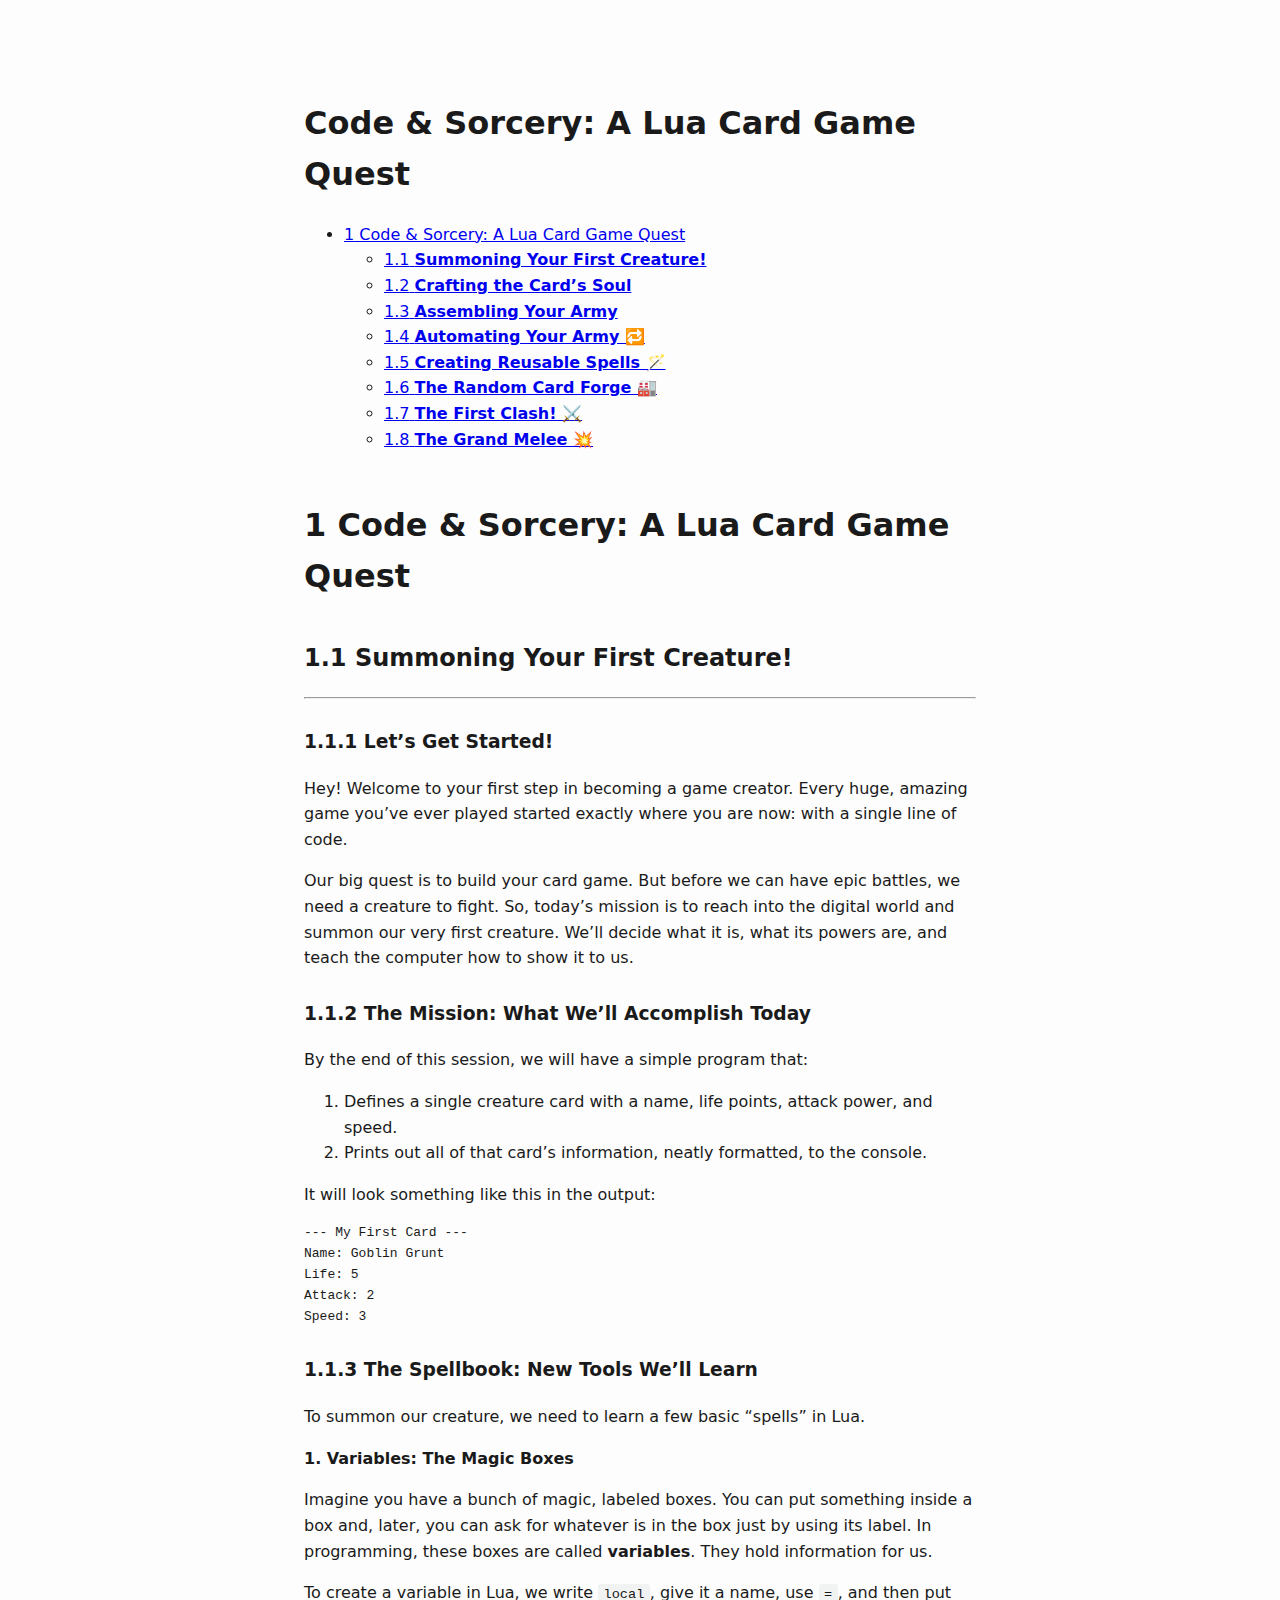
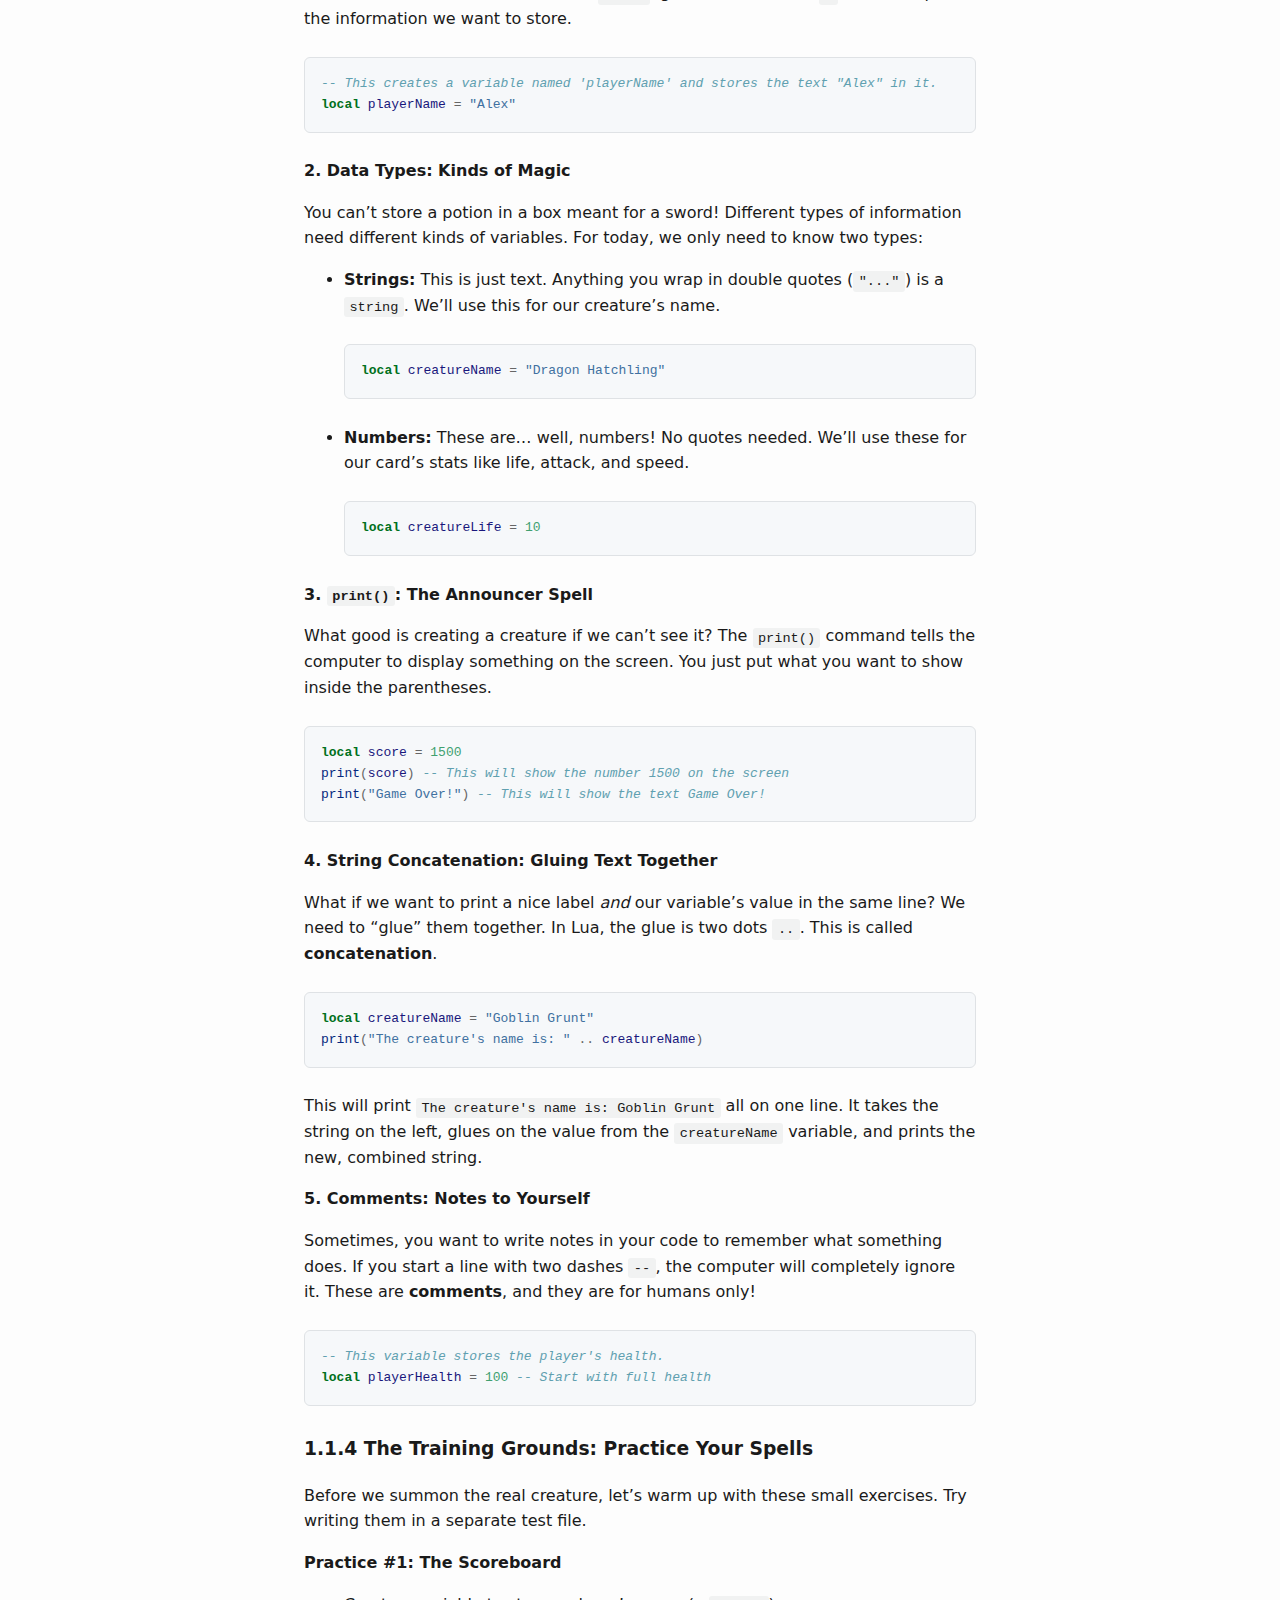
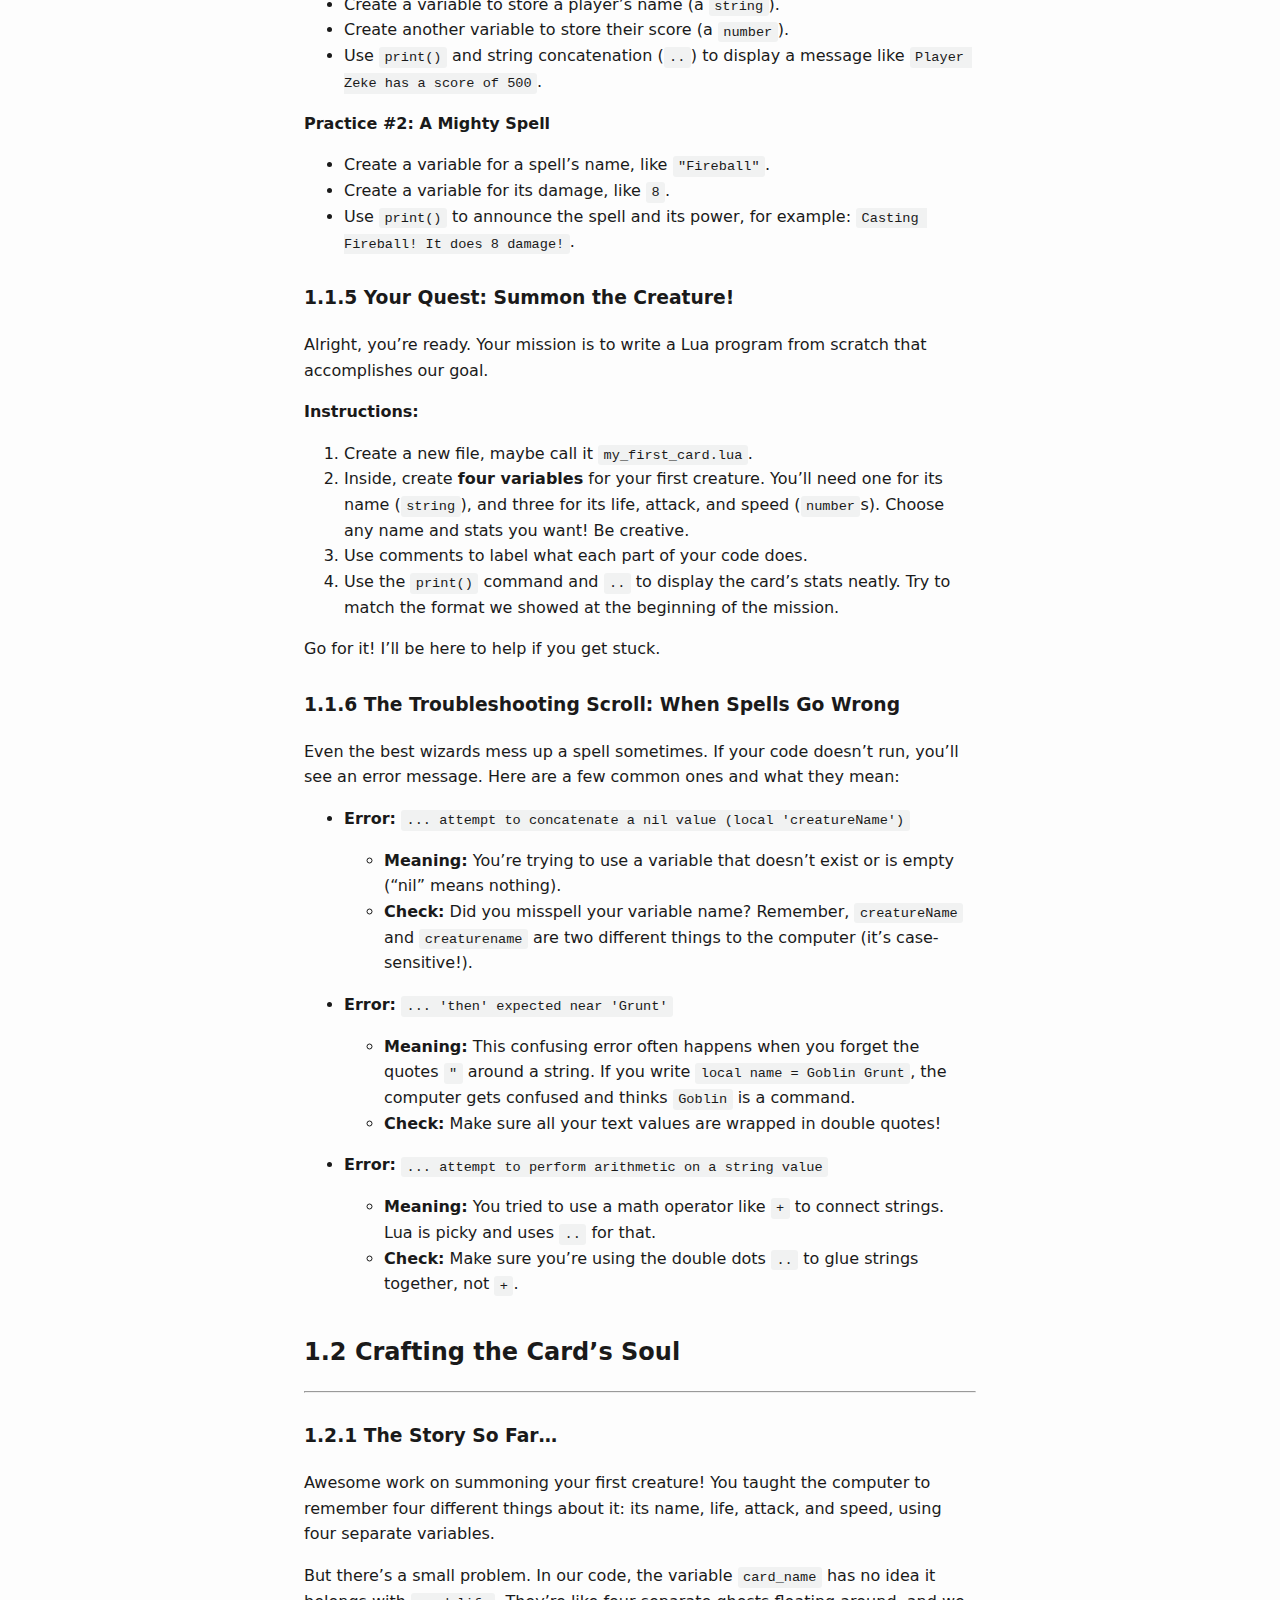
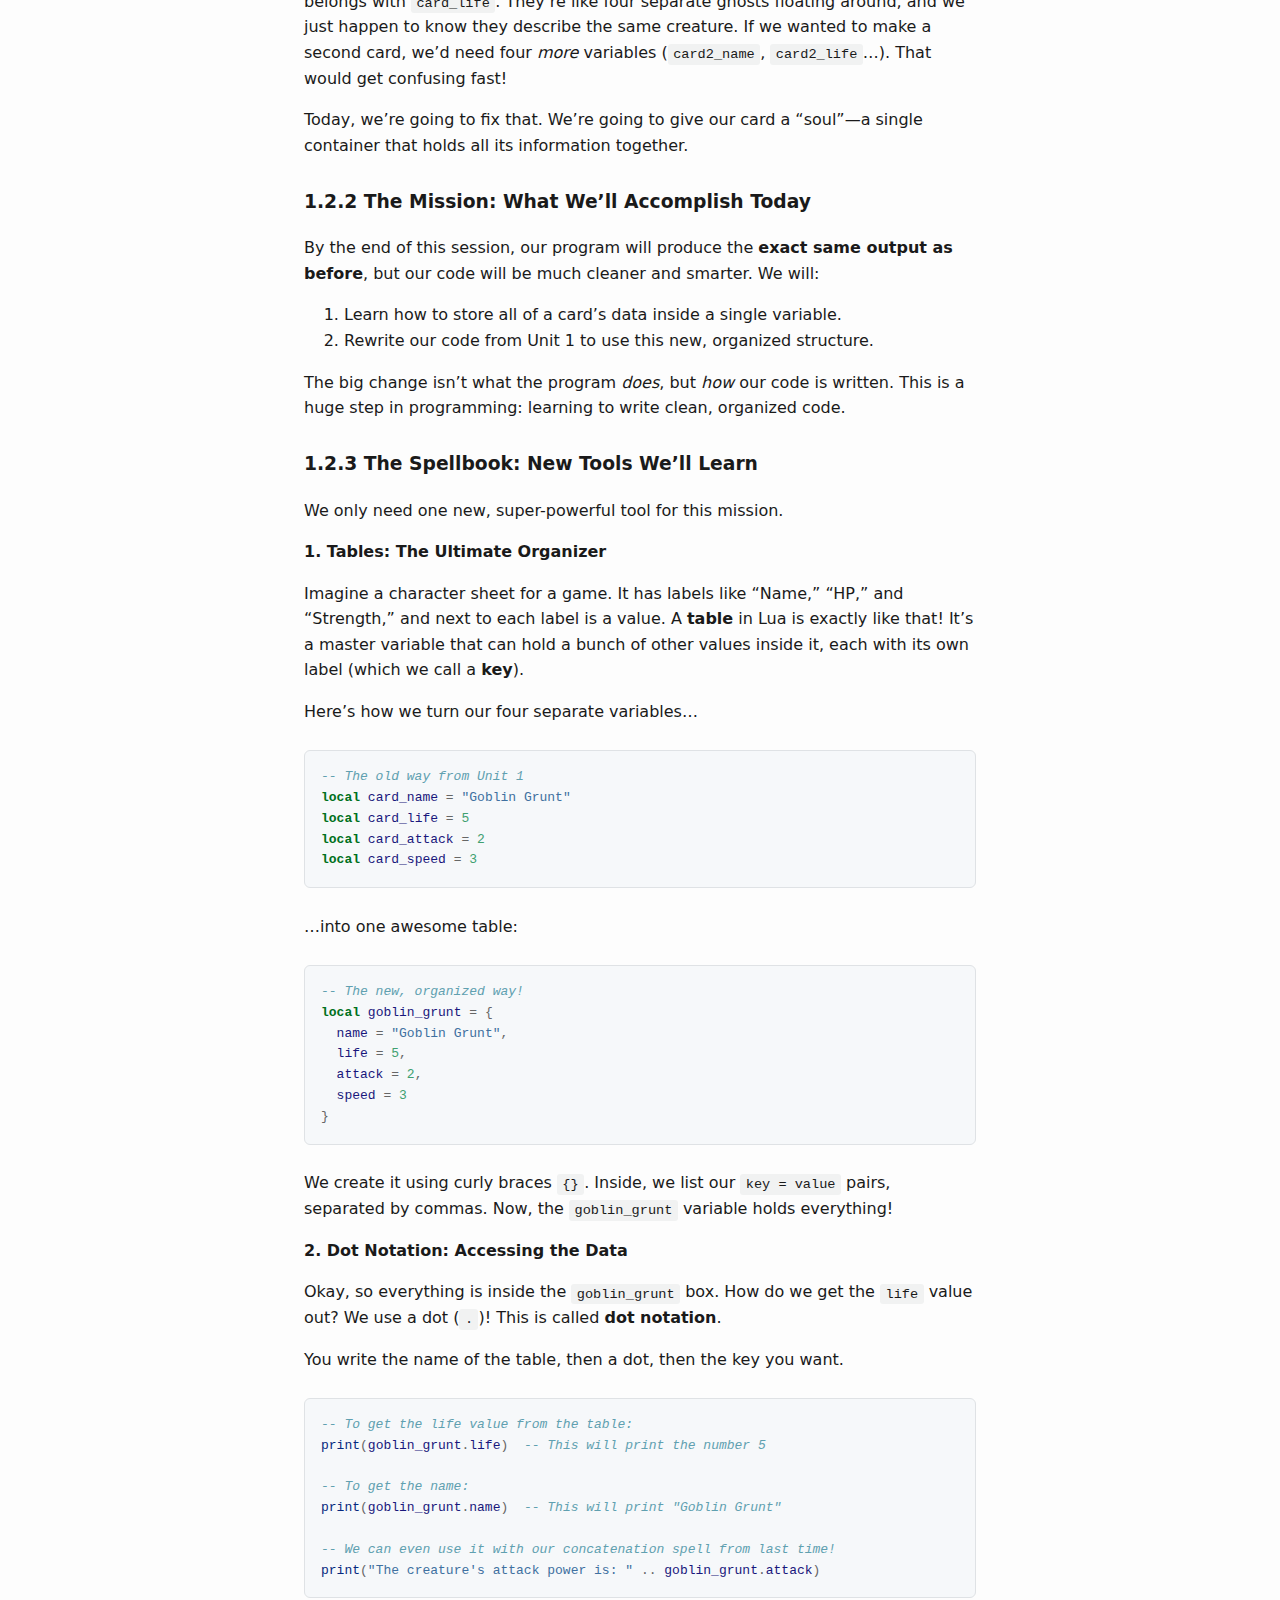
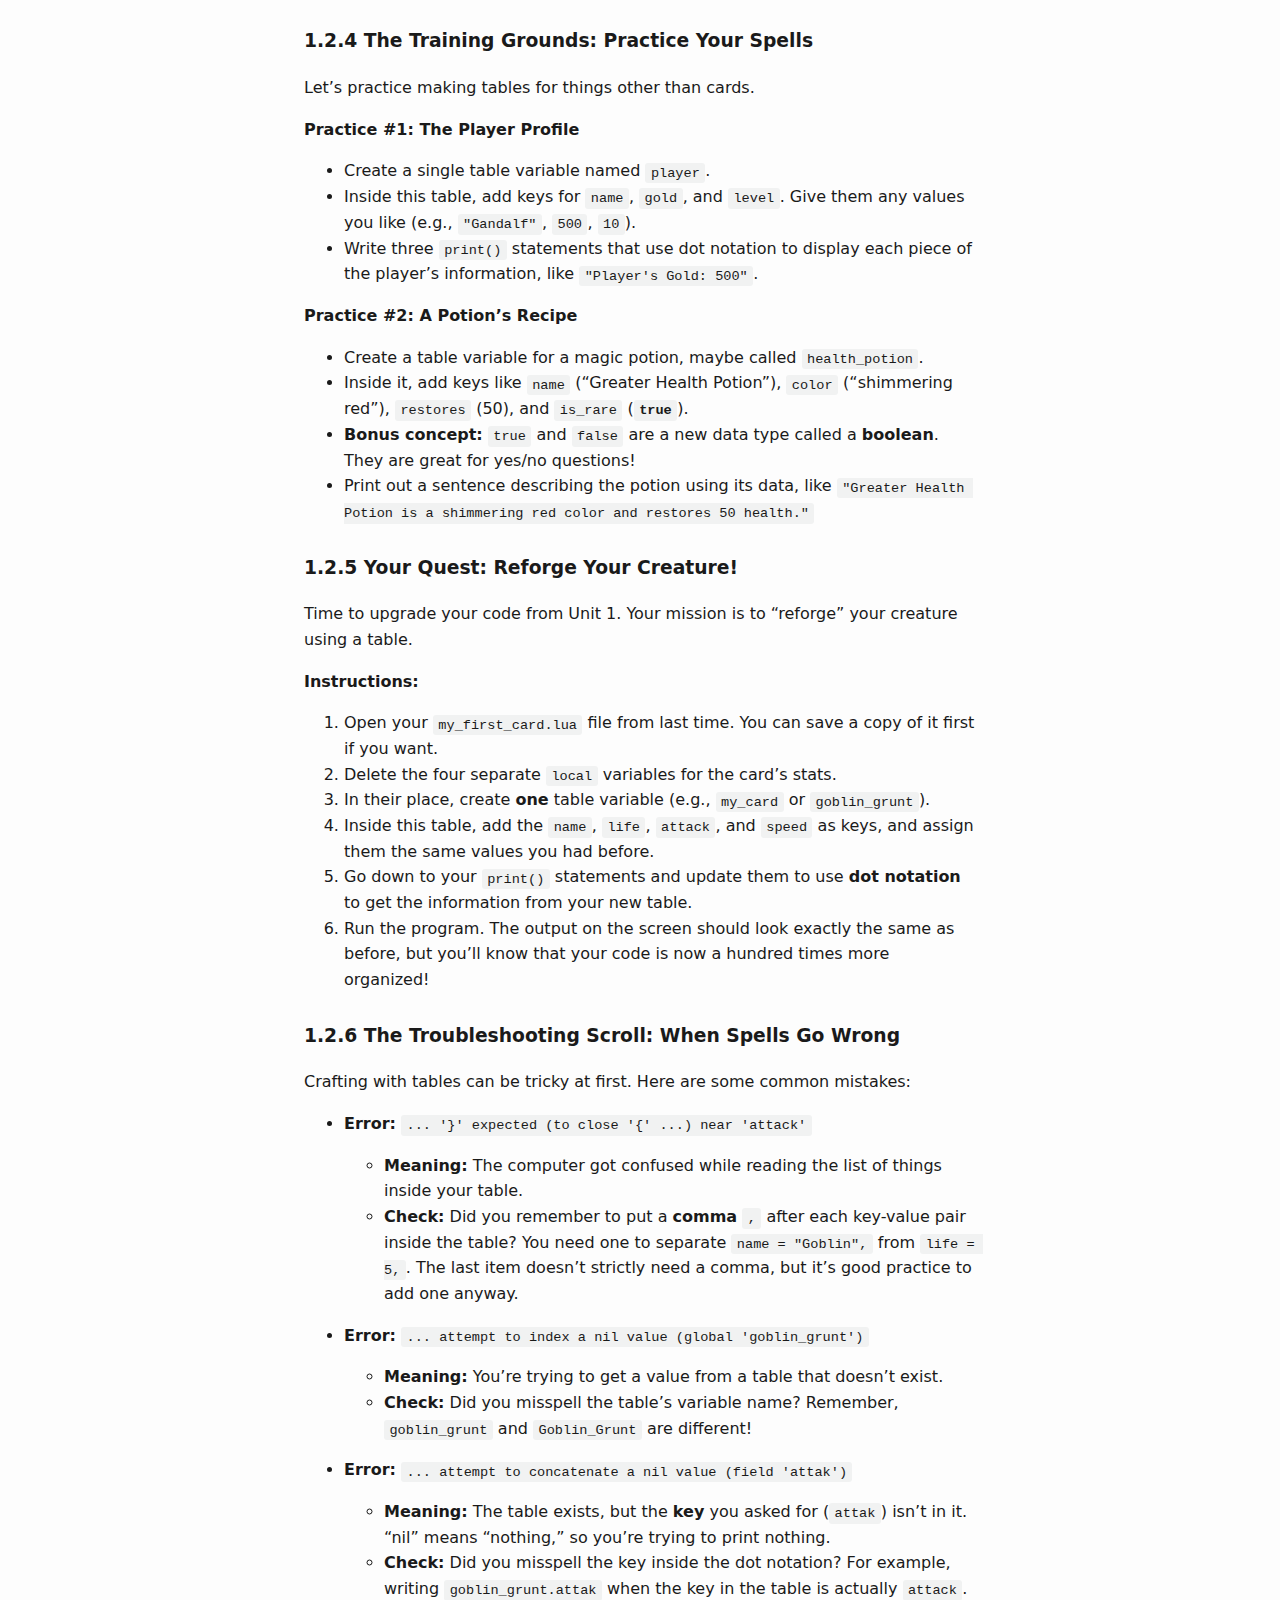
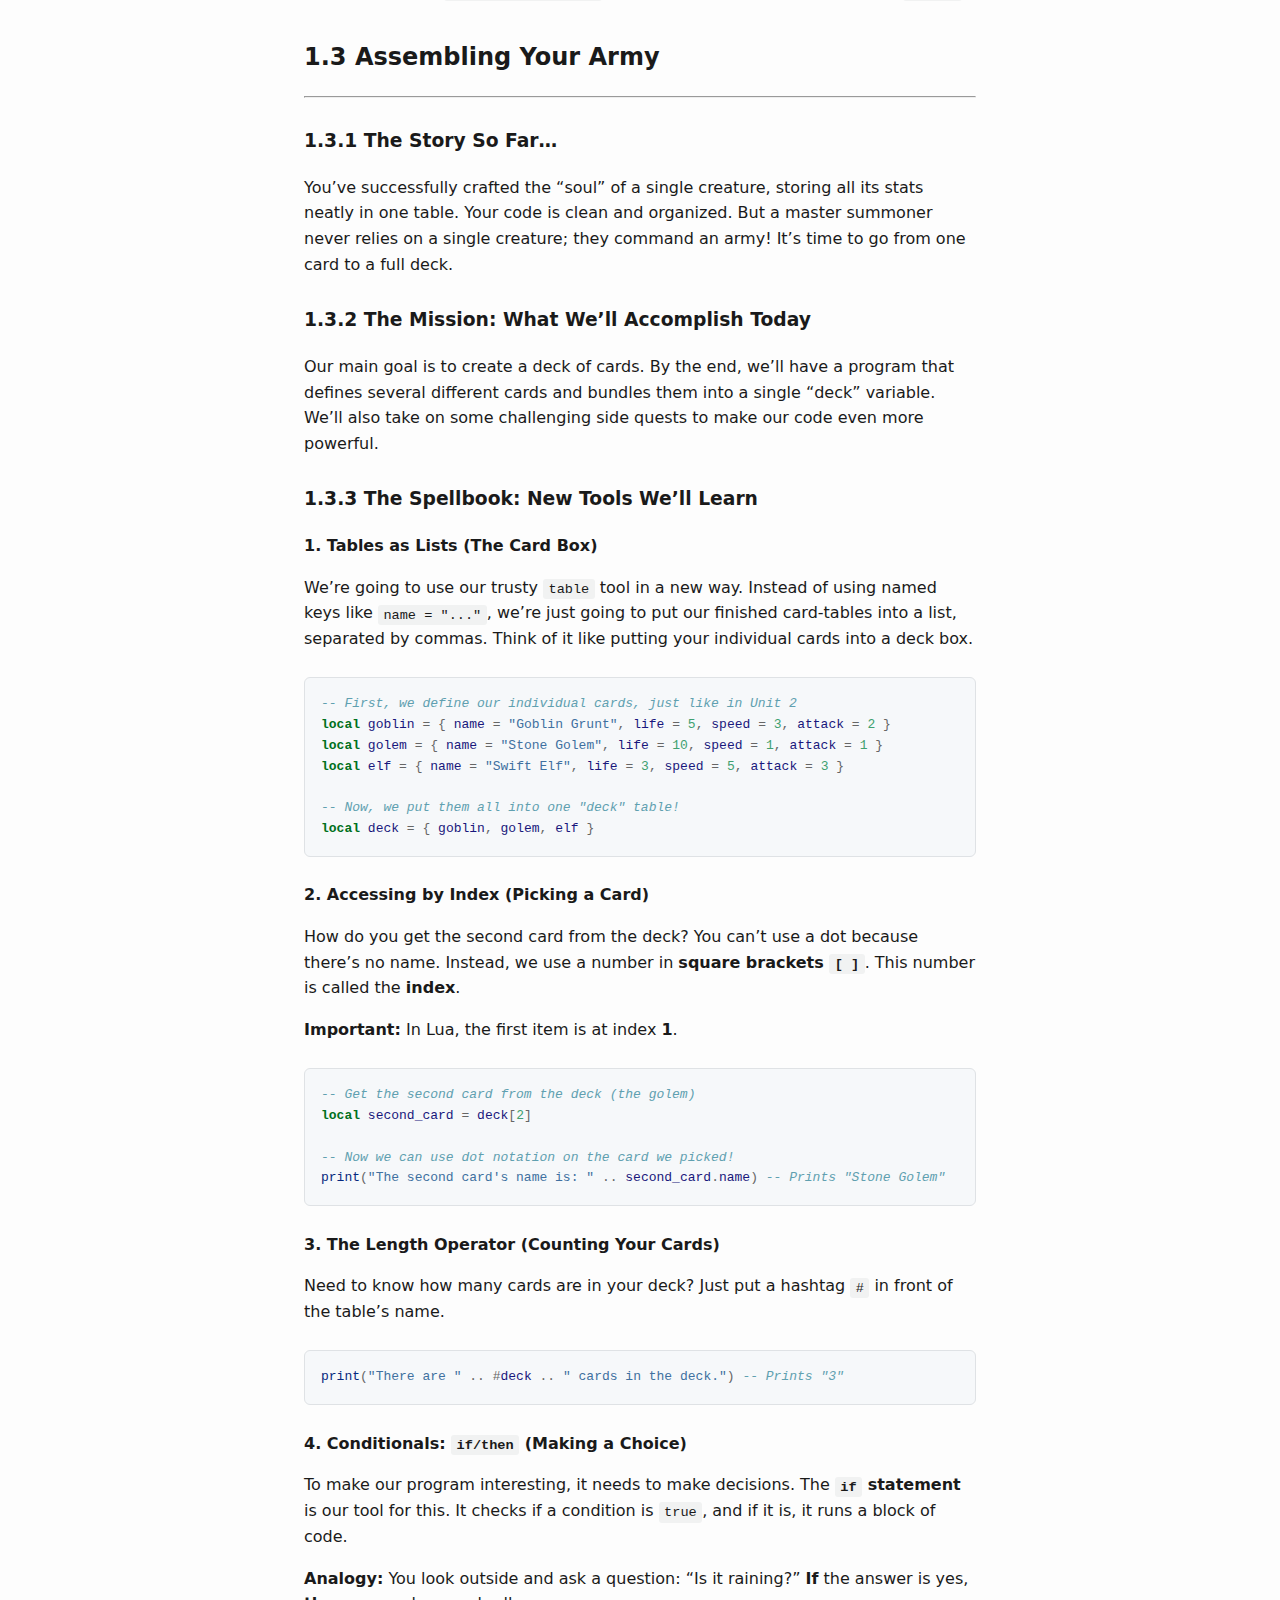
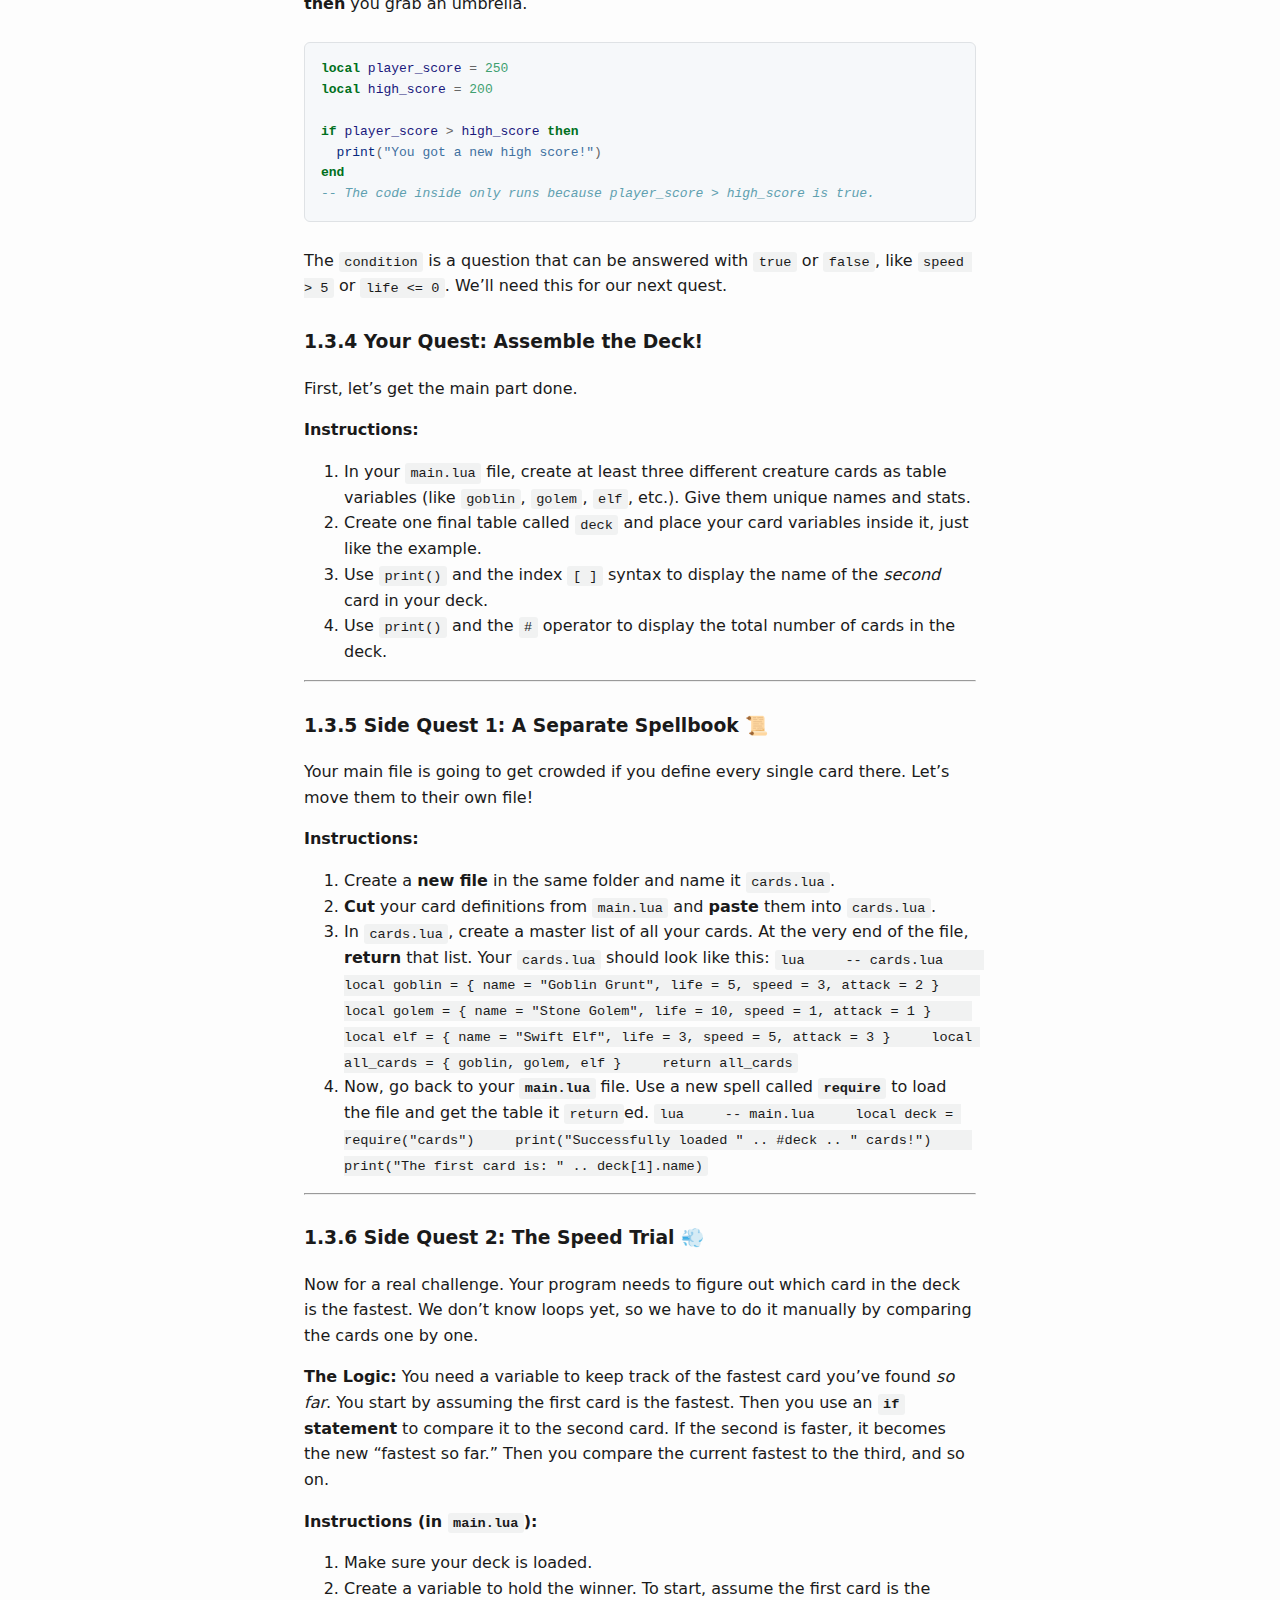
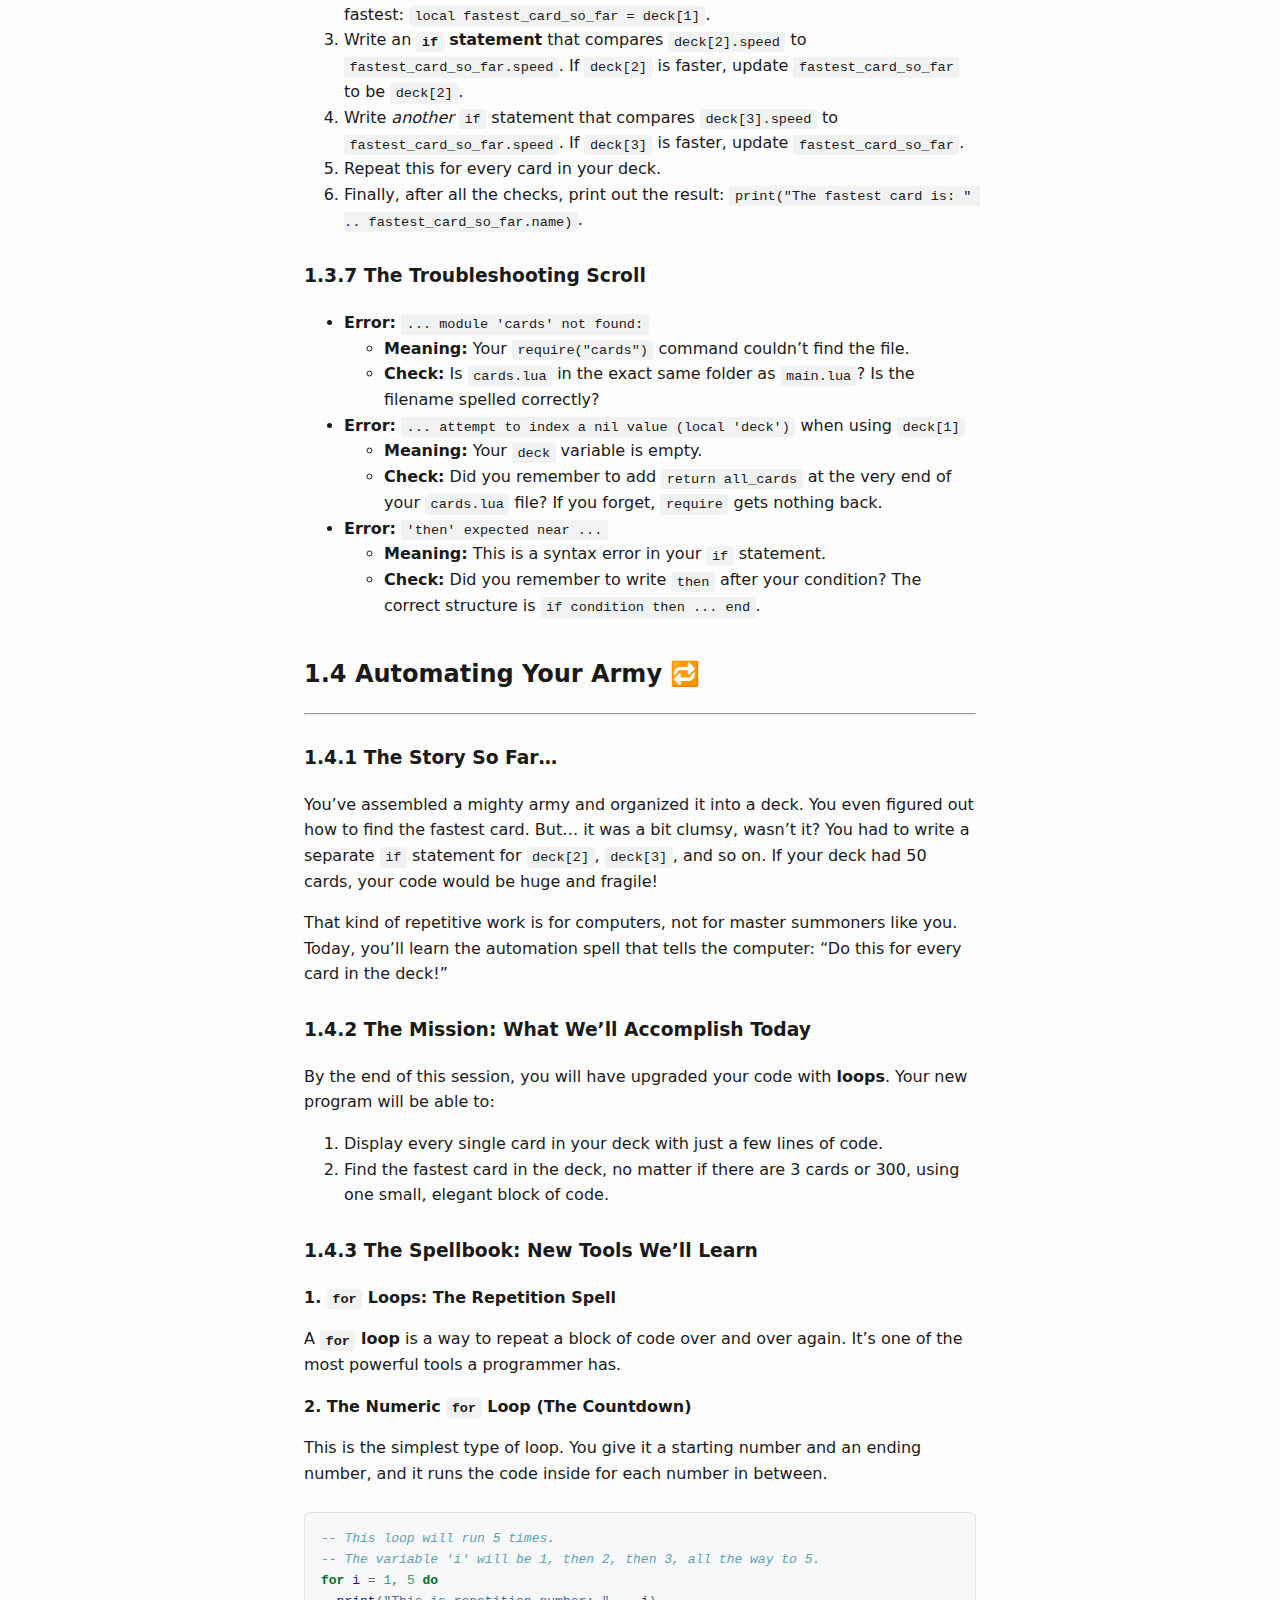
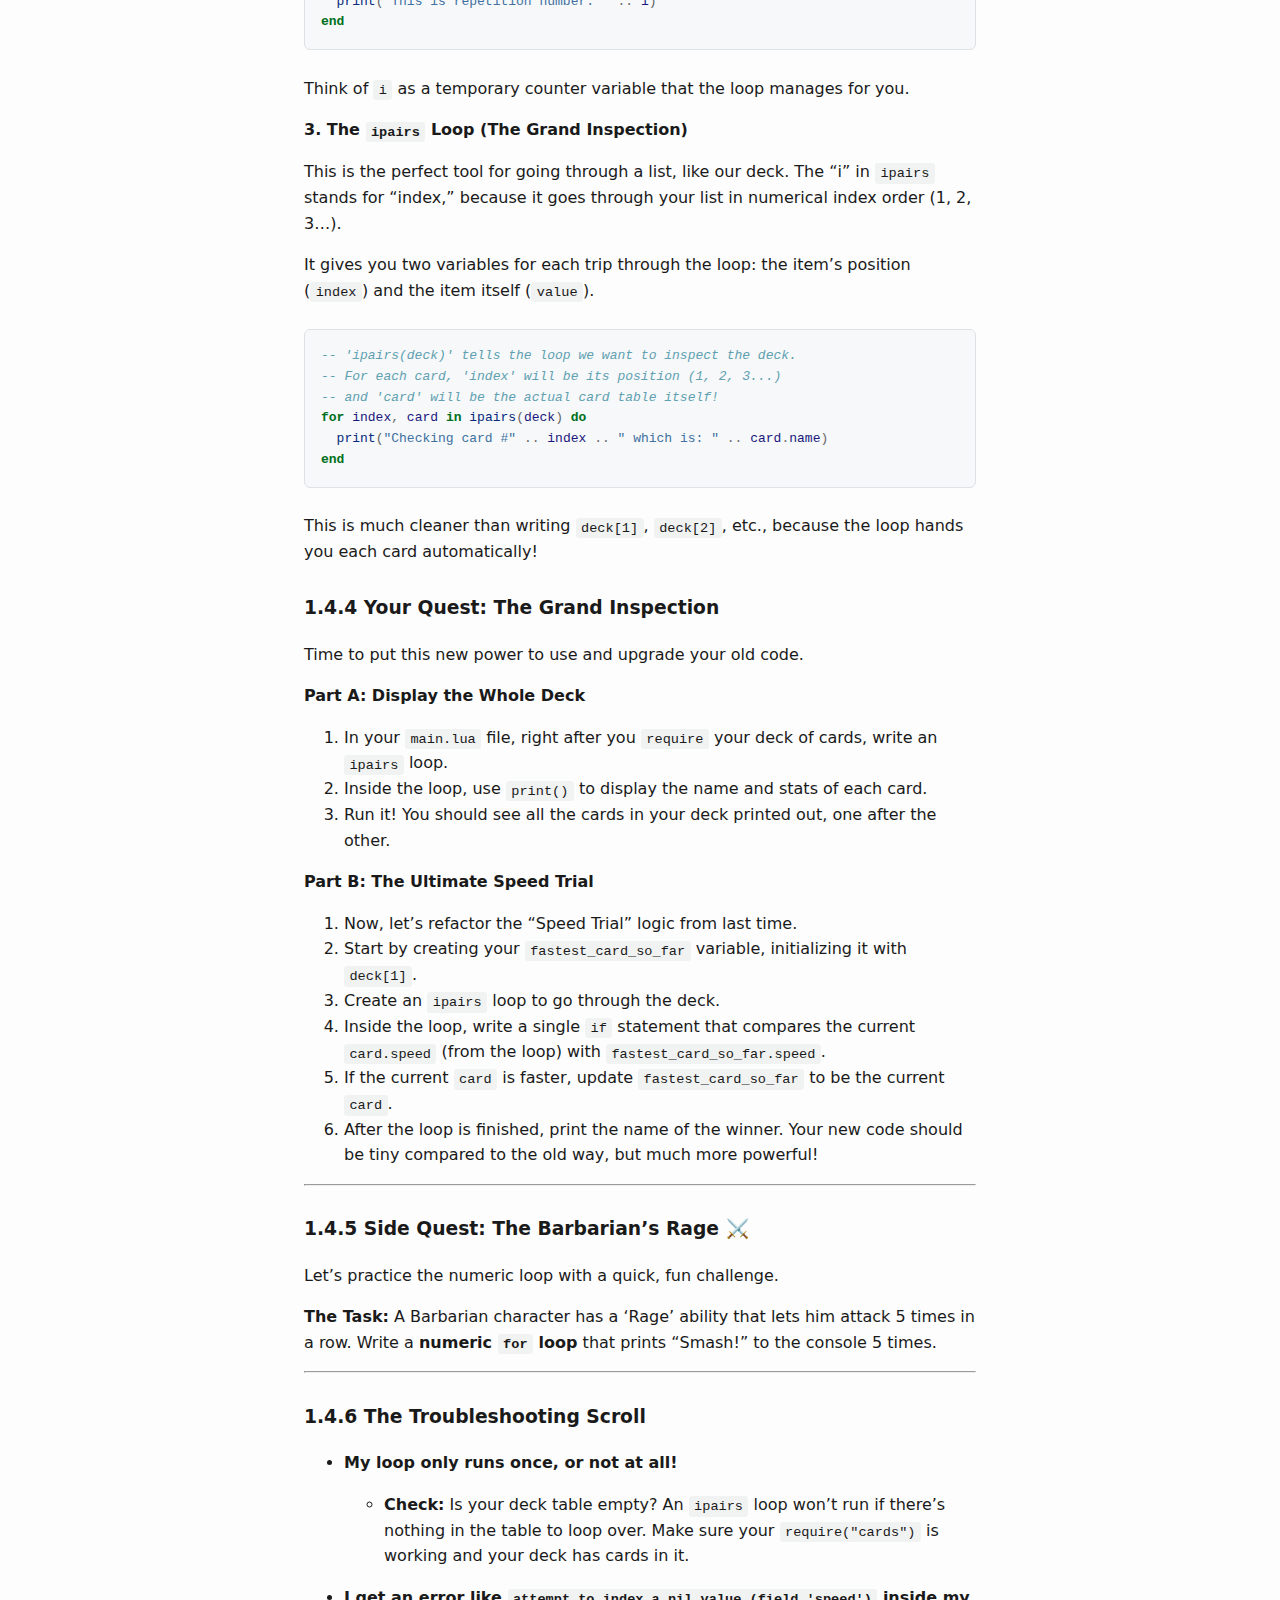
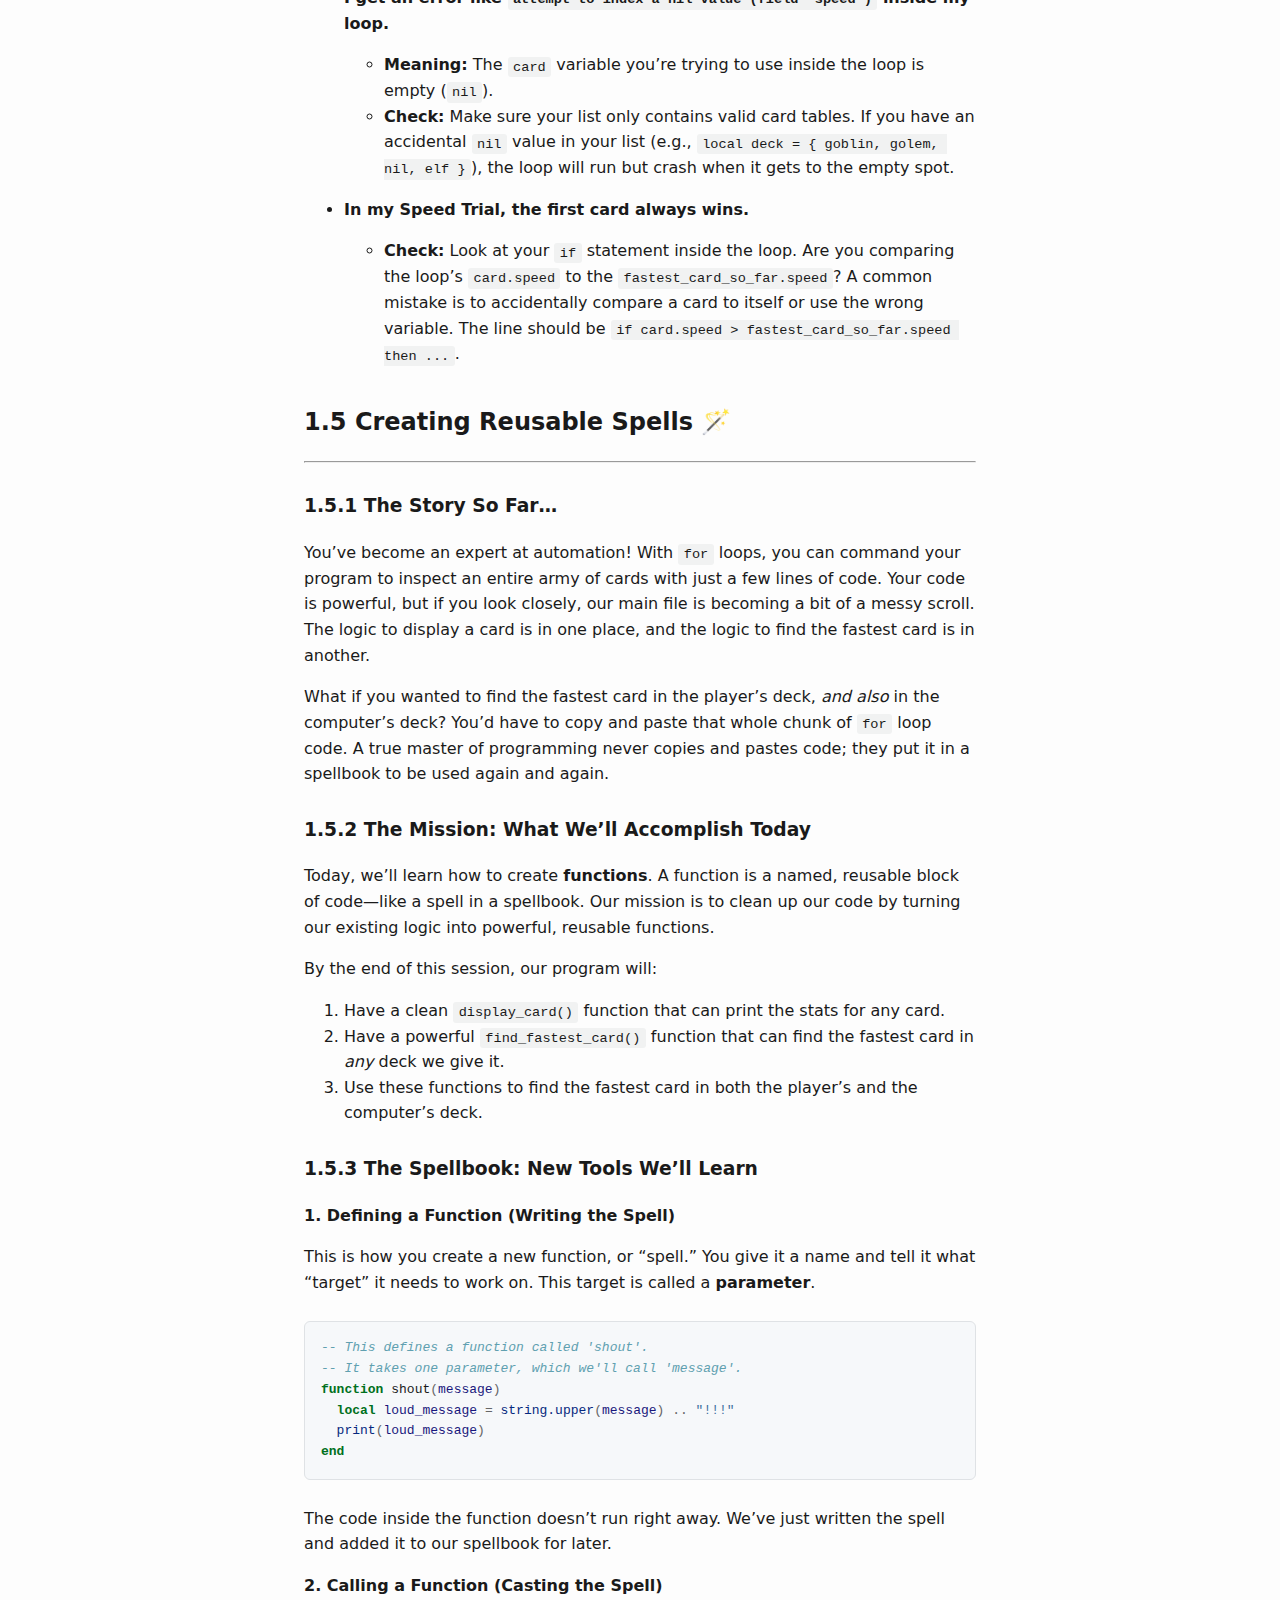
<file: index.html>
<!DOCTYPE html>
<html xmlns="http://www.w3.org/1999/xhtml" lang="" xml:lang="">
<head>
  <meta charset="utf-8" />
  <meta name="generator" content="pandoc" />
  <meta name="viewport" content="width=device-width, initial-scale=1.0, user-scalable=yes" />
  <title>Code &amp; Sorcery: A Lua Card Game Quest</title>
  <style>
    code{white-space: pre-wrap;}
    span.smallcaps{font-variant: small-caps;}
    div.columns{display: flex; gap: min(4vw, 1.5em);}
    div.column{flex: auto; overflow-x: auto;}
    div.hanging-indent{margin-left: 1.5em; text-indent: -1.5em;}
    /* The extra [class] is a hack that increases specificity enough to
       override a similar rule in reveal.js */
    ul.task-list[class]{list-style: none;}
    ul.task-list li input[type="checkbox"] {
      font-size: inherit;
      width: 0.8em;
      margin: 0 0.8em 0.2em -1.6em;
      vertical-align: middle;
    }
    .display.math{display: block; text-align: center; margin: 0.5rem auto;}
    /* CSS for syntax highlighting */
    html { -webkit-text-size-adjust: 100%; }
    pre > code.sourceCode { white-space: pre; position: relative; }
    pre > code.sourceCode > span { display: inline-block; line-height: 1.25; }
    pre > code.sourceCode > span:empty { height: 1.2em; }
    .sourceCode { overflow: visible; }
    code.sourceCode > span { color: inherit; text-decoration: inherit; }
    div.sourceCode { margin: 1em 0; }
    pre.sourceCode { margin: 0; }
    @media screen {
    div.sourceCode { overflow: auto; }
    }
    @media print {
    pre > code.sourceCode { white-space: pre-wrap; }
    pre > code.sourceCode > span { text-indent: -5em; padding-left: 5em; }
    }
    pre.numberSource code
      { counter-reset: source-line 0; }
    pre.numberSource code > span
      { position: relative; left: -4em; counter-increment: source-line; }
    pre.numberSource code > span > a:first-child::before
      { content: counter(source-line);
        position: relative; left: -1em; text-align: right; vertical-align: baseline;
        border: none; display: inline-block;
        -webkit-touch-callout: none; -webkit-user-select: none;
        -khtml-user-select: none; -moz-user-select: none;
        -ms-user-select: none; user-select: none;
        padding: 0 4px; width: 4em;
        color: #aaaaaa;
      }
    pre.numberSource { margin-left: 3em; border-left: 1px solid #aaaaaa;  padding-left: 4px; }
    div.sourceCode
      {   }
    @media screen {
    pre > code.sourceCode > span > a:first-child::before { text-decoration: underline; }
    }
    code span.al { color: #ff0000; font-weight: bold; } /* Alert */
    code span.an { color: #60a0b0; font-weight: bold; font-style: italic; } /* Annotation */
    code span.at { color: #7d9029; } /* Attribute */
    code span.bn { color: #40a070; } /* BaseN */
    code span.bu { color: #008000; } /* BuiltIn */
    code span.cf { color: #007020; font-weight: bold; } /* ControlFlow */
    code span.ch { color: #4070a0; } /* Char */
    code span.cn { color: #880000; } /* Constant */
    code span.co { color: #60a0b0; font-style: italic; } /* Comment */
    code span.cv { color: #60a0b0; font-weight: bold; font-style: italic; } /* CommentVar */
    code span.do { color: #ba2121; font-style: italic; } /* Documentation */
    code span.dt { color: #902000; } /* DataType */
    code span.dv { color: #40a070; } /* DecVal */
    code span.er { color: #ff0000; font-weight: bold; } /* Error */
    code span.ex { } /* Extension */
    code span.fl { color: #40a070; } /* Float */
    code span.fu { color: #06287e; } /* Function */
    code span.im { color: #008000; font-weight: bold; } /* Import */
    code span.in { color: #60a0b0; font-weight: bold; font-style: italic; } /* Information */
    code span.kw { color: #007020; font-weight: bold; } /* Keyword */
    code span.op { color: #666666; } /* Operator */
    code span.ot { color: #007020; } /* Other */
    code span.pp { color: #bc7a00; } /* Preprocessor */
    code span.sc { color: #4070a0; } /* SpecialChar */
    code span.ss { color: #bb6688; } /* SpecialString */
    code span.st { color: #4070a0; } /* String */
    code span.va { color: #19177c; } /* Variable */
    code span.vs { color: #4070a0; } /* VerbatimString */
    code span.wa { color: #60a0b0; font-weight: bold; font-style: italic; } /* Warning */
  </style>
  <link rel="stylesheet" href="style.css" />
</head>
<body>
<header id="title-block-header">
<h1 class="title">Code &amp; Sorcery: A Lua Card Game Quest</h1>
</header>
<nav id="TOC" role="doc-toc">
<ul>
<li><a href="#code-sorcery-a-lua-card-game-quest"
id="toc-code-sorcery-a-lua-card-game-quest"><span
class="toc-section-number">1</span> Code &amp; Sorcery: A Lua Card Game
Quest</a>
<ul>
<li><a href="#summoning-your-first-creature"
id="toc-summoning-your-first-creature"><span
class="toc-section-number">1.1</span> <strong>Summoning Your First
Creature!</strong></a></li>
<li><a href="#crafting-the-cards-soul"
id="toc-crafting-the-cards-soul"><span
class="toc-section-number">1.2</span> <strong>Crafting the Card’s
Soul</strong></a></li>
<li><a href="#assembling-your-army" id="toc-assembling-your-army"><span
class="toc-section-number">1.3</span> <strong>Assembling Your
Army</strong></a></li>
<li><a href="#automating-your-army" id="toc-automating-your-army"><span
class="toc-section-number">1.4</span> <strong>Automating Your Army
🔁</strong></a></li>
<li><a href="#creating-reusable-spells"
id="toc-creating-reusable-spells"><span
class="toc-section-number">1.5</span> <strong>Creating Reusable Spells
🪄</strong></a></li>
<li><a href="#the-random-card-forge"
id="toc-the-random-card-forge"><span
class="toc-section-number">1.6</span> <strong>The Random Card Forge
🏭</strong></a></li>
<li><a href="#the-first-clash" id="toc-the-first-clash"><span
class="toc-section-number">1.7</span> <strong>The First Clash!
⚔️</strong></a></li>
<li><a href="#the-grand-melee" id="toc-the-grand-melee"><span
class="toc-section-number">1.8</span> <strong>The Grand Melee
💥</strong></a></li>
</ul></li>
</ul>
</nav>
<h1 data-number="1" id="code-sorcery-a-lua-card-game-quest"><span
class="header-section-number">1</span> Code &amp; Sorcery: A Lua Card
Game Quest</h1>
<h2 data-number="1.1" id="summoning-your-first-creature"><span
class="header-section-number">1.1</span> <strong>Summoning Your First
Creature!</strong></h2>
<hr />
<h3 data-number="1.1.1" id="lets-get-started"><span
class="header-section-number">1.1.1</span> <strong>Let’s Get
Started!</strong></h3>
<p>Hey! Welcome to your first step in becoming a game creator. Every
huge, amazing game you’ve ever played started exactly where you are now:
with a single line of code.</p>
<p>Our big quest is to build your card game. But before we can have epic
battles, we need a creature to fight. So, today’s mission is to reach
into the digital world and summon our very first creature. We’ll decide
what it is, what its powers are, and teach the computer how to show it
to us.</p>
<h3 data-number="1.1.2"
id="the-mission-what-well-accomplish-today"><span
class="header-section-number">1.1.2</span> <strong>The Mission: What
We’ll Accomplish Today</strong></h3>
<p>By the end of this session, we will have a simple program that:</p>
<ol type="1">
<li>Defines a single creature card with a name, life points, attack
power, and speed.</li>
<li>Prints out all of that card’s information, neatly formatted, to the
console.</li>
</ol>
<p>It will look something like this in the output:</p>
<pre><code>--- My First Card ---
Name: Goblin Grunt
Life: 5
Attack: 2
Speed: 3</code></pre>
<h3 data-number="1.1.3" id="the-spellbook-new-tools-well-learn"><span
class="header-section-number">1.1.3</span> <strong>The Spellbook: New
Tools We’ll Learn</strong></h3>
<p>To summon our creature, we need to learn a few basic “spells” in
Lua.</p>
<p><strong>1. Variables: The Magic Boxes</strong></p>
<p>Imagine you have a bunch of magic, labeled boxes. You can put
something inside a box and, later, you can ask for whatever is in the
box just by using its label. In programming, these boxes are called
<strong>variables</strong>. They hold information for us.</p>
<p>To create a variable in Lua, we write <code>local</code>, give it a
name, use <code>=</code>, and then put the information we want to
store.</p>
<div class="sourceCode" id="cb2"><pre
class="sourceCode lua"><code class="sourceCode lua"><span id="cb2-1"><a href="#cb2-1" aria-hidden="true" tabindex="-1"></a><span class="co">-- This creates a variable named &#39;playerName&#39; and stores the text &quot;Alex&quot; in it.</span></span>
<span id="cb2-2"><a href="#cb2-2" aria-hidden="true" tabindex="-1"></a><span class="kw">local</span> <span class="va">playerName</span> <span class="op">=</span> <span class="st">&quot;Alex&quot;</span></span></code></pre></div>
<p><strong>2. Data Types: Kinds of Magic</strong></p>
<p>You can’t store a potion in a box meant for a sword! Different types
of information need different kinds of variables. For today, we only
need to know two types:</p>
<ul>
<li><p><strong>Strings:</strong> This is just text. Anything you wrap in
double quotes (<code>"..."</code>) is a <code>string</code>. We’ll use
this for our creature’s name.</p>
<div class="sourceCode" id="cb3"><pre
class="sourceCode lua"><code class="sourceCode lua"><span id="cb3-1"><a href="#cb3-1" aria-hidden="true" tabindex="-1"></a><span class="kw">local</span> <span class="va">creatureName</span> <span class="op">=</span> <span class="st">&quot;Dragon Hatchling&quot;</span></span></code></pre></div></li>
<li><p><strong>Numbers:</strong> These are… well, numbers! No quotes
needed. We’ll use these for our card’s stats like life, attack, and
speed.</p>
<div class="sourceCode" id="cb4"><pre
class="sourceCode lua"><code class="sourceCode lua"><span id="cb4-1"><a href="#cb4-1" aria-hidden="true" tabindex="-1"></a><span class="kw">local</span> <span class="va">creatureLife</span> <span class="op">=</span> <span class="dv">10</span></span></code></pre></div></li>
</ul>
<p><strong>3. <code>print()</code>: The Announcer Spell</strong></p>
<p>What good is creating a creature if we can’t see it? The
<code>print()</code> command tells the computer to display something on
the screen. You just put what you want to show inside the
parentheses.</p>
<div class="sourceCode" id="cb5"><pre
class="sourceCode lua"><code class="sourceCode lua"><span id="cb5-1"><a href="#cb5-1" aria-hidden="true" tabindex="-1"></a><span class="kw">local</span> <span class="va">score</span> <span class="op">=</span> <span class="dv">1500</span></span>
<span id="cb5-2"><a href="#cb5-2" aria-hidden="true" tabindex="-1"></a><span class="fu">print</span><span class="op">(</span><span class="va">score</span><span class="op">)</span> <span class="co">-- This will show the number 1500 on the screen</span></span>
<span id="cb5-3"><a href="#cb5-3" aria-hidden="true" tabindex="-1"></a><span class="fu">print</span><span class="op">(</span><span class="st">&quot;Game Over!&quot;</span><span class="op">)</span> <span class="co">-- This will show the text Game Over!</span></span></code></pre></div>
<p><strong>4. String Concatenation: Gluing Text Together</strong></p>
<p>What if we want to print a nice label <em>and</em> our variable’s
value in the same line? We need to “glue” them together. In Lua, the
glue is two dots <code>..</code>. This is called
<strong>concatenation</strong>.</p>
<div class="sourceCode" id="cb6"><pre
class="sourceCode lua"><code class="sourceCode lua"><span id="cb6-1"><a href="#cb6-1" aria-hidden="true" tabindex="-1"></a><span class="kw">local</span> <span class="va">creatureName</span> <span class="op">=</span> <span class="st">&quot;Goblin Grunt&quot;</span></span>
<span id="cb6-2"><a href="#cb6-2" aria-hidden="true" tabindex="-1"></a><span class="fu">print</span><span class="op">(</span><span class="st">&quot;The creature&#39;s name is: &quot;</span> <span class="op">..</span> <span class="va">creatureName</span><span class="op">)</span></span></code></pre></div>
<p>This will print <code>The creature's name is: Goblin Grunt</code> all
on one line. It takes the string on the left, glues on the value from
the <code>creatureName</code> variable, and prints the new, combined
string.</p>
<p><strong>5. Comments: Notes to Yourself</strong></p>
<p>Sometimes, you want to write notes in your code to remember what
something does. If you start a line with two dashes <code>--</code>, the
computer will completely ignore it. These are <strong>comments</strong>,
and they are for humans only!</p>
<div class="sourceCode" id="cb7"><pre
class="sourceCode lua"><code class="sourceCode lua"><span id="cb7-1"><a href="#cb7-1" aria-hidden="true" tabindex="-1"></a><span class="co">-- This variable stores the player&#39;s health.</span></span>
<span id="cb7-2"><a href="#cb7-2" aria-hidden="true" tabindex="-1"></a><span class="kw">local</span> <span class="va">playerHealth</span> <span class="op">=</span> <span class="dv">100</span> <span class="co">-- Start with full health</span></span></code></pre></div>
<h3 data-number="1.1.4"
id="the-training-grounds-practice-your-spells"><span
class="header-section-number">1.1.4</span> <strong>The Training Grounds:
Practice Your Spells</strong></h3>
<p>Before we summon the real creature, let’s warm up with these small
exercises. Try writing them in a separate test file.</p>
<p><strong>Practice #1: The Scoreboard</strong></p>
<ul>
<li>Create a variable to store a player’s name (a
<code>string</code>).</li>
<li>Create another variable to store their score (a
<code>number</code>).</li>
<li>Use <code>print()</code> and string concatenation (<code>..</code>)
to display a message like
<code>Player Zeke has a score of 500</code>.</li>
</ul>
<p><strong>Practice #2: A Mighty Spell</strong></p>
<ul>
<li>Create a variable for a spell’s name, like
<code>"Fireball"</code>.</li>
<li>Create a variable for its damage, like <code>8</code>.</li>
<li>Use <code>print()</code> to announce the spell and its power, for
example: <code>Casting Fireball! It does 8 damage!</code>.</li>
</ul>
<h3 data-number="1.1.5" id="your-quest-summon-the-creature"><span
class="header-section-number">1.1.5</span> <strong>Your Quest: Summon
the Creature!</strong></h3>
<p>Alright, you’re ready. Your mission is to write a Lua program from
scratch that accomplishes our goal.</p>
<p><strong>Instructions:</strong></p>
<ol type="1">
<li>Create a new file, maybe call it
<code>my_first_card.lua</code>.</li>
<li>Inside, create <strong>four variables</strong> for your first
creature. You’ll need one for its name (<code>string</code>), and three
for its life, attack, and speed (<code>number</code>s). Choose any name
and stats you want! Be creative.</li>
<li>Use comments to label what each part of your code does.</li>
<li>Use the <code>print()</code> command and <code>..</code> to display
the card’s stats neatly. Try to match the format we showed at the
beginning of the mission.</li>
</ol>
<p>Go for it! I’ll be here to help if you get stuck.</p>
<h3 data-number="1.1.6"
id="the-troubleshooting-scroll-when-spells-go-wrong"><span
class="header-section-number">1.1.6</span> <strong>The Troubleshooting
Scroll: When Spells Go Wrong</strong></h3>
<p>Even the best wizards mess up a spell sometimes. If your code doesn’t
run, you’ll see an error message. Here are a few common ones and what
they mean:</p>
<ul>
<li><p><strong>Error:</strong>
<code>... attempt to concatenate a nil value (local 'creatureName')</code></p>
<ul>
<li><strong>Meaning:</strong> You’re trying to use a variable that
doesn’t exist or is empty (“nil” means nothing).</li>
<li><strong>Check:</strong> Did you misspell your variable name?
Remember, <code>creatureName</code> and <code>creaturename</code> are
two different things to the computer (it’s case-sensitive!).</li>
</ul></li>
<li><p><strong>Error:</strong>
<code>... 'then' expected near 'Grunt'</code></p>
<ul>
<li><strong>Meaning:</strong> This confusing error often happens when
you forget the quotes <code>"</code> around a string. If you write
<code>local name = Goblin Grunt</code>, the computer gets confused and
thinks <code>Goblin</code> is a command.</li>
<li><strong>Check:</strong> Make sure all your text values are wrapped
in double quotes!</li>
</ul></li>
<li><p><strong>Error:</strong>
<code>... attempt to perform arithmetic on a string value</code></p>
<ul>
<li><strong>Meaning:</strong> You tried to use a math operator like
<code>+</code> to connect strings. Lua is picky and uses <code>..</code>
for that.</li>
<li><strong>Check:</strong> Make sure you’re using the double dots
<code>..</code> to glue strings together, not <code>+</code>.</li>
</ul></li>
</ul>
<h2 data-number="1.2" id="crafting-the-cards-soul"><span
class="header-section-number">1.2</span> <strong>Crafting the Card’s
Soul</strong></h2>
<hr />
<h3 data-number="1.2.1" id="the-story-so-far"><span
class="header-section-number">1.2.1</span> <strong>The Story So
Far…</strong></h3>
<p>Awesome work on summoning your first creature! You taught the
computer to remember four different things about it: its name, life,
attack, and speed, using four separate variables.</p>
<p>But there’s a small problem. In our code, the variable
<code>card_name</code> has no idea it belongs with
<code>card_life</code>. They’re like four separate ghosts floating
around, and we just happen to know they describe the same creature. If
we wanted to make a second card, we’d need four <em>more</em> variables
(<code>card2_name</code>, <code>card2_life</code>…). That would get
confusing fast!</p>
<p>Today, we’re going to fix that. We’re going to give our card a
“soul”—a single container that holds all its information together.</p>
<h3 data-number="1.2.2"
id="the-mission-what-well-accomplish-today-1"><span
class="header-section-number">1.2.2</span> <strong>The Mission: What
We’ll Accomplish Today</strong></h3>
<p>By the end of this session, our program will produce the
<strong>exact same output as before</strong>, but our code will be much
cleaner and smarter. We will:</p>
<ol type="1">
<li>Learn how to store all of a card’s data inside a single
variable.</li>
<li>Rewrite our code from Unit 1 to use this new, organized
structure.</li>
</ol>
<p>The big change isn’t what the program <em>does</em>, but <em>how</em>
our code is written. This is a huge step in programming: learning to
write clean, organized code.</p>
<h3 data-number="1.2.3" id="the-spellbook-new-tools-well-learn-1"><span
class="header-section-number">1.2.3</span> <strong>The Spellbook: New
Tools We’ll Learn</strong></h3>
<p>We only need one new, super-powerful tool for this mission.</p>
<p><strong>1. Tables: The Ultimate Organizer</strong></p>
<p>Imagine a character sheet for a game. It has labels like “Name,”
“HP,” and “Strength,” and next to each label is a value. A
<strong>table</strong> in Lua is exactly like that! It’s a master
variable that can hold a bunch of other values inside it, each with its
own label (which we call a <strong>key</strong>).</p>
<p>Here’s how we turn our four separate variables…</p>
<div class="sourceCode" id="cb8"><pre
class="sourceCode lua"><code class="sourceCode lua"><span id="cb8-1"><a href="#cb8-1" aria-hidden="true" tabindex="-1"></a><span class="co">-- The old way from Unit 1</span></span>
<span id="cb8-2"><a href="#cb8-2" aria-hidden="true" tabindex="-1"></a><span class="kw">local</span> <span class="va">card_name</span> <span class="op">=</span> <span class="st">&quot;Goblin Grunt&quot;</span></span>
<span id="cb8-3"><a href="#cb8-3" aria-hidden="true" tabindex="-1"></a><span class="kw">local</span> <span class="va">card_life</span> <span class="op">=</span> <span class="dv">5</span></span>
<span id="cb8-4"><a href="#cb8-4" aria-hidden="true" tabindex="-1"></a><span class="kw">local</span> <span class="va">card_attack</span> <span class="op">=</span> <span class="dv">2</span></span>
<span id="cb8-5"><a href="#cb8-5" aria-hidden="true" tabindex="-1"></a><span class="kw">local</span> <span class="va">card_speed</span> <span class="op">=</span> <span class="dv">3</span></span></code></pre></div>
<p>…into one awesome table:</p>
<div class="sourceCode" id="cb9"><pre
class="sourceCode lua"><code class="sourceCode lua"><span id="cb9-1"><a href="#cb9-1" aria-hidden="true" tabindex="-1"></a><span class="co">-- The new, organized way!</span></span>
<span id="cb9-2"><a href="#cb9-2" aria-hidden="true" tabindex="-1"></a><span class="kw">local</span> <span class="va">goblin_grunt</span> <span class="op">=</span> <span class="op">{</span></span>
<span id="cb9-3"><a href="#cb9-3" aria-hidden="true" tabindex="-1"></a>  <span class="va">name</span> <span class="op">=</span> <span class="st">&quot;Goblin Grunt&quot;</span><span class="op">,</span></span>
<span id="cb9-4"><a href="#cb9-4" aria-hidden="true" tabindex="-1"></a>  <span class="va">life</span> <span class="op">=</span> <span class="dv">5</span><span class="op">,</span></span>
<span id="cb9-5"><a href="#cb9-5" aria-hidden="true" tabindex="-1"></a>  <span class="va">attack</span> <span class="op">=</span> <span class="dv">2</span><span class="op">,</span></span>
<span id="cb9-6"><a href="#cb9-6" aria-hidden="true" tabindex="-1"></a>  <span class="va">speed</span> <span class="op">=</span> <span class="dv">3</span></span>
<span id="cb9-7"><a href="#cb9-7" aria-hidden="true" tabindex="-1"></a><span class="op">}</span></span></code></pre></div>
<p>We create it using curly braces <code>{}</code>. Inside, we list our
<code>key = value</code> pairs, separated by commas. Now, the
<code>goblin_grunt</code> variable holds everything!</p>
<p><strong>2. Dot Notation: Accessing the Data</strong></p>
<p>Okay, so everything is inside the <code>goblin_grunt</code> box. How
do we get the <code>life</code> value out? We use a dot
(<code>.</code>)! This is called <strong>dot notation</strong>.</p>
<p>You write the name of the table, then a dot, then the key you
want.</p>
<div class="sourceCode" id="cb10"><pre
class="sourceCode lua"><code class="sourceCode lua"><span id="cb10-1"><a href="#cb10-1" aria-hidden="true" tabindex="-1"></a><span class="co">-- To get the life value from the table:</span></span>
<span id="cb10-2"><a href="#cb10-2" aria-hidden="true" tabindex="-1"></a><span class="fu">print</span><span class="op">(</span><span class="va">goblin_grunt</span><span class="op">.</span><span class="va">life</span><span class="op">)</span>  <span class="co">-- This will print the number 5</span></span>
<span id="cb10-3"><a href="#cb10-3" aria-hidden="true" tabindex="-1"></a></span>
<span id="cb10-4"><a href="#cb10-4" aria-hidden="true" tabindex="-1"></a><span class="co">-- To get the name:</span></span>
<span id="cb10-5"><a href="#cb10-5" aria-hidden="true" tabindex="-1"></a><span class="fu">print</span><span class="op">(</span><span class="va">goblin_grunt</span><span class="op">.</span><span class="va">name</span><span class="op">)</span>  <span class="co">-- This will print &quot;Goblin Grunt&quot;</span></span>
<span id="cb10-6"><a href="#cb10-6" aria-hidden="true" tabindex="-1"></a></span>
<span id="cb10-7"><a href="#cb10-7" aria-hidden="true" tabindex="-1"></a><span class="co">-- We can even use it with our concatenation spell from last time!</span></span>
<span id="cb10-8"><a href="#cb10-8" aria-hidden="true" tabindex="-1"></a><span class="fu">print</span><span class="op">(</span><span class="st">&quot;The creature&#39;s attack power is: &quot;</span> <span class="op">..</span> <span class="va">goblin_grunt</span><span class="op">.</span><span class="va">attack</span><span class="op">)</span></span></code></pre></div>
<h3 data-number="1.2.4"
id="the-training-grounds-practice-your-spells-1"><span
class="header-section-number">1.2.4</span> <strong>The Training Grounds:
Practice Your Spells</strong></h3>
<p>Let’s practice making tables for things other than cards.</p>
<p><strong>Practice #1: The Player Profile</strong></p>
<ul>
<li>Create a single table variable named <code>player</code>.</li>
<li>Inside this table, add keys for <code>name</code>,
<code>gold</code>, and <code>level</code>. Give them any values you like
(e.g., <code>"Gandalf"</code>, <code>500</code>, <code>10</code>).</li>
<li>Write three <code>print()</code> statements that use dot notation to
display each piece of the player’s information, like
<code>"Player's Gold: 500"</code>.</li>
</ul>
<p><strong>Practice #2: A Potion’s Recipe</strong></p>
<ul>
<li>Create a table variable for a magic potion, maybe called
<code>health_potion</code>.</li>
<li>Inside it, add keys like <code>name</code> (“Greater Health
Potion”), <code>color</code> (“shimmering red”), <code>restores</code>
(50), and <code>is_rare</code>
(<strong><code>true</code></strong>).</li>
<li><strong>Bonus concept:</strong> <code>true</code> and
<code>false</code> are a new data type called a
<strong>boolean</strong>. They are great for yes/no questions!</li>
<li>Print out a sentence describing the potion using its data, like
<code>"Greater Health Potion is a shimmering red color and restores 50 health."</code></li>
</ul>
<h3 data-number="1.2.5" id="your-quest-reforge-your-creature"><span
class="header-section-number">1.2.5</span> <strong>Your Quest: Reforge
Your Creature!</strong></h3>
<p>Time to upgrade your code from Unit 1. Your mission is to “reforge”
your creature using a table.</p>
<p><strong>Instructions:</strong></p>
<ol type="1">
<li>Open your <code>my_first_card.lua</code> file from last time. You
can save a copy of it first if you want.</li>
<li>Delete the four separate <code>local</code> variables for the card’s
stats.</li>
<li>In their place, create <strong>one</strong> table variable (e.g.,
<code>my_card</code> or <code>goblin_grunt</code>).</li>
<li>Inside this table, add the <code>name</code>, <code>life</code>,
<code>attack</code>, and <code>speed</code> as keys, and assign them the
same values you had before.</li>
<li>Go down to your <code>print()</code> statements and update them to
use <strong>dot notation</strong> to get the information from your new
table.</li>
<li>Run the program. The output on the screen should look exactly the
same as before, but you’ll know that your code is now a hundred times
more organized!</li>
</ol>
<h3 data-number="1.2.6"
id="the-troubleshooting-scroll-when-spells-go-wrong-1"><span
class="header-section-number">1.2.6</span> <strong>The Troubleshooting
Scroll: When Spells Go Wrong</strong></h3>
<p>Crafting with tables can be tricky at first. Here are some common
mistakes:</p>
<ul>
<li><p><strong>Error:</strong>
<code>... '}' expected (to close '{' ...) near 'attack'</code></p>
<ul>
<li><strong>Meaning:</strong> The computer got confused while reading
the list of things inside your table.</li>
<li><strong>Check:</strong> Did you remember to put a
<strong>comma</strong> <code>,</code> after each key-value pair inside
the table? You need one to separate <code>name = "Goblin",</code> from
<code>life = 5,</code>. The last item doesn’t strictly need a comma, but
it’s good practice to add one anyway.</li>
</ul></li>
<li><p><strong>Error:</strong>
<code>... attempt to index a nil value (global 'goblin_grunt')</code></p>
<ul>
<li><strong>Meaning:</strong> You’re trying to get a value from a table
that doesn’t exist.</li>
<li><strong>Check:</strong> Did you misspell the table’s variable name?
Remember, <code>goblin_grunt</code> and <code>Goblin_Grunt</code> are
different!</li>
</ul></li>
<li><p><strong>Error:</strong>
<code>... attempt to concatenate a nil value (field 'attak')</code></p>
<ul>
<li><strong>Meaning:</strong> The table exists, but the
<strong>key</strong> you asked for (<code>attak</code>) isn’t in it.
“nil” means “nothing,” so you’re trying to print nothing.</li>
<li><strong>Check:</strong> Did you misspell the key inside the dot
notation? For example, writing <code>goblin_grunt.attak</code> when the
key in the table is actually <code>attack</code>.</li>
</ul></li>
</ul>
<h2 data-number="1.3" id="assembling-your-army"><span
class="header-section-number">1.3</span> <strong>Assembling Your
Army</strong></h2>
<hr />
<h3 data-number="1.3.1" id="the-story-so-far-1"><span
class="header-section-number">1.3.1</span> <strong>The Story So
Far…</strong></h3>
<p>You’ve successfully crafted the “soul” of a single creature, storing
all its stats neatly in one table. Your code is clean and organized. But
a master summoner never relies on a single creature; they command an
army! It’s time to go from one card to a full deck.</p>
<h3 data-number="1.3.2"
id="the-mission-what-well-accomplish-today-2"><span
class="header-section-number">1.3.2</span> <strong>The Mission: What
We’ll Accomplish Today</strong></h3>
<p>Our main goal is to create a deck of cards. By the end, we’ll have a
program that defines several different cards and bundles them into a
single “deck” variable. We’ll also take on some challenging side quests
to make our code even more powerful.</p>
<h3 data-number="1.3.3" id="the-spellbook-new-tools-well-learn-2"><span
class="header-section-number">1.3.3</span> <strong>The Spellbook: New
Tools We’ll Learn</strong></h3>
<p><strong>1. Tables as Lists (The Card Box)</strong></p>
<p>We’re going to use our trusty <code>table</code> tool in a new way.
Instead of using named keys like <code>name = "..."</code>, we’re just
going to put our finished card-tables into a list, separated by commas.
Think of it like putting your individual cards into a deck box.</p>
<div class="sourceCode" id="cb11"><pre
class="sourceCode lua"><code class="sourceCode lua"><span id="cb11-1"><a href="#cb11-1" aria-hidden="true" tabindex="-1"></a><span class="co">-- First, we define our individual cards, just like in Unit 2</span></span>
<span id="cb11-2"><a href="#cb11-2" aria-hidden="true" tabindex="-1"></a><span class="kw">local</span> <span class="va">goblin</span> <span class="op">=</span> <span class="op">{</span> <span class="va">name</span> <span class="op">=</span> <span class="st">&quot;Goblin Grunt&quot;</span><span class="op">,</span> <span class="va">life</span> <span class="op">=</span> <span class="dv">5</span><span class="op">,</span> <span class="va">speed</span> <span class="op">=</span> <span class="dv">3</span><span class="op">,</span> <span class="va">attack</span> <span class="op">=</span> <span class="dv">2</span> <span class="op">}</span></span>
<span id="cb11-3"><a href="#cb11-3" aria-hidden="true" tabindex="-1"></a><span class="kw">local</span> <span class="va">golem</span> <span class="op">=</span> <span class="op">{</span> <span class="va">name</span> <span class="op">=</span> <span class="st">&quot;Stone Golem&quot;</span><span class="op">,</span> <span class="va">life</span> <span class="op">=</span> <span class="dv">10</span><span class="op">,</span> <span class="va">speed</span> <span class="op">=</span> <span class="dv">1</span><span class="op">,</span> <span class="va">attack</span> <span class="op">=</span> <span class="dv">1</span> <span class="op">}</span></span>
<span id="cb11-4"><a href="#cb11-4" aria-hidden="true" tabindex="-1"></a><span class="kw">local</span> <span class="va">elf</span> <span class="op">=</span> <span class="op">{</span> <span class="va">name</span> <span class="op">=</span> <span class="st">&quot;Swift Elf&quot;</span><span class="op">,</span> <span class="va">life</span> <span class="op">=</span> <span class="dv">3</span><span class="op">,</span> <span class="va">speed</span> <span class="op">=</span> <span class="dv">5</span><span class="op">,</span> <span class="va">attack</span> <span class="op">=</span> <span class="dv">3</span> <span class="op">}</span></span>
<span id="cb11-5"><a href="#cb11-5" aria-hidden="true" tabindex="-1"></a></span>
<span id="cb11-6"><a href="#cb11-6" aria-hidden="true" tabindex="-1"></a><span class="co">-- Now, we put them all into one &quot;deck&quot; table!</span></span>
<span id="cb11-7"><a href="#cb11-7" aria-hidden="true" tabindex="-1"></a><span class="kw">local</span> <span class="va">deck</span> <span class="op">=</span> <span class="op">{</span> <span class="va">goblin</span><span class="op">,</span> <span class="va">golem</span><span class="op">,</span> <span class="va">elf</span> <span class="op">}</span></span></code></pre></div>
<p><strong>2. Accessing by Index (Picking a Card)</strong></p>
<p>How do you get the second card from the deck? You can’t use a dot
because there’s no name. Instead, we use a number in <strong>square
brackets <code>[ ]</code></strong>. This number is called the
<strong>index</strong>.</p>
<p><strong>Important:</strong> In Lua, the first item is at index
<strong>1</strong>.</p>
<div class="sourceCode" id="cb12"><pre
class="sourceCode lua"><code class="sourceCode lua"><span id="cb12-1"><a href="#cb12-1" aria-hidden="true" tabindex="-1"></a><span class="co">-- Get the second card from the deck (the golem)</span></span>
<span id="cb12-2"><a href="#cb12-2" aria-hidden="true" tabindex="-1"></a><span class="kw">local</span> <span class="va">second_card</span> <span class="op">=</span> <span class="va">deck</span><span class="op">[</span><span class="dv">2</span><span class="op">]</span></span>
<span id="cb12-3"><a href="#cb12-3" aria-hidden="true" tabindex="-1"></a></span>
<span id="cb12-4"><a href="#cb12-4" aria-hidden="true" tabindex="-1"></a><span class="co">-- Now we can use dot notation on the card we picked!</span></span>
<span id="cb12-5"><a href="#cb12-5" aria-hidden="true" tabindex="-1"></a><span class="fu">print</span><span class="op">(</span><span class="st">&quot;The second card&#39;s name is: &quot;</span> <span class="op">..</span> <span class="va">second_card</span><span class="op">.</span><span class="va">name</span><span class="op">)</span> <span class="co">-- Prints &quot;Stone Golem&quot;</span></span></code></pre></div>
<p><strong>3. The Length Operator (Counting Your Cards)</strong></p>
<p>Need to know how many cards are in your deck? Just put a hashtag
<code>#</code> in front of the table’s name.</p>
<div class="sourceCode" id="cb13"><pre
class="sourceCode lua"><code class="sourceCode lua"><span id="cb13-1"><a href="#cb13-1" aria-hidden="true" tabindex="-1"></a><span class="fu">print</span><span class="op">(</span><span class="st">&quot;There are &quot;</span> <span class="op">..</span> <span class="op">#</span><span class="va">deck</span> <span class="op">..</span> <span class="st">&quot; cards in the deck.&quot;</span><span class="op">)</span> <span class="co">-- Prints &quot;3&quot;</span></span></code></pre></div>
<p><strong>4. Conditionals: <code>if/then</code> (Making a
Choice)</strong></p>
<p>To make our program interesting, it needs to make decisions. The
<strong><code>if</code> statement</strong> is our tool for this. It
checks if a condition is <code>true</code>, and if it is, it runs a
block of code.</p>
<p><strong>Analogy:</strong> You look outside and ask a question: “Is it
raining?” <strong>If</strong> the answer is yes, <strong>then</strong>
you grab an umbrella.</p>
<div class="sourceCode" id="cb14"><pre
class="sourceCode lua"><code class="sourceCode lua"><span id="cb14-1"><a href="#cb14-1" aria-hidden="true" tabindex="-1"></a><span class="kw">local</span> <span class="va">player_score</span> <span class="op">=</span> <span class="dv">250</span></span>
<span id="cb14-2"><a href="#cb14-2" aria-hidden="true" tabindex="-1"></a><span class="kw">local</span> <span class="va">high_score</span> <span class="op">=</span> <span class="dv">200</span></span>
<span id="cb14-3"><a href="#cb14-3" aria-hidden="true" tabindex="-1"></a></span>
<span id="cb14-4"><a href="#cb14-4" aria-hidden="true" tabindex="-1"></a><span class="cf">if</span> <span class="va">player_score</span> <span class="op">&gt;</span> <span class="va">high_score</span> <span class="cf">then</span></span>
<span id="cb14-5"><a href="#cb14-5" aria-hidden="true" tabindex="-1"></a>  <span class="fu">print</span><span class="op">(</span><span class="st">&quot;You got a new high score!&quot;</span><span class="op">)</span></span>
<span id="cb14-6"><a href="#cb14-6" aria-hidden="true" tabindex="-1"></a><span class="cf">end</span></span>
<span id="cb14-7"><a href="#cb14-7" aria-hidden="true" tabindex="-1"></a><span class="co">-- The code inside only runs because player_score &gt; high_score is true.</span></span></code></pre></div>
<p>The <code>condition</code> is a question that can be answered with
<code>true</code> or <code>false</code>, like <code>speed &gt; 5</code>
or <code>life &lt;= 0</code>. We’ll need this for our next quest.</p>
<h3 data-number="1.3.4" id="your-quest-assemble-the-deck"><span
class="header-section-number">1.3.4</span> <strong>Your Quest: Assemble
the Deck!</strong></h3>
<p>First, let’s get the main part done.</p>
<p><strong>Instructions:</strong></p>
<ol type="1">
<li>In your <code>main.lua</code> file, create at least three different
creature cards as table variables (like <code>goblin</code>,
<code>golem</code>, <code>elf</code>, etc.). Give them unique names and
stats.</li>
<li>Create one final table called <code>deck</code> and place your card
variables inside it, just like the example.</li>
<li>Use <code>print()</code> and the index <code>[ ]</code> syntax to
display the name of the <em>second</em> card in your deck.</li>
<li>Use <code>print()</code> and the <code>#</code> operator to display
the total number of cards in the deck.</li>
</ol>
<hr />
<h3 data-number="1.3.5" id="side-quest-1-a-separate-spellbook"><span
class="header-section-number">1.3.5</span> <strong>Side Quest 1: A
Separate Spellbook 📜</strong></h3>
<p>Your main file is going to get crowded if you define every single
card there. Let’s move them to their own file!</p>
<p><strong>Instructions:</strong></p>
<ol type="1">
<li>Create a <strong>new file</strong> in the same folder and name it
<code>cards.lua</code>.</li>
<li><strong>Cut</strong> your card definitions from
<code>main.lua</code> and <strong>paste</strong> them into
<code>cards.lua</code>.</li>
<li>In <code>cards.lua</code>, create a master list of all your cards.
At the very end of the file, <strong>return</strong> that list. Your
<code>cards.lua</code> should look like this:
<code>lua     -- cards.lua     local goblin = { name = "Goblin Grunt", life = 5, speed = 3, attack = 2 }     local golem = { name = "Stone Golem", life = 10, speed = 1, attack = 1 }     local elf = { name = "Swift Elf", life = 3, speed = 5, attack = 3 }     local all_cards = { goblin, golem, elf }     return all_cards</code></li>
<li>Now, go back to your <strong><code>main.lua</code></strong> file.
Use a new spell called <strong><code>require</code></strong> to load the
file and get the table it <code>return</code>ed.
<code>lua     -- main.lua     local deck = require("cards")     print("Successfully loaded " .. #deck .. " cards!")     print("The first card is: " .. deck[1].name)</code></li>
</ol>
<hr />
<h3 data-number="1.3.6" id="side-quest-2-the-speed-trial"><span
class="header-section-number">1.3.6</span> <strong>Side Quest 2: The
Speed Trial 💨</strong></h3>
<p>Now for a real challenge. Your program needs to figure out which card
in the deck is the fastest. We don’t know loops yet, so we have to do it
manually by comparing the cards one by one.</p>
<p><strong>The Logic:</strong> You need a variable to keep track of the
fastest card you’ve found <em>so far</em>. You start by assuming the
first card is the fastest. Then you use an <strong><code>if</code>
statement</strong> to compare it to the second card. If the second is
faster, it becomes the new “fastest so far.” Then you compare the
current fastest to the third, and so on.</p>
<p><strong>Instructions (in <code>main.lua</code>):</strong></p>
<ol type="1">
<li>Make sure your deck is loaded.</li>
<li>Create a variable to hold the winner. To start, assume the first
card is the fastest:
<code>local fastest_card_so_far = deck[1]</code>.</li>
<li>Write an <strong><code>if</code> statement</strong> that compares
<code>deck[2].speed</code> to <code>fastest_card_so_far.speed</code>. If
<code>deck[2]</code> is faster, update <code>fastest_card_so_far</code>
to be <code>deck[2]</code>.</li>
<li>Write <em>another</em> <code>if</code> statement that compares
<code>deck[3].speed</code> to <code>fastest_card_so_far.speed</code>. If
<code>deck[3]</code> is faster, update
<code>fastest_card_so_far</code>.</li>
<li>Repeat this for every card in your deck.</li>
<li>Finally, after all the checks, print out the result:
<code>print("The fastest card is: " .. fastest_card_so_far.name)</code>.</li>
</ol>
<h3 data-number="1.3.7" id="the-troubleshooting-scroll"><span
class="header-section-number">1.3.7</span> <strong>The Troubleshooting
Scroll</strong></h3>
<ul>
<li><strong>Error:</strong> <code>... module 'cards' not found:</code>
<ul>
<li><strong>Meaning:</strong> Your <code>require("cards")</code> command
couldn’t find the file.</li>
<li><strong>Check:</strong> Is <code>cards.lua</code> in the exact same
folder as <code>main.lua</code>? Is the filename spelled correctly?</li>
</ul></li>
<li><strong>Error:</strong>
<code>... attempt to index a nil value (local 'deck')</code> when using
<code>deck[1]</code>
<ul>
<li><strong>Meaning:</strong> Your <code>deck</code> variable is
empty.</li>
<li><strong>Check:</strong> Did you remember to add
<code>return all_cards</code> at the very end of your
<code>cards.lua</code> file? If you forget, <code>require</code> gets
nothing back.</li>
</ul></li>
<li><strong>Error:</strong> <code>'then' expected near ...</code>
<ul>
<li><strong>Meaning:</strong> This is a syntax error in your
<code>if</code> statement.</li>
<li><strong>Check:</strong> Did you remember to write <code>then</code>
after your condition? The correct structure is
<code>if condition then ... end</code>.</li>
</ul></li>
</ul>
<h2 data-number="1.4" id="automating-your-army"><span
class="header-section-number">1.4</span> <strong>Automating Your Army
🔁</strong></h2>
<hr />
<h3 data-number="1.4.1" id="the-story-so-far-2"><span
class="header-section-number">1.4.1</span> <strong>The Story So
Far…</strong></h3>
<p>You’ve assembled a mighty army and organized it into a deck. You even
figured out how to find the fastest card. But… it was a bit clumsy,
wasn’t it? You had to write a separate <code>if</code> statement for
<code>deck[2]</code>, <code>deck[3]</code>, and so on. If your deck had
50 cards, your code would be huge and fragile!</p>
<p>That kind of repetitive work is for computers, not for master
summoners like you. Today, you’ll learn the automation spell that tells
the computer: “Do this for every card in the deck!”</p>
<h3 data-number="1.4.2"
id="the-mission-what-well-accomplish-today-3"><span
class="header-section-number">1.4.2</span> <strong>The Mission: What
We’ll Accomplish Today</strong></h3>
<p>By the end of this session, you will have upgraded your code with
<strong>loops</strong>. Your new program will be able to:</p>
<ol type="1">
<li>Display every single card in your deck with just a few lines of
code.</li>
<li>Find the fastest card in the deck, no matter if there are 3 cards or
300, using one small, elegant block of code.</li>
</ol>
<h3 data-number="1.4.3" id="the-spellbook-new-tools-well-learn-3"><span
class="header-section-number">1.4.3</span> <strong>The Spellbook: New
Tools We’ll Learn</strong></h3>
<p><strong>1. <code>for</code> Loops: The Repetition Spell</strong></p>
<p>A <strong><code>for</code> loop</strong> is a way to repeat a block
of code over and over again. It’s one of the most powerful tools a
programmer has.</p>
<p><strong>2. The Numeric <code>for</code> Loop (The
Countdown)</strong></p>
<p>This is the simplest type of loop. You give it a starting number and
an ending number, and it runs the code inside for each number in
between.</p>
<div class="sourceCode" id="cb15"><pre
class="sourceCode lua"><code class="sourceCode lua"><span id="cb15-1"><a href="#cb15-1" aria-hidden="true" tabindex="-1"></a><span class="co">-- This loop will run 5 times.</span></span>
<span id="cb15-2"><a href="#cb15-2" aria-hidden="true" tabindex="-1"></a><span class="co">-- The variable &#39;i&#39; will be 1, then 2, then 3, all the way to 5.</span></span>
<span id="cb15-3"><a href="#cb15-3" aria-hidden="true" tabindex="-1"></a><span class="cf">for</span> <span class="va">i</span> <span class="op">=</span> <span class="dv">1</span><span class="op">,</span> <span class="dv">5</span> <span class="cf">do</span></span>
<span id="cb15-4"><a href="#cb15-4" aria-hidden="true" tabindex="-1"></a>  <span class="fu">print</span><span class="op">(</span><span class="st">&quot;This is repetition number: &quot;</span> <span class="op">..</span> <span class="va">i</span><span class="op">)</span></span>
<span id="cb15-5"><a href="#cb15-5" aria-hidden="true" tabindex="-1"></a><span class="cf">end</span></span></code></pre></div>
<p>Think of <code>i</code> as a temporary counter variable that the loop
manages for you.</p>
<p><strong>3. The <code>ipairs</code> Loop (The Grand
Inspection)</strong></p>
<p>This is the perfect tool for going through a list, like our deck. The
“i” in <code>ipairs</code> stands for “index,” because it goes through
your list in numerical index order (1, 2, 3…).</p>
<p>It gives you two variables for each trip through the loop: the item’s
position (<code>index</code>) and the item itself
(<code>value</code>).</p>
<div class="sourceCode" id="cb16"><pre
class="sourceCode lua"><code class="sourceCode lua"><span id="cb16-1"><a href="#cb16-1" aria-hidden="true" tabindex="-1"></a><span class="co">-- &#39;ipairs(deck)&#39; tells the loop we want to inspect the deck.</span></span>
<span id="cb16-2"><a href="#cb16-2" aria-hidden="true" tabindex="-1"></a><span class="co">-- For each card, &#39;index&#39; will be its position (1, 2, 3...)</span></span>
<span id="cb16-3"><a href="#cb16-3" aria-hidden="true" tabindex="-1"></a><span class="co">-- and &#39;card&#39; will be the actual card table itself!</span></span>
<span id="cb16-4"><a href="#cb16-4" aria-hidden="true" tabindex="-1"></a><span class="cf">for</span> <span class="va">index</span><span class="op">,</span> <span class="va">card</span> <span class="kw">in</span> <span class="fu">ipairs</span><span class="op">(</span><span class="va">deck</span><span class="op">)</span> <span class="cf">do</span></span>
<span id="cb16-5"><a href="#cb16-5" aria-hidden="true" tabindex="-1"></a>  <span class="fu">print</span><span class="op">(</span><span class="st">&quot;Checking card #&quot;</span> <span class="op">..</span> <span class="va">index</span> <span class="op">..</span> <span class="st">&quot; which is: &quot;</span> <span class="op">..</span> <span class="va">card</span><span class="op">.</span><span class="va">name</span><span class="op">)</span></span>
<span id="cb16-6"><a href="#cb16-6" aria-hidden="true" tabindex="-1"></a><span class="cf">end</span></span></code></pre></div>
<p>This is much cleaner than writing <code>deck[1]</code>,
<code>deck[2]</code>, etc., because the loop hands you each card
automatically!</p>
<h3 data-number="1.4.4" id="your-quest-the-grand-inspection"><span
class="header-section-number">1.4.4</span> <strong>Your Quest: The Grand
Inspection</strong></h3>
<p>Time to put this new power to use and upgrade your old code.</p>
<p><strong>Part A: Display the Whole Deck</strong></p>
<ol type="1">
<li>In your <code>main.lua</code> file, right after you
<code>require</code> your deck of cards, write an <code>ipairs</code>
loop.</li>
<li>Inside the loop, use <code>print()</code> to display the name and
stats of each card.</li>
<li>Run it! You should see all the cards in your deck printed out, one
after the other.</li>
</ol>
<p><strong>Part B: The Ultimate Speed Trial</strong></p>
<ol type="1">
<li>Now, let’s refactor the “Speed Trial” logic from last time.</li>
<li>Start by creating your <code>fastest_card_so_far</code> variable,
initializing it with <code>deck[1]</code>.</li>
<li>Create an <code>ipairs</code> loop to go through the deck.</li>
<li>Inside the loop, write a single <code>if</code> statement that
compares the current <code>card.speed</code> (from the loop) with
<code>fastest_card_so_far.speed</code>.</li>
<li>If the current <code>card</code> is faster, update
<code>fastest_card_so_far</code> to be the current
<code>card</code>.</li>
<li>After the loop is finished, print the name of the winner. Your new
code should be tiny compared to the old way, but much more
powerful!</li>
</ol>
<hr />
<h3 data-number="1.4.5" id="side-quest-the-barbarians-rage"><span
class="header-section-number">1.4.5</span> <strong>Side Quest: The
Barbarian’s Rage ⚔️</strong></h3>
<p>Let’s practice the numeric loop with a quick, fun challenge.</p>
<p><strong>The Task:</strong> A Barbarian character has a ‘Rage’ ability
that lets him attack 5 times in a row. Write a <strong>numeric
<code>for</code> loop</strong> that prints “Smash!” to the console 5
times.</p>
<hr />
<h3 data-number="1.4.6" id="the-troubleshooting-scroll-1"><span
class="header-section-number">1.4.6</span> <strong>The Troubleshooting
Scroll</strong></h3>
<ul>
<li><p><strong>My loop only runs once, or not at all!</strong></p>
<ul>
<li><strong>Check:</strong> Is your deck table empty? An
<code>ipairs</code> loop won’t run if there’s nothing in the table to
loop over. Make sure your <code>require("cards")</code> is working and
your deck has cards in it.</li>
</ul></li>
<li><p><strong>I get an error like
<code>attempt to index a nil value (field 'speed')</code> inside my
loop.</strong></p>
<ul>
<li><strong>Meaning:</strong> The <code>card</code> variable you’re
trying to use inside the loop is empty (<code>nil</code>).</li>
<li><strong>Check:</strong> Make sure your list only contains valid card
tables. If you have an accidental <code>nil</code> value in your list
(e.g., <code>local deck = { goblin, golem, nil, elf }</code>), the loop
will run but crash when it gets to the empty spot.</li>
</ul></li>
<li><p><strong>In my Speed Trial, the first card always
wins.</strong></p>
<ul>
<li><strong>Check:</strong> Look at your <code>if</code> statement
inside the loop. Are you comparing the loop’s <code>card.speed</code> to
the <code>fastest_card_so_far.speed</code>? A common mistake is to
accidentally compare a card to itself or use the wrong variable. The
line should be
<code>if card.speed &gt; fastest_card_so_far.speed then ...</code>.</li>
</ul></li>
</ul>
<h2 data-number="1.5" id="creating-reusable-spells"><span
class="header-section-number">1.5</span> <strong>Creating Reusable
Spells 🪄</strong></h2>
<hr />
<h3 data-number="1.5.1" id="the-story-so-far-3"><span
class="header-section-number">1.5.1</span> <strong>The Story So
Far…</strong></h3>
<p>You’ve become an expert at automation! With <code>for</code> loops,
you can command your program to inspect an entire army of cards with
just a few lines of code. Your code is powerful, but if you look
closely, our main file is becoming a bit of a messy scroll. The logic to
display a card is in one place, and the logic to find the fastest card
is in another.</p>
<p>What if you wanted to find the fastest card in the player’s deck,
<em>and also</em> in the computer’s deck? You’d have to copy and paste
that whole chunk of <code>for</code> loop code. A true master of
programming never copies and pastes code; they put it in a spellbook to
be used again and again.</p>
<h3 data-number="1.5.2"
id="the-mission-what-well-accomplish-today-4"><span
class="header-section-number">1.5.2</span> <strong>The Mission: What
We’ll Accomplish Today</strong></h3>
<p>Today, we’ll learn how to create <strong>functions</strong>. A
function is a named, reusable block of code—like a spell in a spellbook.
Our mission is to clean up our code by turning our existing logic into
powerful, reusable functions.</p>
<p>By the end of this session, our program will:</p>
<ol type="1">
<li>Have a clean <code>display_card()</code> function that can print the
stats for any card.</li>
<li>Have a powerful <code>find_fastest_card()</code> function that can
find the fastest card in <em>any</em> deck we give it.</li>
<li>Use these functions to find the fastest card in both the player’s
and the computer’s deck.</li>
</ol>
<h3 data-number="1.5.3" id="the-spellbook-new-tools-well-learn-4"><span
class="header-section-number">1.5.3</span> <strong>The Spellbook: New
Tools We’ll Learn</strong></h3>
<p><strong>1. Defining a Function (Writing the Spell)</strong></p>
<p>This is how you create a new function, or “spell.” You give it a name
and tell it what “target” it needs to work on. This target is called a
<strong>parameter</strong>.</p>
<div class="sourceCode" id="cb17"><pre
class="sourceCode lua"><code class="sourceCode lua"><span id="cb17-1"><a href="#cb17-1" aria-hidden="true" tabindex="-1"></a><span class="co">-- This defines a function called &#39;shout&#39;.</span></span>
<span id="cb17-2"><a href="#cb17-2" aria-hidden="true" tabindex="-1"></a><span class="co">-- It takes one parameter, which we&#39;ll call &#39;message&#39;.</span></span>
<span id="cb17-3"><a href="#cb17-3" aria-hidden="true" tabindex="-1"></a><span class="kw">function</span> shout<span class="op">(</span><span class="va">message</span><span class="op">)</span></span>
<span id="cb17-4"><a href="#cb17-4" aria-hidden="true" tabindex="-1"></a>  <span class="kw">local</span> <span class="va">loud_message</span> <span class="op">=</span> <span class="fu">string.upper</span><span class="op">(</span><span class="va">message</span><span class="op">)</span> <span class="op">..</span> <span class="st">&quot;!!!&quot;</span></span>
<span id="cb17-5"><a href="#cb17-5" aria-hidden="true" tabindex="-1"></a>  <span class="fu">print</span><span class="op">(</span><span class="va">loud_message</span><span class="op">)</span></span>
<span id="cb17-6"><a href="#cb17-6" aria-hidden="true" tabindex="-1"></a><span class="kw">end</span></span></code></pre></div>
<p>The code inside the function doesn’t run right away. We’ve just
written the spell and added it to our spellbook for later.</p>
<p><strong>2. Calling a Function (Casting the Spell)</strong></p>
<p>To use the function, you “call” it by its name and give it the actual
data it needs to work on. This data is called an
<strong>argument</strong>.</p>
<div class="sourceCode" id="cb18"><pre
class="sourceCode lua"><code class="sourceCode lua"><span id="cb18-1"><a href="#cb18-1" aria-hidden="true" tabindex="-1"></a><span class="co">-- Here, we call the &#39;shout&#39; function.</span></span>
<span id="cb18-2"><a href="#cb18-2" aria-hidden="true" tabindex="-1"></a><span class="co">-- The string &quot;hello&quot; is the argument we pass to the &#39;message&#39; parameter.</span></span>
<span id="cb18-3"><a href="#cb18-3" aria-hidden="true" tabindex="-1"></a>shout<span class="op">(</span><span class="st">&quot;hello&quot;</span><span class="op">)</span> <span class="co">-- Prints &quot;HELLO!!!&quot;</span></span>
<span id="cb18-4"><a href="#cb18-4" aria-hidden="true" tabindex="-1"></a>shout<span class="op">(</span><span class="st">&quot;I&#39;m learning functions&quot;</span><span class="op">)</span> <span class="co">-- Prints &quot;I&#39;M LEARNING FUNCTIONS!!!&quot;</span></span></code></pre></div>
<p>We wrote the logic once and can now use it on any message we
want!</p>
<p><strong>3. Returning a Value (Getting a Result)</strong></p>
<p>Some spells just perform an action (like <code>shout</code>), but
others are meant to find something and give it back to you. The
<code>return</code> keyword is how a function hands a value back to the
code that called it.</p>
<div class="sourceCode" id="cb19"><pre
class="sourceCode lua"><code class="sourceCode lua"><span id="cb19-1"><a href="#cb19-1" aria-hidden="true" tabindex="-1"></a><span class="kw">function</span> add<span class="op">(</span><span class="va">number1</span><span class="op">,</span> <span class="va">number2</span><span class="op">)</span></span>
<span id="cb19-2"><a href="#cb19-2" aria-hidden="true" tabindex="-1"></a>  <span class="kw">local</span> <span class="va">result</span> <span class="op">=</span> <span class="va">number1</span> <span class="op">+</span> <span class="va">number2</span></span>
<span id="cb19-3"><a href="#cb19-3" aria-hidden="true" tabindex="-1"></a>  <span class="cf">return</span> <span class="va">result</span> <span class="co">-- This sends the value of &#39;result&#39; back out.</span></span>
<span id="cb19-4"><a href="#cb19-4" aria-hidden="true" tabindex="-1"></a><span class="kw">end</span></span>
<span id="cb19-5"><a href="#cb19-5" aria-hidden="true" tabindex="-1"></a></span>
<span id="cb19-6"><a href="#cb19-6" aria-hidden="true" tabindex="-1"></a><span class="co">-- Call the function and store the returned value in a variable.</span></span>
<span id="cb19-7"><a href="#cb19-7" aria-hidden="true" tabindex="-1"></a><span class="kw">local</span> <span class="va">sum</span> <span class="op">=</span> add<span class="op">(</span><span class="dv">5</span><span class="op">,</span> <span class="dv">3</span><span class="op">)</span></span>
<span id="cb19-8"><a href="#cb19-8" aria-hidden="true" tabindex="-1"></a><span class="fu">print</span><span class="op">(</span><span class="va">sum</span><span class="op">)</span> <span class="co">-- Prints 8</span></span></code></pre></div>
<h3 data-number="1.5.4" id="your-quest-part-a-the-display-charm"><span
class="header-section-number">1.5.4</span> <strong>Your Quest Part A:
The Display Charm</strong></h3>
<p>Let’s turn our card-display logic into a function.</p>
<p><strong>Instructions:</strong></p>
<ol type="1">
<li>Near the top of your <code>main.lua</code> file, define a new
function: <code>function display_card(a_card) ... end</code>.</li>
<li>Find your <code>ipairs</code> loop that you used to print the deck.
<strong>Cut</strong> the <code>print</code> statements from inside that
loop.</li>
<li><strong>Paste</strong> those <code>print</code> statements inside
your new <code>display_card</code> function.</li>
<li><strong>Important:</strong> Change the variable you use inside the
function to match the parameter name (e.g., change
<code>card.name</code> to <code>a_card.name</code>).</li>
<li>Now, go back to your main <code>ipairs</code> loop. The inside of
the loop should now just be one line of code: a call to your new
function!
<code>lua     for index, card in ipairs(deck) do       display_card(card) -- Cast the spell on each card in the deck!     end</code></li>
</ol>
<p>Your program will do the same thing, but your main loop is now much
cleaner, and you have a reusable tool for displaying any card you
want.</p>
<h3 data-number="1.5.5" id="your-quest-part-b-the-seeker-spell"><span
class="header-section-number">1.5.5</span> <strong>Your Quest Part B:
The Seeker Spell</strong></h3>
<p>This is where the real power becomes clear. We’ll turn our “Speed
Trial” code into a function and use it on two different decks.</p>
<p><strong>Instructions:</strong></p>
<ol type="1">
<li><p>First, let’s set up two decks in <code>main.lua</code>. Load your
master list of cards, and then create two smaller decks from it.</p>
<div class="sourceCode" id="cb20"><pre
class="sourceCode lua"><code class="sourceCode lua"><span id="cb20-1"><a href="#cb20-1" aria-hidden="true" tabindex="-1"></a><span class="kw">local</span> <span class="va">all_cards</span> <span class="op">=</span> <span class="fu">require</span><span class="op">(</span><span class="st">&quot;cards&quot;</span><span class="op">)</span></span>
<span id="cb20-2"><a href="#cb20-2" aria-hidden="true" tabindex="-1"></a></span>
<span id="cb20-3"><a href="#cb20-3" aria-hidden="true" tabindex="-1"></a><span class="co">-- Create two different decks for our two players.</span></span>
<span id="cb20-4"><a href="#cb20-4" aria-hidden="true" tabindex="-1"></a><span class="kw">local</span> <span class="va">player_deck</span> <span class="op">=</span> <span class="op">{</span> <span class="va">all_cards</span><span class="op">[</span><span class="dv">1</span><span class="op">],</span> <span class="va">all_cards</span><span class="op">[</span><span class="dv">3</span><span class="op">]</span> <span class="op">}</span></span>
<span id="cb20-5"><a href="#cb20-5" aria-hidden="true" tabindex="-1"></a><span class="kw">local</span> <span class="va">computer_deck</span> <span class="op">=</span> <span class="op">{</span> <span class="va">all_cards</span><span class="op">[</span><span class="dv">2</span><span class="op">],</span> <span class="va">all_cards</span><span class="op">[</span><span class="dv">4</span><span class="op">]</span> <span class="op">}</span> <span class="co">-- Make sure you have at least 4 cards defined!</span></span></code></pre></div></li>
<li><p>Define a new function:
<code>function find_fastest_card(a_deck) ... end</code>.</p></li>
<li><p><strong>Cut</strong> all the logic from your “Speed Trial” quest
(creating <code>fastest_card_so_far</code> and the <code>ipairs</code>
loop) and <strong>paste</strong> it inside this new function.</p></li>
<li><p>Adjust the code inside the function to work on the
<code>a_deck</code> parameter instead of the global
<code>deck</code>.</p></li>
<li><p>At the very end of the function, after the loop, add the line:
<code>return fastest_card_so_far</code>.</p></li>
<li><p>Now, in your main code, call your function twice—once for each
deck—and store the results.</p>
<div class="sourceCode" id="cb21"><pre
class="sourceCode lua"><code class="sourceCode lua"><span id="cb21-1"><a href="#cb21-1" aria-hidden="true" tabindex="-1"></a><span class="kw">local</span> <span class="va">fastest_in_player_deck</span> <span class="op">=</span> find_fastest_card<span class="op">(</span><span class="va">player_deck</span><span class="op">)</span></span>
<span id="cb21-2"><a href="#cb21-2" aria-hidden="true" tabindex="-1"></a><span class="kw">local</span> <span class="va">fastest_in_computer_deck</span> <span class="op">=</span> find_fastest_card<span class="op">(</span><span class="va">computer_deck</span><span class="op">)</span></span>
<span id="cb21-3"><a href="#cb21-3" aria-hidden="true" tabindex="-1"></a></span>
<span id="cb21-4"><a href="#cb21-4" aria-hidden="true" tabindex="-1"></a><span class="fu">print</span><span class="op">(</span><span class="st">&quot;--- Battle Analysis ---&quot;</span><span class="op">)</span></span>
<span id="cb21-5"><a href="#cb21-5" aria-hidden="true" tabindex="-1"></a><span class="fu">print</span><span class="op">(</span><span class="st">&quot;Player&#39;s fastest card is: &quot;</span> <span class="op">..</span> <span class="va">fastest_in_player_deck</span><span class="op">.</span><span class="va">name</span><span class="op">)</span></span>
<span id="cb21-6"><a href="#cb21-6" aria-hidden="true" tabindex="-1"></a><span class="fu">print</span><span class="op">(</span><span class="st">&quot;Computer&#39;s fastest card is: &quot;</span> <span class="op">..</span> <span class="va">fastest_in_computer_deck</span><span class="op">.</span><span class="va">name</span><span class="op">)</span></span></code></pre></div></li>
</ol>
<p>Run your code. You just performed a complex analysis on two different
data sets using a single, reusable spell. This is what programming is
all about!</p>
<h3 data-number="1.5.6" id="the-troubleshooting-scroll-2"><span
class="header-section-number">1.5.6</span> <strong>The Troubleshooting
Scroll</strong></h3>
<ul>
<li><p><strong>Error:
<code>... attempt to concatenate a nil value (local 'fastest_in_player_deck')</code></strong></p>
<ul>
<li><strong>Meaning:</strong> The <code>find_fastest_card</code>
function didn’t hand anything back, so the variable is empty
(<code>nil</code>).</li>
<li><strong>Check:</strong> Did you remember to put
<code>return fastest_card_so_far</code> at the very end of your
function?</li>
</ul></li>
<li><p><strong>My <code>display_card</code> function isn’t working and
gives a <code>nil</code> error.</strong></p>
<ul>
<li><strong>Check:</strong> When you defined your function, you gave the
parameter a name, like <code>a_card</code>. Did you remember to use that
<em>exact same name</em> for the variables inside the function (e.g.,
<code>a_card.name</code>, <code>a_card.life</code>)?</li>
</ul></li>
<li><p><strong>I call my function, but nothing happens.</strong></p>
<ul>
<li><strong>Check:</strong> Remember that some functions just
<code>return</code> a value; they don’t print anything themselves. After
you call <code>find_fastest_card</code>, you need to <code>print</code>
the result that it gave you back.</li>
</ul></li>
</ul>
<h2 data-number="1.6" id="the-random-card-forge"><span
class="header-section-number">1.6</span> <strong>The Random Card Forge
🏭</strong></h2>
<hr />
<h3 data-number="1.6.1" id="the-story-so-far-4"><span
class="header-section-number">1.6.1</span> <strong>The Story So
Far…</strong></h3>
<p>You’ve mastered creating reusable spells with functions! Your code is
clean, organized, and powerful. But you still have to write out every
single card by hand. This is slow, and it makes your game
predictable.</p>
<p>What if your game could create new, surprising cards <em>on its
own</em>, every time you play? Today, we’re building the heart of the
game factory: a function that forges brand-new, random cards from
scratch.</p>
<h3 data-number="1.6.2"
id="the-mission-what-well-accomplish-today-5"><span
class="header-section-number">1.6.2</span> <strong>The Mission: What
We’ll Accomplish Today</strong></h3>
<p>Our mission is to build a single, powerful function:
<code>generate_random_card()</code>. When we call this function, it will
create and return a complete, unique, and balanced card table.</p>
<p>The generated card will have:</p>
<ol type="1">
<li>A random name, created by combining adjectives and nouns (e.g.,
“Vengeful Knight”).</li>
<li>Random stats for life, attack, and speed.</li>
<li><strong>Balanced Stats:</strong> The card will obey a special rule:
the sum of its life, attack, and speed must not be greater than a set
number (e.g., 20).</li>
</ol>
<h3 data-number="1.6.3" id="the-spellbook-new-tools-well-learn-5"><span
class="header-section-number">1.6.3</span> <strong>The Spellbook: New
Tools We’ll Learn</strong></h3>
<p><strong>1. <code>math.random()</code> (The Dice Roll) 🎲</strong></p>
<p>Lua has a built-in library of math tools called <code>math</code>.
One of its most fun tools is <code>random()</code>, which works like
rolling dice.</p>
<ul>
<li><code>math.random(max)</code>: Gives you a random whole number
between 1 and <code>max</code>.</li>
<li><code>math.random(min, max)</code>: Gives you a random whole number
between <code>min</code> and <code>max</code>.</li>
</ul>
<p><strong>2. Picking a Random Item from a List</strong></p>
<p>This is a classic programming pattern. To get a random item from a
list, we get a random index number and use that to pick the item.
Remember from Unit 3, the hashtag <code>#</code> operator gets the total
number of items in a list-like table.</p>
<div class="sourceCode" id="cb22"><pre
class="sourceCode lua"><code class="sourceCode lua"><span id="cb22-1"><a href="#cb22-1" aria-hidden="true" tabindex="-1"></a><span class="kw">local</span> <span class="va">names</span> <span class="op">=</span> <span class="op">{</span> <span class="st">&quot;Goblin&quot;</span><span class="op">,</span> <span class="st">&quot;Elf&quot;</span><span class="op">,</span> <span class="st">&quot;Golem&quot;</span><span class="op">,</span> <span class="st">&quot;Dragon&quot;</span> <span class="op">}</span></span>
<span id="cb22-2"><a href="#cb22-2" aria-hidden="true" tabindex="-1"></a></span>
<span id="cb22-3"><a href="#cb22-3" aria-hidden="true" tabindex="-1"></a><span class="co">-- #names will be 4, so this is like calling math.random(4).</span></span>
<span id="cb22-4"><a href="#cb22-4" aria-hidden="true" tabindex="-1"></a><span class="kw">local</span> <span class="va">random_index</span> <span class="op">=</span> <span class="fu">math.random</span><span class="op">(#</span><span class="va">names</span><span class="op">)</span></span>
<span id="cb22-5"><a href="#cb22-5" aria-hidden="true" tabindex="-1"></a><span class="kw">local</span> <span class="va">random_name</span> <span class="op">=</span> <span class="va">names</span><span class="op">[</span><span class="va">random_index</span><span class="op">]</span> <span class="co">-- Pick the item at that index</span></span></code></pre></div>
<p><strong>3. The <code>repeat...until</code> Loop (The Persistent
Spell)</strong></p>
<p>You’ve mastered the <code>for</code> loop, which runs a
<em>known</em> number of times. A <strong><code>repeat...until</code>
loop</strong> is for when you need to do something <em>at least
once</em>, and then keep doing it until a specific condition is met.</p>
<p><strong>Analogy:</strong> A blacksmith forging a balanced sword.</p>
<ol type="1">
<li>“<strong>Repeat</strong> the following steps…”</li>
<li>“Forge the sword. Hammer it out. Cool it in water.”</li>
<li>“…<strong>until</strong> the sword is perfectly balanced.”</li>
</ol>
<p>The code inside the loop always runs once, then the condition is
checked at the end.</p>
<hr />
<h3 data-number="1.6.4" id="your-quest-the-grand-forging"><span
class="header-section-number">1.6.4</span> <strong>Your Quest: The Grand
Forging</strong></h3>
<p>We will build our <code>generate_random_card()</code> function
step-by-step.</p>
<p><strong>Step 1: The Blueprint &amp; A New Technique</strong></p>
<p>First, create the basic shell for our function.</p>
<div class="sourceCode" id="cb23"><pre
class="sourceCode lua"><code class="sourceCode lua"><span id="cb23-1"><a href="#cb23-1" aria-hidden="true" tabindex="-1"></a><span class="kw">function</span> generate_random_card<span class="op">()</span></span>
<span id="cb23-2"><a href="#cb23-2" aria-hidden="true" tabindex="-1"></a>  <span class="co">-- We&#39;ll add more here!</span></span>
<span id="cb23-3"><a href="#cb23-3" aria-hidden="true" tabindex="-1"></a><span class="kw">end</span></span></code></pre></div>
<p>Inside this function, we need to build a card. But since all the data
will be random, we can’t create it the way we did before. This brings us
to a new technique: <strong>building a table piece by
piece.</strong></p>
<ol type="1">
<li><p><strong>Create an empty table:</strong> You can create a table
with nothing in it. Think of it like a blank character sheet or an empty
box. <code>local new_card = {}</code></p></li>
<li><p><strong>Add fields later:</strong> You can add new key-value
pairs to any table at any time using the dot notation you already
know.</p>
<div class="sourceCode" id="cb24"><pre
class="sourceCode lua"><code class="sourceCode lua"><span id="cb24-1"><a href="#cb24-1" aria-hidden="true" tabindex="-1"></a><span class="kw">local</span> <span class="va">new_card</span> <span class="op">=</span> <span class="op">{}</span> <span class="co">-- Here&#39;s our empty box.</span></span>
<span id="cb24-2"><a href="#cb24-2" aria-hidden="true" tabindex="-1"></a></span>
<span id="cb24-3"><a href="#cb24-3" aria-hidden="true" tabindex="-1"></a><span class="co">-- Now let&#39;s add a key-value pair to it.</span></span>
<span id="cb24-4"><a href="#cb24-4" aria-hidden="true" tabindex="-1"></a><span class="va">new_card</span><span class="op">.</span><span class="va">name</span> <span class="op">=</span> <span class="st">&quot;Temporary Name&quot;</span></span>
<span id="cb24-5"><a href="#cb24-5" aria-hidden="true" tabindex="-1"></a></span>
<span id="cb24-6"><a href="#cb24-6" aria-hidden="true" tabindex="-1"></a><span class="co">-- The table now looks like { name = &quot;Temporary Name&quot; }</span></span>
<span id="cb24-7"><a href="#cb24-7" aria-hidden="true" tabindex="-1"></a><span class="fu">print</span><span class="op">(</span><span class="va">new_card</span><span class="op">.</span><span class="va">name</span><span class="op">)</span> <span class="co">-- This will print &quot;Temporary Name&quot;</span></span></code></pre></div></li>
</ol>
<p>This is the method we’ll use. We’ll start with an empty
<code>new_card</code> table and add the random <code>name</code>,
<code>life</code>, <code>attack</code>, and <code>speed</code> to it one
by one.</p>
<hr />
<p><strong>Step 2: The Naming Ceremony</strong></p>
<p>Let’s start building our card.</p>
<ol type="1">
<li>Inside your function, create the empty <code>new_card</code>
table.</li>
<li>Create two lists: one with adjectives, one with nouns.</li>
<li>Use the <code>math.random</code> pattern to pick one word from each
list and combine them.</li>
<li>Add the new name to your table using
<code>new_card.name = ...</code>.</li>
</ol>
<blockquote>
<p><strong>A Quick Detour: Nested vs. Step-by-Step</strong></p>
<p><strong>The Step-by-Step Way (easier to read):</strong></p>
<div class="sourceCode" id="cb25"><pre
class="sourceCode lua"><code class="sourceCode lua"><span id="cb25-1"><a href="#cb25-1" aria-hidden="true" tabindex="-1"></a><span class="kw">local</span> <span class="va">total_adjectives</span> <span class="op">=</span> <span class="op">#</span><span class="va">adjectives</span></span>
<span id="cb25-2"><a href="#cb25-2" aria-hidden="true" tabindex="-1"></a><span class="kw">local</span> <span class="va">random_index</span> <span class="op">=</span> <span class="fu">math.random</span><span class="op">(</span><span class="va">total_adjectives</span><span class="op">)</span></span>
<span id="cb25-3"><a href="#cb25-3" aria-hidden="true" tabindex="-1"></a><span class="kw">local</span> <span class="va">random_adjective</span> <span class="op">=</span> <span class="va">adjectives</span><span class="op">[</span><span class="va">random_index</span><span class="op">]</span></span></code></pre></div>
<p><strong>The Nested Way (a compact shortcut):</strong></p>
<div class="sourceCode" id="cb26"><pre
class="sourceCode lua"><code class="sourceCode lua"><span id="cb26-1"><a href="#cb26-1" aria-hidden="true" tabindex="-1"></a><span class="kw">local</span> <span class="va">random_adjective</span> <span class="op">=</span> <span class="va">adjectives</span><span class="op">[</span><span class="fu">math.random</span><span class="op">(#</span><span class="va">adjectives</span><span class="op">)]</span></span></code></pre></div>
<p>Both ways work the same! You can choose whichever makes more sense to
you.</p>
</blockquote>
<hr />
<p><strong>Step 3: The Balancing Act</strong></p>
<p>Now for the stats. We’ll use our new <code>repeat...until</code> loop
to make sure they are balanced.</p>
<ol type="1">
<li>Inside your function, declare local variables for <code>life</code>,
<code>attack</code>, and <code>speed</code>.</li>
<li>Create a <code>repeat...until</code> loop.</li>
<li>Inside the loop, generate a random number for <code>life</code>,
<code>attack</code>, and <code>speed</code>. Let’s say between 1 and 10
for each.</li>
<li>The <code>until</code> condition should check if the sum of the
stats is less than or equal to your maximum (e.g., 20).</li>
<li>After the loop finishes, you are guaranteed to have balanced stats.
Add them to the <code>new_card</code> table.</li>
</ol>
<!-- end list -->
<div class="sourceCode" id="cb27"><pre
class="sourceCode lua"><code class="sourceCode lua"><span id="cb27-1"><a href="#cb27-1" aria-hidden="true" tabindex="-1"></a><span class="co">-- This part goes inside your generate_random_card function</span></span>
<span id="cb27-2"><a href="#cb27-2" aria-hidden="true" tabindex="-1"></a><span class="kw">local</span> <span class="va">life</span><span class="op">,</span> <span class="va">attack</span><span class="op">,</span> <span class="va">speed</span></span>
<span id="cb27-3"><a href="#cb27-3" aria-hidden="true" tabindex="-1"></a><span class="kw">local</span> <span class="va">max_stats</span> <span class="op">=</span> <span class="dv">20</span></span>
<span id="cb27-4"><a href="#cb27-4" aria-hidden="true" tabindex="-1"></a></span>
<span id="cb27-5"><a href="#cb27-5" aria-hidden="true" tabindex="-1"></a><span class="cf">repeat</span></span>
<span id="cb27-6"><a href="#cb27-6" aria-hidden="true" tabindex="-1"></a>  <span class="va">life</span> <span class="op">=</span> <span class="fu">math.random</span><span class="op">(</span><span class="dv">1</span><span class="op">,</span> <span class="dv">10</span><span class="op">)</span></span>
<span id="cb27-7"><a href="#cb27-7" aria-hidden="true" tabindex="-1"></a>  <span class="va">attack</span> <span class="op">=</span> <span class="fu">math.random</span><span class="op">(</span><span class="dv">1</span><span class="op">,</span> <span class="dv">10</span><span class="op">)</span></span>
<span id="cb27-8"><a href="#cb27-8" aria-hidden="true" tabindex="-1"></a>  <span class="va">speed</span> <span class="op">=</span> <span class="fu">math.random</span><span class="op">(</span><span class="dv">1</span><span class="op">,</span> <span class="dv">8</span><span class="op">)</span> <span class="co">-- Maybe speed is rarer</span></span>
<span id="cb27-9"><a href="#cb27-9" aria-hidden="true" tabindex="-1"></a><span class="cf">until</span> <span class="va">life</span> <span class="op">+</span> <span class="va">attack</span> <span class="op">+</span> <span class="va">speed</span> <span class="op">&lt;=</span> <span class="va">max_stats</span></span>
<span id="cb27-10"><a href="#cb27-10" aria-hidden="true" tabindex="-1"></a></span>
<span id="cb27-11"><a href="#cb27-11" aria-hidden="true" tabindex="-1"></a><span class="va">new_card</span><span class="op">.</span><span class="va">life</span> <span class="op">=</span> <span class="va">life</span></span>
<span id="cb27-12"><a href="#cb27-12" aria-hidden="true" tabindex="-1"></a><span class="va">new_card</span><span class="op">.</span><span class="va">attack</span> <span class="op">=</span> <span class="va">attack</span></span>
<span id="cb27-13"><a href="#cb27-13" aria-hidden="true" tabindex="-1"></a><span class="va">new_card</span><span class="op">.</span><span class="va">speed</span> <span class="op">=</span> <span class="va">speed</span></span></code></pre></div>
<hr />
<p><strong>Step 4: The Final Product</strong></p>
<p>At the very end of your function, after you’ve added the name and all
the stats, make sure you return the finished product.</p>
<div class="sourceCode" id="cb28"><pre
class="sourceCode lua"><code class="sourceCode lua"><span id="cb28-1"><a href="#cb28-1" aria-hidden="true" tabindex="-1"></a><span class="kw">function</span> generate_random_card<span class="op">()</span></span>
<span id="cb28-2"><a href="#cb28-2" aria-hidden="true" tabindex="-1"></a>  <span class="kw">local</span> <span class="va">new_card</span> <span class="op">=</span> <span class="op">{}</span></span>
<span id="cb28-3"><a href="#cb28-3" aria-hidden="true" tabindex="-1"></a></span>
<span id="cb28-4"><a href="#cb28-4" aria-hidden="true" tabindex="-1"></a>  <span class="co">-- ... all the name and stat generation code goes here ...</span></span>
<span id="cb28-5"><a href="#cb28-5" aria-hidden="true" tabindex="-1"></a></span>
<span id="cb28-6"><a href="#cb28-6" aria-hidden="true" tabindex="-1"></a>  <span class="cf">return</span> <span class="va">new_card</span> <span class="co">-- Send the finished card out!</span></span>
<span id="cb28-7"><a href="#cb28-7" aria-hidden="true" tabindex="-1"></a><span class="kw">end</span></span></code></pre></div>
<p>Now, use your completed function to forge a whole deck!</p>
<ol type="1">
<li>Create an empty table for your new deck:
<code>local random_deck = {}</code>.</li>
<li>Write a numeric <code>for</code> loop that runs, say, 12 times.</li>
<li>Inside the loop, call <code>generate_random_card()</code> and add
the returned card to your <code>random_deck</code>.</li>
<li>Use your <code>display_card()</code> function from the last unit to
print out your brand-new, completely unique deck!</li>
</ol>
<h3 data-number="1.6.5" id="the-troubleshooting-scroll-3"><span
class="header-section-number">1.6.5</span> <strong>The Troubleshooting
Scroll</strong></h3>
<ul>
<li><strong>My program freezes and never finishes!</strong>
<ul>
<li><strong>Meaning:</strong> You probably have an <strong>infinite
loop</strong>. Your <code>repeat...until</code> loop’s condition is
never becoming true.</li>
<li><strong>Check:</strong> Is your rule possible to achieve? If you
generate stats from 10-20, their sum can <em>never</em> be less than 20.
Make sure your <code>max_stats</code> value is high enough for the
random numbers you are generating!</li>
</ul></li>
<li><strong>Error:
<code>bad argument #2 to 'random' (interval is empty)</code></strong>
<ul>
<li><strong>Meaning:</strong> You tried to do
<code>math.random(min, max)</code> where <code>min</code> is larger than
<code>max</code>.</li>
<li><strong>Check:</strong> Make sure the first number in
<code>math.random(min, max)</code> is always smaller than or equal to
the second.</li>
</ul></li>
</ul>
<h2 data-number="1.7" id="the-first-clash"><span
class="header-section-number">1.7</span> <strong>The First Clash!
⚔️</strong></h2>
<hr />
<h3 data-number="1.7.1" id="the-story-so-far-5"><span
class="header-section-number">1.7.1</span> <strong>The Story So
Far…</strong></h3>
<p>You are a true creator! You’ve built a Card Forge that can generate
endless unique creatures and functions that can analyze them in an
instant. All the pieces are on the workshop table. Now, it’s time to put
them together and spark them to life. It’s time to make two creatures
meet on the battlefield.</p>
<h3 data-number="1.7.2"
id="the-mission-what-well-accomplish-today-6"><span
class="header-section-number">1.7.2</span> <strong>The Mission: What
We’ll Accomplish Today</strong></h3>
<p>Today, we will create the first interactive moment of your game. We
will write a script that sets up a small skirmish, determines who
attacks first, and allows a single, dramatic attack to take place, with
the player making the choice if it’s their turn.</p>
<h3 data-number="1.7.3" id="the-spellbook-new-tools-well-learn-6"><span
class="header-section-number">1.7.3</span> <strong>The Spellbook: New
Tools We’ll Learn</strong></h3>
<p><strong>1. Booleans: <code>true</code> and <code>false</code> (The
Light Switch)</strong></p>
<p>So far, we’ve used two types of data: <code>numbers</code> (like 10)
and <code>strings</code> (like “Hello”). It’s time to learn the third
major type: the <strong>boolean</strong>.</p>
<p>A boolean is super simple. It can only ever have one of two values:
<strong><code>true</code></strong> or
<strong><code>false</code></strong>. That’s it.</p>
<p><strong>Analogy:</strong> Think of a light switch. It can only be on
or off. Booleans are perfect for tracking simple states or the answers
to yes/no questions. Is the game over? <code>false</code>. Is the player
hidden? <code>true</code>.</p>
<div class="sourceCode" id="cb29"><pre
class="sourceCode lua"><code class="sourceCode lua"><span id="cb29-1"><a href="#cb29-1" aria-hidden="true" tabindex="-1"></a><span class="kw">local</span> <span class="va">is_game_over</span> <span class="op">=</span> <span class="kw">false</span></span>
<span id="cb29-2"><a href="#cb29-2" aria-hidden="true" tabindex="-1"></a><span class="kw">local</span> <span class="va">player_has_key</span> <span class="op">=</span> <span class="kw">true</span></span></code></pre></div>
<p><strong>2. Conditionals: <code>if/then/else</code> (Making
Decisions)</strong></p>
<p>An <strong><code>if</code> statement</strong> is how you use booleans
to make your program smart. It checks if a condition is
<code>true</code>, and if it is, it runs a block of code.</p>
<p>The “condition” part of an <code>if</code> statement always results
in a boolean. For example, <code>player_level &gt; 10</code> becomes
<code>true</code> if <code>player_level</code> is 12.</p>
<div class="sourceCode" id="cb30"><pre
class="sourceCode lua"><code class="sourceCode lua"><span id="cb30-1"><a href="#cb30-1" aria-hidden="true" tabindex="-1"></a><span class="co">-- We can use a boolean variable directly</span></span>
<span id="cb30-2"><a href="#cb30-2" aria-hidden="true" tabindex="-1"></a><span class="cf">if</span> <span class="va">player_has_key</span> <span class="op">==</span> <span class="kw">true</span> <span class="cf">then</span></span>
<span id="cb30-3"><a href="#cb30-3" aria-hidden="true" tabindex="-1"></a>  <span class="fu">print</span><span class="op">(</span><span class="st">&quot;You unlock the door.&quot;</span><span class="op">)</span></span>
<span id="cb30-4"><a href="#cb30-4" aria-hidden="true" tabindex="-1"></a><span class="cf">else</span></span>
<span id="cb30-5"><a href="#cb30-5" aria-hidden="true" tabindex="-1"></a>  <span class="fu">print</span><span class="op">(</span><span class="st">&quot;The door is locked.&quot;</span><span class="op">)</span></span>
<span id="cb30-6"><a href="#cb30-6" aria-hidden="true" tabindex="-1"></a><span class="cf">end</span></span></code></pre></div>
<p><strong>3. User Input: <code>io.read()</code> (Listening to the
Player)</strong></p>
<p>This function makes your program pause and wait for the player to
type something and press Enter.</p>
<p><strong>Important:</strong> <code>io.read()</code> always gives you
back a <code>string</code>. If you need a number, you have to convert it
using <code>tonumber()</code>.</p>
<div class="sourceCode" id="cb31"><pre
class="sourceCode lua"><code class="sourceCode lua"><span id="cb31-1"><a href="#cb31-1" aria-hidden="true" tabindex="-1"></a><span class="fu">print</span><span class="op">(</span><span class="st">&quot;Choose a spell (1=Fireball, 2=Ice Lance):&quot;</span><span class="op">)</span></span>
<span id="cb31-2"><a href="#cb31-2" aria-hidden="true" tabindex="-1"></a><span class="kw">local</span> <span class="va">choice_text</span> <span class="op">=</span> <span class="fu">io.read</span><span class="op">()</span> <span class="co">-- Player types &quot;1&quot;</span></span>
<span id="cb31-3"><a href="#cb31-3" aria-hidden="true" tabindex="-1"></a><span class="kw">local</span> <span class="va">choice_number</span> <span class="op">=</span> <span class="fu">tonumber</span><span class="op">(</span><span class="va">choice_text</span><span class="op">)</span> <span class="co">-- Convert the &quot;1&quot; string to the number 1</span></span>
<span id="cb31-4"><a href="#cb31-4" aria-hidden="true" tabindex="-1"></a></span>
<span id="cb31-5"><a href="#cb31-5" aria-hidden="true" tabindex="-1"></a><span class="cf">if</span> <span class="va">choice_number</span> <span class="op">==</span> <span class="dv">1</span> <span class="cf">then</span></span>
<span id="cb31-6"><a href="#cb31-6" aria-hidden="true" tabindex="-1"></a>  <span class="fu">print</span><span class="op">(</span><span class="st">&quot;You cast Fireball!&quot;</span><span class="op">)</span></span>
<span id="cb31-7"><a href="#cb31-7" aria-hidden="true" tabindex="-1"></a><span class="cf">end</span></span></code></pre></div>
<h3 data-number="1.7.4" id="your-quest-the-first-clash"><span
class="header-section-number">1.7.4</span> <strong>Your Quest: The First
Clash!</strong></h3>
<p>We’ll build this in a single script (<code>main.lua</code>)
step-by-step.</p>
<p><strong>Step 1: Setting the Stage</strong></p>
<ol type="1">
<li>Make sure your <code>generate_random_card()</code> and other
functions are ready.</li>
<li>Create two empty tables: <code>player_hand</code> and
<code>computer_hand</code>.</li>
<li>Use a <code>for</code> loop to generate three random cards for the
<code>player_hand</code> and three for the
<code>computer_hand</code>.</li>
<li>Use your <code>display_card()</code> function to show the player
both hands.</li>
</ol>
<p><strong>Step 2: The Initiative</strong></p>
<ol type="1">
<li>Create a single <code>battlefield</code> table and add all 6 cards
into it.</li>
<li>Use your <code>find_fastest_card()</code> function on the
<code>battlefield</code> to find the <code>attacker</code> card.</li>
<li>Announce who is attacking:
<code>print(attacker.name .. " has the highest speed and attacks first!")</code>.</li>
</ol>
<p><strong>Step 3: Whose Turn Is It?</strong> Now we’ll use a boolean to
track whose turn it is.</p>
<ol type="1">
<li>Create a variable <code>is_player_turn = false</code>. This is our
light switch, and we’ll start with it “off”.</li>
<li>Use a <code>for</code> loop to go through the
<code>player_hand</code>. Inside the loop, use an <code>if</code>
statement to check if the current card is the same as the
<code>attacker</code>. If it is, flip our switch to on: set
<code>is_player_turn = true</code>.</li>
</ol>
<p><strong>Step 4: The Attack!</strong> This is where we use our big
<code>if/then/else</code> brain to check our boolean “switch”.</p>
<ol type="1">
<li>Write an
<code>if is_player_turn == true then ... else ... end</code> block.</li>
<li><strong>Inside the <code>if</code> block (Player’s Turn):</strong>
<ul>
<li>Print the computer’s cards as a numbered list of targets.</li>
<li>Prompt the player to choose a target.</li>
<li>Use <code>io.read()</code> and <code>tonumber()</code> to get their
choice.</li>
<li>Set a <code>target</code> variable to the chosen card from the
<code>computer_hand</code>.</li>
</ul></li>
<li><strong>Inside the <code>else</code> block (Computer’s
Turn):</strong>
<ul>
<li>Use <code>math.random(3)</code> to pick a random target index.</li>
<li>Set the <code>target</code> variable to the card from the
<code>player_hand</code> at that index.</li>
<li>Announce who the computer chose to attack.</li>
</ul></li>
</ol>
<p><strong>Step 5: The Aftermath</strong> This code goes <em>after</em>
the <code>if/then/else</code> block.</p>
<ol type="1">
<li>Calculate the new life:
<code>target.life = target.life - attacker.attack</code>.</li>
<li>Print the action:
<code>print(attacker.name .. " attacks " .. target.name .. ", dealing " .. attacker.attack .. " damage!")</code></li>
<li>Use a final <code>if</code> statement to check if
<code>target.life &lt;= 0</code>. If so, print that the card was
defeated. Otherwise, print its remaining life.</li>
</ol>
<p>And… scene! You’ve just created a fully interactive battle
sequence.</p>
<h3 data-number="1.7.5" id="the-troubleshooting-scroll-4"><span
class="header-section-number">1.7.5</span> <strong>The Troubleshooting
Scroll</strong></h3>
<ul>
<li><strong>Error: <code>attempt to compare number with nil</code> in my
<code>if</code> statement.</strong>
<ul>
<li><strong>Meaning:</strong> This often happens after asking for user
input. If the player types “one” instead of “1”,
<code>tonumber("one")</code> results in <code>nil</code> (nothing). You
can’t compare a number to nothing.</li>
<li><strong>Check:</strong> For now, just be careful to type a real
number.</li>
</ul></li>
<li><strong>The program crashes if I enter a number like 4 or 0 for my
target.</strong>
<ul>
<li><strong>Meaning:</strong> You’re trying to get
<code>computer_hand[4]</code>, but there’s nothing there, so you get
<code>nil</code>.</li>
<li><strong>Check:</strong> Your code is working correctly! The player
gave an invalid index. For now, just be sure to choose 1, 2, or 3.</li>
</ul></li>
</ul>
<h2 data-number="1.8" id="the-grand-melee"><span
class="header-section-number">1.8</span> <strong>The Grand Melee
💥</strong></h2>
<hr />
<h3 data-number="1.8.1" id="the-story-so-far-6"><span
class="header-section-number">1.8.1</span> <strong>The Story So
Far…</strong></h3>
<p>You created an epic “First Clash” in the last unit! It was the first
time your game felt truly interactive. But that single attack was just
the opening move. A real battle is a chaotic melee where every creature
gets a turn. As we’ll see, making this happen introduces some tricky new
challenges that will require some clever new tactics to solve.</p>
<h3 data-number="1.8.2"
id="the-mission-what-well-accomplish-today-7"><span
class="header-section-number">1.8.2</span> <strong>The Mission: What
We’ll Accomplish Today</strong></h3>
<p>Our mission is to implement a full battle round where all 6 cards on
the table get to act. The program will: 1. Create two 3-card hands for
the player and computer. 2. Intelligently determine the correct turn
order, one turn at a time. 3. Allow each living card to attack a living
opponent. 4. Print the final status of all cards after the battle is
over.</p>
<hr />
<h3 data-number="1.8.3" id="the-new-challenge-who-attacks-next"><span
class="header-section-number">1.8.3</span> <strong>1. The New Challenge:
Who Attacks Next?</strong></h3>
<p>Our old “find the single fastest card” logic is broken now. Why?
Because in a full round: 1. A card that is defeated before its turn
can’t attack at all. 2. Once a card takes its turn, it can’t attack
again in the same round.</p>
<p>Simply finding the fastest card over and over won’t work. We might
pick the same card twice, or pick a card that’s already been defeated.
We need a smarter way to track the state of the whole battlefield.</p>
<h4 data-number="1.8.3.1" id="our-new-tactic-the-battlefield-list"><span
class="header-section-number">1.8.3.1</span> <strong>Our New Tactic: The
Battlefield List</strong></h4>
<p>To solve this, we’ll create <strong>one single list</strong> of all 6
cards on the battlefield. To avoid losing track of who owns each card,
our list will hold small “turn marker” tables.</p>
<p>It’s worth noting that this tactic isn’t exactly how a human would do
it. You’d just look at the table and intuitively know who’s left and who
is fastest. But a computer doesn’t have intuition; it has a very narrow
focus. We need to give it a very precise recipe (an
<strong>algorithm</strong>) to follow so that it never misses a card or
makes the wrong choice. This list is the first step in that recipe.</p>
<p>The structure for each item in our new list will be a table like
this:
<code>{ card = { ... }, owner = "player", has_attacked = false }</code></p>
<p>The <code>has_attacked = false</code> is a new
<strong>boolean</strong> flag—our “light switch” for tracking who has
already had their turn this round.</p>
<hr />
<h3 data-number="1.8.4"
id="the-targeting-problem-who-can-be-attacked"><span
class="header-section-number">1.8.4</span> <strong>2. The Targeting
Problem: Who Can Be Attacked?</strong></h3>
<p>The second big challenge is that an attacker can’t target a card that
has already been defeated. The opponent’s hand might have 3 card slots,
but only one or two might be valid, living targets.</p>
<h4 data-number="1.8.4.1"
id="our-new-tactic-filtering-for-valid-targets"><span
class="header-section-number">1.8.4.1</span> <strong>Our New Tactic:
Filtering for Valid Targets</strong></h4>
<p>This is the perfect place to use a technique called
<strong>filtering</strong>. Filtering is the simple idea of building a
new, temporary list from an old one, but only including the items that
match a specific rule.</p>
<p>We’ll look at the opponent’s entire hand of 3 cards and build a
<em>new, shorter list</em> that contains only the cards that are still
standing (their <code>life</code> is greater than 0). This new list
becomes our list of valid targets for that specific turn.</p>
<p>Remember our “list of shortcuts” concept: this new
<code>valid_targets</code> list doesn’t contain <em>copies</em> of the
cards; it contains shortcuts to the originals. Damaging a card from this
new list will damage the card in the opponent’s actual hand.</p>
<hr />
<h3 data-number="1.8.5" id="your-quest-the-grand-melee"><span
class="header-section-number">1.8.5</span> <strong>Your Quest: The Grand
Melee</strong></h3>
<p><strong>Step 1: Setup</strong> 1. Generate the
<code>player_hand</code> and <code>computer_hand</code> with 3 random
cards each. 2. Display the starting cards so the player knows the
battlefield.</p>
<p><strong>Step 2: Create the Battlefield List</strong> 1. Create an
empty table: <code>local battlefield = {}</code>. 2. Use a
<code>for</code> loop to go through the <code>player_hand</code>. For
each card, <code>table.insert</code> a new table
<code>{ card = the_card, owner = "player", has_attacked = false }</code>
into your <code>battlefield</code> list. 3. Do the same for the
<code>computer_hand</code>, using <code>owner = "computer"</code>.</p>
<p><strong>Step 3: The Main Loop</strong> We need a loop that will run
for each of the 6 “turn slots” in the round. A simple numeric
<code>for</code> loop is perfect for this.
<code>for turn_number = 1, 6 do ... end</code></p>
<p><strong>Inside the Loop (For Each Turn):</strong></p>
<p><strong>A. Find the Next Attacker</strong> * This is our core
algorithm for the turn. We need to search the entire
<code>battlefield</code> to find the best possible attacker right now. *
Create two variables before the search:
<code>local next_attacker_info = nil</code> and
<code>local highest_speed = -1</code>. * Now, loop through the
<code>battlefield</code> list
(<code>for i, info in ipairs(battlefield) do...</code>). Inside this
search loop, use an <code>if</code> statement with three conditions:
<code>if info.card.life &gt; 0 and info.has_attacked == false and info.card.speed &gt; highest_speed then ...</code>
* If all three are true, you’ve found a new best attacker for this turn!
Update your variables: <code>highest_speed = info.card.speed</code> and
<code>next_attacker_info = info</code>. * After this search loop
finishes, <code>next_attacker_info</code> will hold the correct card to
attack this turn.</p>
<p><strong>B. The Attack Sequence (If an attacker was found)</strong> *
Use an <code>if</code> statement to check if an attacker was actually
found: <code>if next_attacker_info then ... end</code>. *
<strong>Determine Targets:</strong> Figure out which hand is the
enemy’s. * <strong>Filter Targets:</strong> Build the
<code>valid_targets</code> list by looping through the opponent’s hand
and grabbing only the living cards. * <strong>Perform the
Attack:</strong> Check if there are any valid targets. If so, let the
player or computer choose a target and perform the attack calculation. *
<strong>Update State:</strong> This is critical! After the attack, mark
the attacker’s turn as complete so they can’t be chosen again:
<code>next_attacker_info.has_attacked = true</code>.</p>
<p><strong>Step 4: The Aftermath</strong> 1. After the main
<code>for turn_number = 1, 6 do</code> loop is finished, print a “—
Round Over —” message. 2. Loop through the original
<code>player_hand</code> and <code>computer_hand</code> and display the
final status of all 6 cards.</p>
<h3 data-number="1.8.6" id="the-troubleshooting-scroll-5"><span
class="header-section-number">1.8.6</span> <strong>The Troubleshooting
Scroll</strong></h3>
<ul>
<li><strong>The same card attacks over and over!</strong>
<ul>
<li><strong>Check:</strong> You are likely forgetting to update the
attacker’s state after they attack. Make sure the line
<code>next_attacker_info.has_attacked = true</code> is running
correctly.</li>
</ul></li>
<li><strong>The program crashes trying to attack.</strong>
<ul>
<li><strong>Check:</strong> Are you checking if there are any
<code>valid_targets</code> before trying to attack? If all opponents are
defeated, your <code>valid_targets</code> list will be empty, and trying
to pick a target (<code>valid_targets[1]</code>) will result in
<code>nil</code>. Make sure your attack logic is inside an
<code>if #valid_targets &gt; 0 then ...</code> block.</li>
</ul></li>
</ul>
</body>
</html>
</file>
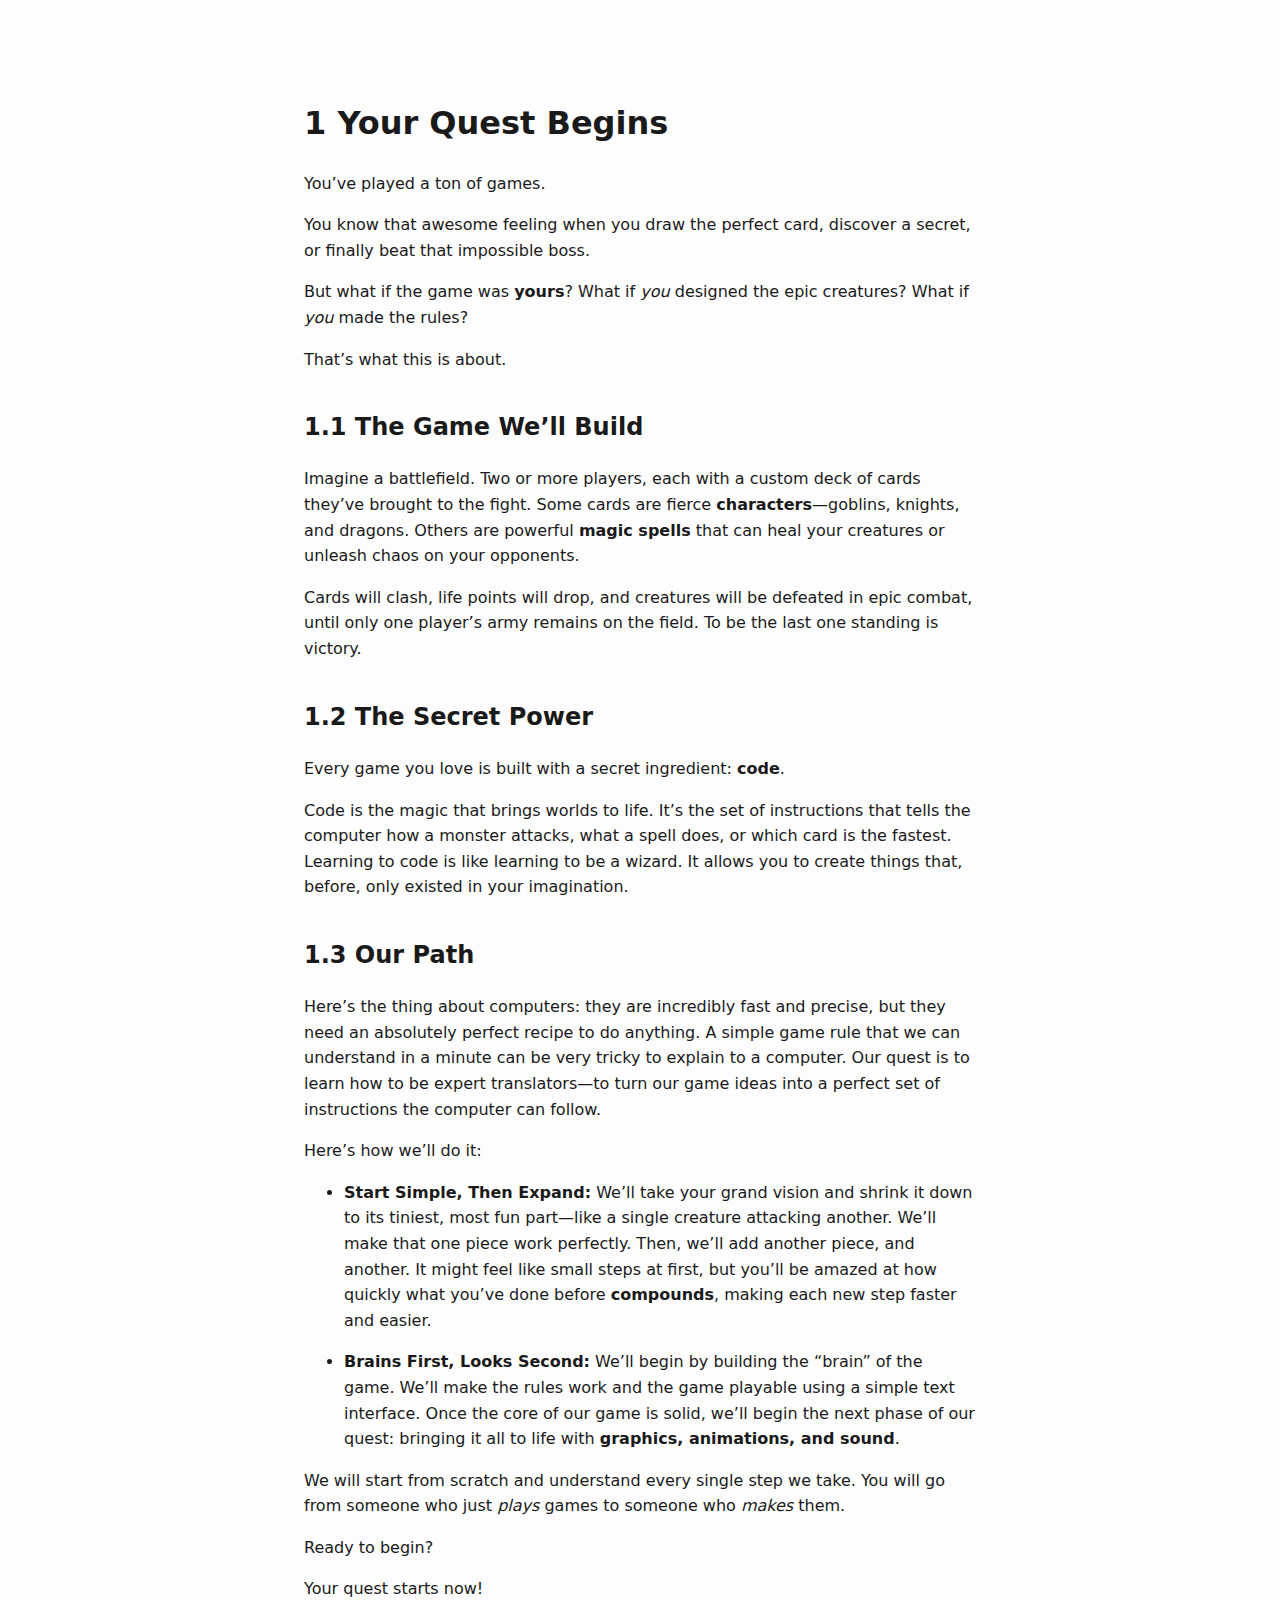
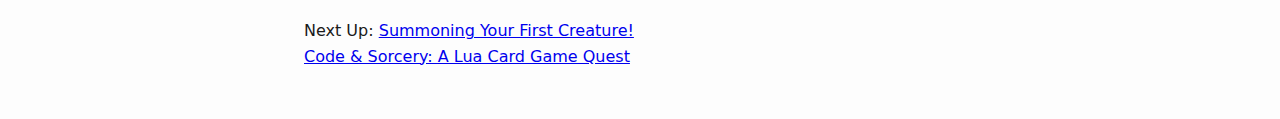
<file: docs/1-your-quest-begins.html>
<!DOCTYPE html>
<html xmlns="http://www.w3.org/1999/xhtml" lang="" xml:lang="">
<head>
  <meta charset="utf-8" />
  <meta name="generator" content="pandoc" />
  <meta name="viewport" content="width=device-width, initial-scale=1.0, user-scalable=yes" />
  <title>Your Quest Begins</title>
  <link rel="stylesheet" href="style.css" />
</head>
<body>
<h1 data-number="1" id="your-quest-begins"><span
class="header-section-number">1</span> Your Quest Begins</h1>
<p>You’ve played a ton of games.</p>
<p>You know that awesome feeling when you draw the perfect card,
discover a secret, or finally beat that impossible boss.</p>
<p>But what if the game was <strong>yours</strong>? What if <em>you</em>
designed the epic creatures? What if <em>you</em> made the rules?</p>
<p>That’s what this is about.</p>
<h2 data-number="1.1" id="the-game-well-build"><span
class="header-section-number">1.1</span> The Game We’ll Build</h2>
<p>Imagine a battlefield. Two or more players, each with a custom deck
of cards they’ve brought to the fight. Some cards are fierce
<strong>characters</strong>—goblins, knights, and dragons. Others are
powerful <strong>magic spells</strong> that can heal your creatures or
unleash chaos on your opponents.</p>
<p>Cards will clash, life points will drop, and creatures will be
defeated in epic combat, until only one player’s army remains on the
field. To be the last one standing is victory.</p>
<h2 data-number="1.2" id="the-secret-power"><span
class="header-section-number">1.2</span> The Secret Power</h2>
<p>Every game you love is built with a secret ingredient:
<strong>code</strong>.</p>
<p>Code is the magic that brings worlds to life. It’s the set of
instructions that tells the computer how a monster attacks, what a spell
does, or which card is the fastest. Learning to code is like learning to
be a wizard. It allows you to create things that, before, only existed
in your imagination.</p>
<h2 data-number="1.3" id="our-path"><span
class="header-section-number">1.3</span> Our Path</h2>
<p>Here’s the thing about computers: they are incredibly fast and
precise, but they need an absolutely perfect recipe to do anything. A
simple game rule that we can understand in a minute can be very tricky
to explain to a computer. Our quest is to learn how to be expert
translators—to turn our game ideas into a perfect set of instructions
the computer can follow.</p>
<p>Here’s how we’ll do it:</p>
<ul>
<li><p><strong>Start Simple, Then Expand:</strong> We’ll take your grand
vision and shrink it down to its tiniest, most fun part—like a single
creature attacking another. We’ll make that one piece work perfectly.
Then, we’ll add another piece, and another. It might feel like small
steps at first, but you’ll be amazed at how quickly what you’ve done
before <strong>compounds</strong>, making each new step faster and
easier.</p></li>
<li><p><strong>Brains First, Looks Second:</strong> We’ll begin by
building the “brain” of the game. We’ll make the rules work and the game
playable using a simple text interface. Once the core of our game is
solid, we’ll begin the next phase of our quest: bringing it all to life
with <strong>graphics, animations, and sound</strong>.</p></li>
</ul>
<p>We will start from scratch and understand every single step we take.
You will go from someone who just <em>plays</em> games to someone who
<em>makes</em> them.</p>
<p>Ready to begin?</p>
<p>Your quest starts now!</p>
<nav id="sitenav">
<div class="sitenav">
<span class="navlink next">
<span class="navlink-label">Next Up:</span> <a href="2-summoning-your-first-creature.html" accesskey="n" rel="next">Summoning Your First Creature!</a>
</span>
<span class="navlink">
</span>
</div>
<div class="sitenav">
<span class="navlink top">
<a href="index.html" accesskey="t" rel="top">Code &amp; Sorcery: A Lua Card Game Quest</a>
</span>
</div>
</nav>
</body>
</html>
</file>
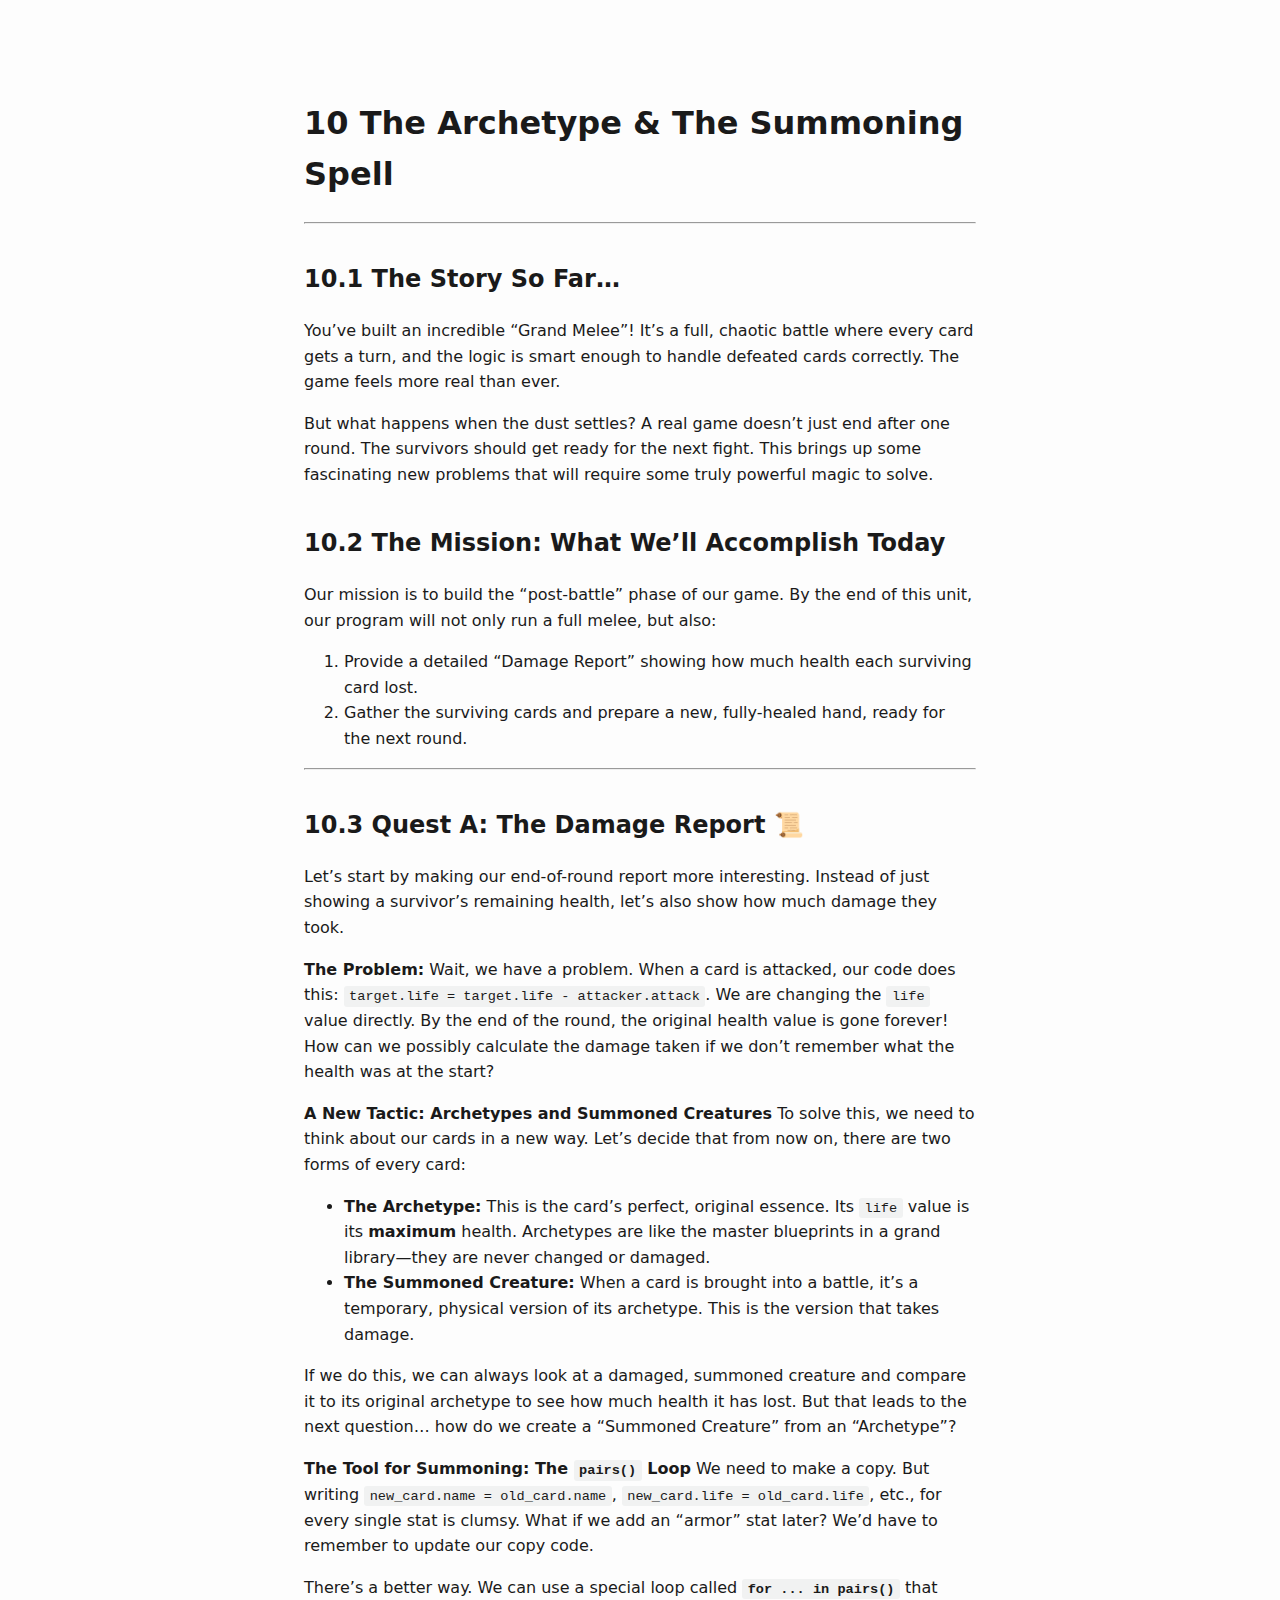
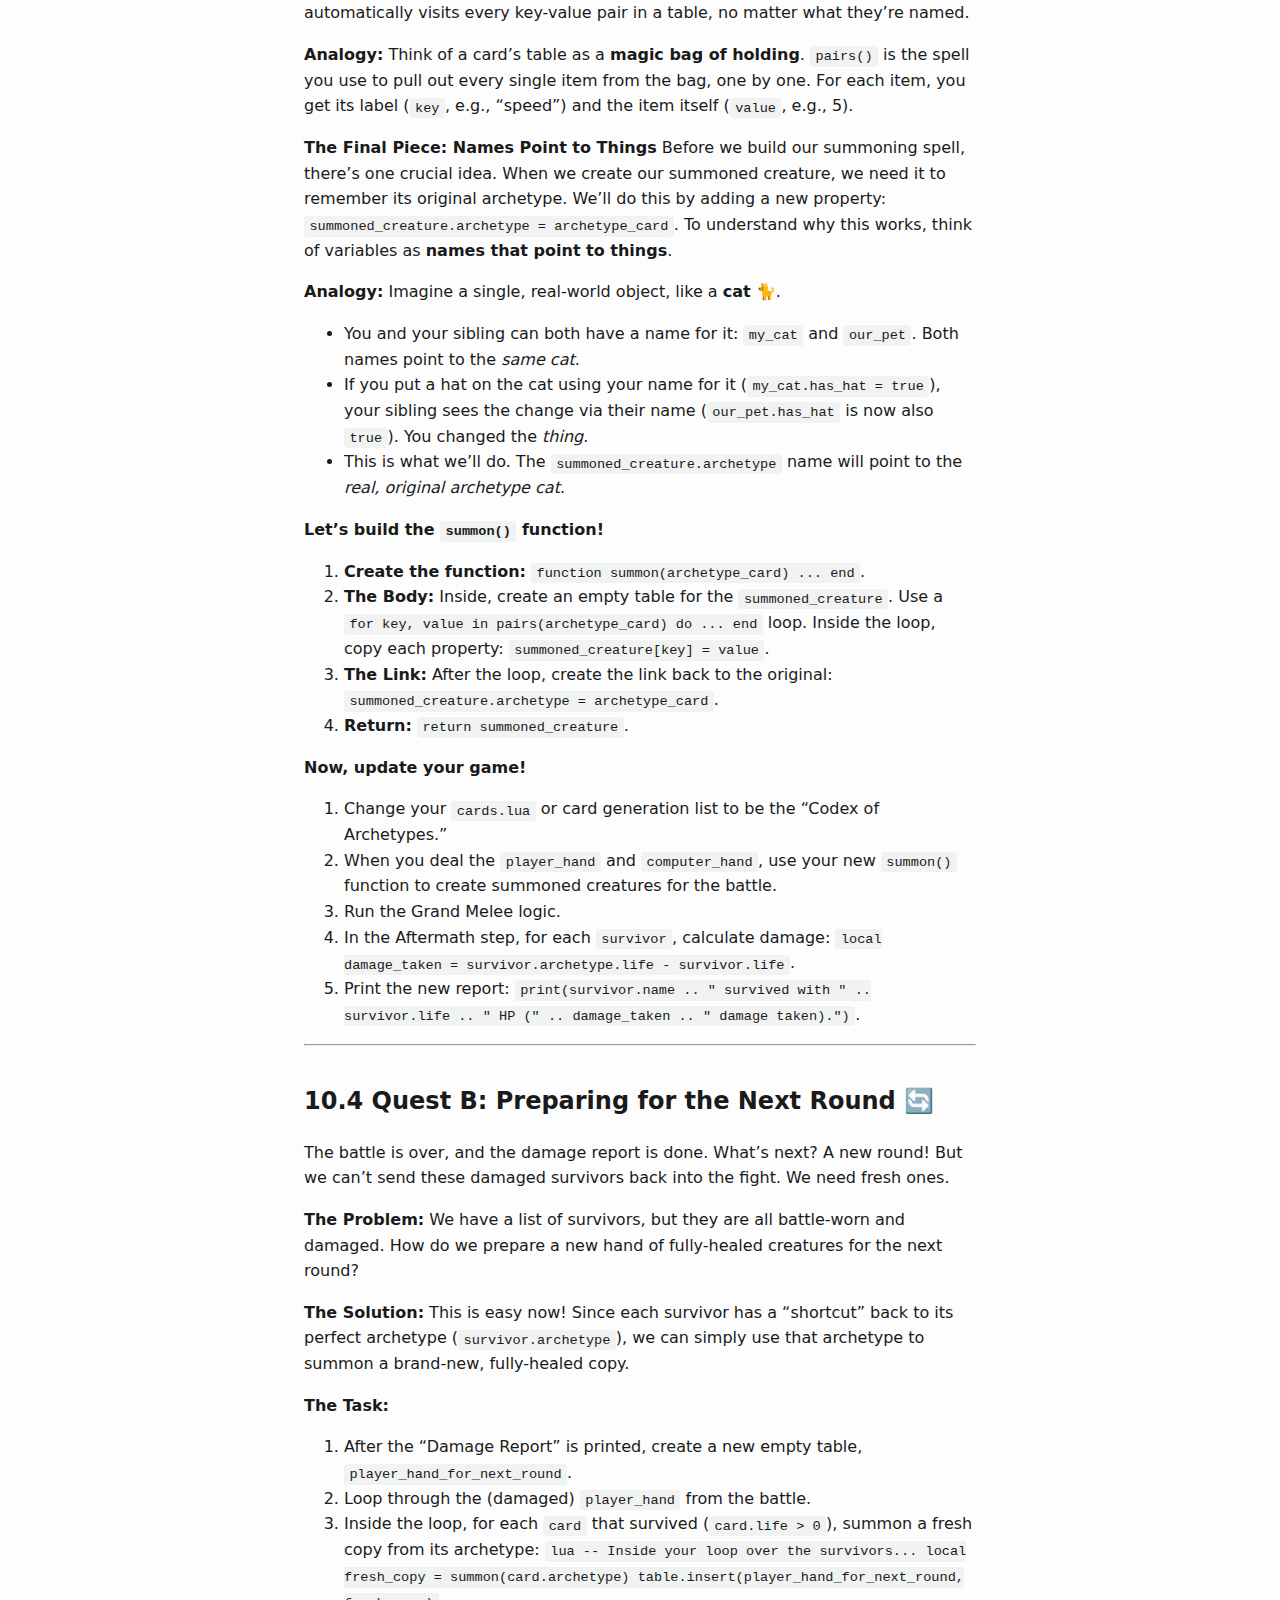
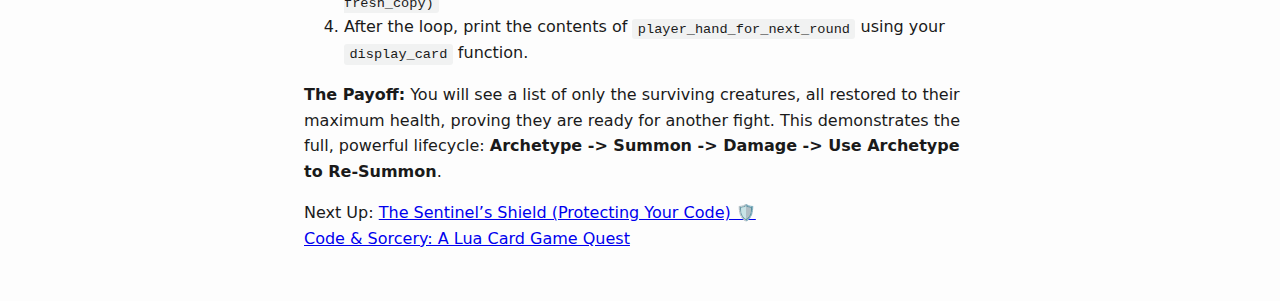
<file: docs/10-the-archetype-the-summoning-spell.html>
<!DOCTYPE html>
<html xmlns="http://www.w3.org/1999/xhtml" lang="" xml:lang="">
<head>
  <meta charset="utf-8" />
  <meta name="generator" content="pandoc" />
  <meta name="viewport" content="width=device-width, initial-scale=1.0, user-scalable=yes" />
  <title>The Archetype &amp; The Summoning Spell</title>
  <link rel="stylesheet" href="style.css" />
</head>
<body>
<h1 data-number="10" id="the-archetype-the-summoning-spell"><span
class="header-section-number">10</span> The Archetype &amp; The
Summoning Spell</h1>
<hr />
<h2 data-number="10.1" id="the-story-so-far-7"><span
class="header-section-number">10.1</span> The Story So Far…</h2>
<p>You’ve built an incredible “Grand Melee”! It’s a full, chaotic battle
where every card gets a turn, and the logic is smart enough to handle
defeated cards correctly. The game feels more real than ever.</p>
<p>But what happens when the dust settles? A real game doesn’t just end
after one round. The survivors should get ready for the next fight. This
brings up some fascinating new problems that will require some truly
powerful magic to solve.</p>
<h2 data-number="10.2"
id="the-mission-what-well-accomplish-today-8"><span
class="header-section-number">10.2</span> The Mission: What We’ll
Accomplish Today</h2>
<p>Our mission is to build the “post-battle” phase of our game. By the
end of this unit, our program will not only run a full melee, but
also:</p>
<ol type="1">
<li>Provide a detailed “Damage Report” showing how much health each
surviving card lost.</li>
<li>Gather the surviving cards and prepare a new, fully-healed hand,
ready for the next round.</li>
</ol>
<hr />
<h2 data-number="10.3" id="quest-a-the-damage-report"><span
class="header-section-number">10.3</span> Quest A: The Damage Report
📜</h2>
<p>Let’s start by making our end-of-round report more interesting.
Instead of just showing a survivor’s remaining health, let’s also show
how much damage they took.</p>
<p><strong>The Problem:</strong> Wait, we have a problem. When a card is
attacked, our code does this:
<code>target.life = target.life - attacker.attack</code>. We are
changing the <code>life</code> value directly. By the end of the round,
the original health value is gone forever! How can we possibly calculate
the damage taken if we don’t remember what the health was at the
start?</p>
<p><strong>A New Tactic: Archetypes and Summoned Creatures</strong> To
solve this, we need to think about our cards in a new way. Let’s decide
that from now on, there are two forms of every card:</p>
<ul>
<li><strong>The Archetype:</strong> This is the card’s perfect, original
essence. Its <code>life</code> value is its <strong>maximum</strong>
health. Archetypes are like the master blueprints in a grand
library—they are never changed or damaged.</li>
<li><strong>The Summoned Creature:</strong> When a card is brought into
a battle, it’s a temporary, physical version of its archetype. This is
the version that takes damage.</li>
</ul>
<p>If we do this, we can always look at a damaged, summoned creature and
compare it to its original archetype to see how much health it has lost.
But that leads to the next question… how do we create a “Summoned
Creature” from an “Archetype”?</p>
<p><strong>The Tool for Summoning: The <code>pairs()</code>
Loop</strong> We need to make a copy. But writing
<code>new_card.name = old_card.name</code>,
<code>new_card.life = old_card.life</code>, etc., for every single stat
is clumsy. What if we add an “armor” stat later? We’d have to remember
to update our copy code.</p>
<p>There’s a better way. We can use a special loop called
<strong><code>for ... in pairs()</code></strong> that automatically
visits every key-value pair in a table, no matter what they’re
named.</p>
<p><strong>Analogy:</strong> Think of a card’s table as a <strong>magic
bag of holding</strong>. <code>pairs()</code> is the spell you use to
pull out every single item from the bag, one by one. For each item, you
get its label (<code>key</code>, e.g., “speed”) and the item itself
(<code>value</code>, e.g., 5).</p>
<p><strong>The Final Piece: Names Point to Things</strong> Before we
build our summoning spell, there’s one crucial idea. When we create our
summoned creature, we need it to remember its original archetype. We’ll
do this by adding a new property:
<code>summoned_creature.archetype = archetype_card</code>. To understand
why this works, think of variables as <strong>names that point to
things</strong>.</p>
<p><strong>Analogy:</strong> Imagine a single, real-world object, like a
<strong>cat</strong> 🐈.</p>
<ul>
<li>You and your sibling can both have a name for it:
<code>my_cat</code> and <code>our_pet</code>. Both names point to the
<em>same cat</em>.</li>
<li>If you put a hat on the cat using your name for it
(<code>my_cat.has_hat = true</code>), your sibling sees the change via
their name (<code>our_pet.has_hat</code> is now also <code>true</code>).
You changed the <em>thing</em>.</li>
<li>This is what we’ll do. The <code>summoned_creature.archetype</code>
name will point to the <em>real, original archetype cat</em>.</li>
</ul>
<p><strong>Let’s build the <code>summon()</code> function!</strong></p>
<ol type="1">
<li><strong>Create the function:</strong>
<code>function summon(archetype_card) ... end</code>.</li>
<li><strong>The Body:</strong> Inside, create an empty table for the
<code>summoned_creature</code>. Use a
<code>for key, value in pairs(archetype_card) do ... end</code> loop.
Inside the loop, copy each property:
<code>summoned_creature[key] = value</code>.</li>
<li><strong>The Link:</strong> After the loop, create the link back to
the original:
<code>summoned_creature.archetype = archetype_card</code>.</li>
<li><strong>Return:</strong> <code>return summoned_creature</code>.</li>
</ol>
<p><strong>Now, update your game!</strong></p>
<ol type="1">
<li>Change your <code>cards.lua</code> or card generation list to be the
“Codex of Archetypes.”</li>
<li>When you deal the <code>player_hand</code> and
<code>computer_hand</code>, use your new <code>summon()</code> function
to create summoned creatures for the battle.</li>
<li>Run the Grand Melee logic.</li>
<li>In the Aftermath step, for each <code>survivor</code>, calculate
damage:
<code>local damage_taken = survivor.archetype.life - survivor.life</code>.</li>
<li>Print the new report:
<code>print(survivor.name .. " survived with " .. survivor.life .. " HP (" .. damage_taken .. " damage taken).")</code>.</li>
</ol>
<hr />
<h2 data-number="10.4" id="quest-b-preparing-for-the-next-round"><span
class="header-section-number">10.4</span> Quest B: Preparing for the
Next Round 🔄</h2>
<p>The battle is over, and the damage report is done. What’s next? A new
round! But we can’t send these damaged survivors back into the fight. We
need fresh ones.</p>
<p><strong>The Problem:</strong> We have a list of survivors, but they
are all battle-worn and damaged. How do we prepare a new hand of
fully-healed creatures for the next round?</p>
<p><strong>The Solution:</strong> This is easy now! Since each survivor
has a “shortcut” back to its perfect archetype
(<code>survivor.archetype</code>), we can simply use that archetype to
summon a brand-new, fully-healed copy.</p>
<p><strong>The Task:</strong></p>
<ol type="1">
<li>After the “Damage Report” is printed, create a new empty table,
<code>player_hand_for_next_round</code>.</li>
<li>Loop through the (damaged) <code>player_hand</code> from the
battle.</li>
<li>Inside the loop, for each <code>card</code> that survived
(<code>card.life &gt; 0</code>), summon a fresh copy from its archetype:
<code>lua     -- Inside your loop over the survivors...     local fresh_copy = summon(card.archetype)     table.insert(player_hand_for_next_round, fresh_copy)</code></li>
<li>After the loop, print the contents of
<code>player_hand_for_next_round</code> using your
<code>display_card</code> function.</li>
</ol>
<p><strong>The Payoff:</strong> You will see a list of only the
surviving creatures, all restored to their maximum health, proving they
are ready for another fight. This demonstrates the full, powerful
lifecycle: <strong>Archetype -&gt; Summon -&gt; Damage -&gt; Use
Archetype to Re-Summon</strong>.</p>
<nav id="sitenav">
<div class="sitenav">
<span class="navlink next">
<span class="navlink-label">Next Up:</span> <a href="11-the-sentinels-shield-protecting-your-code.html" accesskey="n" rel="next">The Sentinel’s Shield (Protecting Your Code) 🛡️</a>
</span>
<span class="navlink">
</span>
</div>
<div class="sitenav">
<span class="navlink top">
<a href="index.html" accesskey="t" rel="top">Code &amp; Sorcery: A Lua Card Game Quest</a>
</span>
</div>
</nav>
</body>
</html>
</file>
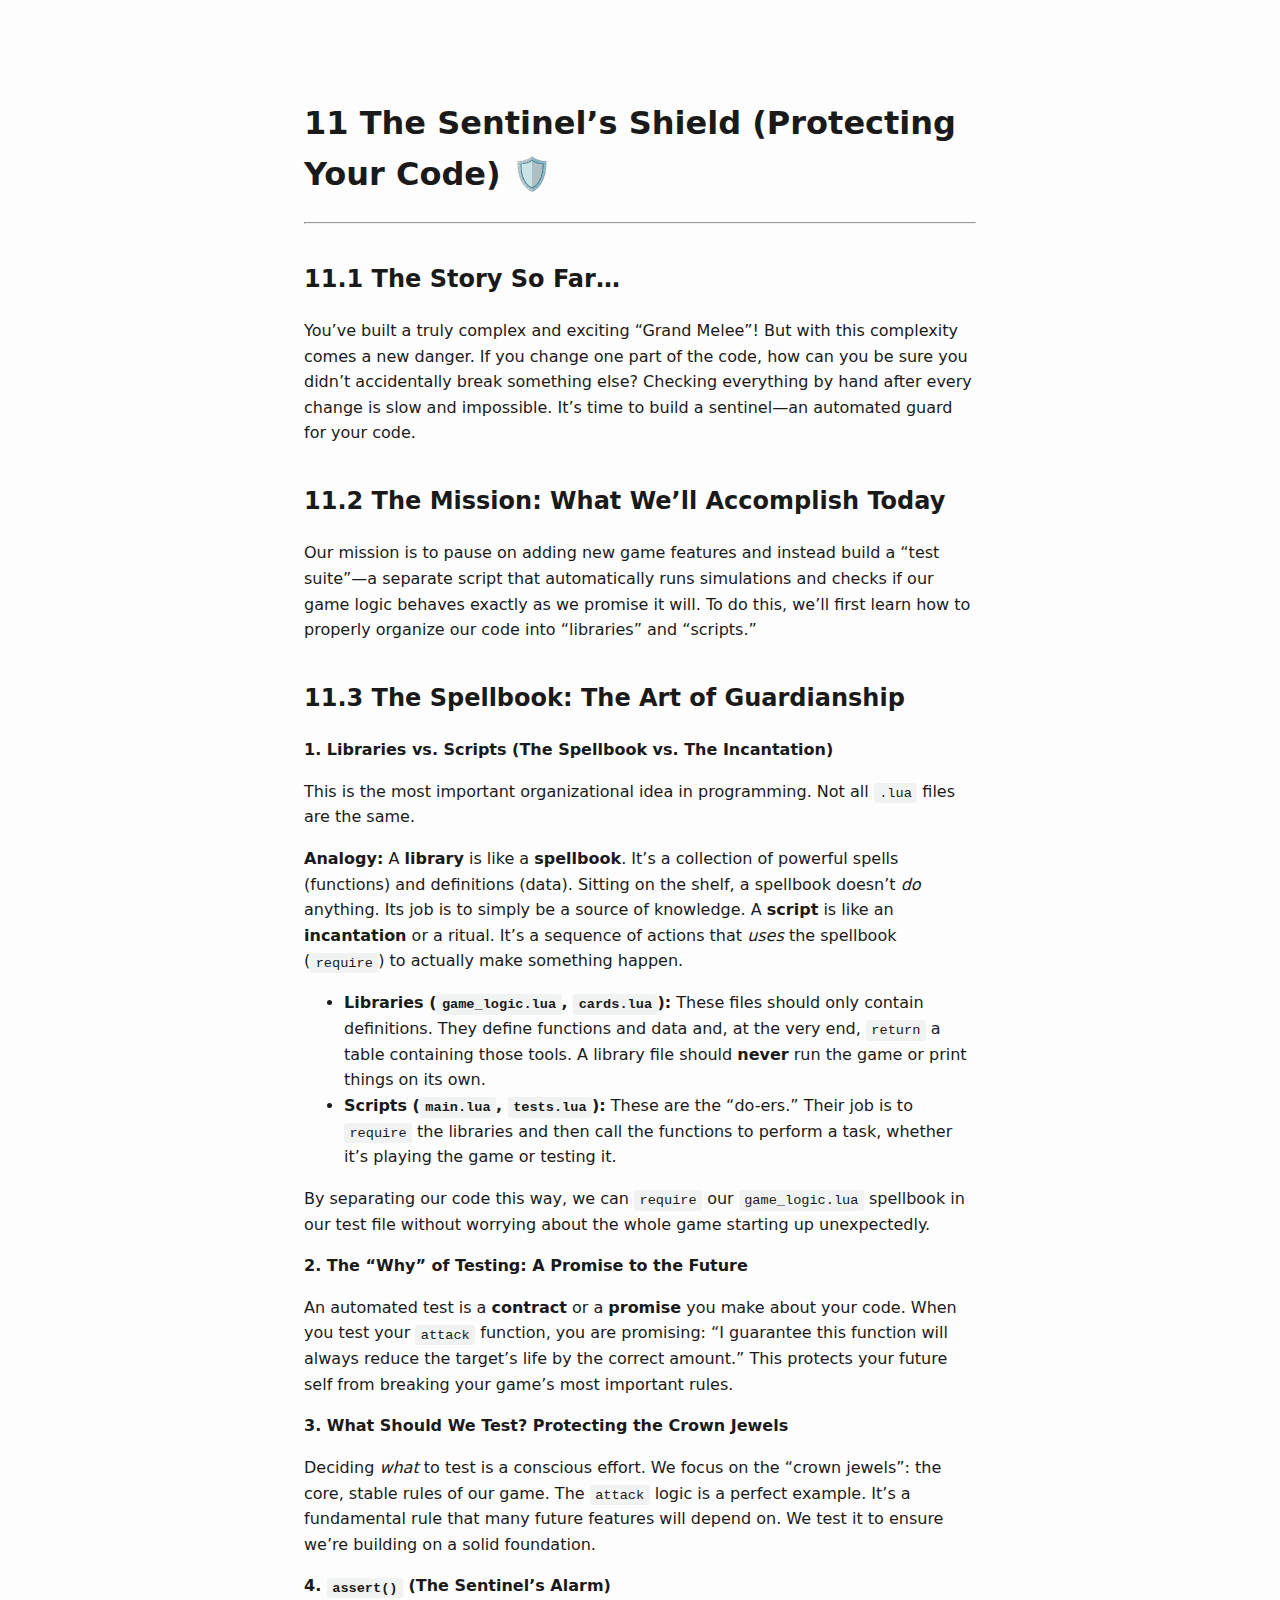
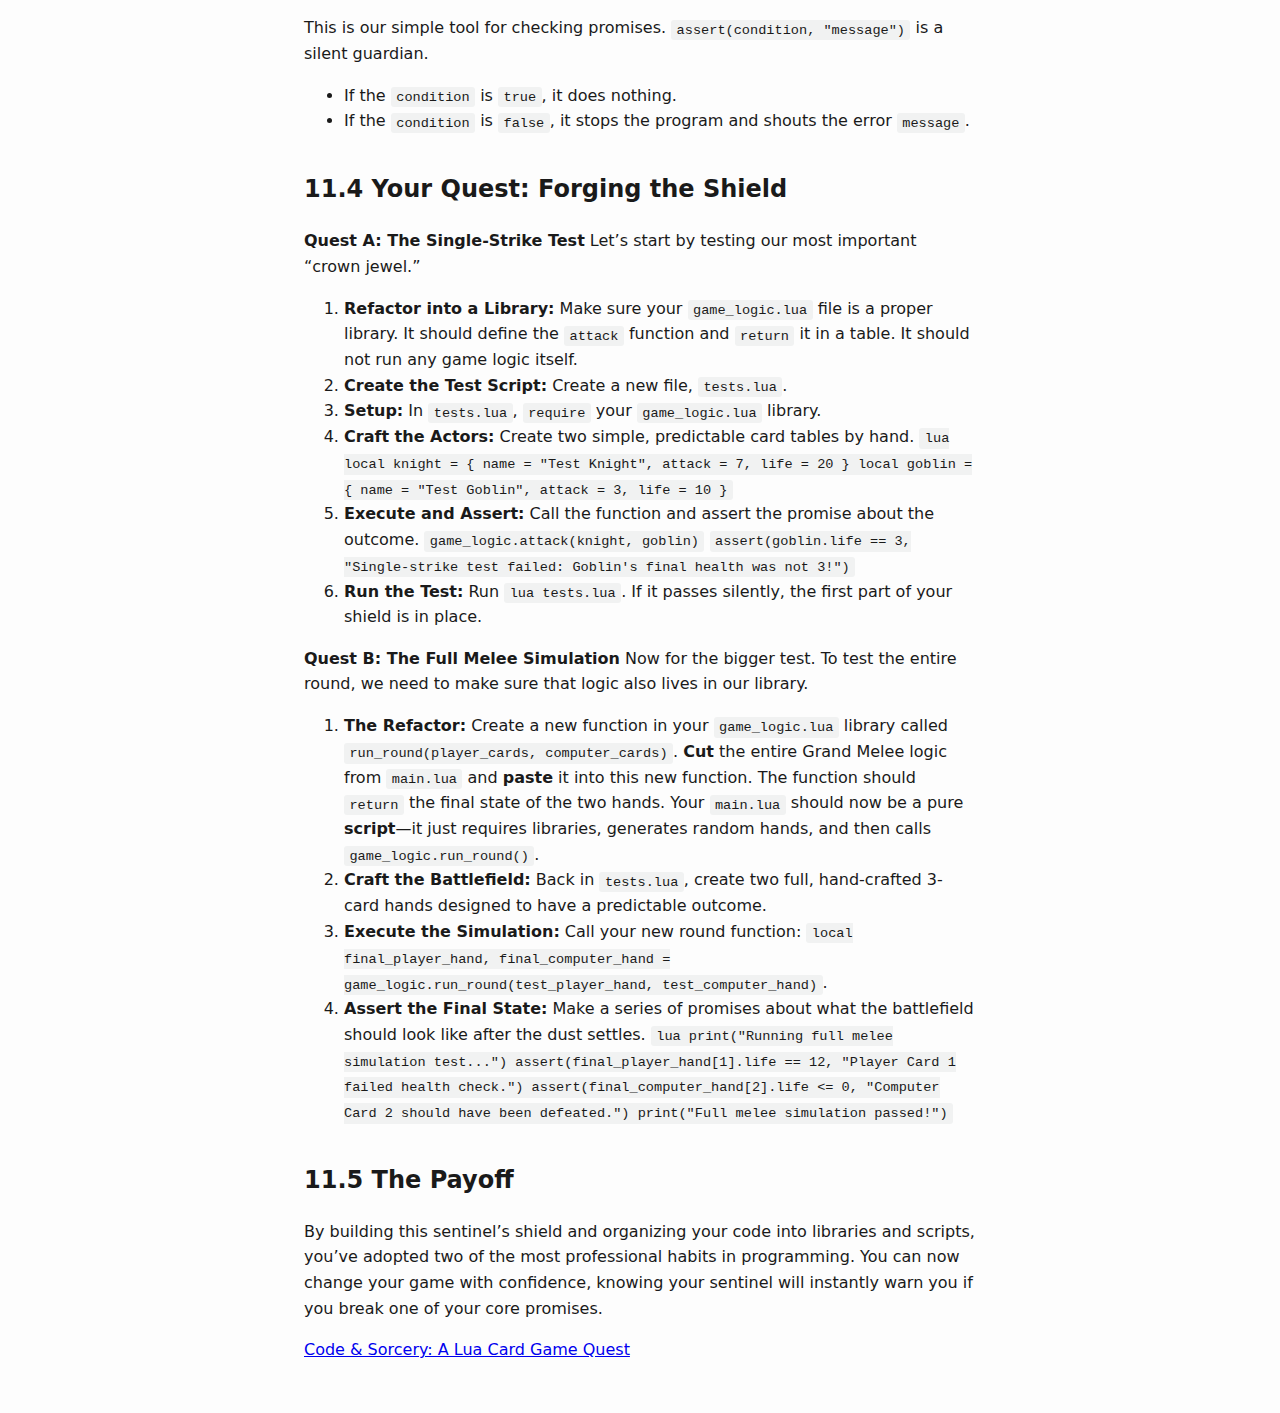
<file: docs/11-the-sentinels-shield-protecting-your-code.html>
<!DOCTYPE html>
<html xmlns="http://www.w3.org/1999/xhtml" lang="" xml:lang="">
<head>
  <meta charset="utf-8" />
  <meta name="generator" content="pandoc" />
  <meta name="viewport" content="width=device-width, initial-scale=1.0, user-scalable=yes" />
  <title>The Sentinel’s Shield (Protecting Your Code) 🛡️</title>
  <link rel="stylesheet" href="style.css" />
</head>
<body>
<h1 data-number="11"
id="the-sentinels-shield-protecting-your-code"><span
class="header-section-number">11</span> The Sentinel’s Shield
(Protecting Your Code) 🛡️</h1>
<hr />
<h2 data-number="11.1" id="the-story-so-far-8"><span
class="header-section-number">11.1</span> The Story So Far…</h2>
<p>You’ve built a truly complex and exciting “Grand Melee”! But with
this complexity comes a new danger. If you change one part of the code,
how can you be sure you didn’t accidentally break something else?
Checking everything by hand after every change is slow and impossible.
It’s time to build a sentinel—an automated guard for your code.</p>
<h2 data-number="11.2"
id="the-mission-what-well-accomplish-today-9"><span
class="header-section-number">11.2</span> The Mission: What We’ll
Accomplish Today</h2>
<p>Our mission is to pause on adding new game features and instead build
a “test suite”—a separate script that automatically runs simulations and
checks if our game logic behaves exactly as we promise it will. To do
this, we’ll first learn how to properly organize our code into
“libraries” and “scripts.”</p>
<h2 data-number="11.3" id="the-spellbook-the-art-of-guardianship"><span
class="header-section-number">11.3</span> The Spellbook: The Art of
Guardianship</h2>
<p><strong>1. Libraries vs. Scripts (The Spellbook vs. The
Incantation)</strong></p>
<p>This is the most important organizational idea in programming. Not
all <code>.lua</code> files are the same.</p>
<p><strong>Analogy:</strong> A <strong>library</strong> is like a
<strong>spellbook</strong>. It’s a collection of powerful spells
(functions) and definitions (data). Sitting on the shelf, a spellbook
doesn’t <em>do</em> anything. Its job is to simply be a source of
knowledge. A <strong>script</strong> is like an
<strong>incantation</strong> or a ritual. It’s a sequence of actions
that <em>uses</em> the spellbook (<code>require</code>) to actually make
something happen.</p>
<ul>
<li><strong>Libraries (<code>game_logic.lua</code>,
<code>cards.lua</code>):</strong> These files should only contain
definitions. They define functions and data and, at the very end,
<code>return</code> a table containing those tools. A library file
should <strong>never</strong> run the game or print things on its
own.</li>
<li><strong>Scripts (<code>main.lua</code>,
<code>tests.lua</code>):</strong> These are the “do-ers.” Their job is
to <code>require</code> the libraries and then call the functions to
perform a task, whether it’s playing the game or testing it.</li>
</ul>
<p>By separating our code this way, we can <code>require</code> our
<code>game_logic.lua</code> spellbook in our test file without worrying
about the whole game starting up unexpectedly.</p>
<p><strong>2. The “Why” of Testing: A Promise to the Future</strong></p>
<p>An automated test is a <strong>contract</strong> or a
<strong>promise</strong> you make about your code. When you test your
<code>attack</code> function, you are promising: “I guarantee this
function will always reduce the target’s life by the correct amount.”
This protects your future self from breaking your game’s most important
rules.</p>
<p><strong>3. What Should We Test? Protecting the Crown
Jewels</strong></p>
<p>Deciding <em>what</em> to test is a conscious effort. We focus on the
“crown jewels”: the core, stable rules of our game. The
<code>attack</code> logic is a perfect example. It’s a fundamental rule
that many future features will depend on. We test it to ensure we’re
building on a solid foundation.</p>
<p><strong>4. <code>assert()</code> (The Sentinel’s Alarm)</strong></p>
<p>This is our simple tool for checking promises.
<code>assert(condition, "message")</code> is a silent guardian.</p>
<ul>
<li>If the <code>condition</code> is <code>true</code>, it does
nothing.</li>
<li>If the <code>condition</code> is <code>false</code>, it stops the
program and shouts the error <code>message</code>.</li>
</ul>
<h2 data-number="11.4" id="your-quest-forging-the-shield"><span
class="header-section-number">11.4</span> Your Quest: Forging the
Shield</h2>
<p><strong>Quest A: The Single-Strike Test</strong> Let’s start by
testing our most important “crown jewel.”</p>
<ol type="1">
<li><strong>Refactor into a Library:</strong> Make sure your
<code>game_logic.lua</code> file is a proper library. It should define
the <code>attack</code> function and <code>return</code> it in a table.
It should not run any game logic itself.</li>
<li><strong>Create the Test Script:</strong> Create a new file,
<code>tests.lua</code>.</li>
<li><strong>Setup:</strong> In <code>tests.lua</code>,
<code>require</code> your <code>game_logic.lua</code> library.</li>
<li><strong>Craft the Actors:</strong> Create two simple, predictable
card tables by hand.
<code>lua     local knight = { name = "Test Knight", attack = 7, life = 20 }     local goblin = { name = "Test Goblin", attack = 3, life = 10 }</code></li>
<li><strong>Execute and Assert:</strong> Call the function and assert
the promise about the outcome.
<code>game_logic.attack(knight, goblin)</code>
<code>assert(goblin.life == 3, "Single-strike test failed: Goblin's final health was not 3!")</code></li>
<li><strong>Run the Test:</strong> Run <code>lua tests.lua</code>. If it
passes silently, the first part of your shield is in place.</li>
</ol>
<p><strong>Quest B: The Full Melee Simulation</strong> Now for the
bigger test. To test the entire round, we need to make sure that logic
also lives in our library.</p>
<ol type="1">
<li><strong>The Refactor:</strong> Create a new function in your
<code>game_logic.lua</code> library called
<code>run_round(player_cards, computer_cards)</code>.
<strong>Cut</strong> the entire Grand Melee logic from
<code>main.lua</code> and <strong>paste</strong> it into this new
function. The function should <code>return</code> the final state of the
two hands. Your <code>main.lua</code> should now be a pure
<strong>script</strong>—it just requires libraries, generates random
hands, and then calls <code>game_logic.run_round()</code>.</li>
<li><strong>Craft the Battlefield:</strong> Back in
<code>tests.lua</code>, create two full, hand-crafted 3-card hands
designed to have a predictable outcome.</li>
<li><strong>Execute the Simulation:</strong> Call your new round
function:
<code>local final_player_hand, final_computer_hand = game_logic.run_round(test_player_hand, test_computer_hand)</code>.</li>
<li><strong>Assert the Final State:</strong> Make a series of promises
about what the battlefield should look like after the dust settles.
<code>lua     print("Running full melee simulation test...")     assert(final_player_hand[1].life == 12, "Player Card 1 failed health check.")     assert(final_computer_hand[2].life &lt;= 0, "Computer Card 2 should have been defeated.")     print("Full melee simulation passed!")</code></li>
</ol>
<h2 data-number="11.5" id="the-payoff"><span
class="header-section-number">11.5</span> The Payoff</h2>
<p>By building this sentinel’s shield and organizing your code into
libraries and scripts, you’ve adopted two of the most professional
habits in programming. You can now change your game with confidence,
knowing your sentinel will instantly warn you if you break one of your
core promises.</p>
<nav id="sitenav">
<div class="sitenav">
<span class="navlink next">
</span>
<span class="navlink">
</span>
</div>
<div class="sitenav">
<span class="navlink top">
<a href="index.html" accesskey="t" rel="top">Code &amp; Sorcery: A Lua Card Game Quest</a>
</span>
</div>
</nav>
</body>
</html>
</file>
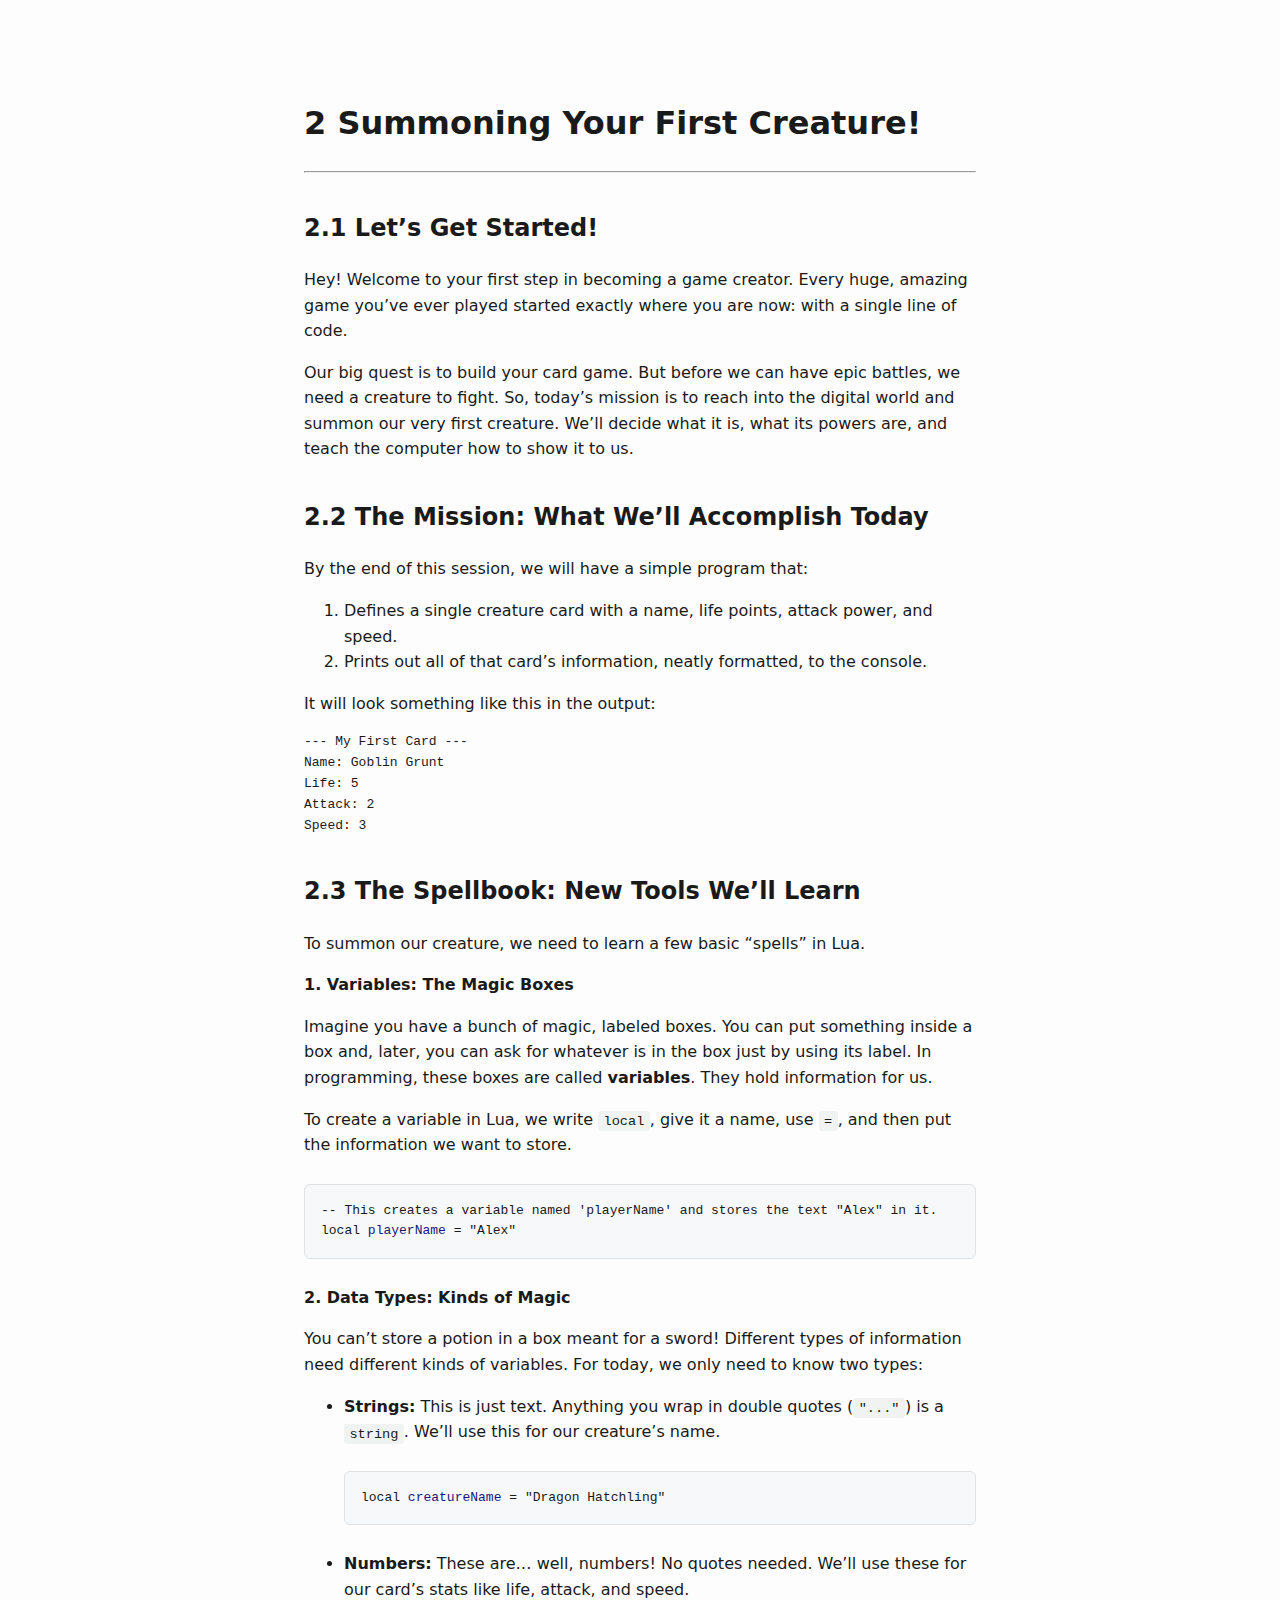
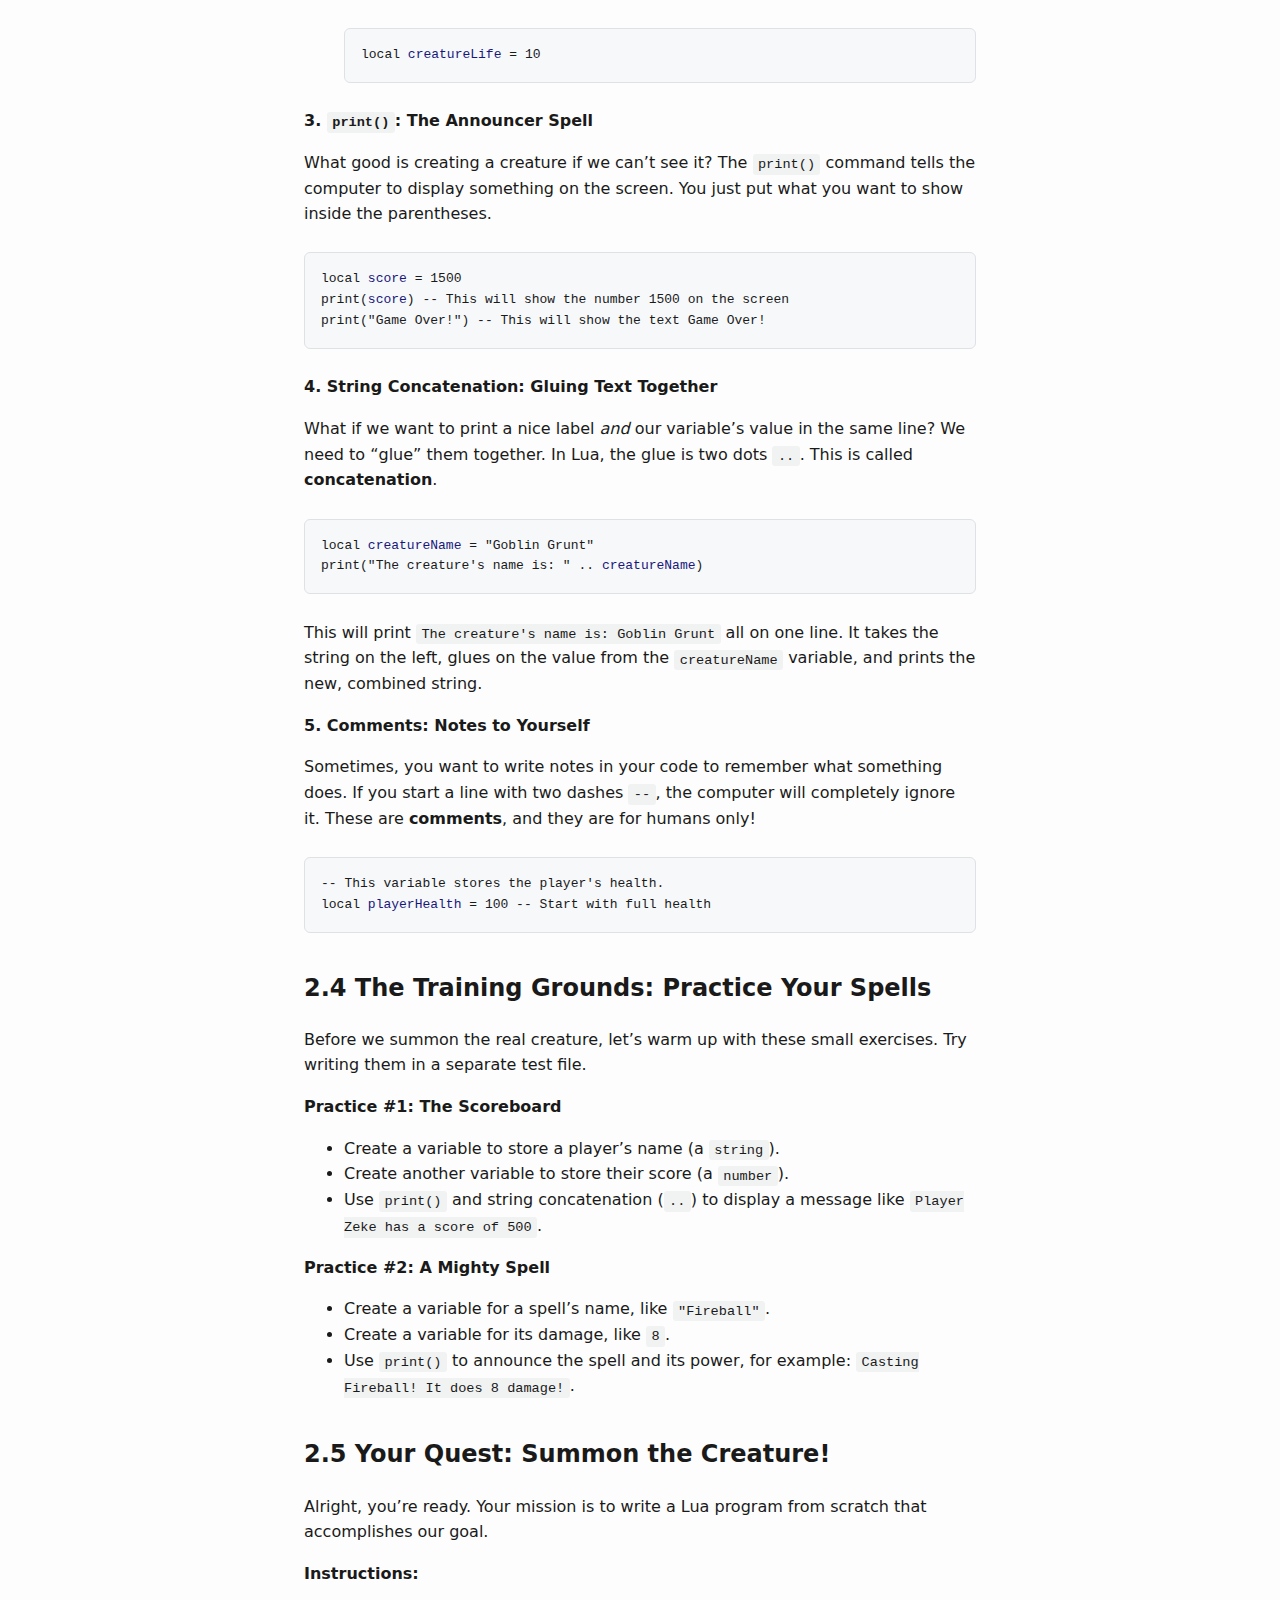
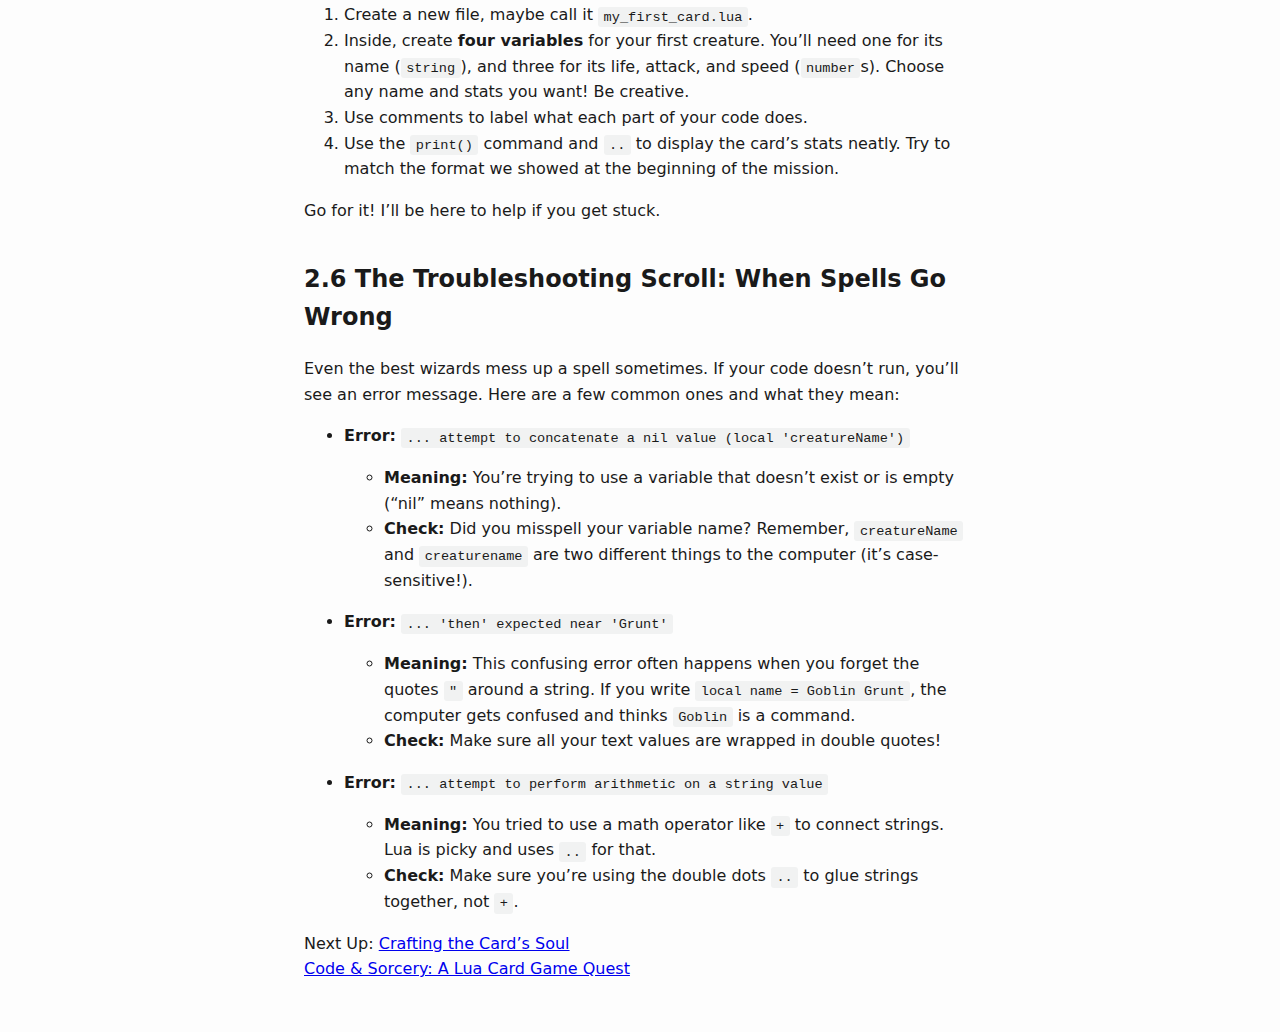
<file: docs/2-summoning-your-first-creature.html>
<!DOCTYPE html>
<html xmlns="http://www.w3.org/1999/xhtml" lang="" xml:lang="">
<head>
  <meta charset="utf-8" />
  <meta name="generator" content="pandoc" />
  <meta name="viewport" content="width=device-width, initial-scale=1.0, user-scalable=yes" />
  <title>Summoning Your First Creature!</title>
  <link rel="stylesheet" href="style.css" />
</head>
<body>
<h1 data-number="2" id="summoning-your-first-creature"><span
class="header-section-number">2</span> Summoning Your First
Creature!</h1>
<hr />
<h2 data-number="2.1" id="lets-get-started"><span
class="header-section-number">2.1</span> Let’s Get Started!</h2>
<p>Hey! Welcome to your first step in becoming a game creator. Every
huge, amazing game you’ve ever played started exactly where you are now:
with a single line of code.</p>
<p>Our big quest is to build your card game. But before we can have epic
battles, we need a creature to fight. So, today’s mission is to reach
into the digital world and summon our very first creature. We’ll decide
what it is, what its powers are, and teach the computer how to show it
to us.</p>
<h2 data-number="2.2" id="the-mission-what-well-accomplish-today"><span
class="header-section-number">2.2</span> The Mission: What We’ll
Accomplish Today</h2>
<p>By the end of this session, we will have a simple program that:</p>
<ol type="1">
<li>Defines a single creature card with a name, life points, attack
power, and speed.</li>
<li>Prints out all of that card’s information, neatly formatted, to the
console.</li>
</ol>
<p>It will look something like this in the output:</p>
<pre><code>--- My First Card ---
Name: Goblin Grunt
Life: 5
Attack: 2
Speed: 3</code></pre>
<h2 data-number="2.3" id="the-spellbook-new-tools-well-learn"><span
class="header-section-number">2.3</span> The Spellbook: New Tools We’ll
Learn</h2>
<p>To summon our creature, we need to learn a few basic “spells” in
Lua.</p>
<p><strong>1. Variables: The Magic Boxes</strong></p>
<p>Imagine you have a bunch of magic, labeled boxes. You can put
something inside a box and, later, you can ask for whatever is in the
box just by using its label. In programming, these boxes are called
<strong>variables</strong>. They hold information for us.</p>
<p>To create a variable in Lua, we write <code>local</code>, give it a
name, use <code>=</code>, and then put the information we want to
store.</p>
<div class="sourceCode" id="cb2"><pre
class="sourceCode lua"><code class="sourceCode lua"><span id="cb2-1"><a href="#cb2-1" aria-hidden="true" tabindex="-1"></a><span class="co">-- This creates a variable named &#39;playerName&#39; and stores the text &quot;Alex&quot; in it.</span></span>
<span id="cb2-2"><a href="#cb2-2" aria-hidden="true" tabindex="-1"></a><span class="kw">local</span> <span class="va">playerName</span> <span class="op">=</span> <span class="st">&quot;Alex&quot;</span></span></code></pre></div>
<p><strong>2. Data Types: Kinds of Magic</strong></p>
<p>You can’t store a potion in a box meant for a sword! Different types
of information need different kinds of variables. For today, we only
need to know two types:</p>
<ul>
<li><p><strong>Strings:</strong> This is just text. Anything you wrap in
double quotes (<code>"..."</code>) is a <code>string</code>. We’ll use
this for our creature’s name.</p>
<div class="sourceCode" id="cb3"><pre
class="sourceCode lua"><code class="sourceCode lua"><span id="cb3-1"><a href="#cb3-1" aria-hidden="true" tabindex="-1"></a><span class="kw">local</span> <span class="va">creatureName</span> <span class="op">=</span> <span class="st">&quot;Dragon Hatchling&quot;</span></span></code></pre></div></li>
<li><p><strong>Numbers:</strong> These are… well, numbers! No quotes
needed. We’ll use these for our card’s stats like life, attack, and
speed.</p>
<div class="sourceCode" id="cb4"><pre
class="sourceCode lua"><code class="sourceCode lua"><span id="cb4-1"><a href="#cb4-1" aria-hidden="true" tabindex="-1"></a><span class="kw">local</span> <span class="va">creatureLife</span> <span class="op">=</span> <span class="dv">10</span></span></code></pre></div></li>
</ul>
<p><strong>3. <code>print()</code>: The Announcer Spell</strong></p>
<p>What good is creating a creature if we can’t see it? The
<code>print()</code> command tells the computer to display something on
the screen. You just put what you want to show inside the
parentheses.</p>
<div class="sourceCode" id="cb5"><pre
class="sourceCode lua"><code class="sourceCode lua"><span id="cb5-1"><a href="#cb5-1" aria-hidden="true" tabindex="-1"></a><span class="kw">local</span> <span class="va">score</span> <span class="op">=</span> <span class="dv">1500</span></span>
<span id="cb5-2"><a href="#cb5-2" aria-hidden="true" tabindex="-1"></a><span class="fu">print</span><span class="op">(</span><span class="va">score</span><span class="op">)</span> <span class="co">-- This will show the number 1500 on the screen</span></span>
<span id="cb5-3"><a href="#cb5-3" aria-hidden="true" tabindex="-1"></a><span class="fu">print</span><span class="op">(</span><span class="st">&quot;Game Over!&quot;</span><span class="op">)</span> <span class="co">-- This will show the text Game Over!</span></span></code></pre></div>
<p><strong>4. String Concatenation: Gluing Text Together</strong></p>
<p>What if we want to print a nice label <em>and</em> our variable’s
value in the same line? We need to “glue” them together. In Lua, the
glue is two dots <code>..</code>. This is called
<strong>concatenation</strong>.</p>
<div class="sourceCode" id="cb6"><pre
class="sourceCode lua"><code class="sourceCode lua"><span id="cb6-1"><a href="#cb6-1" aria-hidden="true" tabindex="-1"></a><span class="kw">local</span> <span class="va">creatureName</span> <span class="op">=</span> <span class="st">&quot;Goblin Grunt&quot;</span></span>
<span id="cb6-2"><a href="#cb6-2" aria-hidden="true" tabindex="-1"></a><span class="fu">print</span><span class="op">(</span><span class="st">&quot;The creature&#39;s name is: &quot;</span> <span class="op">..</span> <span class="va">creatureName</span><span class="op">)</span></span></code></pre></div>
<p>This will print <code>The creature's name is: Goblin Grunt</code> all
on one line. It takes the string on the left, glues on the value from
the <code>creatureName</code> variable, and prints the new, combined
string.</p>
<p><strong>5. Comments: Notes to Yourself</strong></p>
<p>Sometimes, you want to write notes in your code to remember what
something does. If you start a line with two dashes <code>--</code>, the
computer will completely ignore it. These are <strong>comments</strong>,
and they are for humans only!</p>
<div class="sourceCode" id="cb7"><pre
class="sourceCode lua"><code class="sourceCode lua"><span id="cb7-1"><a href="#cb7-1" aria-hidden="true" tabindex="-1"></a><span class="co">-- This variable stores the player&#39;s health.</span></span>
<span id="cb7-2"><a href="#cb7-2" aria-hidden="true" tabindex="-1"></a><span class="kw">local</span> <span class="va">playerHealth</span> <span class="op">=</span> <span class="dv">100</span> <span class="co">-- Start with full health</span></span></code></pre></div>
<h2 data-number="2.4"
id="the-training-grounds-practice-your-spells"><span
class="header-section-number">2.4</span> The Training Grounds: Practice
Your Spells</h2>
<p>Before we summon the real creature, let’s warm up with these small
exercises. Try writing them in a separate test file.</p>
<p><strong>Practice #1: The Scoreboard</strong></p>
<ul>
<li>Create a variable to store a player’s name (a
<code>string</code>).</li>
<li>Create another variable to store their score (a
<code>number</code>).</li>
<li>Use <code>print()</code> and string concatenation (<code>..</code>)
to display a message like
<code>Player Zeke has a score of 500</code>.</li>
</ul>
<p><strong>Practice #2: A Mighty Spell</strong></p>
<ul>
<li>Create a variable for a spell’s name, like
<code>"Fireball"</code>.</li>
<li>Create a variable for its damage, like <code>8</code>.</li>
<li>Use <code>print()</code> to announce the spell and its power, for
example: <code>Casting Fireball! It does 8 damage!</code>.</li>
</ul>
<h2 data-number="2.5" id="your-quest-summon-the-creature"><span
class="header-section-number">2.5</span> Your Quest: Summon the
Creature!</h2>
<p>Alright, you’re ready. Your mission is to write a Lua program from
scratch that accomplishes our goal.</p>
<p><strong>Instructions:</strong></p>
<ol type="1">
<li>Create a new file, maybe call it
<code>my_first_card.lua</code>.</li>
<li>Inside, create <strong>four variables</strong> for your first
creature. You’ll need one for its name (<code>string</code>), and three
for its life, attack, and speed (<code>number</code>s). Choose any name
and stats you want! Be creative.</li>
<li>Use comments to label what each part of your code does.</li>
<li>Use the <code>print()</code> command and <code>..</code> to display
the card’s stats neatly. Try to match the format we showed at the
beginning of the mission.</li>
</ol>
<p>Go for it! I’ll be here to help if you get stuck.</p>
<h2 data-number="2.6"
id="the-troubleshooting-scroll-when-spells-go-wrong"><span
class="header-section-number">2.6</span> The Troubleshooting Scroll:
When Spells Go Wrong</h2>
<p>Even the best wizards mess up a spell sometimes. If your code doesn’t
run, you’ll see an error message. Here are a few common ones and what
they mean:</p>
<ul>
<li><p><strong>Error:</strong>
<code>... attempt to concatenate a nil value (local 'creatureName')</code></p>
<ul>
<li><strong>Meaning:</strong> You’re trying to use a variable that
doesn’t exist or is empty (“nil” means nothing).</li>
<li><strong>Check:</strong> Did you misspell your variable name?
Remember, <code>creatureName</code> and <code>creaturename</code> are
two different things to the computer (it’s case-sensitive!).</li>
</ul></li>
<li><p><strong>Error:</strong>
<code>... 'then' expected near 'Grunt'</code></p>
<ul>
<li><strong>Meaning:</strong> This confusing error often happens when
you forget the quotes <code>"</code> around a string. If you write
<code>local name = Goblin Grunt</code>, the computer gets confused and
thinks <code>Goblin</code> is a command.</li>
<li><strong>Check:</strong> Make sure all your text values are wrapped
in double quotes!</li>
</ul></li>
<li><p><strong>Error:</strong>
<code>... attempt to perform arithmetic on a string value</code></p>
<ul>
<li><strong>Meaning:</strong> You tried to use a math operator like
<code>+</code> to connect strings. Lua is picky and uses <code>..</code>
for that.</li>
<li><strong>Check:</strong> Make sure you’re using the double dots
<code>..</code> to glue strings together, not <code>+</code>.</li>
</ul></li>
</ul>
<nav id="sitenav">
<div class="sitenav">
<span class="navlink next">
<span class="navlink-label">Next Up:</span> <a href="3-crafting-the-cards-soul.html" accesskey="n" rel="next">Crafting the Card’s Soul</a>
</span>
<span class="navlink">
</span>
</div>
<div class="sitenav">
<span class="navlink top">
<a href="index.html" accesskey="t" rel="top">Code &amp; Sorcery: A Lua Card Game Quest</a>
</span>
</div>
</nav>
</body>
</html>
</file>
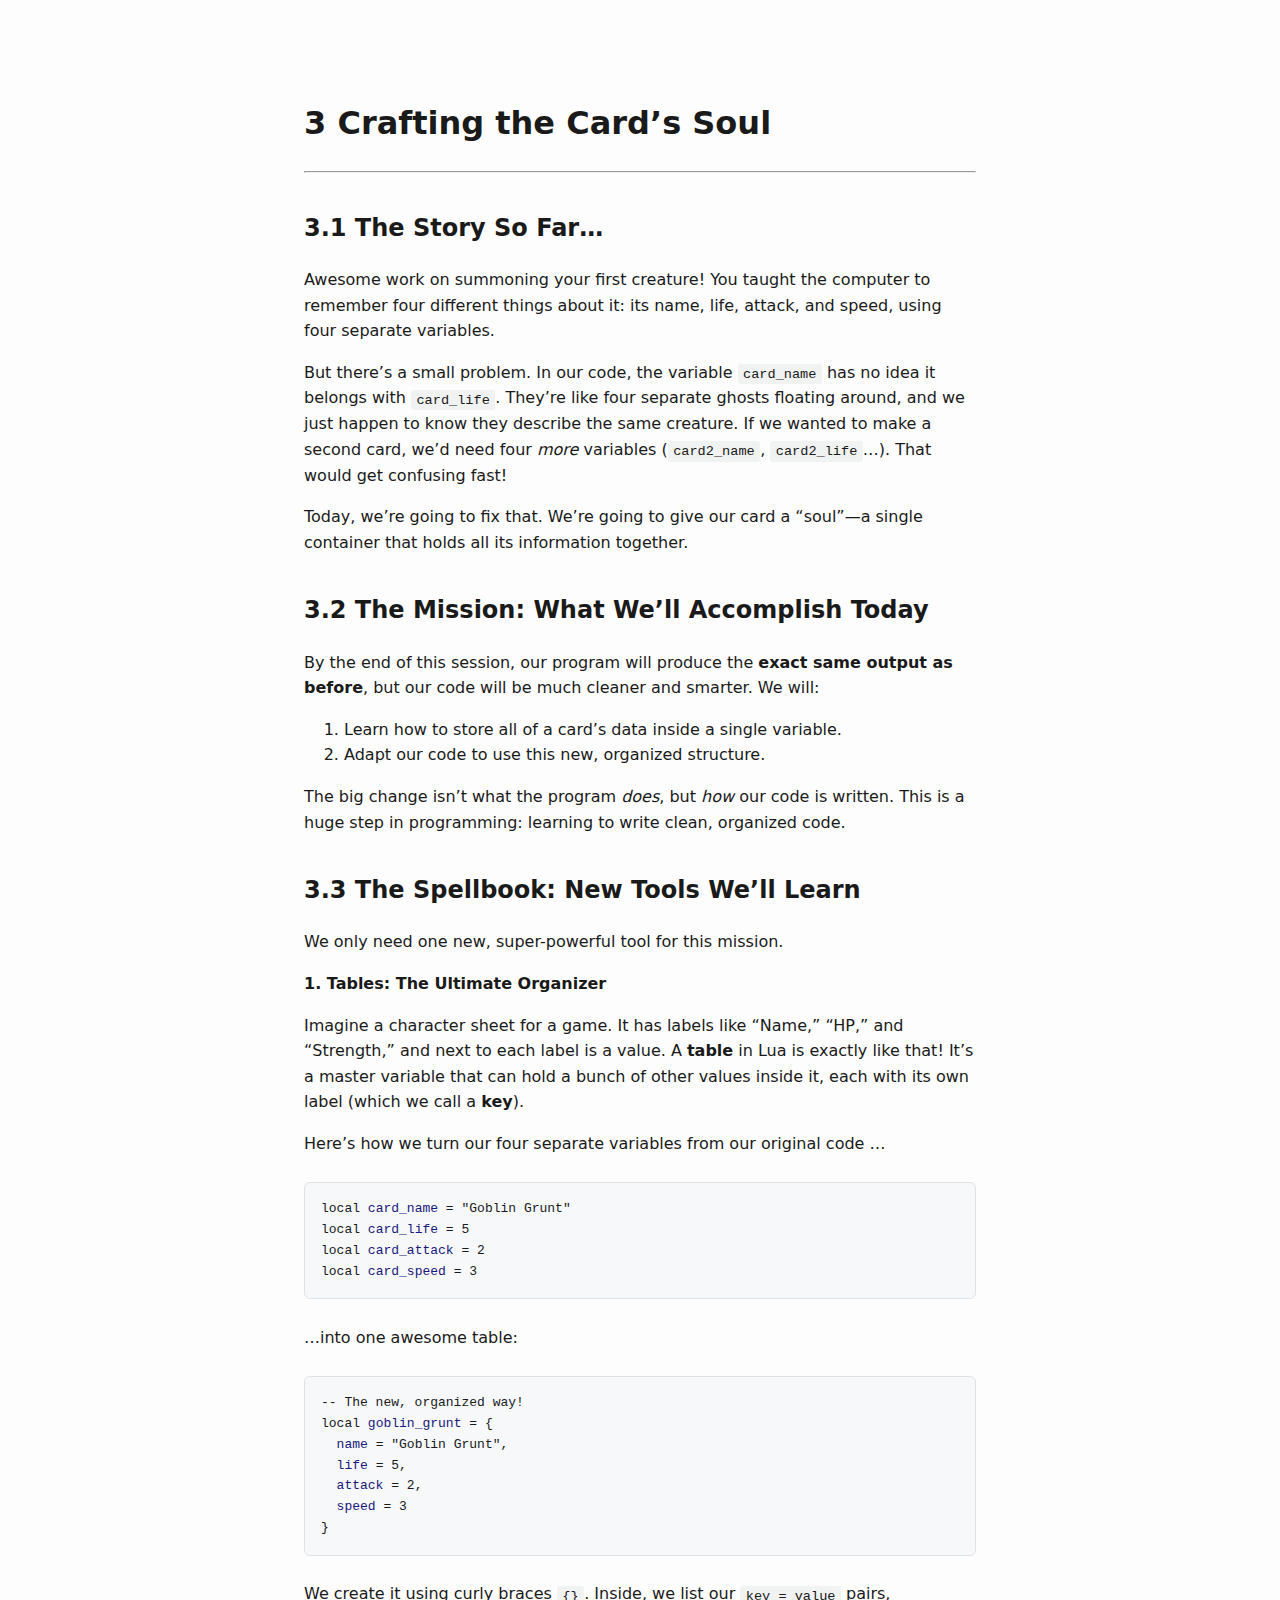
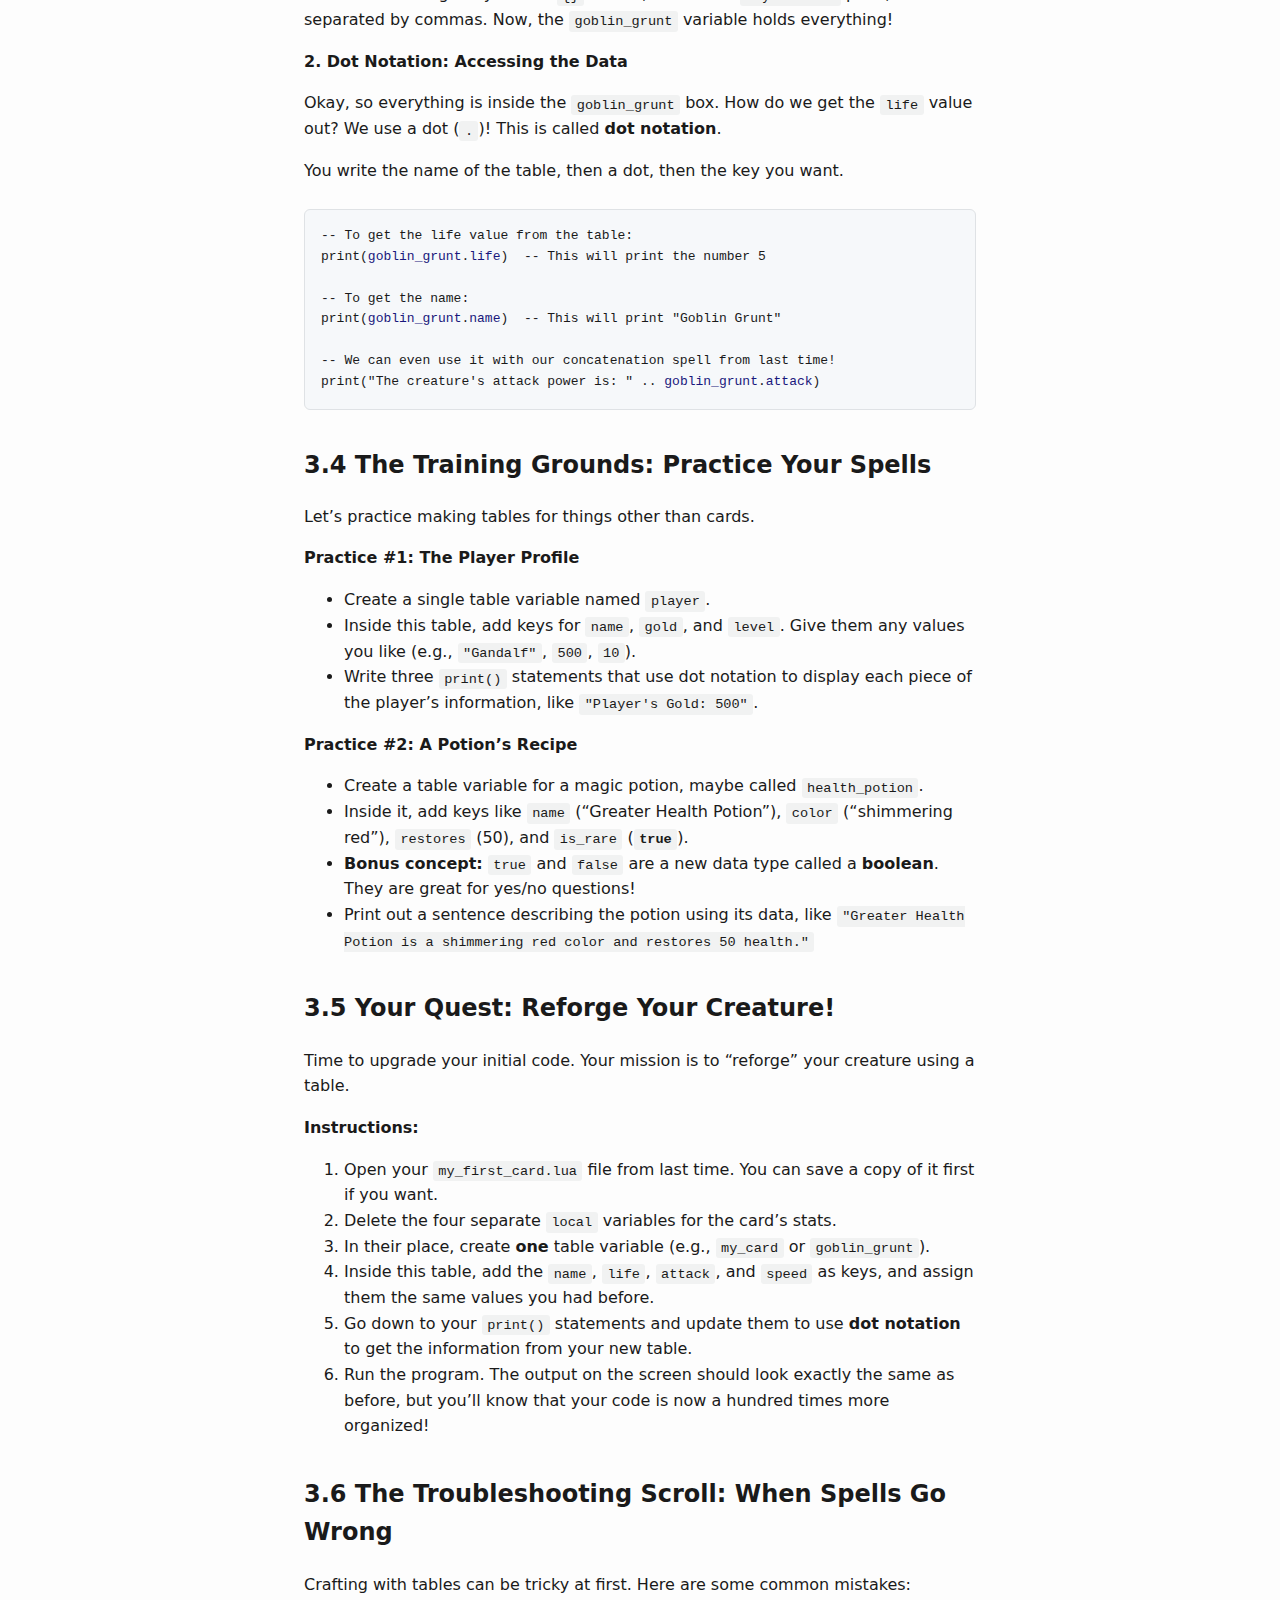
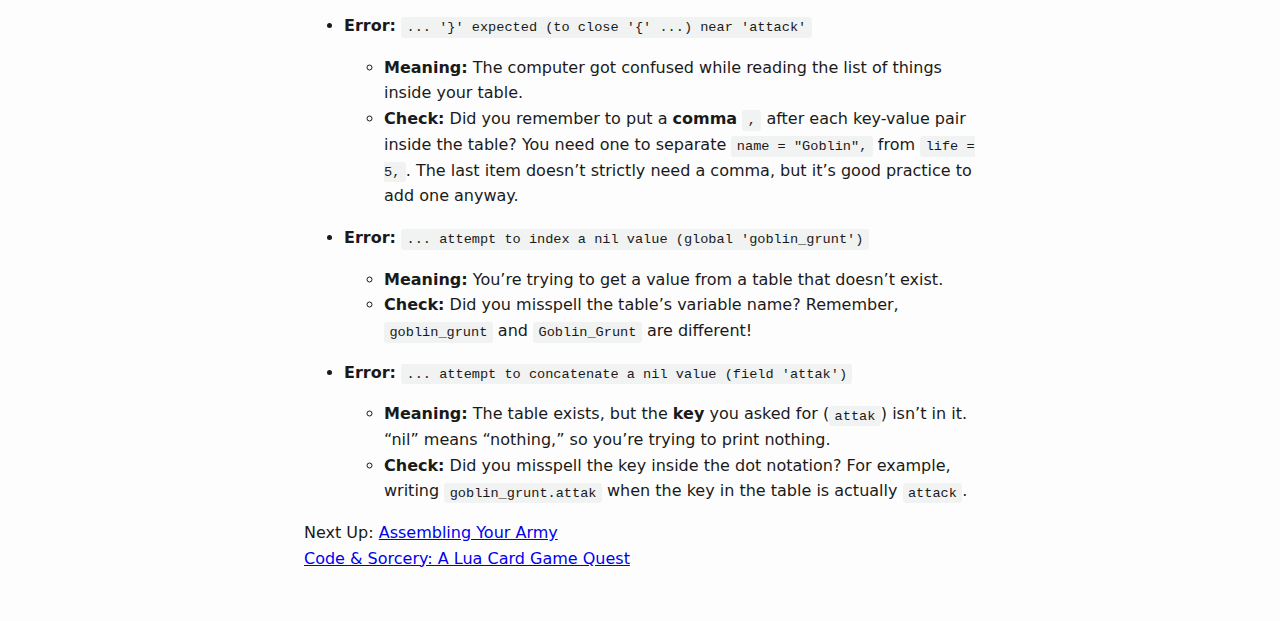
<file: docs/3-crafting-the-cards-soul.html>
<!DOCTYPE html>
<html xmlns="http://www.w3.org/1999/xhtml" lang="" xml:lang="">
<head>
  <meta charset="utf-8" />
  <meta name="generator" content="pandoc" />
  <meta name="viewport" content="width=device-width, initial-scale=1.0, user-scalable=yes" />
  <title>Crafting the Card’s Soul</title>
  <link rel="stylesheet" href="style.css" />
</head>
<body>
<h1 data-number="3" id="crafting-the-cards-soul"><span
class="header-section-number">3</span> Crafting the Card’s Soul</h1>
<hr />
<h2 data-number="3.1" id="the-story-so-far"><span
class="header-section-number">3.1</span> The Story So Far…</h2>
<p>Awesome work on summoning your first creature! You taught the
computer to remember four different things about it: its name, life,
attack, and speed, using four separate variables.</p>
<p>But there’s a small problem. In our code, the variable
<code>card_name</code> has no idea it belongs with
<code>card_life</code>. They’re like four separate ghosts floating
around, and we just happen to know they describe the same creature. If
we wanted to make a second card, we’d need four <em>more</em> variables
(<code>card2_name</code>, <code>card2_life</code>…). That would get
confusing fast!</p>
<p>Today, we’re going to fix that. We’re going to give our card a
“soul”—a single container that holds all its information together.</p>
<h2 data-number="3.2"
id="the-mission-what-well-accomplish-today-1"><span
class="header-section-number">3.2</span> The Mission: What We’ll
Accomplish Today</h2>
<p>By the end of this session, our program will produce the
<strong>exact same output as before</strong>, but our code will be much
cleaner and smarter. We will:</p>
<ol type="1">
<li>Learn how to store all of a card’s data inside a single
variable.</li>
<li>Adapt our code to use this new, organized structure.</li>
</ol>
<p>The big change isn’t what the program <em>does</em>, but <em>how</em>
our code is written. This is a huge step in programming: learning to
write clean, organized code.</p>
<h2 data-number="3.3" id="the-spellbook-new-tools-well-learn-1"><span
class="header-section-number">3.3</span> The Spellbook: New Tools We’ll
Learn</h2>
<p>We only need one new, super-powerful tool for this mission.</p>
<p><strong>1. Tables: The Ultimate Organizer</strong></p>
<p>Imagine a character sheet for a game. It has labels like “Name,”
“HP,” and “Strength,” and next to each label is a value. A
<strong>table</strong> in Lua is exactly like that! It’s a master
variable that can hold a bunch of other values inside it, each with its
own label (which we call a <strong>key</strong>).</p>
<p>Here’s how we turn our four separate variables from our original code
…</p>
<div class="sourceCode" id="cb1"><pre
class="sourceCode lua"><code class="sourceCode lua"><span id="cb1-1"><a href="#cb1-1" aria-hidden="true" tabindex="-1"></a><span class="kw">local</span> <span class="va">card_name</span> <span class="op">=</span> <span class="st">&quot;Goblin Grunt&quot;</span></span>
<span id="cb1-2"><a href="#cb1-2" aria-hidden="true" tabindex="-1"></a><span class="kw">local</span> <span class="va">card_life</span> <span class="op">=</span> <span class="dv">5</span></span>
<span id="cb1-3"><a href="#cb1-3" aria-hidden="true" tabindex="-1"></a><span class="kw">local</span> <span class="va">card_attack</span> <span class="op">=</span> <span class="dv">2</span></span>
<span id="cb1-4"><a href="#cb1-4" aria-hidden="true" tabindex="-1"></a><span class="kw">local</span> <span class="va">card_speed</span> <span class="op">=</span> <span class="dv">3</span></span></code></pre></div>
<p>…into one awesome table:</p>
<div class="sourceCode" id="cb2"><pre
class="sourceCode lua"><code class="sourceCode lua"><span id="cb2-1"><a href="#cb2-1" aria-hidden="true" tabindex="-1"></a><span class="co">-- The new, organized way!</span></span>
<span id="cb2-2"><a href="#cb2-2" aria-hidden="true" tabindex="-1"></a><span class="kw">local</span> <span class="va">goblin_grunt</span> <span class="op">=</span> <span class="op">{</span></span>
<span id="cb2-3"><a href="#cb2-3" aria-hidden="true" tabindex="-1"></a>  <span class="va">name</span> <span class="op">=</span> <span class="st">&quot;Goblin Grunt&quot;</span><span class="op">,</span></span>
<span id="cb2-4"><a href="#cb2-4" aria-hidden="true" tabindex="-1"></a>  <span class="va">life</span> <span class="op">=</span> <span class="dv">5</span><span class="op">,</span></span>
<span id="cb2-5"><a href="#cb2-5" aria-hidden="true" tabindex="-1"></a>  <span class="va">attack</span> <span class="op">=</span> <span class="dv">2</span><span class="op">,</span></span>
<span id="cb2-6"><a href="#cb2-6" aria-hidden="true" tabindex="-1"></a>  <span class="va">speed</span> <span class="op">=</span> <span class="dv">3</span></span>
<span id="cb2-7"><a href="#cb2-7" aria-hidden="true" tabindex="-1"></a><span class="op">}</span></span></code></pre></div>
<p>We create it using curly braces <code>{}</code>. Inside, we list our
<code>key = value</code> pairs, separated by commas. Now, the
<code>goblin_grunt</code> variable holds everything!</p>
<p><strong>2. Dot Notation: Accessing the Data</strong></p>
<p>Okay, so everything is inside the <code>goblin_grunt</code> box. How
do we get the <code>life</code> value out? We use a dot
(<code>.</code>)! This is called <strong>dot notation</strong>.</p>
<p>You write the name of the table, then a dot, then the key you
want.</p>
<div class="sourceCode" id="cb3"><pre
class="sourceCode lua"><code class="sourceCode lua"><span id="cb3-1"><a href="#cb3-1" aria-hidden="true" tabindex="-1"></a><span class="co">-- To get the life value from the table:</span></span>
<span id="cb3-2"><a href="#cb3-2" aria-hidden="true" tabindex="-1"></a><span class="fu">print</span><span class="op">(</span><span class="va">goblin_grunt</span><span class="op">.</span><span class="va">life</span><span class="op">)</span>  <span class="co">-- This will print the number 5</span></span>
<span id="cb3-3"><a href="#cb3-3" aria-hidden="true" tabindex="-1"></a></span>
<span id="cb3-4"><a href="#cb3-4" aria-hidden="true" tabindex="-1"></a><span class="co">-- To get the name:</span></span>
<span id="cb3-5"><a href="#cb3-5" aria-hidden="true" tabindex="-1"></a><span class="fu">print</span><span class="op">(</span><span class="va">goblin_grunt</span><span class="op">.</span><span class="va">name</span><span class="op">)</span>  <span class="co">-- This will print &quot;Goblin Grunt&quot;</span></span>
<span id="cb3-6"><a href="#cb3-6" aria-hidden="true" tabindex="-1"></a></span>
<span id="cb3-7"><a href="#cb3-7" aria-hidden="true" tabindex="-1"></a><span class="co">-- We can even use it with our concatenation spell from last time!</span></span>
<span id="cb3-8"><a href="#cb3-8" aria-hidden="true" tabindex="-1"></a><span class="fu">print</span><span class="op">(</span><span class="st">&quot;The creature&#39;s attack power is: &quot;</span> <span class="op">..</span> <span class="va">goblin_grunt</span><span class="op">.</span><span class="va">attack</span><span class="op">)</span></span></code></pre></div>
<h2 data-number="3.4"
id="the-training-grounds-practice-your-spells-1"><span
class="header-section-number">3.4</span> The Training Grounds: Practice
Your Spells</h2>
<p>Let’s practice making tables for things other than cards.</p>
<p><strong>Practice #1: The Player Profile</strong></p>
<ul>
<li>Create a single table variable named <code>player</code>.</li>
<li>Inside this table, add keys for <code>name</code>,
<code>gold</code>, and <code>level</code>. Give them any values you like
(e.g., <code>"Gandalf"</code>, <code>500</code>, <code>10</code>).</li>
<li>Write three <code>print()</code> statements that use dot notation to
display each piece of the player’s information, like
<code>"Player's Gold: 500"</code>.</li>
</ul>
<p><strong>Practice #2: A Potion’s Recipe</strong></p>
<ul>
<li>Create a table variable for a magic potion, maybe called
<code>health_potion</code>.</li>
<li>Inside it, add keys like <code>name</code> (“Greater Health
Potion”), <code>color</code> (“shimmering red”), <code>restores</code>
(50), and <code>is_rare</code>
(<strong><code>true</code></strong>).</li>
<li><strong>Bonus concept:</strong> <code>true</code> and
<code>false</code> are a new data type called a
<strong>boolean</strong>. They are great for yes/no questions!</li>
<li>Print out a sentence describing the potion using its data, like
<code>"Greater Health Potion is a shimmering red color and restores 50 health."</code></li>
</ul>
<h2 data-number="3.5" id="your-quest-reforge-your-creature"><span
class="header-section-number">3.5</span> Your Quest: Reforge Your
Creature!</h2>
<p>Time to upgrade your initial code. Your mission is to “reforge” your
creature using a table.</p>
<p><strong>Instructions:</strong></p>
<ol type="1">
<li>Open your <code>my_first_card.lua</code> file from last time. You
can save a copy of it first if you want.</li>
<li>Delete the four separate <code>local</code> variables for the card’s
stats.</li>
<li>In their place, create <strong>one</strong> table variable (e.g.,
<code>my_card</code> or <code>goblin_grunt</code>).</li>
<li>Inside this table, add the <code>name</code>, <code>life</code>,
<code>attack</code>, and <code>speed</code> as keys, and assign them the
same values you had before.</li>
<li>Go down to your <code>print()</code> statements and update them to
use <strong>dot notation</strong> to get the information from your new
table.</li>
<li>Run the program. The output on the screen should look exactly the
same as before, but you’ll know that your code is now a hundred times
more organized!</li>
</ol>
<h2 data-number="3.6"
id="the-troubleshooting-scroll-when-spells-go-wrong-1"><span
class="header-section-number">3.6</span> The Troubleshooting Scroll:
When Spells Go Wrong</h2>
<p>Crafting with tables can be tricky at first. Here are some common
mistakes:</p>
<ul>
<li><p><strong>Error:</strong>
<code>... '}' expected (to close '{' ...) near 'attack'</code></p>
<ul>
<li><strong>Meaning:</strong> The computer got confused while reading
the list of things inside your table.</li>
<li><strong>Check:</strong> Did you remember to put a
<strong>comma</strong> <code>,</code> after each key-value pair inside
the table? You need one to separate <code>name = "Goblin",</code> from
<code>life = 5,</code>. The last item doesn’t strictly need a comma, but
it’s good practice to add one anyway.</li>
</ul></li>
<li><p><strong>Error:</strong>
<code>... attempt to index a nil value (global 'goblin_grunt')</code></p>
<ul>
<li><strong>Meaning:</strong> You’re trying to get a value from a table
that doesn’t exist.</li>
<li><strong>Check:</strong> Did you misspell the table’s variable name?
Remember, <code>goblin_grunt</code> and <code>Goblin_Grunt</code> are
different!</li>
</ul></li>
<li><p><strong>Error:</strong>
<code>... attempt to concatenate a nil value (field 'attak')</code></p>
<ul>
<li><strong>Meaning:</strong> The table exists, but the
<strong>key</strong> you asked for (<code>attak</code>) isn’t in it.
“nil” means “nothing,” so you’re trying to print nothing.</li>
<li><strong>Check:</strong> Did you misspell the key inside the dot
notation? For example, writing <code>goblin_grunt.attak</code> when the
key in the table is actually <code>attack</code>.</li>
</ul></li>
</ul>
<nav id="sitenav">
<div class="sitenav">
<span class="navlink next">
<span class="navlink-label">Next Up:</span> <a href="4-assembling-your-army.html" accesskey="n" rel="next">Assembling Your Army</a>
</span>
<span class="navlink">
</span>
</div>
<div class="sitenav">
<span class="navlink top">
<a href="index.html" accesskey="t" rel="top">Code &amp; Sorcery: A Lua Card Game Quest</a>
</span>
</div>
</nav>
</body>
</html>
</file>
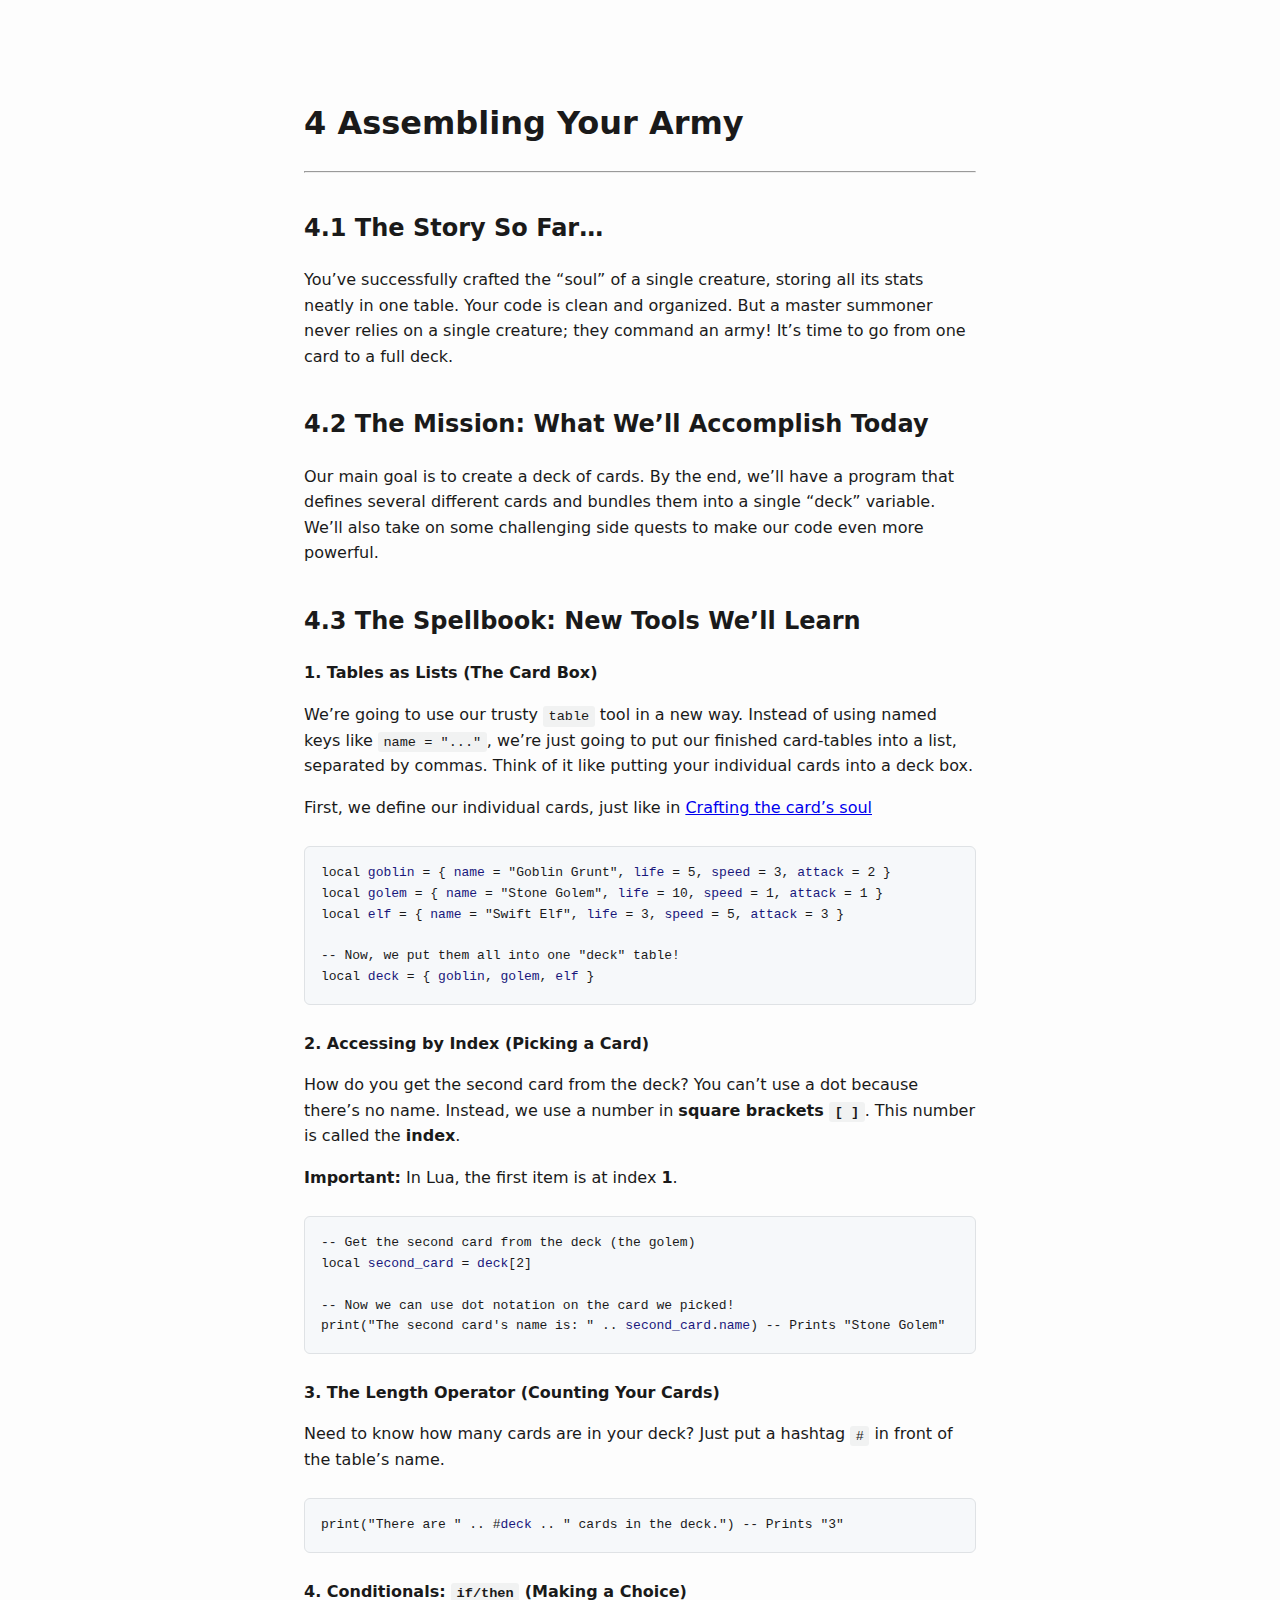
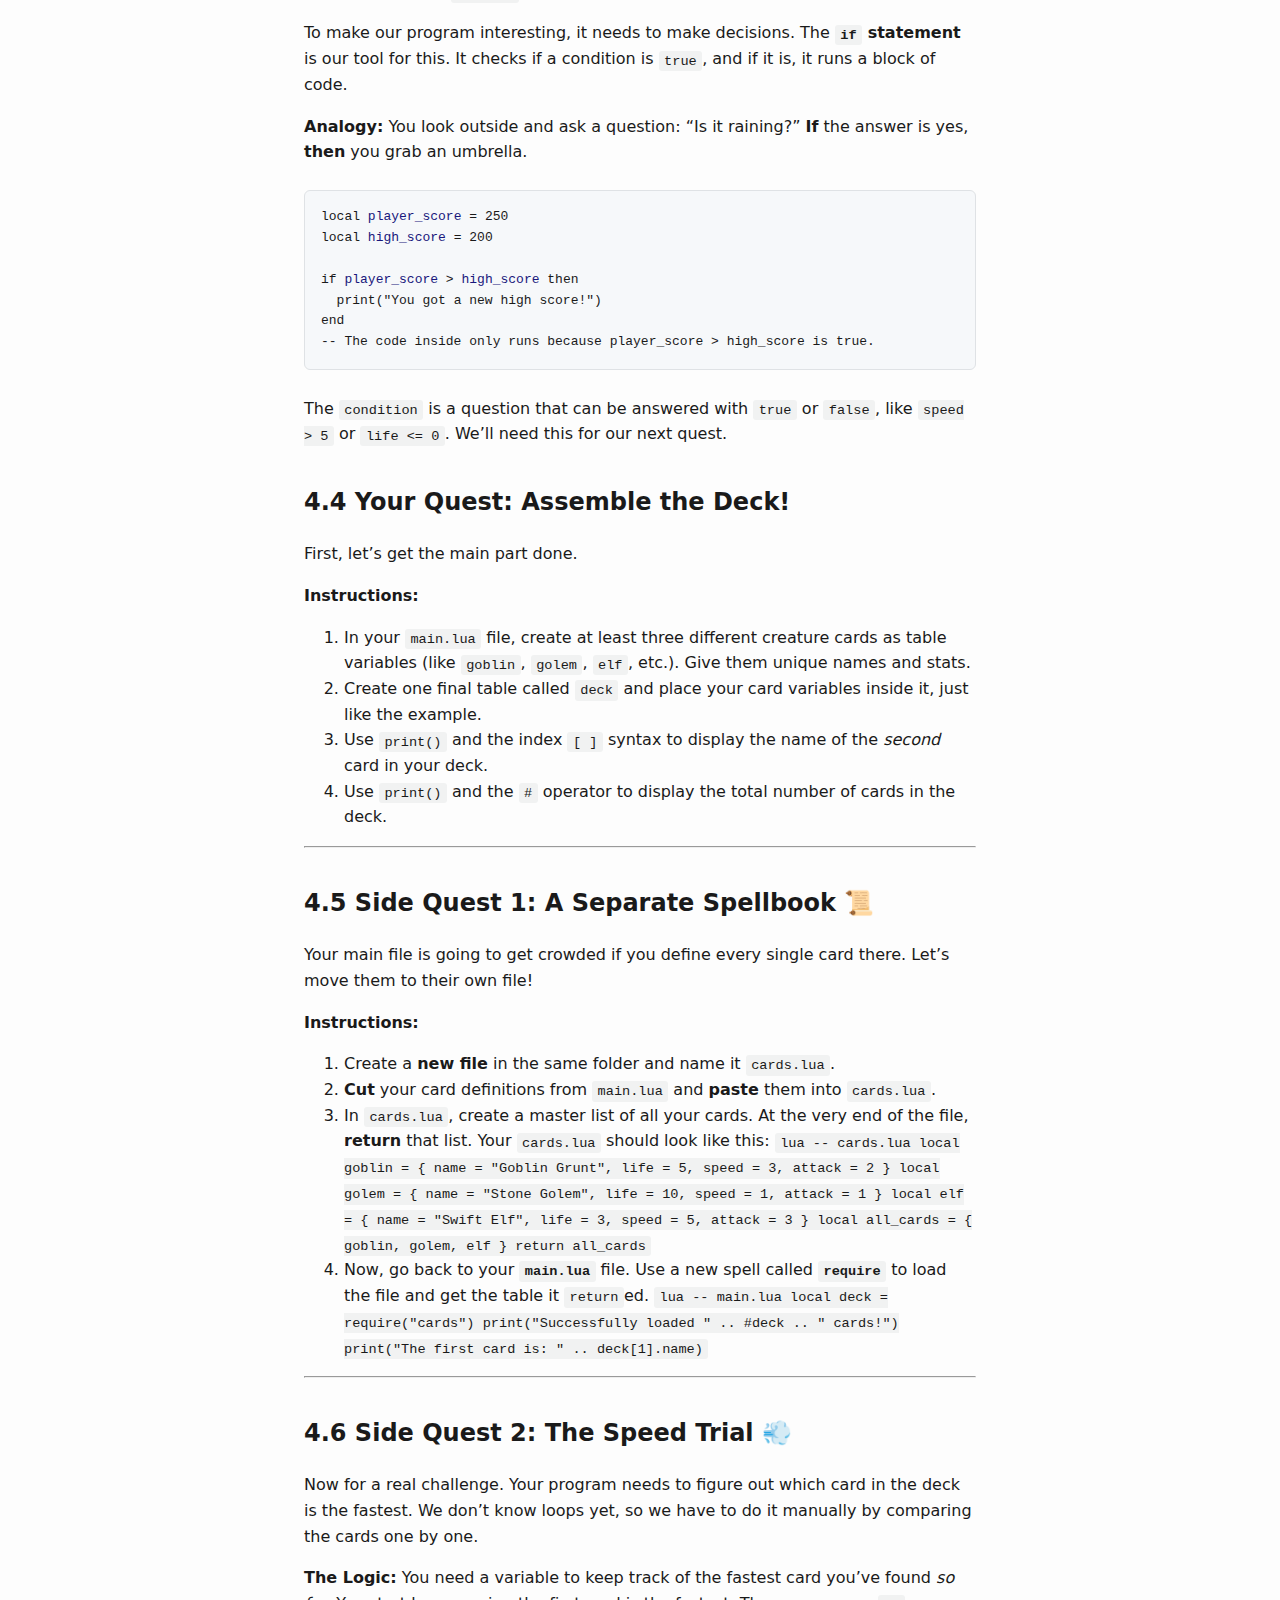
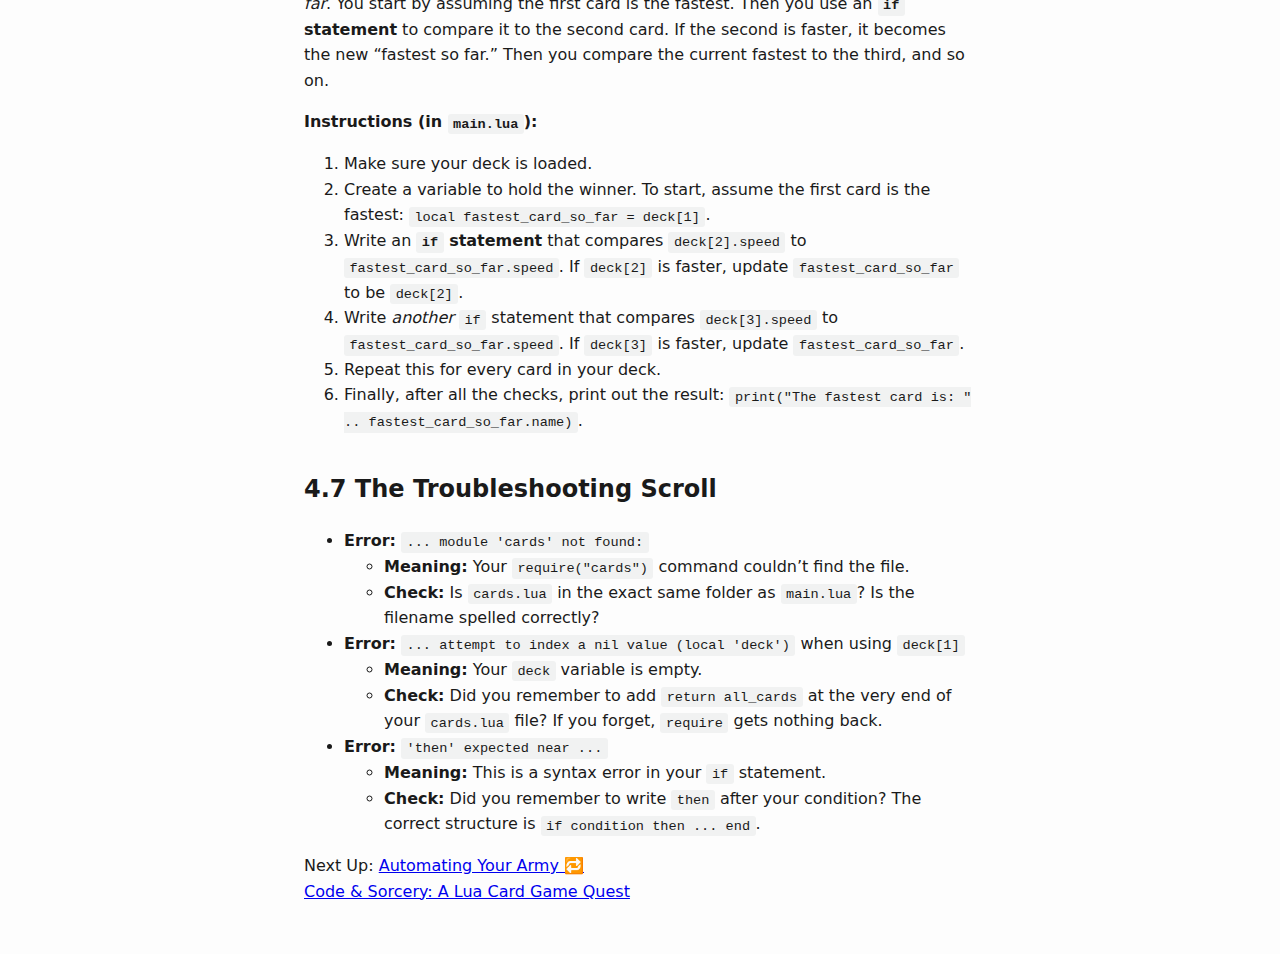
<file: docs/4-assembling-your-army.html>
<!DOCTYPE html>
<html xmlns="http://www.w3.org/1999/xhtml" lang="" xml:lang="">
<head>
  <meta charset="utf-8" />
  <meta name="generator" content="pandoc" />
  <meta name="viewport" content="width=device-width, initial-scale=1.0, user-scalable=yes" />
  <title>Assembling Your Army</title>
  <link rel="stylesheet" href="style.css" />
</head>
<body>
<h1 data-number="4" id="assembling-your-army"><span
class="header-section-number">4</span> Assembling Your Army</h1>
<hr />
<h2 data-number="4.1" id="the-story-so-far-1"><span
class="header-section-number">4.1</span> The Story So Far…</h2>
<p>You’ve successfully crafted the “soul” of a single creature, storing
all its stats neatly in one table. Your code is clean and organized. But
a master summoner never relies on a single creature; they command an
army! It’s time to go from one card to a full deck.</p>
<h2 data-number="4.2"
id="the-mission-what-well-accomplish-today-2"><span
class="header-section-number">4.2</span> The Mission: What We’ll
Accomplish Today</h2>
<p>Our main goal is to create a deck of cards. By the end, we’ll have a
program that defines several different cards and bundles them into a
single “deck” variable. We’ll also take on some challenging side quests
to make our code even more powerful.</p>
<h2 data-number="4.3" id="the-spellbook-new-tools-well-learn-2"><span
class="header-section-number">4.3</span> The Spellbook: New Tools We’ll
Learn</h2>
<p><strong>1. Tables as Lists (The Card Box)</strong></p>
<p>We’re going to use our trusty <code>table</code> tool in a new way.
Instead of using named keys like <code>name = "..."</code>, we’re just
going to put our finished card-tables into a list, separated by commas.
Think of it like putting your individual cards into a deck box.</p>
<p>First, we define our individual cards, just like in <a
href="3-crafting-the-cards-soul.html#crafting-the-cards-soul">Crafting
the card’s soul</a></p>
<div class="sourceCode" id="cb1"><pre
class="sourceCode lua"><code class="sourceCode lua"><span id="cb1-1"><a href="#cb1-1" aria-hidden="true" tabindex="-1"></a><span class="kw">local</span> <span class="va">goblin</span> <span class="op">=</span> <span class="op">{</span> <span class="va">name</span> <span class="op">=</span> <span class="st">&quot;Goblin Grunt&quot;</span><span class="op">,</span> <span class="va">life</span> <span class="op">=</span> <span class="dv">5</span><span class="op">,</span> <span class="va">speed</span> <span class="op">=</span> <span class="dv">3</span><span class="op">,</span> <span class="va">attack</span> <span class="op">=</span> <span class="dv">2</span> <span class="op">}</span></span>
<span id="cb1-2"><a href="#cb1-2" aria-hidden="true" tabindex="-1"></a><span class="kw">local</span> <span class="va">golem</span> <span class="op">=</span> <span class="op">{</span> <span class="va">name</span> <span class="op">=</span> <span class="st">&quot;Stone Golem&quot;</span><span class="op">,</span> <span class="va">life</span> <span class="op">=</span> <span class="dv">10</span><span class="op">,</span> <span class="va">speed</span> <span class="op">=</span> <span class="dv">1</span><span class="op">,</span> <span class="va">attack</span> <span class="op">=</span> <span class="dv">1</span> <span class="op">}</span></span>
<span id="cb1-3"><a href="#cb1-3" aria-hidden="true" tabindex="-1"></a><span class="kw">local</span> <span class="va">elf</span> <span class="op">=</span> <span class="op">{</span> <span class="va">name</span> <span class="op">=</span> <span class="st">&quot;Swift Elf&quot;</span><span class="op">,</span> <span class="va">life</span> <span class="op">=</span> <span class="dv">3</span><span class="op">,</span> <span class="va">speed</span> <span class="op">=</span> <span class="dv">5</span><span class="op">,</span> <span class="va">attack</span> <span class="op">=</span> <span class="dv">3</span> <span class="op">}</span></span>
<span id="cb1-4"><a href="#cb1-4" aria-hidden="true" tabindex="-1"></a></span>
<span id="cb1-5"><a href="#cb1-5" aria-hidden="true" tabindex="-1"></a><span class="co">-- Now, we put them all into one &quot;deck&quot; table!</span></span>
<span id="cb1-6"><a href="#cb1-6" aria-hidden="true" tabindex="-1"></a><span class="kw">local</span> <span class="va">deck</span> <span class="op">=</span> <span class="op">{</span> <span class="va">goblin</span><span class="op">,</span> <span class="va">golem</span><span class="op">,</span> <span class="va">elf</span> <span class="op">}</span></span></code></pre></div>
<p><strong>2. Accessing by Index (Picking a Card)</strong></p>
<p>How do you get the second card from the deck? You can’t use a dot
because there’s no name. Instead, we use a number in <strong>square
brackets <code>[ ]</code></strong>. This number is called the
<strong>index</strong>.</p>
<p><strong>Important:</strong> In Lua, the first item is at index
<strong>1</strong>.</p>
<div class="sourceCode" id="cb2"><pre
class="sourceCode lua"><code class="sourceCode lua"><span id="cb2-1"><a href="#cb2-1" aria-hidden="true" tabindex="-1"></a><span class="co">-- Get the second card from the deck (the golem)</span></span>
<span id="cb2-2"><a href="#cb2-2" aria-hidden="true" tabindex="-1"></a><span class="kw">local</span> <span class="va">second_card</span> <span class="op">=</span> <span class="va">deck</span><span class="op">[</span><span class="dv">2</span><span class="op">]</span></span>
<span id="cb2-3"><a href="#cb2-3" aria-hidden="true" tabindex="-1"></a></span>
<span id="cb2-4"><a href="#cb2-4" aria-hidden="true" tabindex="-1"></a><span class="co">-- Now we can use dot notation on the card we picked!</span></span>
<span id="cb2-5"><a href="#cb2-5" aria-hidden="true" tabindex="-1"></a><span class="fu">print</span><span class="op">(</span><span class="st">&quot;The second card&#39;s name is: &quot;</span> <span class="op">..</span> <span class="va">second_card</span><span class="op">.</span><span class="va">name</span><span class="op">)</span> <span class="co">-- Prints &quot;Stone Golem&quot;</span></span></code></pre></div>
<p><strong>3. The Length Operator (Counting Your Cards)</strong></p>
<p>Need to know how many cards are in your deck? Just put a hashtag
<code>#</code> in front of the table’s name.</p>
<div class="sourceCode" id="cb3"><pre
class="sourceCode lua"><code class="sourceCode lua"><span id="cb3-1"><a href="#cb3-1" aria-hidden="true" tabindex="-1"></a><span class="fu">print</span><span class="op">(</span><span class="st">&quot;There are &quot;</span> <span class="op">..</span> <span class="op">#</span><span class="va">deck</span> <span class="op">..</span> <span class="st">&quot; cards in the deck.&quot;</span><span class="op">)</span> <span class="co">-- Prints &quot;3&quot;</span></span></code></pre></div>
<p><strong>4. Conditionals: <code>if/then</code> (Making a
Choice)</strong></p>
<p>To make our program interesting, it needs to make decisions. The
<strong><code>if</code> statement</strong> is our tool for this. It
checks if a condition is <code>true</code>, and if it is, it runs a
block of code.</p>
<p><strong>Analogy:</strong> You look outside and ask a question: “Is it
raining?” <strong>If</strong> the answer is yes, <strong>then</strong>
you grab an umbrella.</p>
<div class="sourceCode" id="cb4"><pre
class="sourceCode lua"><code class="sourceCode lua"><span id="cb4-1"><a href="#cb4-1" aria-hidden="true" tabindex="-1"></a><span class="kw">local</span> <span class="va">player_score</span> <span class="op">=</span> <span class="dv">250</span></span>
<span id="cb4-2"><a href="#cb4-2" aria-hidden="true" tabindex="-1"></a><span class="kw">local</span> <span class="va">high_score</span> <span class="op">=</span> <span class="dv">200</span></span>
<span id="cb4-3"><a href="#cb4-3" aria-hidden="true" tabindex="-1"></a></span>
<span id="cb4-4"><a href="#cb4-4" aria-hidden="true" tabindex="-1"></a><span class="cf">if</span> <span class="va">player_score</span> <span class="op">&gt;</span> <span class="va">high_score</span> <span class="cf">then</span></span>
<span id="cb4-5"><a href="#cb4-5" aria-hidden="true" tabindex="-1"></a>  <span class="fu">print</span><span class="op">(</span><span class="st">&quot;You got a new high score!&quot;</span><span class="op">)</span></span>
<span id="cb4-6"><a href="#cb4-6" aria-hidden="true" tabindex="-1"></a><span class="cf">end</span></span>
<span id="cb4-7"><a href="#cb4-7" aria-hidden="true" tabindex="-1"></a><span class="co">-- The code inside only runs because player_score &gt; high_score is true.</span></span></code></pre></div>
<p>The <code>condition</code> is a question that can be answered with
<code>true</code> or <code>false</code>, like <code>speed &gt; 5</code>
or <code>life &lt;= 0</code>. We’ll need this for our next quest.</p>
<h2 data-number="4.4" id="your-quest-assemble-the-deck"><span
class="header-section-number">4.4</span> Your Quest: Assemble the
Deck!</h2>
<p>First, let’s get the main part done.</p>
<p><strong>Instructions:</strong></p>
<ol type="1">
<li>In your <code>main.lua</code> file, create at least three different
creature cards as table variables (like <code>goblin</code>,
<code>golem</code>, <code>elf</code>, etc.). Give them unique names and
stats.</li>
<li>Create one final table called <code>deck</code> and place your card
variables inside it, just like the example.</li>
<li>Use <code>print()</code> and the index <code>[ ]</code> syntax to
display the name of the <em>second</em> card in your deck.</li>
<li>Use <code>print()</code> and the <code>#</code> operator to display
the total number of cards in the deck.</li>
</ol>
<hr />
<h2 data-number="4.5" id="side-quest-1-a-separate-spellbook"><span
class="header-section-number">4.5</span> Side Quest 1: A Separate
Spellbook 📜</h2>
<p>Your main file is going to get crowded if you define every single
card there. Let’s move them to their own file!</p>
<p><strong>Instructions:</strong></p>
<ol type="1">
<li>Create a <strong>new file</strong> in the same folder and name it
<code>cards.lua</code>.</li>
<li><strong>Cut</strong> your card definitions from
<code>main.lua</code> and <strong>paste</strong> them into
<code>cards.lua</code>.</li>
<li>In <code>cards.lua</code>, create a master list of all your cards.
At the very end of the file, <strong>return</strong> that list. Your
<code>cards.lua</code> should look like this:
<code>lua     -- cards.lua     local goblin = { name = "Goblin Grunt", life = 5, speed = 3, attack = 2 }     local golem = { name = "Stone Golem", life = 10, speed = 1, attack = 1 }     local elf = { name = "Swift Elf", life = 3, speed = 5, attack = 3 }     local all_cards = { goblin, golem, elf }     return all_cards</code></li>
<li>Now, go back to your <strong><code>main.lua</code></strong> file.
Use a new spell called <strong><code>require</code></strong> to load the
file and get the table it <code>return</code>ed.
<code>lua     -- main.lua     local deck = require("cards")     print("Successfully loaded " .. #deck .. " cards!")     print("The first card is: " .. deck[1].name)</code></li>
</ol>
<hr />
<h2 data-number="4.6" id="side-quest-2-the-speed-trial"><span
class="header-section-number">4.6</span> Side Quest 2: The Speed Trial
💨</h2>
<p>Now for a real challenge. Your program needs to figure out which card
in the deck is the fastest. We don’t know loops yet, so we have to do it
manually by comparing the cards one by one.</p>
<p><strong>The Logic:</strong> You need a variable to keep track of the
fastest card you’ve found <em>so far</em>. You start by assuming the
first card is the fastest. Then you use an <strong><code>if</code>
statement</strong> to compare it to the second card. If the second is
faster, it becomes the new “fastest so far.” Then you compare the
current fastest to the third, and so on.</p>
<p><strong>Instructions (in <code>main.lua</code>):</strong></p>
<ol type="1">
<li>Make sure your deck is loaded.</li>
<li>Create a variable to hold the winner. To start, assume the first
card is the fastest:
<code>local fastest_card_so_far = deck[1]</code>.</li>
<li>Write an <strong><code>if</code> statement</strong> that compares
<code>deck[2].speed</code> to <code>fastest_card_so_far.speed</code>. If
<code>deck[2]</code> is faster, update <code>fastest_card_so_far</code>
to be <code>deck[2]</code>.</li>
<li>Write <em>another</em> <code>if</code> statement that compares
<code>deck[3].speed</code> to <code>fastest_card_so_far.speed</code>. If
<code>deck[3]</code> is faster, update
<code>fastest_card_so_far</code>.</li>
<li>Repeat this for every card in your deck.</li>
<li>Finally, after all the checks, print out the result:
<code>print("The fastest card is: " .. fastest_card_so_far.name)</code>.</li>
</ol>
<h2 data-number="4.7" id="the-troubleshooting-scroll"><span
class="header-section-number">4.7</span> The Troubleshooting Scroll</h2>
<ul>
<li><strong>Error:</strong> <code>... module 'cards' not found:</code>
<ul>
<li><strong>Meaning:</strong> Your <code>require("cards")</code> command
couldn’t find the file.</li>
<li><strong>Check:</strong> Is <code>cards.lua</code> in the exact same
folder as <code>main.lua</code>? Is the filename spelled correctly?</li>
</ul></li>
<li><strong>Error:</strong>
<code>... attempt to index a nil value (local 'deck')</code> when using
<code>deck[1]</code>
<ul>
<li><strong>Meaning:</strong> Your <code>deck</code> variable is
empty.</li>
<li><strong>Check:</strong> Did you remember to add
<code>return all_cards</code> at the very end of your
<code>cards.lua</code> file? If you forget, <code>require</code> gets
nothing back.</li>
</ul></li>
<li><strong>Error:</strong> <code>'then' expected near ...</code>
<ul>
<li><strong>Meaning:</strong> This is a syntax error in your
<code>if</code> statement.</li>
<li><strong>Check:</strong> Did you remember to write <code>then</code>
after your condition? The correct structure is
<code>if condition then ... end</code>.</li>
</ul></li>
</ul>
<nav id="sitenav">
<div class="sitenav">
<span class="navlink next">
<span class="navlink-label">Next Up:</span> <a href="5-automating-your-army.html" accesskey="n" rel="next">Automating Your Army 🔁</a>
</span>
<span class="navlink">
</span>
</div>
<div class="sitenav">
<span class="navlink top">
<a href="index.html" accesskey="t" rel="top">Code &amp; Sorcery: A Lua Card Game Quest</a>
</span>
</div>
</nav>
</body>
</html>
</file>
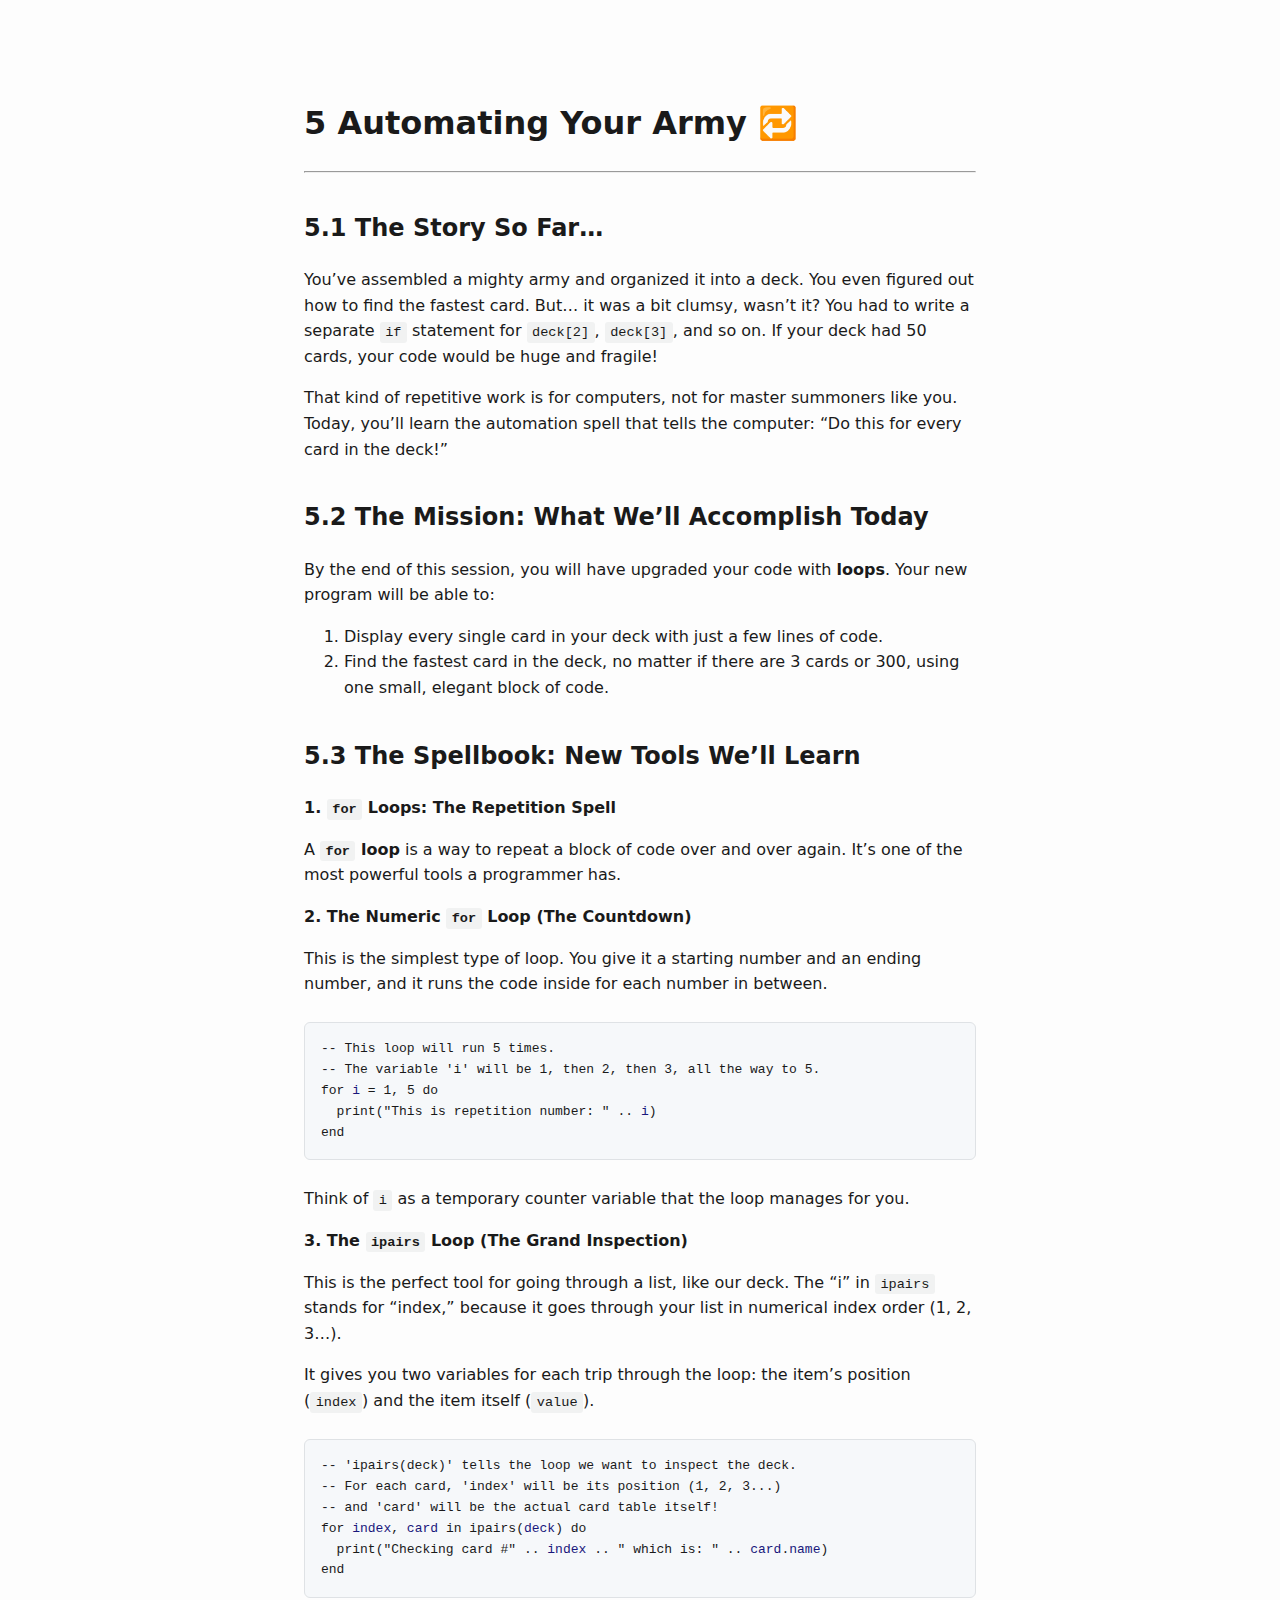
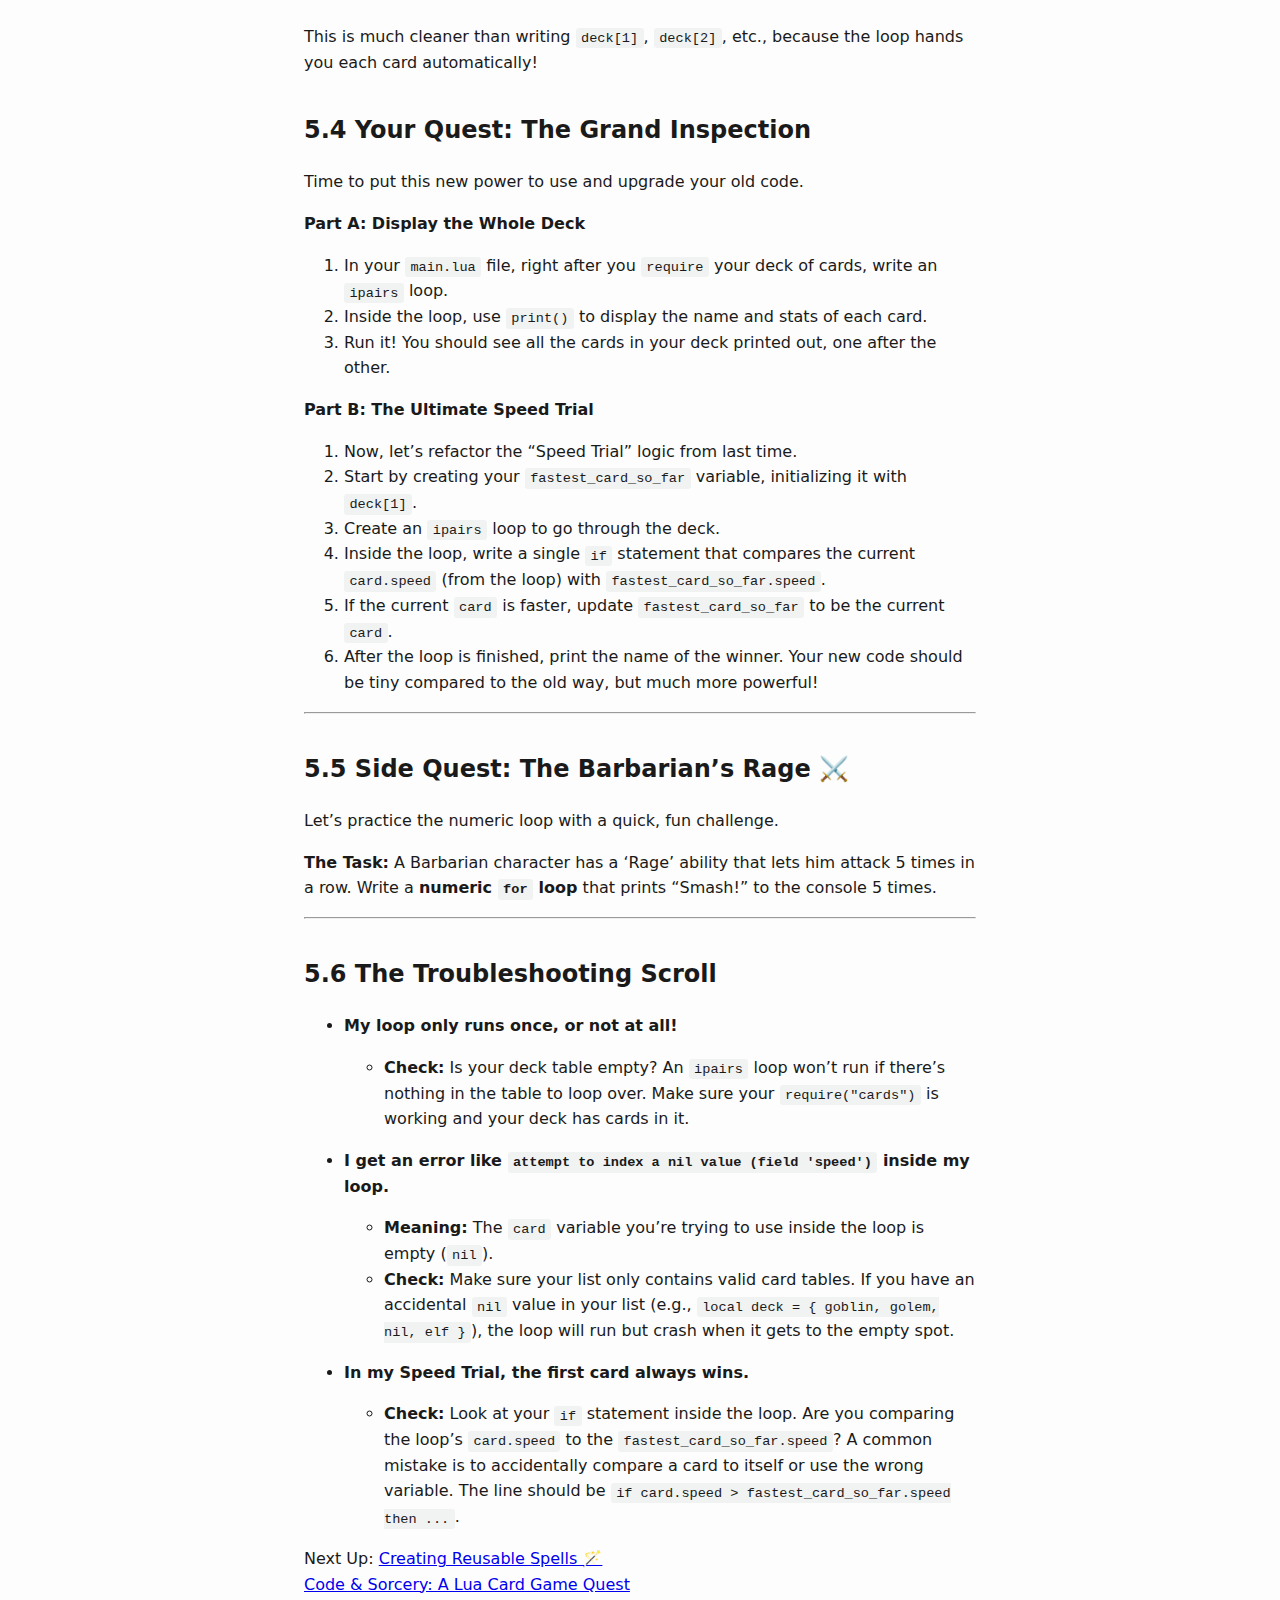
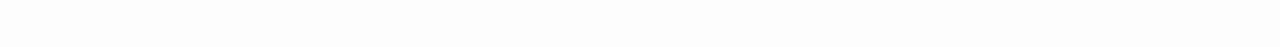
<file: docs/5-automating-your-army.html>
<!DOCTYPE html>
<html xmlns="http://www.w3.org/1999/xhtml" lang="" xml:lang="">
<head>
  <meta charset="utf-8" />
  <meta name="generator" content="pandoc" />
  <meta name="viewport" content="width=device-width, initial-scale=1.0, user-scalable=yes" />
  <title>Automating Your Army 🔁</title>
  <link rel="stylesheet" href="style.css" />
</head>
<body>
<h1 data-number="5" id="automating-your-army"><span
class="header-section-number">5</span> Automating Your Army 🔁</h1>
<hr />
<h2 data-number="5.1" id="the-story-so-far-2"><span
class="header-section-number">5.1</span> The Story So Far…</h2>
<p>You’ve assembled a mighty army and organized it into a deck. You even
figured out how to find the fastest card. But… it was a bit clumsy,
wasn’t it? You had to write a separate <code>if</code> statement for
<code>deck[2]</code>, <code>deck[3]</code>, and so on. If your deck had
50 cards, your code would be huge and fragile!</p>
<p>That kind of repetitive work is for computers, not for master
summoners like you. Today, you’ll learn the automation spell that tells
the computer: “Do this for every card in the deck!”</p>
<h2 data-number="5.2"
id="the-mission-what-well-accomplish-today-3"><span
class="header-section-number">5.2</span> The Mission: What We’ll
Accomplish Today</h2>
<p>By the end of this session, you will have upgraded your code with
<strong>loops</strong>. Your new program will be able to:</p>
<ol type="1">
<li>Display every single card in your deck with just a few lines of
code.</li>
<li>Find the fastest card in the deck, no matter if there are 3 cards or
300, using one small, elegant block of code.</li>
</ol>
<h2 data-number="5.3" id="the-spellbook-new-tools-well-learn-3"><span
class="header-section-number">5.3</span> The Spellbook: New Tools We’ll
Learn</h2>
<p><strong>1. <code>for</code> Loops: The Repetition Spell</strong></p>
<p>A <strong><code>for</code> loop</strong> is a way to repeat a block
of code over and over again. It’s one of the most powerful tools a
programmer has.</p>
<p><strong>2. The Numeric <code>for</code> Loop (The
Countdown)</strong></p>
<p>This is the simplest type of loop. You give it a starting number and
an ending number, and it runs the code inside for each number in
between.</p>
<div class="sourceCode" id="cb1"><pre
class="sourceCode lua"><code class="sourceCode lua"><span id="cb1-1"><a href="#cb1-1" aria-hidden="true" tabindex="-1"></a><span class="co">-- This loop will run 5 times.</span></span>
<span id="cb1-2"><a href="#cb1-2" aria-hidden="true" tabindex="-1"></a><span class="co">-- The variable &#39;i&#39; will be 1, then 2, then 3, all the way to 5.</span></span>
<span id="cb1-3"><a href="#cb1-3" aria-hidden="true" tabindex="-1"></a><span class="cf">for</span> <span class="va">i</span> <span class="op">=</span> <span class="dv">1</span><span class="op">,</span> <span class="dv">5</span> <span class="cf">do</span></span>
<span id="cb1-4"><a href="#cb1-4" aria-hidden="true" tabindex="-1"></a>  <span class="fu">print</span><span class="op">(</span><span class="st">&quot;This is repetition number: &quot;</span> <span class="op">..</span> <span class="va">i</span><span class="op">)</span></span>
<span id="cb1-5"><a href="#cb1-5" aria-hidden="true" tabindex="-1"></a><span class="cf">end</span></span></code></pre></div>
<p>Think of <code>i</code> as a temporary counter variable that the loop
manages for you.</p>
<p><strong>3. The <code>ipairs</code> Loop (The Grand
Inspection)</strong></p>
<p>This is the perfect tool for going through a list, like our deck. The
“i” in <code>ipairs</code> stands for “index,” because it goes through
your list in numerical index order (1, 2, 3…).</p>
<p>It gives you two variables for each trip through the loop: the item’s
position (<code>index</code>) and the item itself
(<code>value</code>).</p>
<div class="sourceCode" id="cb2"><pre
class="sourceCode lua"><code class="sourceCode lua"><span id="cb2-1"><a href="#cb2-1" aria-hidden="true" tabindex="-1"></a><span class="co">-- &#39;ipairs(deck)&#39; tells the loop we want to inspect the deck.</span></span>
<span id="cb2-2"><a href="#cb2-2" aria-hidden="true" tabindex="-1"></a><span class="co">-- For each card, &#39;index&#39; will be its position (1, 2, 3...)</span></span>
<span id="cb2-3"><a href="#cb2-3" aria-hidden="true" tabindex="-1"></a><span class="co">-- and &#39;card&#39; will be the actual card table itself!</span></span>
<span id="cb2-4"><a href="#cb2-4" aria-hidden="true" tabindex="-1"></a><span class="cf">for</span> <span class="va">index</span><span class="op">,</span> <span class="va">card</span> <span class="kw">in</span> <span class="fu">ipairs</span><span class="op">(</span><span class="va">deck</span><span class="op">)</span> <span class="cf">do</span></span>
<span id="cb2-5"><a href="#cb2-5" aria-hidden="true" tabindex="-1"></a>  <span class="fu">print</span><span class="op">(</span><span class="st">&quot;Checking card #&quot;</span> <span class="op">..</span> <span class="va">index</span> <span class="op">..</span> <span class="st">&quot; which is: &quot;</span> <span class="op">..</span> <span class="va">card</span><span class="op">.</span><span class="va">name</span><span class="op">)</span></span>
<span id="cb2-6"><a href="#cb2-6" aria-hidden="true" tabindex="-1"></a><span class="cf">end</span></span></code></pre></div>
<p>This is much cleaner than writing <code>deck[1]</code>,
<code>deck[2]</code>, etc., because the loop hands you each card
automatically!</p>
<h2 data-number="5.4" id="your-quest-the-grand-inspection"><span
class="header-section-number">5.4</span> Your Quest: The Grand
Inspection</h2>
<p>Time to put this new power to use and upgrade your old code.</p>
<p><strong>Part A: Display the Whole Deck</strong></p>
<ol type="1">
<li>In your <code>main.lua</code> file, right after you
<code>require</code> your deck of cards, write an <code>ipairs</code>
loop.</li>
<li>Inside the loop, use <code>print()</code> to display the name and
stats of each card.</li>
<li>Run it! You should see all the cards in your deck printed out, one
after the other.</li>
</ol>
<p><strong>Part B: The Ultimate Speed Trial</strong></p>
<ol type="1">
<li>Now, let’s refactor the “Speed Trial” logic from last time.</li>
<li>Start by creating your <code>fastest_card_so_far</code> variable,
initializing it with <code>deck[1]</code>.</li>
<li>Create an <code>ipairs</code> loop to go through the deck.</li>
<li>Inside the loop, write a single <code>if</code> statement that
compares the current <code>card.speed</code> (from the loop) with
<code>fastest_card_so_far.speed</code>.</li>
<li>If the current <code>card</code> is faster, update
<code>fastest_card_so_far</code> to be the current
<code>card</code>.</li>
<li>After the loop is finished, print the name of the winner. Your new
code should be tiny compared to the old way, but much more
powerful!</li>
</ol>
<hr />
<h2 data-number="5.5" id="side-quest-the-barbarians-rage"><span
class="header-section-number">5.5</span> Side Quest: The Barbarian’s
Rage ⚔️</h2>
<p>Let’s practice the numeric loop with a quick, fun challenge.</p>
<p><strong>The Task:</strong> A Barbarian character has a ‘Rage’ ability
that lets him attack 5 times in a row. Write a <strong>numeric
<code>for</code> loop</strong> that prints “Smash!” to the console 5
times.</p>
<hr />
<h2 data-number="5.6" id="the-troubleshooting-scroll-1"><span
class="header-section-number">5.6</span> The Troubleshooting Scroll</h2>
<ul>
<li><p><strong>My loop only runs once, or not at all!</strong></p>
<ul>
<li><strong>Check:</strong> Is your deck table empty? An
<code>ipairs</code> loop won’t run if there’s nothing in the table to
loop over. Make sure your <code>require("cards")</code> is working and
your deck has cards in it.</li>
</ul></li>
<li><p><strong>I get an error like
<code>attempt to index a nil value (field 'speed')</code> inside my
loop.</strong></p>
<ul>
<li><strong>Meaning:</strong> The <code>card</code> variable you’re
trying to use inside the loop is empty (<code>nil</code>).</li>
<li><strong>Check:</strong> Make sure your list only contains valid card
tables. If you have an accidental <code>nil</code> value in your list
(e.g., <code>local deck = { goblin, golem, nil, elf }</code>), the loop
will run but crash when it gets to the empty spot.</li>
</ul></li>
<li><p><strong>In my Speed Trial, the first card always
wins.</strong></p>
<ul>
<li><strong>Check:</strong> Look at your <code>if</code> statement
inside the loop. Are you comparing the loop’s <code>card.speed</code> to
the <code>fastest_card_so_far.speed</code>? A common mistake is to
accidentally compare a card to itself or use the wrong variable. The
line should be
<code>if card.speed &gt; fastest_card_so_far.speed then ...</code>.</li>
</ul></li>
</ul>
<nav id="sitenav">
<div class="sitenav">
<span class="navlink next">
<span class="navlink-label">Next Up:</span> <a href="6-creating-reusable-spells.html" accesskey="n" rel="next">Creating Reusable Spells 🪄</a>
</span>
<span class="navlink">
</span>
</div>
<div class="sitenav">
<span class="navlink top">
<a href="index.html" accesskey="t" rel="top">Code &amp; Sorcery: A Lua Card Game Quest</a>
</span>
</div>
</nav>
</body>
</html>
</file>
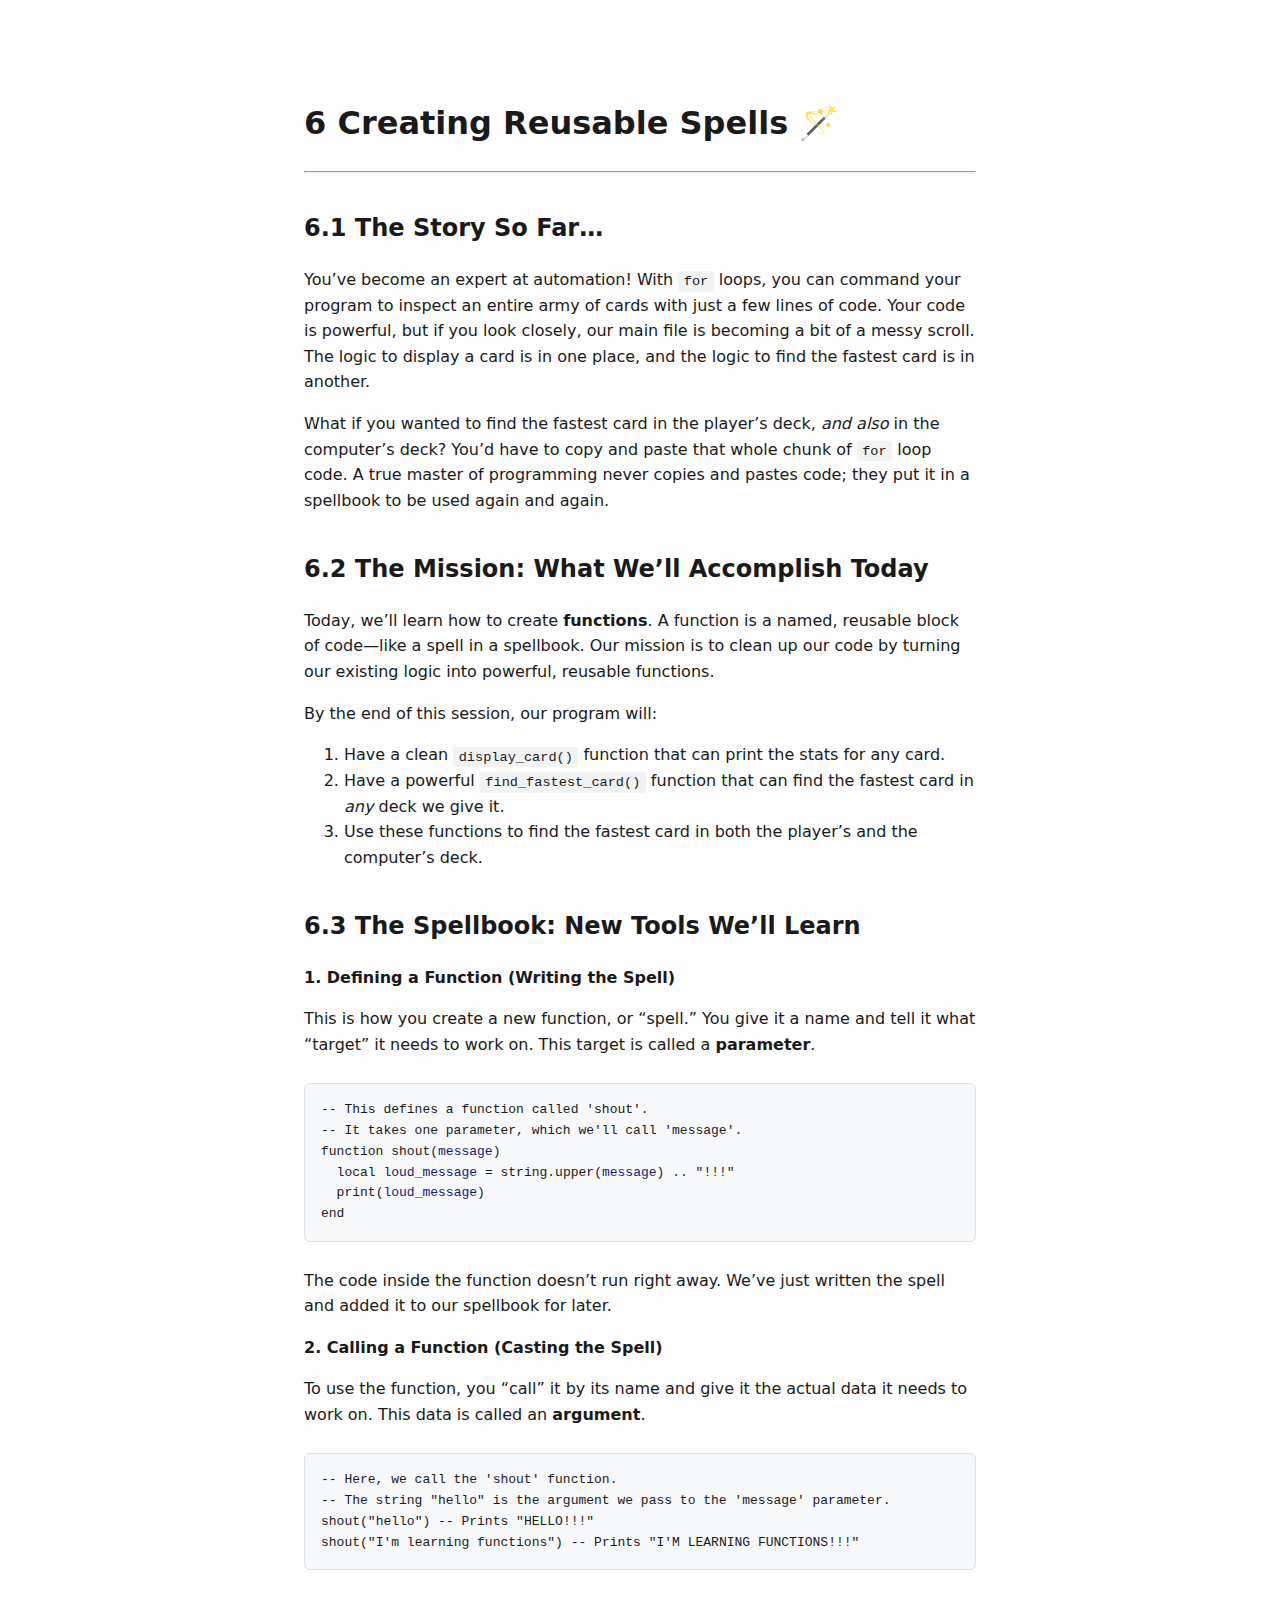
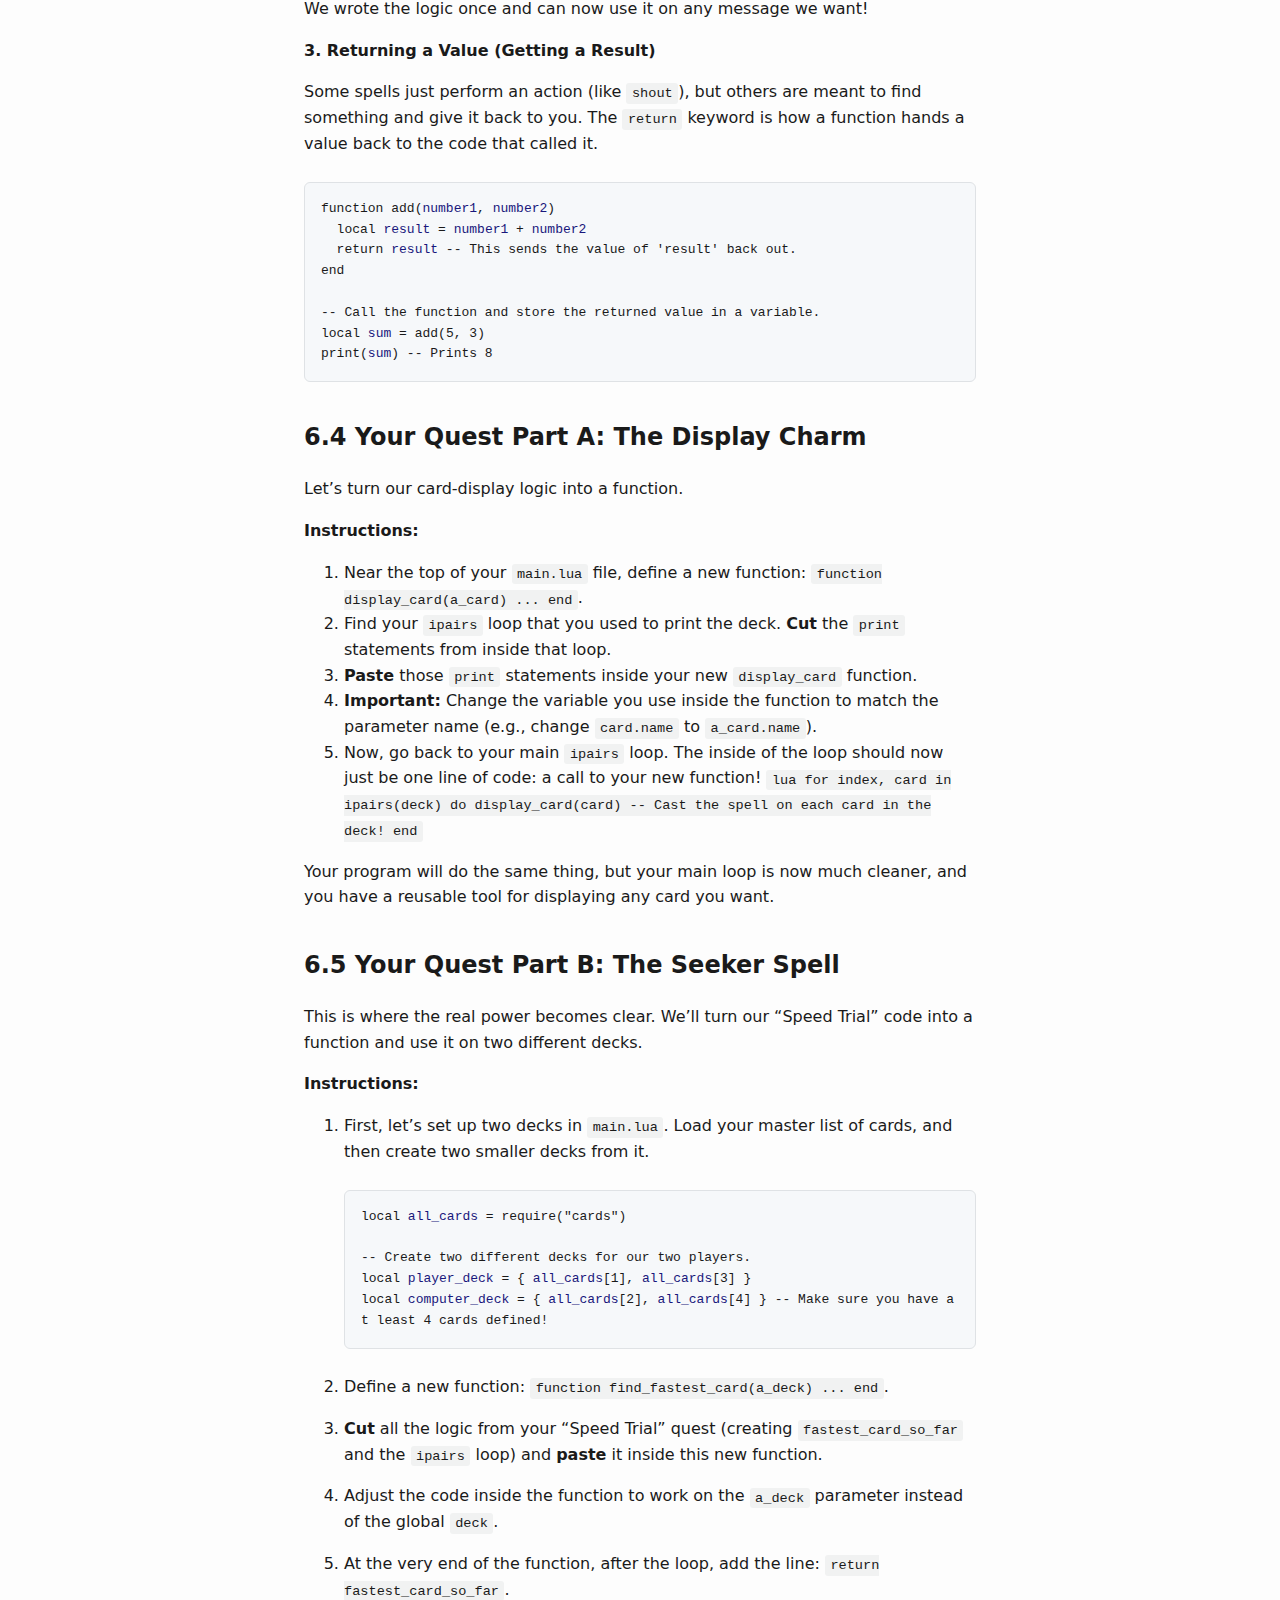
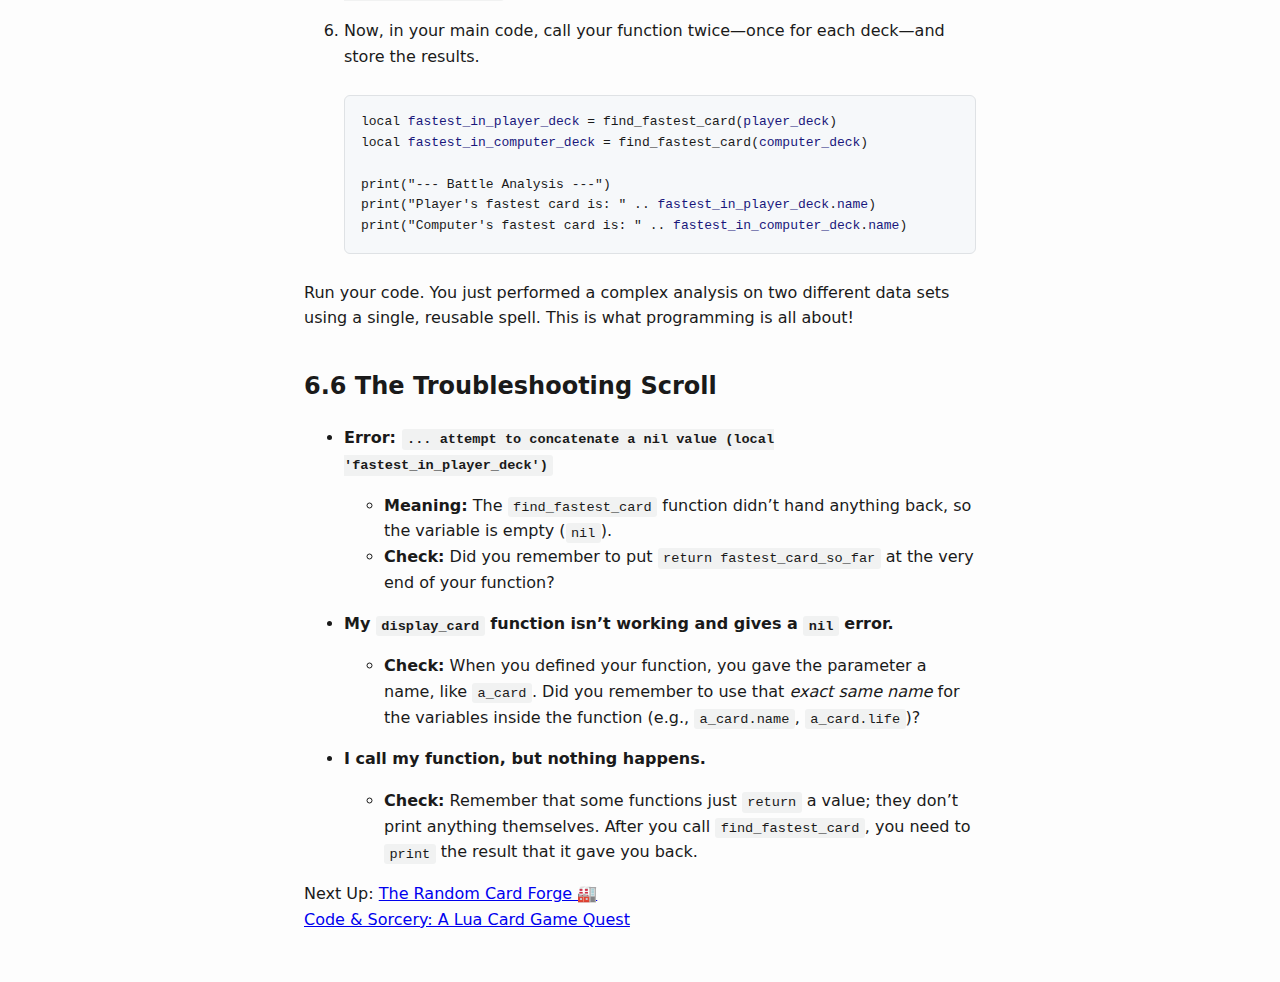
<file: docs/6-creating-reusable-spells.html>
<!DOCTYPE html>
<html xmlns="http://www.w3.org/1999/xhtml" lang="" xml:lang="">
<head>
  <meta charset="utf-8" />
  <meta name="generator" content="pandoc" />
  <meta name="viewport" content="width=device-width, initial-scale=1.0, user-scalable=yes" />
  <title>Creating Reusable Spells 🪄</title>
  <link rel="stylesheet" href="style.css" />
</head>
<body>
<h1 data-number="6" id="creating-reusable-spells"><span
class="header-section-number">6</span> Creating Reusable Spells 🪄</h1>
<hr />
<h2 data-number="6.1" id="the-story-so-far-3"><span
class="header-section-number">6.1</span> The Story So Far…</h2>
<p>You’ve become an expert at automation! With <code>for</code> loops,
you can command your program to inspect an entire army of cards with
just a few lines of code. Your code is powerful, but if you look
closely, our main file is becoming a bit of a messy scroll. The logic to
display a card is in one place, and the logic to find the fastest card
is in another.</p>
<p>What if you wanted to find the fastest card in the player’s deck,
<em>and also</em> in the computer’s deck? You’d have to copy and paste
that whole chunk of <code>for</code> loop code. A true master of
programming never copies and pastes code; they put it in a spellbook to
be used again and again.</p>
<h2 data-number="6.2"
id="the-mission-what-well-accomplish-today-4"><span
class="header-section-number">6.2</span> The Mission: What We’ll
Accomplish Today</h2>
<p>Today, we’ll learn how to create <strong>functions</strong>. A
function is a named, reusable block of code—like a spell in a spellbook.
Our mission is to clean up our code by turning our existing logic into
powerful, reusable functions.</p>
<p>By the end of this session, our program will:</p>
<ol type="1">
<li>Have a clean <code>display_card()</code> function that can print the
stats for any card.</li>
<li>Have a powerful <code>find_fastest_card()</code> function that can
find the fastest card in <em>any</em> deck we give it.</li>
<li>Use these functions to find the fastest card in both the player’s
and the computer’s deck.</li>
</ol>
<h2 data-number="6.3" id="the-spellbook-new-tools-well-learn-4"><span
class="header-section-number">6.3</span> The Spellbook: New Tools We’ll
Learn</h2>
<p><strong>1. Defining a Function (Writing the Spell)</strong></p>
<p>This is how you create a new function, or “spell.” You give it a name
and tell it what “target” it needs to work on. This target is called a
<strong>parameter</strong>.</p>
<div class="sourceCode" id="cb1"><pre
class="sourceCode lua"><code class="sourceCode lua"><span id="cb1-1"><a href="#cb1-1" aria-hidden="true" tabindex="-1"></a><span class="co">-- This defines a function called &#39;shout&#39;.</span></span>
<span id="cb1-2"><a href="#cb1-2" aria-hidden="true" tabindex="-1"></a><span class="co">-- It takes one parameter, which we&#39;ll call &#39;message&#39;.</span></span>
<span id="cb1-3"><a href="#cb1-3" aria-hidden="true" tabindex="-1"></a><span class="kw">function</span> shout<span class="op">(</span><span class="va">message</span><span class="op">)</span></span>
<span id="cb1-4"><a href="#cb1-4" aria-hidden="true" tabindex="-1"></a>  <span class="kw">local</span> <span class="va">loud_message</span> <span class="op">=</span> <span class="fu">string.upper</span><span class="op">(</span><span class="va">message</span><span class="op">)</span> <span class="op">..</span> <span class="st">&quot;!!!&quot;</span></span>
<span id="cb1-5"><a href="#cb1-5" aria-hidden="true" tabindex="-1"></a>  <span class="fu">print</span><span class="op">(</span><span class="va">loud_message</span><span class="op">)</span></span>
<span id="cb1-6"><a href="#cb1-6" aria-hidden="true" tabindex="-1"></a><span class="kw">end</span></span></code></pre></div>
<p>The code inside the function doesn’t run right away. We’ve just
written the spell and added it to our spellbook for later.</p>
<p><strong>2. Calling a Function (Casting the Spell)</strong></p>
<p>To use the function, you “call” it by its name and give it the actual
data it needs to work on. This data is called an
<strong>argument</strong>.</p>
<div class="sourceCode" id="cb2"><pre
class="sourceCode lua"><code class="sourceCode lua"><span id="cb2-1"><a href="#cb2-1" aria-hidden="true" tabindex="-1"></a><span class="co">-- Here, we call the &#39;shout&#39; function.</span></span>
<span id="cb2-2"><a href="#cb2-2" aria-hidden="true" tabindex="-1"></a><span class="co">-- The string &quot;hello&quot; is the argument we pass to the &#39;message&#39; parameter.</span></span>
<span id="cb2-3"><a href="#cb2-3" aria-hidden="true" tabindex="-1"></a>shout<span class="op">(</span><span class="st">&quot;hello&quot;</span><span class="op">)</span> <span class="co">-- Prints &quot;HELLO!!!&quot;</span></span>
<span id="cb2-4"><a href="#cb2-4" aria-hidden="true" tabindex="-1"></a>shout<span class="op">(</span><span class="st">&quot;I&#39;m learning functions&quot;</span><span class="op">)</span> <span class="co">-- Prints &quot;I&#39;M LEARNING FUNCTIONS!!!&quot;</span></span></code></pre></div>
<p>We wrote the logic once and can now use it on any message we
want!</p>
<p><strong>3. Returning a Value (Getting a Result)</strong></p>
<p>Some spells just perform an action (like <code>shout</code>), but
others are meant to find something and give it back to you. The
<code>return</code> keyword is how a function hands a value back to the
code that called it.</p>
<div class="sourceCode" id="cb3"><pre
class="sourceCode lua"><code class="sourceCode lua"><span id="cb3-1"><a href="#cb3-1" aria-hidden="true" tabindex="-1"></a><span class="kw">function</span> add<span class="op">(</span><span class="va">number1</span><span class="op">,</span> <span class="va">number2</span><span class="op">)</span></span>
<span id="cb3-2"><a href="#cb3-2" aria-hidden="true" tabindex="-1"></a>  <span class="kw">local</span> <span class="va">result</span> <span class="op">=</span> <span class="va">number1</span> <span class="op">+</span> <span class="va">number2</span></span>
<span id="cb3-3"><a href="#cb3-3" aria-hidden="true" tabindex="-1"></a>  <span class="cf">return</span> <span class="va">result</span> <span class="co">-- This sends the value of &#39;result&#39; back out.</span></span>
<span id="cb3-4"><a href="#cb3-4" aria-hidden="true" tabindex="-1"></a><span class="kw">end</span></span>
<span id="cb3-5"><a href="#cb3-5" aria-hidden="true" tabindex="-1"></a></span>
<span id="cb3-6"><a href="#cb3-6" aria-hidden="true" tabindex="-1"></a><span class="co">-- Call the function and store the returned value in a variable.</span></span>
<span id="cb3-7"><a href="#cb3-7" aria-hidden="true" tabindex="-1"></a><span class="kw">local</span> <span class="va">sum</span> <span class="op">=</span> add<span class="op">(</span><span class="dv">5</span><span class="op">,</span> <span class="dv">3</span><span class="op">)</span></span>
<span id="cb3-8"><a href="#cb3-8" aria-hidden="true" tabindex="-1"></a><span class="fu">print</span><span class="op">(</span><span class="va">sum</span><span class="op">)</span> <span class="co">-- Prints 8</span></span></code></pre></div>
<h2 data-number="6.4" id="your-quest-part-a-the-display-charm"><span
class="header-section-number">6.4</span> Your Quest Part A: The Display
Charm</h2>
<p>Let’s turn our card-display logic into a function.</p>
<p><strong>Instructions:</strong></p>
<ol type="1">
<li>Near the top of your <code>main.lua</code> file, define a new
function: <code>function display_card(a_card) ... end</code>.</li>
<li>Find your <code>ipairs</code> loop that you used to print the deck.
<strong>Cut</strong> the <code>print</code> statements from inside that
loop.</li>
<li><strong>Paste</strong> those <code>print</code> statements inside
your new <code>display_card</code> function.</li>
<li><strong>Important:</strong> Change the variable you use inside the
function to match the parameter name (e.g., change
<code>card.name</code> to <code>a_card.name</code>).</li>
<li>Now, go back to your main <code>ipairs</code> loop. The inside of
the loop should now just be one line of code: a call to your new
function!
<code>lua     for index, card in ipairs(deck) do       display_card(card) -- Cast the spell on each card in the deck!     end</code></li>
</ol>
<p>Your program will do the same thing, but your main loop is now much
cleaner, and you have a reusable tool for displaying any card you
want.</p>
<h2 data-number="6.5" id="your-quest-part-b-the-seeker-spell"><span
class="header-section-number">6.5</span> Your Quest Part B: The Seeker
Spell</h2>
<p>This is where the real power becomes clear. We’ll turn our “Speed
Trial” code into a function and use it on two different decks.</p>
<p><strong>Instructions:</strong></p>
<ol type="1">
<li><p>First, let’s set up two decks in <code>main.lua</code>. Load your
master list of cards, and then create two smaller decks from it.</p>
<div class="sourceCode" id="cb4"><pre
class="sourceCode lua"><code class="sourceCode lua"><span id="cb4-1"><a href="#cb4-1" aria-hidden="true" tabindex="-1"></a><span class="kw">local</span> <span class="va">all_cards</span> <span class="op">=</span> <span class="fu">require</span><span class="op">(</span><span class="st">&quot;cards&quot;</span><span class="op">)</span></span>
<span id="cb4-2"><a href="#cb4-2" aria-hidden="true" tabindex="-1"></a></span>
<span id="cb4-3"><a href="#cb4-3" aria-hidden="true" tabindex="-1"></a><span class="co">-- Create two different decks for our two players.</span></span>
<span id="cb4-4"><a href="#cb4-4" aria-hidden="true" tabindex="-1"></a><span class="kw">local</span> <span class="va">player_deck</span> <span class="op">=</span> <span class="op">{</span> <span class="va">all_cards</span><span class="op">[</span><span class="dv">1</span><span class="op">],</span> <span class="va">all_cards</span><span class="op">[</span><span class="dv">3</span><span class="op">]</span> <span class="op">}</span></span>
<span id="cb4-5"><a href="#cb4-5" aria-hidden="true" tabindex="-1"></a><span class="kw">local</span> <span class="va">computer_deck</span> <span class="op">=</span> <span class="op">{</span> <span class="va">all_cards</span><span class="op">[</span><span class="dv">2</span><span class="op">],</span> <span class="va">all_cards</span><span class="op">[</span><span class="dv">4</span><span class="op">]</span> <span class="op">}</span> <span class="co">-- Make sure you have at least 4 cards defined!</span></span></code></pre></div></li>
<li><p>Define a new function:
<code>function find_fastest_card(a_deck) ... end</code>.</p></li>
<li><p><strong>Cut</strong> all the logic from your “Speed Trial” quest
(creating <code>fastest_card_so_far</code> and the <code>ipairs</code>
loop) and <strong>paste</strong> it inside this new function.</p></li>
<li><p>Adjust the code inside the function to work on the
<code>a_deck</code> parameter instead of the global
<code>deck</code>.</p></li>
<li><p>At the very end of the function, after the loop, add the line:
<code>return fastest_card_so_far</code>.</p></li>
<li><p>Now, in your main code, call your function twice—once for each
deck—and store the results.</p>
<div class="sourceCode" id="cb5"><pre
class="sourceCode lua"><code class="sourceCode lua"><span id="cb5-1"><a href="#cb5-1" aria-hidden="true" tabindex="-1"></a><span class="kw">local</span> <span class="va">fastest_in_player_deck</span> <span class="op">=</span> find_fastest_card<span class="op">(</span><span class="va">player_deck</span><span class="op">)</span></span>
<span id="cb5-2"><a href="#cb5-2" aria-hidden="true" tabindex="-1"></a><span class="kw">local</span> <span class="va">fastest_in_computer_deck</span> <span class="op">=</span> find_fastest_card<span class="op">(</span><span class="va">computer_deck</span><span class="op">)</span></span>
<span id="cb5-3"><a href="#cb5-3" aria-hidden="true" tabindex="-1"></a></span>
<span id="cb5-4"><a href="#cb5-4" aria-hidden="true" tabindex="-1"></a><span class="fu">print</span><span class="op">(</span><span class="st">&quot;--- Battle Analysis ---&quot;</span><span class="op">)</span></span>
<span id="cb5-5"><a href="#cb5-5" aria-hidden="true" tabindex="-1"></a><span class="fu">print</span><span class="op">(</span><span class="st">&quot;Player&#39;s fastest card is: &quot;</span> <span class="op">..</span> <span class="va">fastest_in_player_deck</span><span class="op">.</span><span class="va">name</span><span class="op">)</span></span>
<span id="cb5-6"><a href="#cb5-6" aria-hidden="true" tabindex="-1"></a><span class="fu">print</span><span class="op">(</span><span class="st">&quot;Computer&#39;s fastest card is: &quot;</span> <span class="op">..</span> <span class="va">fastest_in_computer_deck</span><span class="op">.</span><span class="va">name</span><span class="op">)</span></span></code></pre></div></li>
</ol>
<p>Run your code. You just performed a complex analysis on two different
data sets using a single, reusable spell. This is what programming is
all about!</p>
<h2 data-number="6.6" id="the-troubleshooting-scroll-2"><span
class="header-section-number">6.6</span> The Troubleshooting Scroll</h2>
<ul>
<li><p><strong>Error:
<code>... attempt to concatenate a nil value (local 'fastest_in_player_deck')</code></strong></p>
<ul>
<li><strong>Meaning:</strong> The <code>find_fastest_card</code>
function didn’t hand anything back, so the variable is empty
(<code>nil</code>).</li>
<li><strong>Check:</strong> Did you remember to put
<code>return fastest_card_so_far</code> at the very end of your
function?</li>
</ul></li>
<li><p><strong>My <code>display_card</code> function isn’t working and
gives a <code>nil</code> error.</strong></p>
<ul>
<li><strong>Check:</strong> When you defined your function, you gave the
parameter a name, like <code>a_card</code>. Did you remember to use that
<em>exact same name</em> for the variables inside the function (e.g.,
<code>a_card.name</code>, <code>a_card.life</code>)?</li>
</ul></li>
<li><p><strong>I call my function, but nothing happens.</strong></p>
<ul>
<li><strong>Check:</strong> Remember that some functions just
<code>return</code> a value; they don’t print anything themselves. After
you call <code>find_fastest_card</code>, you need to <code>print</code>
the result that it gave you back.</li>
</ul></li>
</ul>
<nav id="sitenav">
<div class="sitenav">
<span class="navlink next">
<span class="navlink-label">Next Up:</span> <a href="7-the-random-card-forge.html" accesskey="n" rel="next">The Random Card Forge 🏭</a>
</span>
<span class="navlink">
</span>
</div>
<div class="sitenav">
<span class="navlink top">
<a href="index.html" accesskey="t" rel="top">Code &amp; Sorcery: A Lua Card Game Quest</a>
</span>
</div>
</nav>
</body>
</html>
</file>
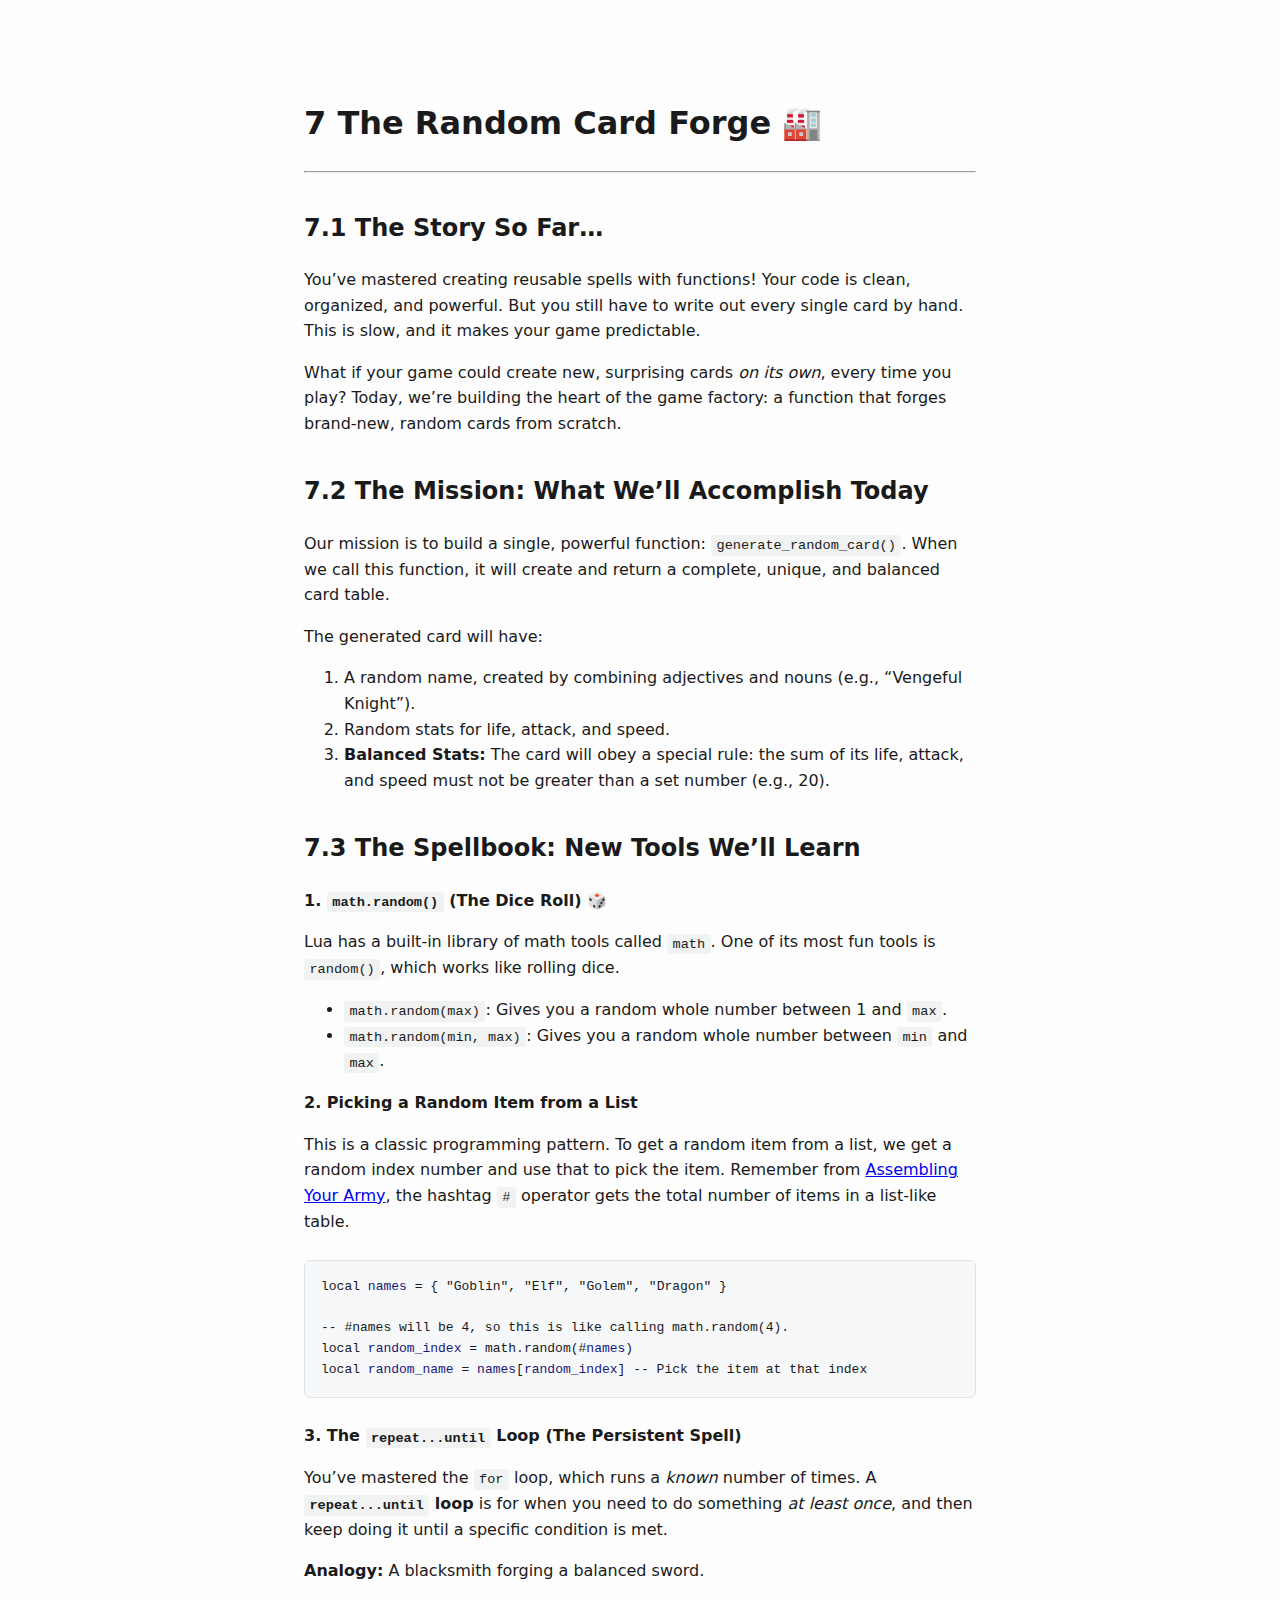
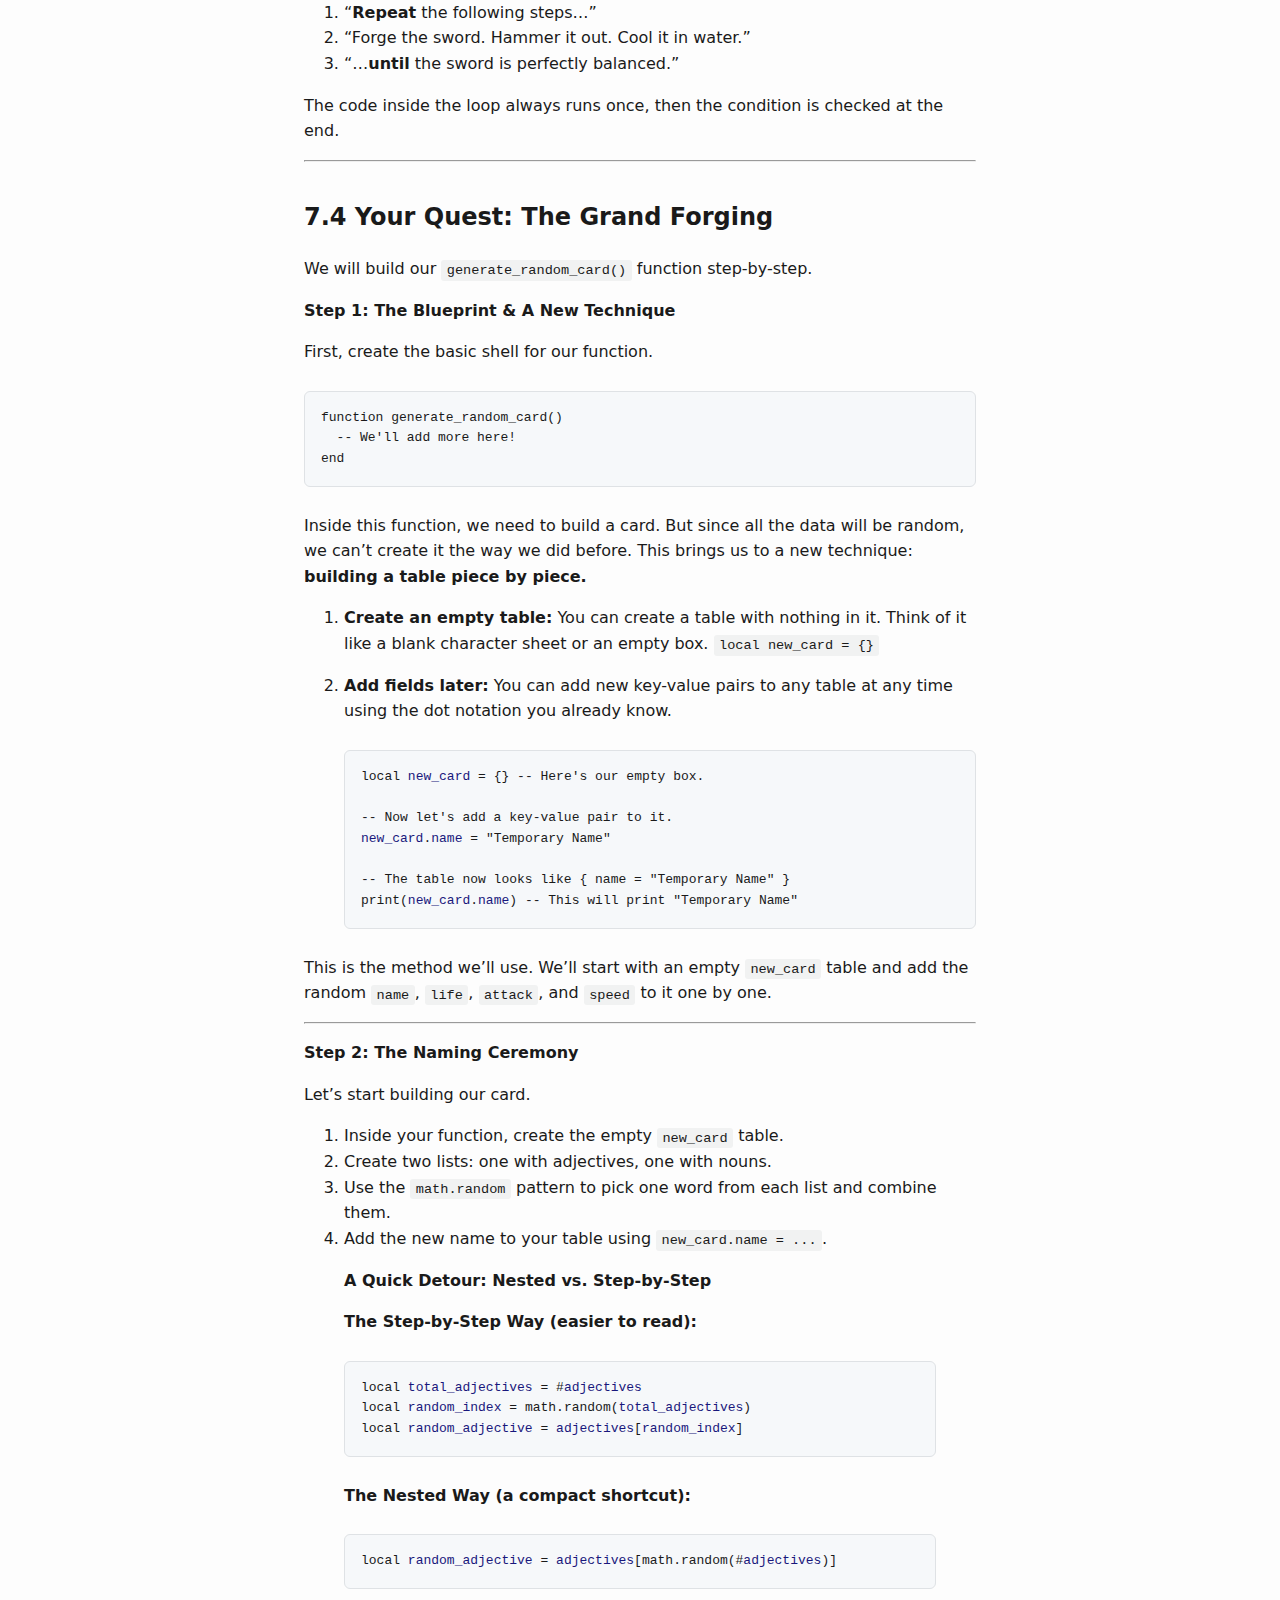
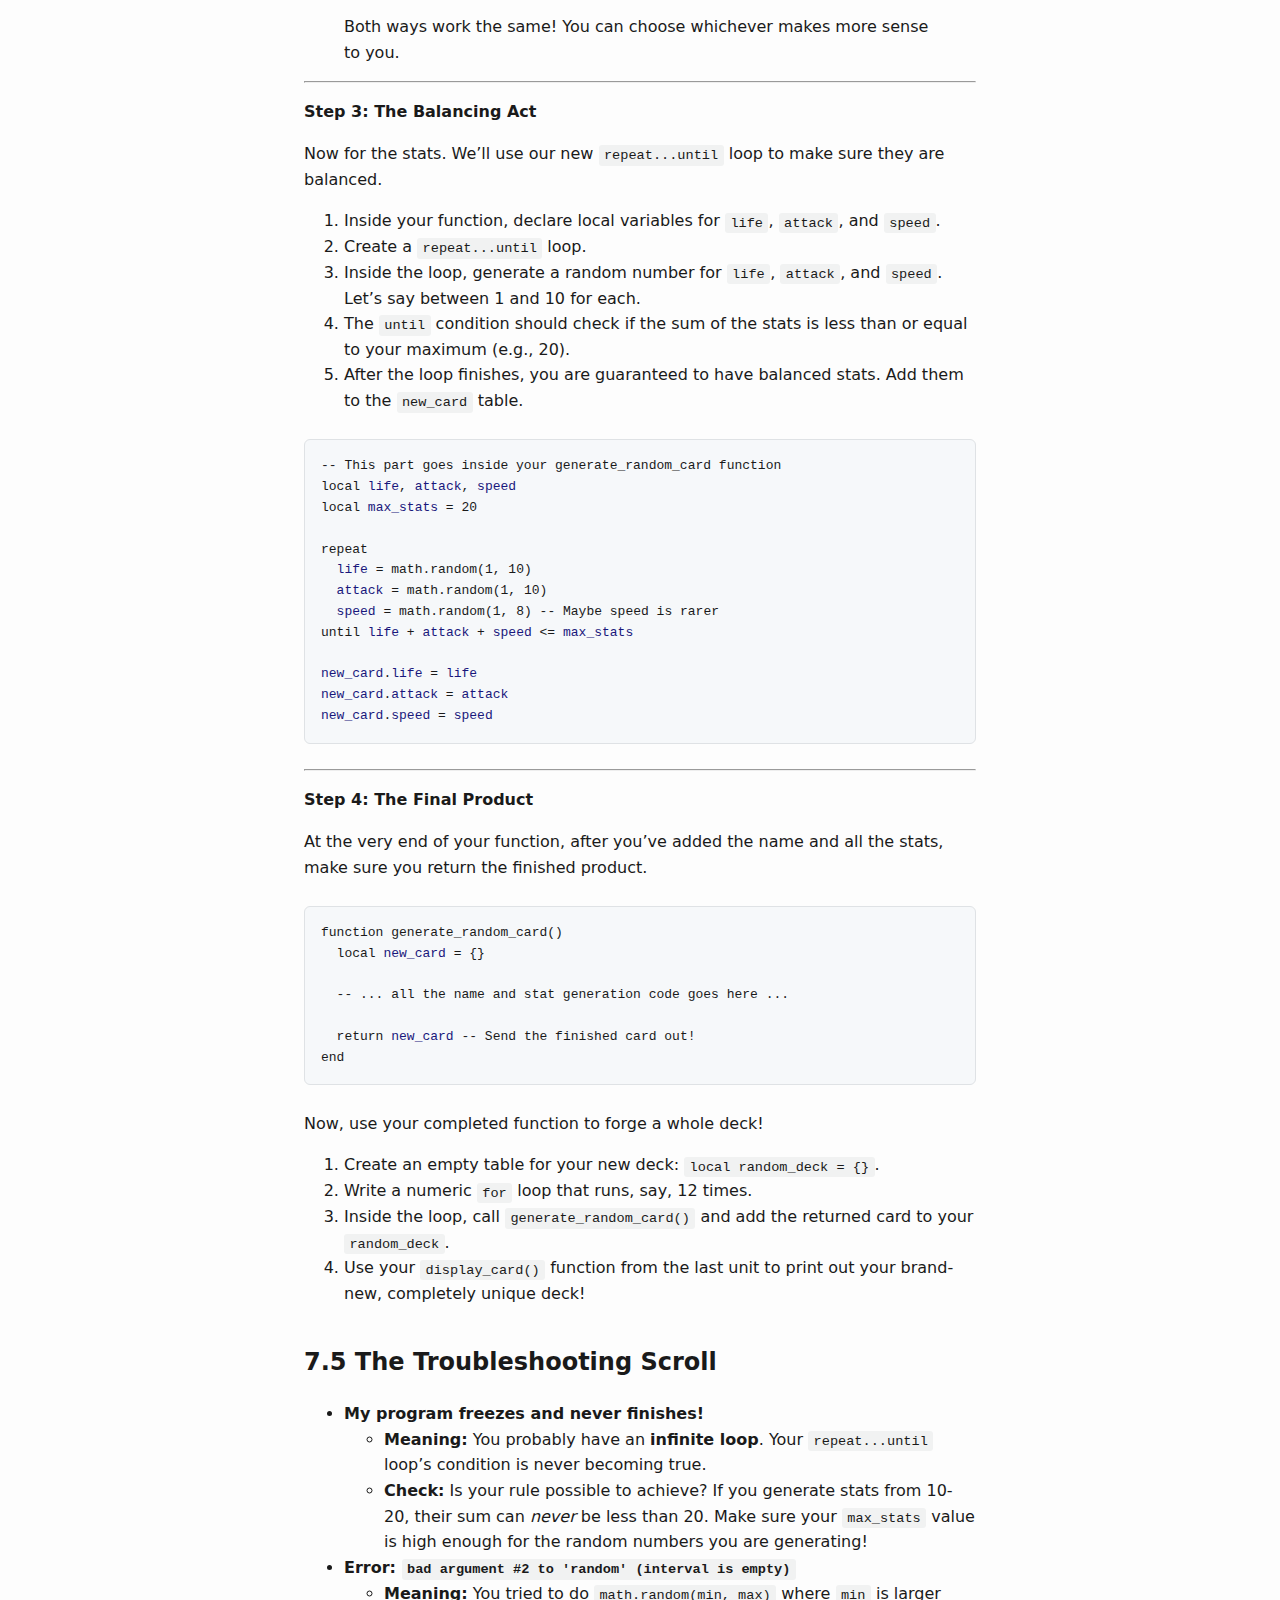
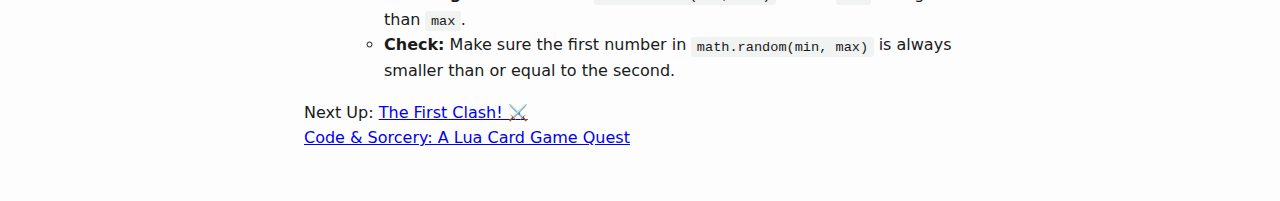
<file: docs/7-the-random-card-forge.html>
<!DOCTYPE html>
<html xmlns="http://www.w3.org/1999/xhtml" lang="" xml:lang="">
<head>
  <meta charset="utf-8" />
  <meta name="generator" content="pandoc" />
  <meta name="viewport" content="width=device-width, initial-scale=1.0, user-scalable=yes" />
  <title>The Random Card Forge 🏭</title>
  <link rel="stylesheet" href="style.css" />
</head>
<body>
<h1 data-number="7" id="the-random-card-forge"><span
class="header-section-number">7</span> The Random Card Forge 🏭</h1>
<hr />
<h2 data-number="7.1" id="the-story-so-far-4"><span
class="header-section-number">7.1</span> The Story So Far…</h2>
<p>You’ve mastered creating reusable spells with functions! Your code is
clean, organized, and powerful. But you still have to write out every
single card by hand. This is slow, and it makes your game
predictable.</p>
<p>What if your game could create new, surprising cards <em>on its
own</em>, every time you play? Today, we’re building the heart of the
game factory: a function that forges brand-new, random cards from
scratch.</p>
<h2 data-number="7.2"
id="the-mission-what-well-accomplish-today-5"><span
class="header-section-number">7.2</span> The Mission: What We’ll
Accomplish Today</h2>
<p>Our mission is to build a single, powerful function:
<code>generate_random_card()</code>. When we call this function, it will
create and return a complete, unique, and balanced card table.</p>
<p>The generated card will have:</p>
<ol type="1">
<li>A random name, created by combining adjectives and nouns (e.g.,
“Vengeful Knight”).</li>
<li>Random stats for life, attack, and speed.</li>
<li><strong>Balanced Stats:</strong> The card will obey a special rule:
the sum of its life, attack, and speed must not be greater than a set
number (e.g., 20).</li>
</ol>
<h2 data-number="7.3" id="the-spellbook-new-tools-well-learn-5"><span
class="header-section-number">7.3</span> The Spellbook: New Tools We’ll
Learn</h2>
<p><strong>1. <code>math.random()</code> (The Dice Roll) 🎲</strong></p>
<p>Lua has a built-in library of math tools called <code>math</code>.
One of its most fun tools is <code>random()</code>, which works like
rolling dice.</p>
<ul>
<li><code>math.random(max)</code>: Gives you a random whole number
between 1 and <code>max</code>.</li>
<li><code>math.random(min, max)</code>: Gives you a random whole number
between <code>min</code> and <code>max</code>.</li>
</ul>
<p><strong>2. Picking a Random Item from a List</strong></p>
<p>This is a classic programming pattern. To get a random item from a
list, we get a random index number and use that to pick the item.
Remember from <a
href="4-assembling-your-army.html#assembling-your-army">Assembling Your
Army</a>, the hashtag <code>#</code> operator gets the total number of
items in a list-like table.</p>
<div class="sourceCode" id="cb1"><pre
class="sourceCode lua"><code class="sourceCode lua"><span id="cb1-1"><a href="#cb1-1" aria-hidden="true" tabindex="-1"></a><span class="kw">local</span> <span class="va">names</span> <span class="op">=</span> <span class="op">{</span> <span class="st">&quot;Goblin&quot;</span><span class="op">,</span> <span class="st">&quot;Elf&quot;</span><span class="op">,</span> <span class="st">&quot;Golem&quot;</span><span class="op">,</span> <span class="st">&quot;Dragon&quot;</span> <span class="op">}</span></span>
<span id="cb1-2"><a href="#cb1-2" aria-hidden="true" tabindex="-1"></a></span>
<span id="cb1-3"><a href="#cb1-3" aria-hidden="true" tabindex="-1"></a><span class="co">-- #names will be 4, so this is like calling math.random(4).</span></span>
<span id="cb1-4"><a href="#cb1-4" aria-hidden="true" tabindex="-1"></a><span class="kw">local</span> <span class="va">random_index</span> <span class="op">=</span> <span class="fu">math.random</span><span class="op">(#</span><span class="va">names</span><span class="op">)</span></span>
<span id="cb1-5"><a href="#cb1-5" aria-hidden="true" tabindex="-1"></a><span class="kw">local</span> <span class="va">random_name</span> <span class="op">=</span> <span class="va">names</span><span class="op">[</span><span class="va">random_index</span><span class="op">]</span> <span class="co">-- Pick the item at that index</span></span></code></pre></div>
<p><strong>3. The <code>repeat...until</code> Loop (The Persistent
Spell)</strong></p>
<p>You’ve mastered the <code>for</code> loop, which runs a
<em>known</em> number of times. A <strong><code>repeat...until</code>
loop</strong> is for when you need to do something <em>at least
once</em>, and then keep doing it until a specific condition is met.</p>
<p><strong>Analogy:</strong> A blacksmith forging a balanced sword.</p>
<ol type="1">
<li>“<strong>Repeat</strong> the following steps…”</li>
<li>“Forge the sword. Hammer it out. Cool it in water.”</li>
<li>“…<strong>until</strong> the sword is perfectly balanced.”</li>
</ol>
<p>The code inside the loop always runs once, then the condition is
checked at the end.</p>
<hr />
<h2 data-number="7.4" id="your-quest-the-grand-forging"><span
class="header-section-number">7.4</span> Your Quest: The Grand
Forging</h2>
<p>We will build our <code>generate_random_card()</code> function
step-by-step.</p>
<p><strong>Step 1: The Blueprint &amp; A New Technique</strong></p>
<p>First, create the basic shell for our function.</p>
<div class="sourceCode" id="cb2"><pre
class="sourceCode lua"><code class="sourceCode lua"><span id="cb2-1"><a href="#cb2-1" aria-hidden="true" tabindex="-1"></a><span class="kw">function</span> generate_random_card<span class="op">()</span></span>
<span id="cb2-2"><a href="#cb2-2" aria-hidden="true" tabindex="-1"></a>  <span class="co">-- We&#39;ll add more here!</span></span>
<span id="cb2-3"><a href="#cb2-3" aria-hidden="true" tabindex="-1"></a><span class="kw">end</span></span></code></pre></div>
<p>Inside this function, we need to build a card. But since all the data
will be random, we can’t create it the way we did before. This brings us
to a new technique: <strong>building a table piece by
piece.</strong></p>
<ol type="1">
<li><p><strong>Create an empty table:</strong> You can create a table
with nothing in it. Think of it like a blank character sheet or an empty
box. <code>local new_card = {}</code></p></li>
<li><p><strong>Add fields later:</strong> You can add new key-value
pairs to any table at any time using the dot notation you already
know.</p>
<div class="sourceCode" id="cb3"><pre
class="sourceCode lua"><code class="sourceCode lua"><span id="cb3-1"><a href="#cb3-1" aria-hidden="true" tabindex="-1"></a><span class="kw">local</span> <span class="va">new_card</span> <span class="op">=</span> <span class="op">{}</span> <span class="co">-- Here&#39;s our empty box.</span></span>
<span id="cb3-2"><a href="#cb3-2" aria-hidden="true" tabindex="-1"></a></span>
<span id="cb3-3"><a href="#cb3-3" aria-hidden="true" tabindex="-1"></a><span class="co">-- Now let&#39;s add a key-value pair to it.</span></span>
<span id="cb3-4"><a href="#cb3-4" aria-hidden="true" tabindex="-1"></a><span class="va">new_card</span><span class="op">.</span><span class="va">name</span> <span class="op">=</span> <span class="st">&quot;Temporary Name&quot;</span></span>
<span id="cb3-5"><a href="#cb3-5" aria-hidden="true" tabindex="-1"></a></span>
<span id="cb3-6"><a href="#cb3-6" aria-hidden="true" tabindex="-1"></a><span class="co">-- The table now looks like { name = &quot;Temporary Name&quot; }</span></span>
<span id="cb3-7"><a href="#cb3-7" aria-hidden="true" tabindex="-1"></a><span class="fu">print</span><span class="op">(</span><span class="va">new_card</span><span class="op">.</span><span class="va">name</span><span class="op">)</span> <span class="co">-- This will print &quot;Temporary Name&quot;</span></span></code></pre></div></li>
</ol>
<p>This is the method we’ll use. We’ll start with an empty
<code>new_card</code> table and add the random <code>name</code>,
<code>life</code>, <code>attack</code>, and <code>speed</code> to it one
by one.</p>
<hr />
<p><strong>Step 2: The Naming Ceremony</strong></p>
<p>Let’s start building our card.</p>
<ol type="1">
<li>Inside your function, create the empty <code>new_card</code>
table.</li>
<li>Create two lists: one with adjectives, one with nouns.</li>
<li>Use the <code>math.random</code> pattern to pick one word from each
list and combine them.</li>
<li>Add the new name to your table using
<code>new_card.name = ...</code>.</li>
</ol>
<blockquote>
<p><strong>A Quick Detour: Nested vs. Step-by-Step</strong></p>
<p><strong>The Step-by-Step Way (easier to read):</strong></p>
<div class="sourceCode" id="cb4"><pre
class="sourceCode lua"><code class="sourceCode lua"><span id="cb4-1"><a href="#cb4-1" aria-hidden="true" tabindex="-1"></a><span class="kw">local</span> <span class="va">total_adjectives</span> <span class="op">=</span> <span class="op">#</span><span class="va">adjectives</span></span>
<span id="cb4-2"><a href="#cb4-2" aria-hidden="true" tabindex="-1"></a><span class="kw">local</span> <span class="va">random_index</span> <span class="op">=</span> <span class="fu">math.random</span><span class="op">(</span><span class="va">total_adjectives</span><span class="op">)</span></span>
<span id="cb4-3"><a href="#cb4-3" aria-hidden="true" tabindex="-1"></a><span class="kw">local</span> <span class="va">random_adjective</span> <span class="op">=</span> <span class="va">adjectives</span><span class="op">[</span><span class="va">random_index</span><span class="op">]</span></span></code></pre></div>
<p><strong>The Nested Way (a compact shortcut):</strong></p>
<div class="sourceCode" id="cb5"><pre
class="sourceCode lua"><code class="sourceCode lua"><span id="cb5-1"><a href="#cb5-1" aria-hidden="true" tabindex="-1"></a><span class="kw">local</span> <span class="va">random_adjective</span> <span class="op">=</span> <span class="va">adjectives</span><span class="op">[</span><span class="fu">math.random</span><span class="op">(#</span><span class="va">adjectives</span><span class="op">)]</span></span></code></pre></div>
<p>Both ways work the same! You can choose whichever makes more sense to
you.</p>
</blockquote>
<hr />
<p><strong>Step 3: The Balancing Act</strong></p>
<p>Now for the stats. We’ll use our new <code>repeat...until</code> loop
to make sure they are balanced.</p>
<ol type="1">
<li>Inside your function, declare local variables for <code>life</code>,
<code>attack</code>, and <code>speed</code>.</li>
<li>Create a <code>repeat...until</code> loop.</li>
<li>Inside the loop, generate a random number for <code>life</code>,
<code>attack</code>, and <code>speed</code>. Let’s say between 1 and 10
for each.</li>
<li>The <code>until</code> condition should check if the sum of the
stats is less than or equal to your maximum (e.g., 20).</li>
<li>After the loop finishes, you are guaranteed to have balanced stats.
Add them to the <code>new_card</code> table.</li>
</ol>
<!-- end list -->
<div class="sourceCode" id="cb6"><pre
class="sourceCode lua"><code class="sourceCode lua"><span id="cb6-1"><a href="#cb6-1" aria-hidden="true" tabindex="-1"></a><span class="co">-- This part goes inside your generate_random_card function</span></span>
<span id="cb6-2"><a href="#cb6-2" aria-hidden="true" tabindex="-1"></a><span class="kw">local</span> <span class="va">life</span><span class="op">,</span> <span class="va">attack</span><span class="op">,</span> <span class="va">speed</span></span>
<span id="cb6-3"><a href="#cb6-3" aria-hidden="true" tabindex="-1"></a><span class="kw">local</span> <span class="va">max_stats</span> <span class="op">=</span> <span class="dv">20</span></span>
<span id="cb6-4"><a href="#cb6-4" aria-hidden="true" tabindex="-1"></a></span>
<span id="cb6-5"><a href="#cb6-5" aria-hidden="true" tabindex="-1"></a><span class="cf">repeat</span></span>
<span id="cb6-6"><a href="#cb6-6" aria-hidden="true" tabindex="-1"></a>  <span class="va">life</span> <span class="op">=</span> <span class="fu">math.random</span><span class="op">(</span><span class="dv">1</span><span class="op">,</span> <span class="dv">10</span><span class="op">)</span></span>
<span id="cb6-7"><a href="#cb6-7" aria-hidden="true" tabindex="-1"></a>  <span class="va">attack</span> <span class="op">=</span> <span class="fu">math.random</span><span class="op">(</span><span class="dv">1</span><span class="op">,</span> <span class="dv">10</span><span class="op">)</span></span>
<span id="cb6-8"><a href="#cb6-8" aria-hidden="true" tabindex="-1"></a>  <span class="va">speed</span> <span class="op">=</span> <span class="fu">math.random</span><span class="op">(</span><span class="dv">1</span><span class="op">,</span> <span class="dv">8</span><span class="op">)</span> <span class="co">-- Maybe speed is rarer</span></span>
<span id="cb6-9"><a href="#cb6-9" aria-hidden="true" tabindex="-1"></a><span class="cf">until</span> <span class="va">life</span> <span class="op">+</span> <span class="va">attack</span> <span class="op">+</span> <span class="va">speed</span> <span class="op">&lt;=</span> <span class="va">max_stats</span></span>
<span id="cb6-10"><a href="#cb6-10" aria-hidden="true" tabindex="-1"></a></span>
<span id="cb6-11"><a href="#cb6-11" aria-hidden="true" tabindex="-1"></a><span class="va">new_card</span><span class="op">.</span><span class="va">life</span> <span class="op">=</span> <span class="va">life</span></span>
<span id="cb6-12"><a href="#cb6-12" aria-hidden="true" tabindex="-1"></a><span class="va">new_card</span><span class="op">.</span><span class="va">attack</span> <span class="op">=</span> <span class="va">attack</span></span>
<span id="cb6-13"><a href="#cb6-13" aria-hidden="true" tabindex="-1"></a><span class="va">new_card</span><span class="op">.</span><span class="va">speed</span> <span class="op">=</span> <span class="va">speed</span></span></code></pre></div>
<hr />
<p><strong>Step 4: The Final Product</strong></p>
<p>At the very end of your function, after you’ve added the name and all
the stats, make sure you return the finished product.</p>
<div class="sourceCode" id="cb7"><pre
class="sourceCode lua"><code class="sourceCode lua"><span id="cb7-1"><a href="#cb7-1" aria-hidden="true" tabindex="-1"></a><span class="kw">function</span> generate_random_card<span class="op">()</span></span>
<span id="cb7-2"><a href="#cb7-2" aria-hidden="true" tabindex="-1"></a>  <span class="kw">local</span> <span class="va">new_card</span> <span class="op">=</span> <span class="op">{}</span></span>
<span id="cb7-3"><a href="#cb7-3" aria-hidden="true" tabindex="-1"></a></span>
<span id="cb7-4"><a href="#cb7-4" aria-hidden="true" tabindex="-1"></a>  <span class="co">-- ... all the name and stat generation code goes here ...</span></span>
<span id="cb7-5"><a href="#cb7-5" aria-hidden="true" tabindex="-1"></a></span>
<span id="cb7-6"><a href="#cb7-6" aria-hidden="true" tabindex="-1"></a>  <span class="cf">return</span> <span class="va">new_card</span> <span class="co">-- Send the finished card out!</span></span>
<span id="cb7-7"><a href="#cb7-7" aria-hidden="true" tabindex="-1"></a><span class="kw">end</span></span></code></pre></div>
<p>Now, use your completed function to forge a whole deck!</p>
<ol type="1">
<li>Create an empty table for your new deck:
<code>local random_deck = {}</code>.</li>
<li>Write a numeric <code>for</code> loop that runs, say, 12 times.</li>
<li>Inside the loop, call <code>generate_random_card()</code> and add
the returned card to your <code>random_deck</code>.</li>
<li>Use your <code>display_card()</code> function from the last unit to
print out your brand-new, completely unique deck!</li>
</ol>
<h2 data-number="7.5" id="the-troubleshooting-scroll-3"><span
class="header-section-number">7.5</span> The Troubleshooting Scroll</h2>
<ul>
<li><strong>My program freezes and never finishes!</strong>
<ul>
<li><strong>Meaning:</strong> You probably have an <strong>infinite
loop</strong>. Your <code>repeat...until</code> loop’s condition is
never becoming true.</li>
<li><strong>Check:</strong> Is your rule possible to achieve? If you
generate stats from 10-20, their sum can <em>never</em> be less than 20.
Make sure your <code>max_stats</code> value is high enough for the
random numbers you are generating!</li>
</ul></li>
<li><strong>Error:
<code>bad argument #2 to 'random' (interval is empty)</code></strong>
<ul>
<li><strong>Meaning:</strong> You tried to do
<code>math.random(min, max)</code> where <code>min</code> is larger than
<code>max</code>.</li>
<li><strong>Check:</strong> Make sure the first number in
<code>math.random(min, max)</code> is always smaller than or equal to
the second.</li>
</ul></li>
</ul>
<nav id="sitenav">
<div class="sitenav">
<span class="navlink next">
<span class="navlink-label">Next Up:</span> <a href="8-the-first-clash.html" accesskey="n" rel="next">The First Clash! ⚔️</a>
</span>
<span class="navlink">
</span>
</div>
<div class="sitenav">
<span class="navlink top">
<a href="index.html" accesskey="t" rel="top">Code &amp; Sorcery: A Lua Card Game Quest</a>
</span>
</div>
</nav>
</body>
</html>
</file>
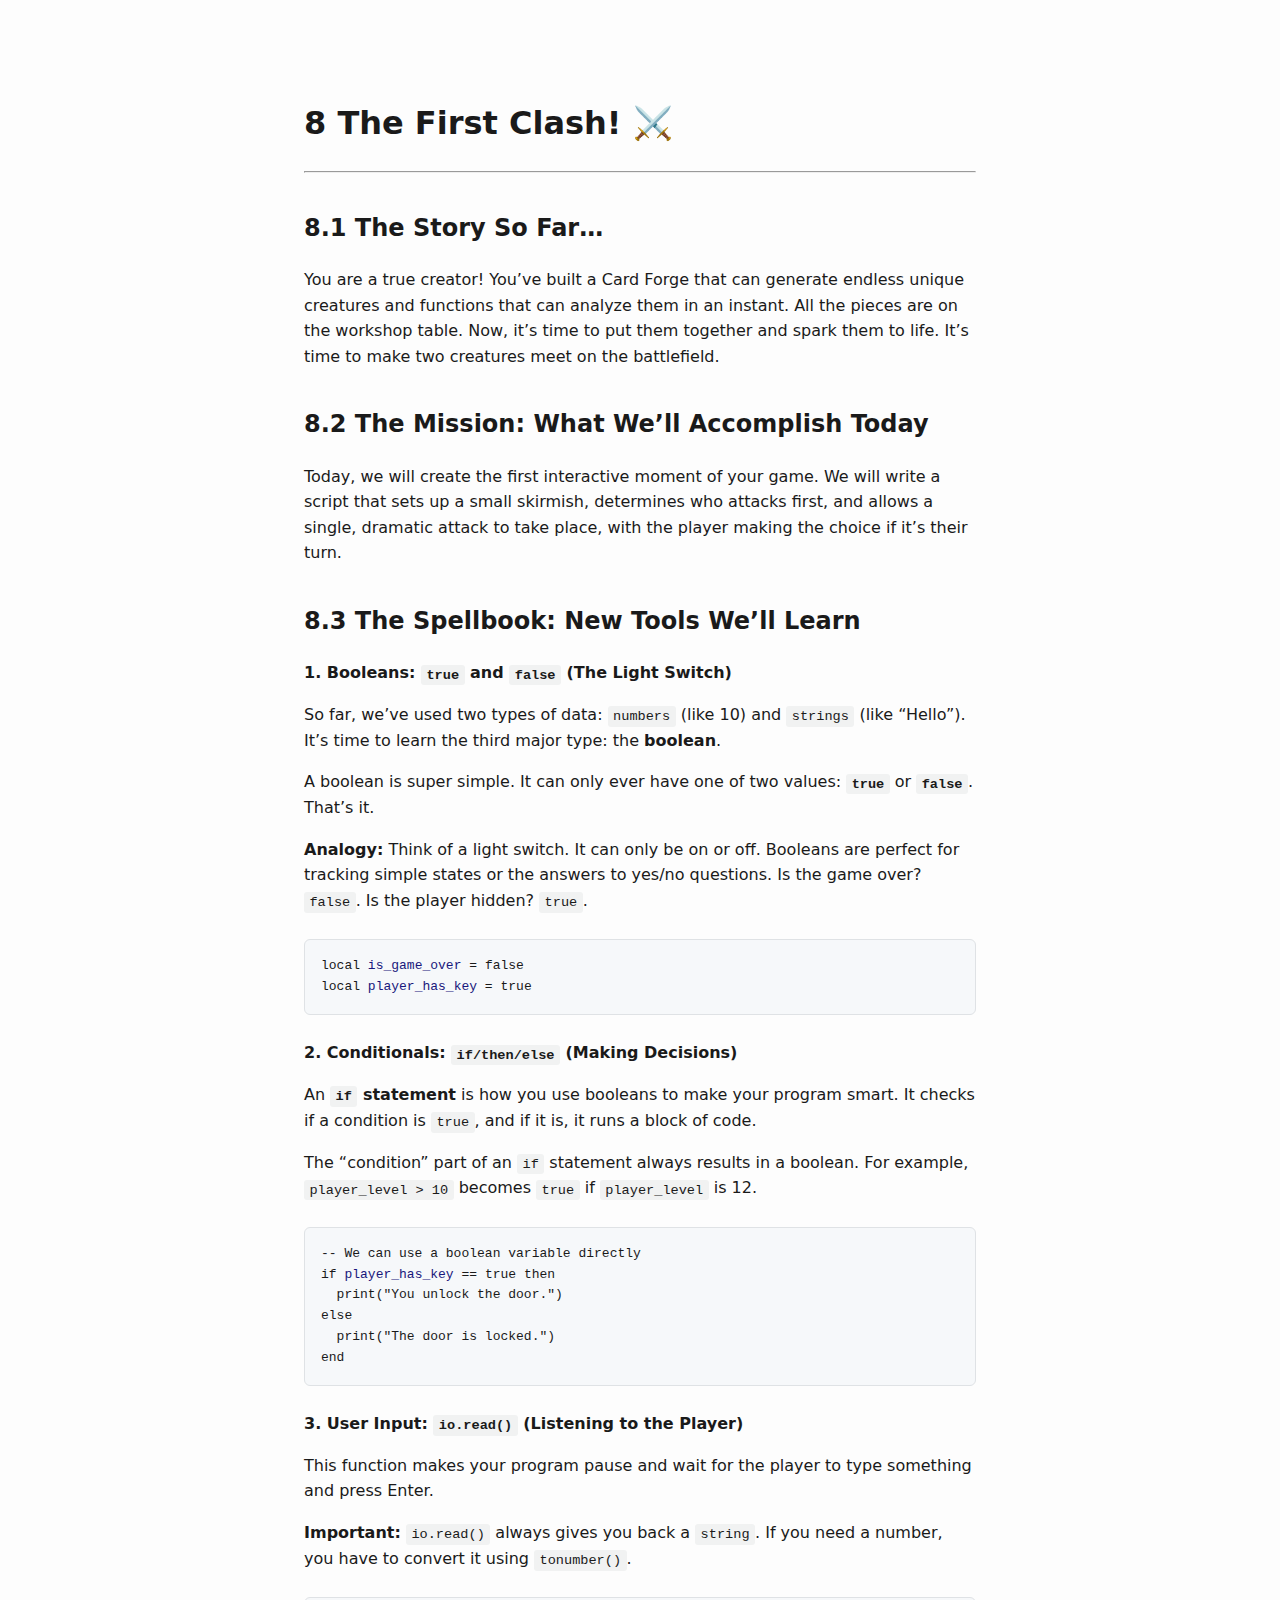
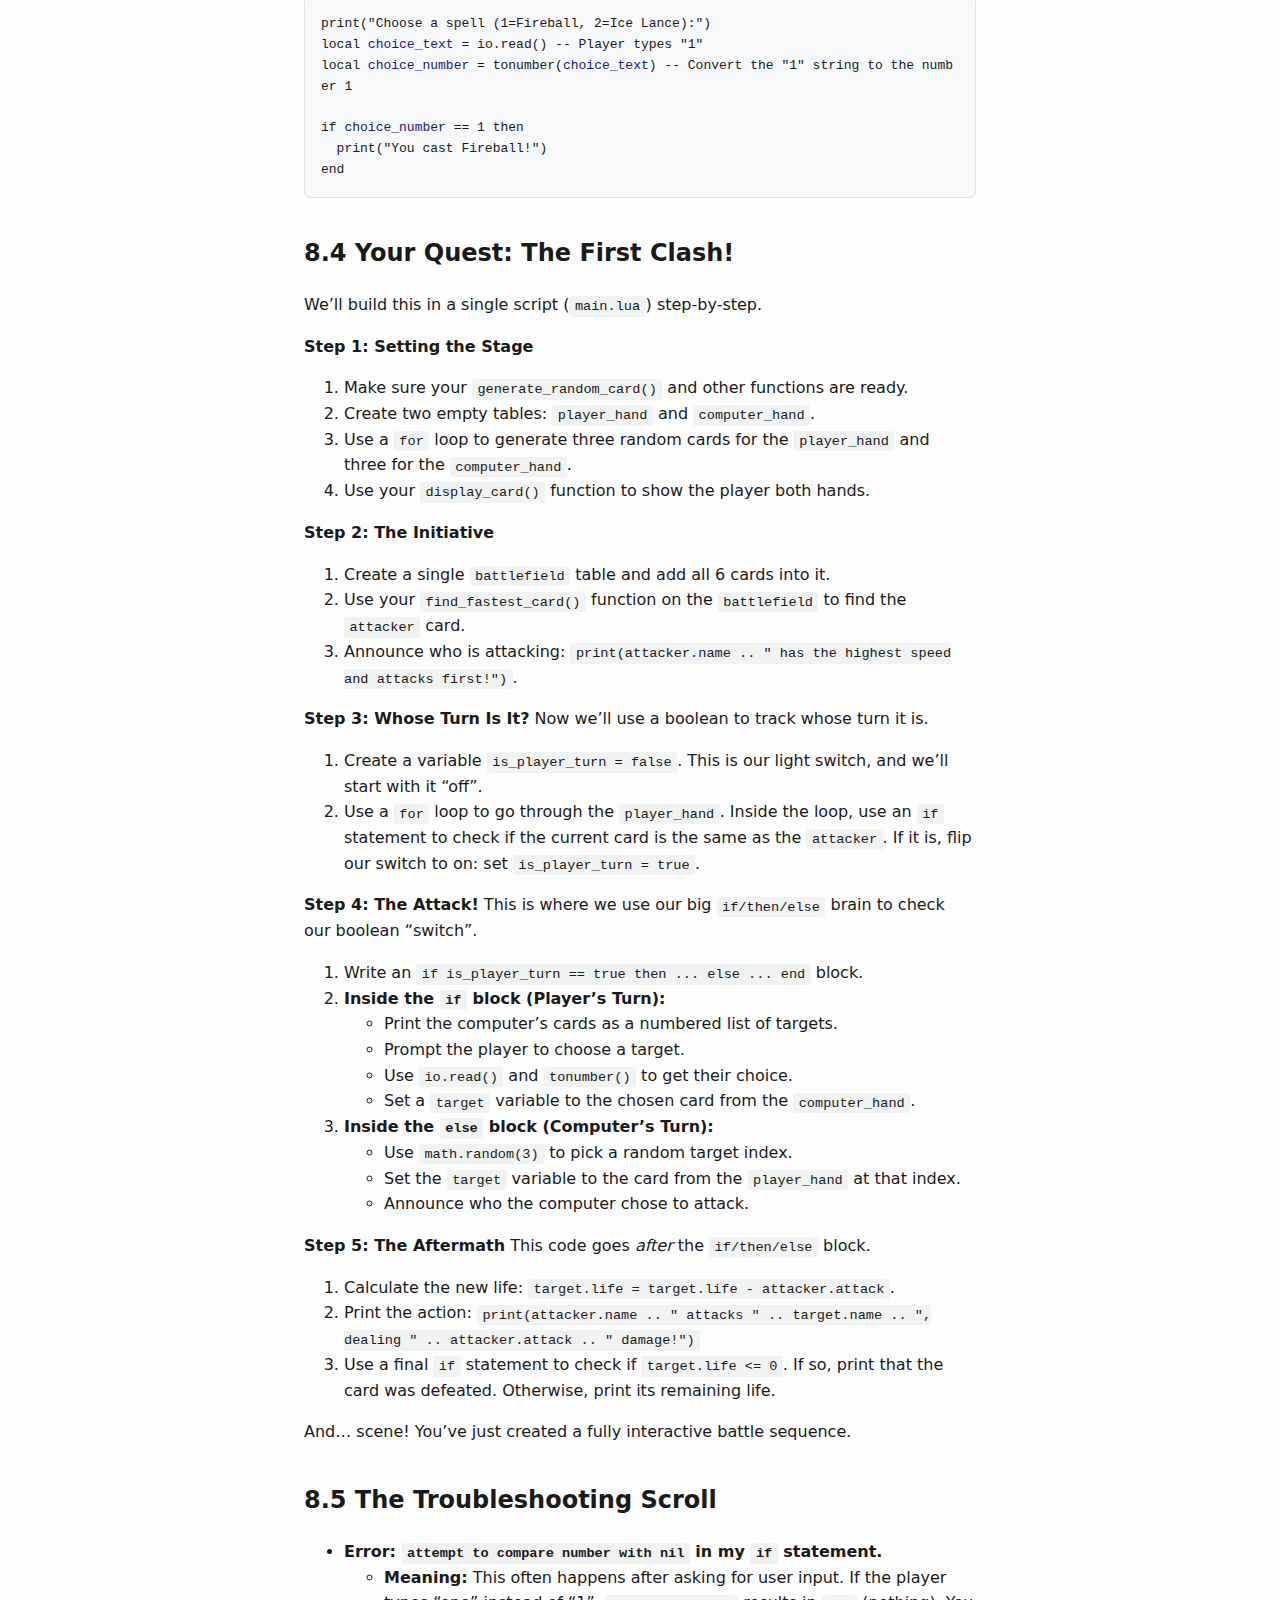
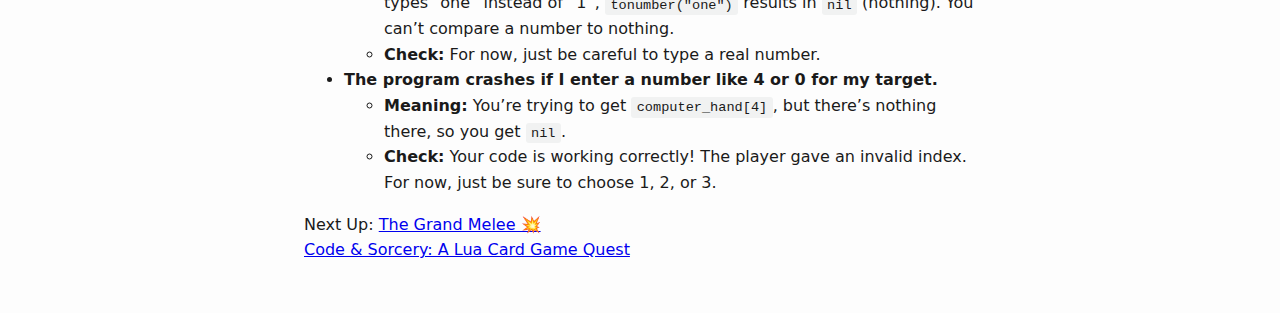
<file: docs/8-the-first-clash.html>
<!DOCTYPE html>
<html xmlns="http://www.w3.org/1999/xhtml" lang="" xml:lang="">
<head>
  <meta charset="utf-8" />
  <meta name="generator" content="pandoc" />
  <meta name="viewport" content="width=device-width, initial-scale=1.0, user-scalable=yes" />
  <title>The First Clash! ⚔️</title>
  <link rel="stylesheet" href="style.css" />
</head>
<body>
<h1 data-number="8" id="the-first-clash"><span
class="header-section-number">8</span> The First Clash! ⚔️</h1>
<hr />
<h2 data-number="8.1" id="the-story-so-far-5"><span
class="header-section-number">8.1</span> The Story So Far…</h2>
<p>You are a true creator! You’ve built a Card Forge that can generate
endless unique creatures and functions that can analyze them in an
instant. All the pieces are on the workshop table. Now, it’s time to put
them together and spark them to life. It’s time to make two creatures
meet on the battlefield.</p>
<h2 data-number="8.2"
id="the-mission-what-well-accomplish-today-6"><span
class="header-section-number">8.2</span> The Mission: What We’ll
Accomplish Today</h2>
<p>Today, we will create the first interactive moment of your game. We
will write a script that sets up a small skirmish, determines who
attacks first, and allows a single, dramatic attack to take place, with
the player making the choice if it’s their turn.</p>
<h2 data-number="8.3" id="the-spellbook-new-tools-well-learn-6"><span
class="header-section-number">8.3</span> The Spellbook: New Tools We’ll
Learn</h2>
<p><strong>1. Booleans: <code>true</code> and <code>false</code> (The
Light Switch)</strong></p>
<p>So far, we’ve used two types of data: <code>numbers</code> (like 10)
and <code>strings</code> (like “Hello”). It’s time to learn the third
major type: the <strong>boolean</strong>.</p>
<p>A boolean is super simple. It can only ever have one of two values:
<strong><code>true</code></strong> or
<strong><code>false</code></strong>. That’s it.</p>
<p><strong>Analogy:</strong> Think of a light switch. It can only be on
or off. Booleans are perfect for tracking simple states or the answers
to yes/no questions. Is the game over? <code>false</code>. Is the player
hidden? <code>true</code>.</p>
<div class="sourceCode" id="cb1"><pre
class="sourceCode lua"><code class="sourceCode lua"><span id="cb1-1"><a href="#cb1-1" aria-hidden="true" tabindex="-1"></a><span class="kw">local</span> <span class="va">is_game_over</span> <span class="op">=</span> <span class="kw">false</span></span>
<span id="cb1-2"><a href="#cb1-2" aria-hidden="true" tabindex="-1"></a><span class="kw">local</span> <span class="va">player_has_key</span> <span class="op">=</span> <span class="kw">true</span></span></code></pre></div>
<p><strong>2. Conditionals: <code>if/then/else</code> (Making
Decisions)</strong></p>
<p>An <strong><code>if</code> statement</strong> is how you use booleans
to make your program smart. It checks if a condition is
<code>true</code>, and if it is, it runs a block of code.</p>
<p>The “condition” part of an <code>if</code> statement always results
in a boolean. For example, <code>player_level &gt; 10</code> becomes
<code>true</code> if <code>player_level</code> is 12.</p>
<div class="sourceCode" id="cb2"><pre
class="sourceCode lua"><code class="sourceCode lua"><span id="cb2-1"><a href="#cb2-1" aria-hidden="true" tabindex="-1"></a><span class="co">-- We can use a boolean variable directly</span></span>
<span id="cb2-2"><a href="#cb2-2" aria-hidden="true" tabindex="-1"></a><span class="cf">if</span> <span class="va">player_has_key</span> <span class="op">==</span> <span class="kw">true</span> <span class="cf">then</span></span>
<span id="cb2-3"><a href="#cb2-3" aria-hidden="true" tabindex="-1"></a>  <span class="fu">print</span><span class="op">(</span><span class="st">&quot;You unlock the door.&quot;</span><span class="op">)</span></span>
<span id="cb2-4"><a href="#cb2-4" aria-hidden="true" tabindex="-1"></a><span class="cf">else</span></span>
<span id="cb2-5"><a href="#cb2-5" aria-hidden="true" tabindex="-1"></a>  <span class="fu">print</span><span class="op">(</span><span class="st">&quot;The door is locked.&quot;</span><span class="op">)</span></span>
<span id="cb2-6"><a href="#cb2-6" aria-hidden="true" tabindex="-1"></a><span class="cf">end</span></span></code></pre></div>
<p><strong>3. User Input: <code>io.read()</code> (Listening to the
Player)</strong></p>
<p>This function makes your program pause and wait for the player to
type something and press Enter.</p>
<p><strong>Important:</strong> <code>io.read()</code> always gives you
back a <code>string</code>. If you need a number, you have to convert it
using <code>tonumber()</code>.</p>
<div class="sourceCode" id="cb3"><pre
class="sourceCode lua"><code class="sourceCode lua"><span id="cb3-1"><a href="#cb3-1" aria-hidden="true" tabindex="-1"></a><span class="fu">print</span><span class="op">(</span><span class="st">&quot;Choose a spell (1=Fireball, 2=Ice Lance):&quot;</span><span class="op">)</span></span>
<span id="cb3-2"><a href="#cb3-2" aria-hidden="true" tabindex="-1"></a><span class="kw">local</span> <span class="va">choice_text</span> <span class="op">=</span> <span class="fu">io.read</span><span class="op">()</span> <span class="co">-- Player types &quot;1&quot;</span></span>
<span id="cb3-3"><a href="#cb3-3" aria-hidden="true" tabindex="-1"></a><span class="kw">local</span> <span class="va">choice_number</span> <span class="op">=</span> <span class="fu">tonumber</span><span class="op">(</span><span class="va">choice_text</span><span class="op">)</span> <span class="co">-- Convert the &quot;1&quot; string to the number 1</span></span>
<span id="cb3-4"><a href="#cb3-4" aria-hidden="true" tabindex="-1"></a></span>
<span id="cb3-5"><a href="#cb3-5" aria-hidden="true" tabindex="-1"></a><span class="cf">if</span> <span class="va">choice_number</span> <span class="op">==</span> <span class="dv">1</span> <span class="cf">then</span></span>
<span id="cb3-6"><a href="#cb3-6" aria-hidden="true" tabindex="-1"></a>  <span class="fu">print</span><span class="op">(</span><span class="st">&quot;You cast Fireball!&quot;</span><span class="op">)</span></span>
<span id="cb3-7"><a href="#cb3-7" aria-hidden="true" tabindex="-1"></a><span class="cf">end</span></span></code></pre></div>
<h2 data-number="8.4" id="your-quest-the-first-clash"><span
class="header-section-number">8.4</span> Your Quest: The First
Clash!</h2>
<p>We’ll build this in a single script (<code>main.lua</code>)
step-by-step.</p>
<p><strong>Step 1: Setting the Stage</strong></p>
<ol type="1">
<li>Make sure your <code>generate_random_card()</code> and other
functions are ready.</li>
<li>Create two empty tables: <code>player_hand</code> and
<code>computer_hand</code>.</li>
<li>Use a <code>for</code> loop to generate three random cards for the
<code>player_hand</code> and three for the
<code>computer_hand</code>.</li>
<li>Use your <code>display_card()</code> function to show the player
both hands.</li>
</ol>
<p><strong>Step 2: The Initiative</strong></p>
<ol type="1">
<li>Create a single <code>battlefield</code> table and add all 6 cards
into it.</li>
<li>Use your <code>find_fastest_card()</code> function on the
<code>battlefield</code> to find the <code>attacker</code> card.</li>
<li>Announce who is attacking:
<code>print(attacker.name .. " has the highest speed and attacks first!")</code>.</li>
</ol>
<p><strong>Step 3: Whose Turn Is It?</strong> Now we’ll use a boolean to
track whose turn it is.</p>
<ol type="1">
<li>Create a variable <code>is_player_turn = false</code>. This is our
light switch, and we’ll start with it “off”.</li>
<li>Use a <code>for</code> loop to go through the
<code>player_hand</code>. Inside the loop, use an <code>if</code>
statement to check if the current card is the same as the
<code>attacker</code>. If it is, flip our switch to on: set
<code>is_player_turn = true</code>.</li>
</ol>
<p><strong>Step 4: The Attack!</strong> This is where we use our big
<code>if/then/else</code> brain to check our boolean “switch”.</p>
<ol type="1">
<li>Write an
<code>if is_player_turn == true then ... else ... end</code> block.</li>
<li><strong>Inside the <code>if</code> block (Player’s Turn):</strong>
<ul>
<li>Print the computer’s cards as a numbered list of targets.</li>
<li>Prompt the player to choose a target.</li>
<li>Use <code>io.read()</code> and <code>tonumber()</code> to get their
choice.</li>
<li>Set a <code>target</code> variable to the chosen card from the
<code>computer_hand</code>.</li>
</ul></li>
<li><strong>Inside the <code>else</code> block (Computer’s
Turn):</strong>
<ul>
<li>Use <code>math.random(3)</code> to pick a random target index.</li>
<li>Set the <code>target</code> variable to the card from the
<code>player_hand</code> at that index.</li>
<li>Announce who the computer chose to attack.</li>
</ul></li>
</ol>
<p><strong>Step 5: The Aftermath</strong> This code goes <em>after</em>
the <code>if/then/else</code> block.</p>
<ol type="1">
<li>Calculate the new life:
<code>target.life = target.life - attacker.attack</code>.</li>
<li>Print the action:
<code>print(attacker.name .. " attacks " .. target.name .. ", dealing " .. attacker.attack .. " damage!")</code></li>
<li>Use a final <code>if</code> statement to check if
<code>target.life &lt;= 0</code>. If so, print that the card was
defeated. Otherwise, print its remaining life.</li>
</ol>
<p>And… scene! You’ve just created a fully interactive battle
sequence.</p>
<h2 data-number="8.5" id="the-troubleshooting-scroll-4"><span
class="header-section-number">8.5</span> The Troubleshooting Scroll</h2>
<ul>
<li><strong>Error: <code>attempt to compare number with nil</code> in my
<code>if</code> statement.</strong>
<ul>
<li><strong>Meaning:</strong> This often happens after asking for user
input. If the player types “one” instead of “1”,
<code>tonumber("one")</code> results in <code>nil</code> (nothing). You
can’t compare a number to nothing.</li>
<li><strong>Check:</strong> For now, just be careful to type a real
number.</li>
</ul></li>
<li><strong>The program crashes if I enter a number like 4 or 0 for my
target.</strong>
<ul>
<li><strong>Meaning:</strong> You’re trying to get
<code>computer_hand[4]</code>, but there’s nothing there, so you get
<code>nil</code>.</li>
<li><strong>Check:</strong> Your code is working correctly! The player
gave an invalid index. For now, just be sure to choose 1, 2, or 3.</li>
</ul></li>
</ul>
<nav id="sitenav">
<div class="sitenav">
<span class="navlink next">
<span class="navlink-label">Next Up:</span> <a href="9-the-grand-melee.html" accesskey="n" rel="next">The Grand Melee 💥</a>
</span>
<span class="navlink">
</span>
</div>
<div class="sitenav">
<span class="navlink top">
<a href="index.html" accesskey="t" rel="top">Code &amp; Sorcery: A Lua Card Game Quest</a>
</span>
</div>
</nav>
</body>
</html>
</file>
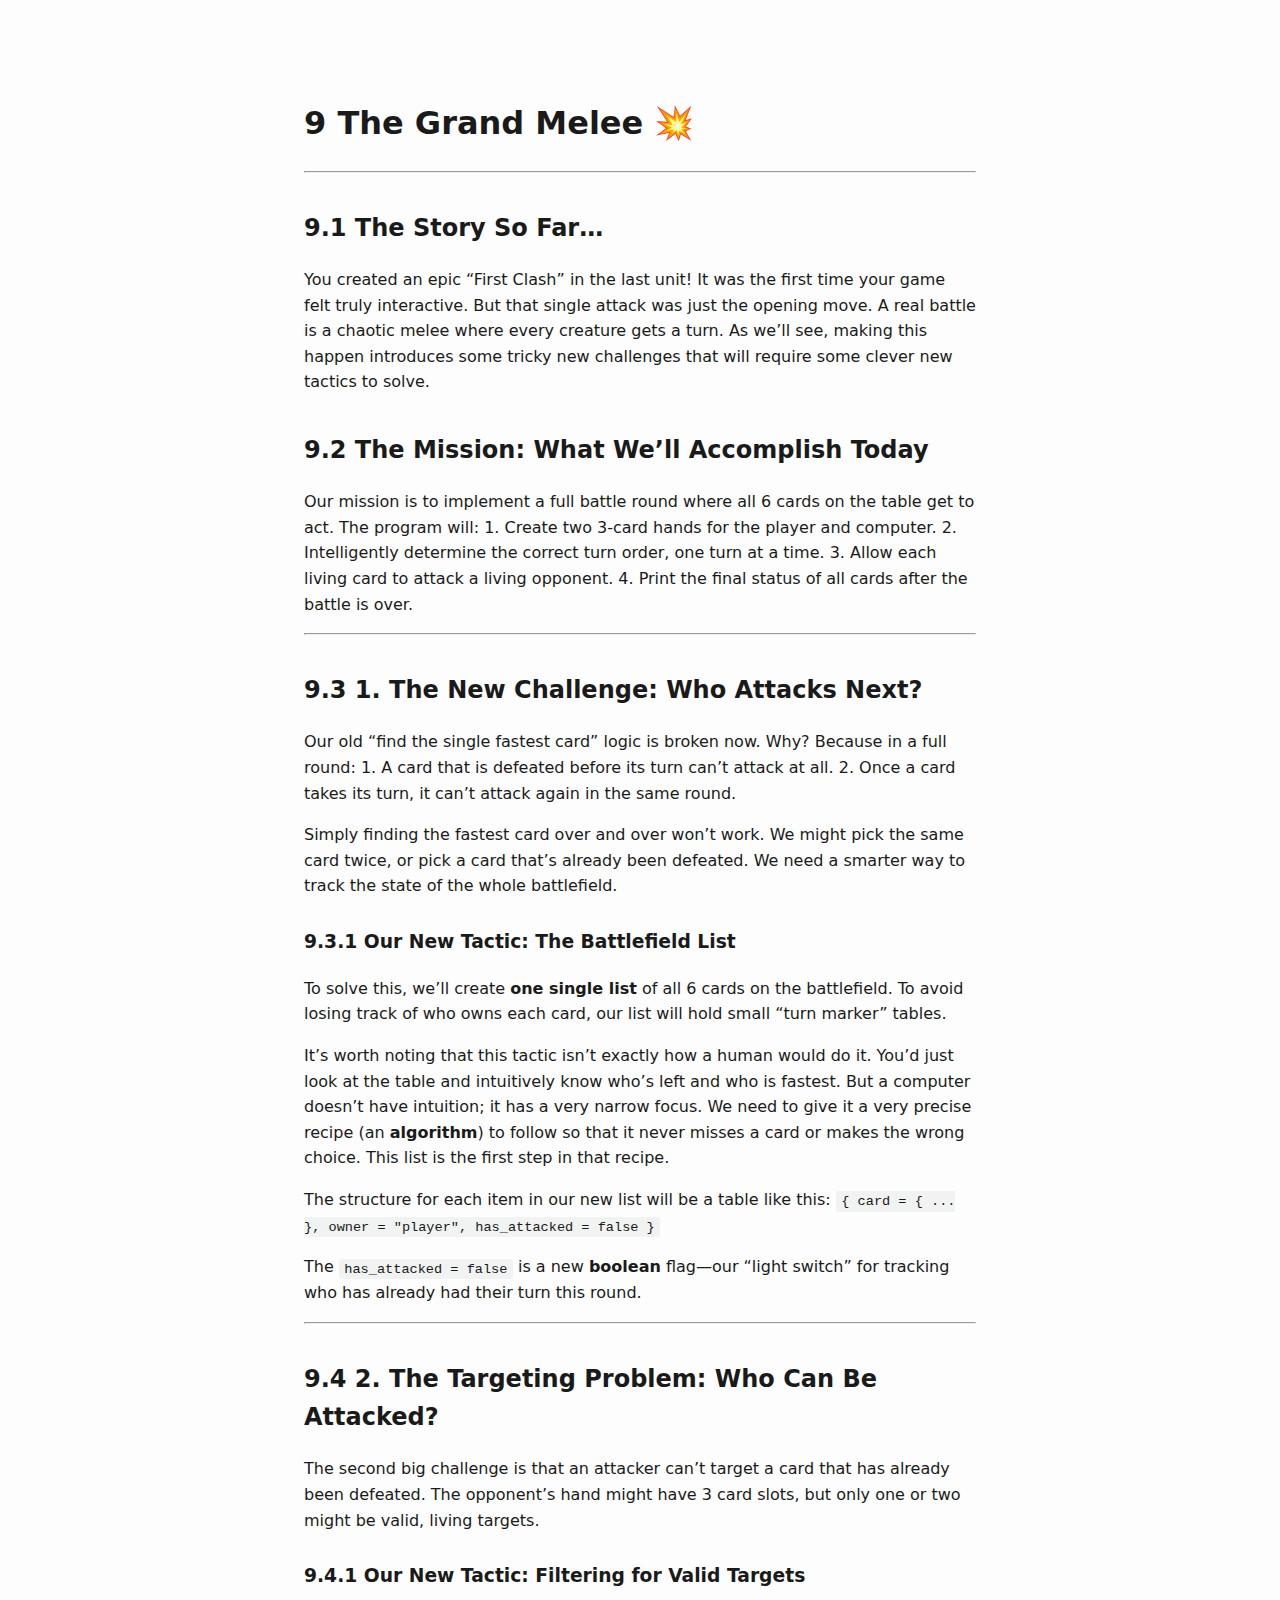
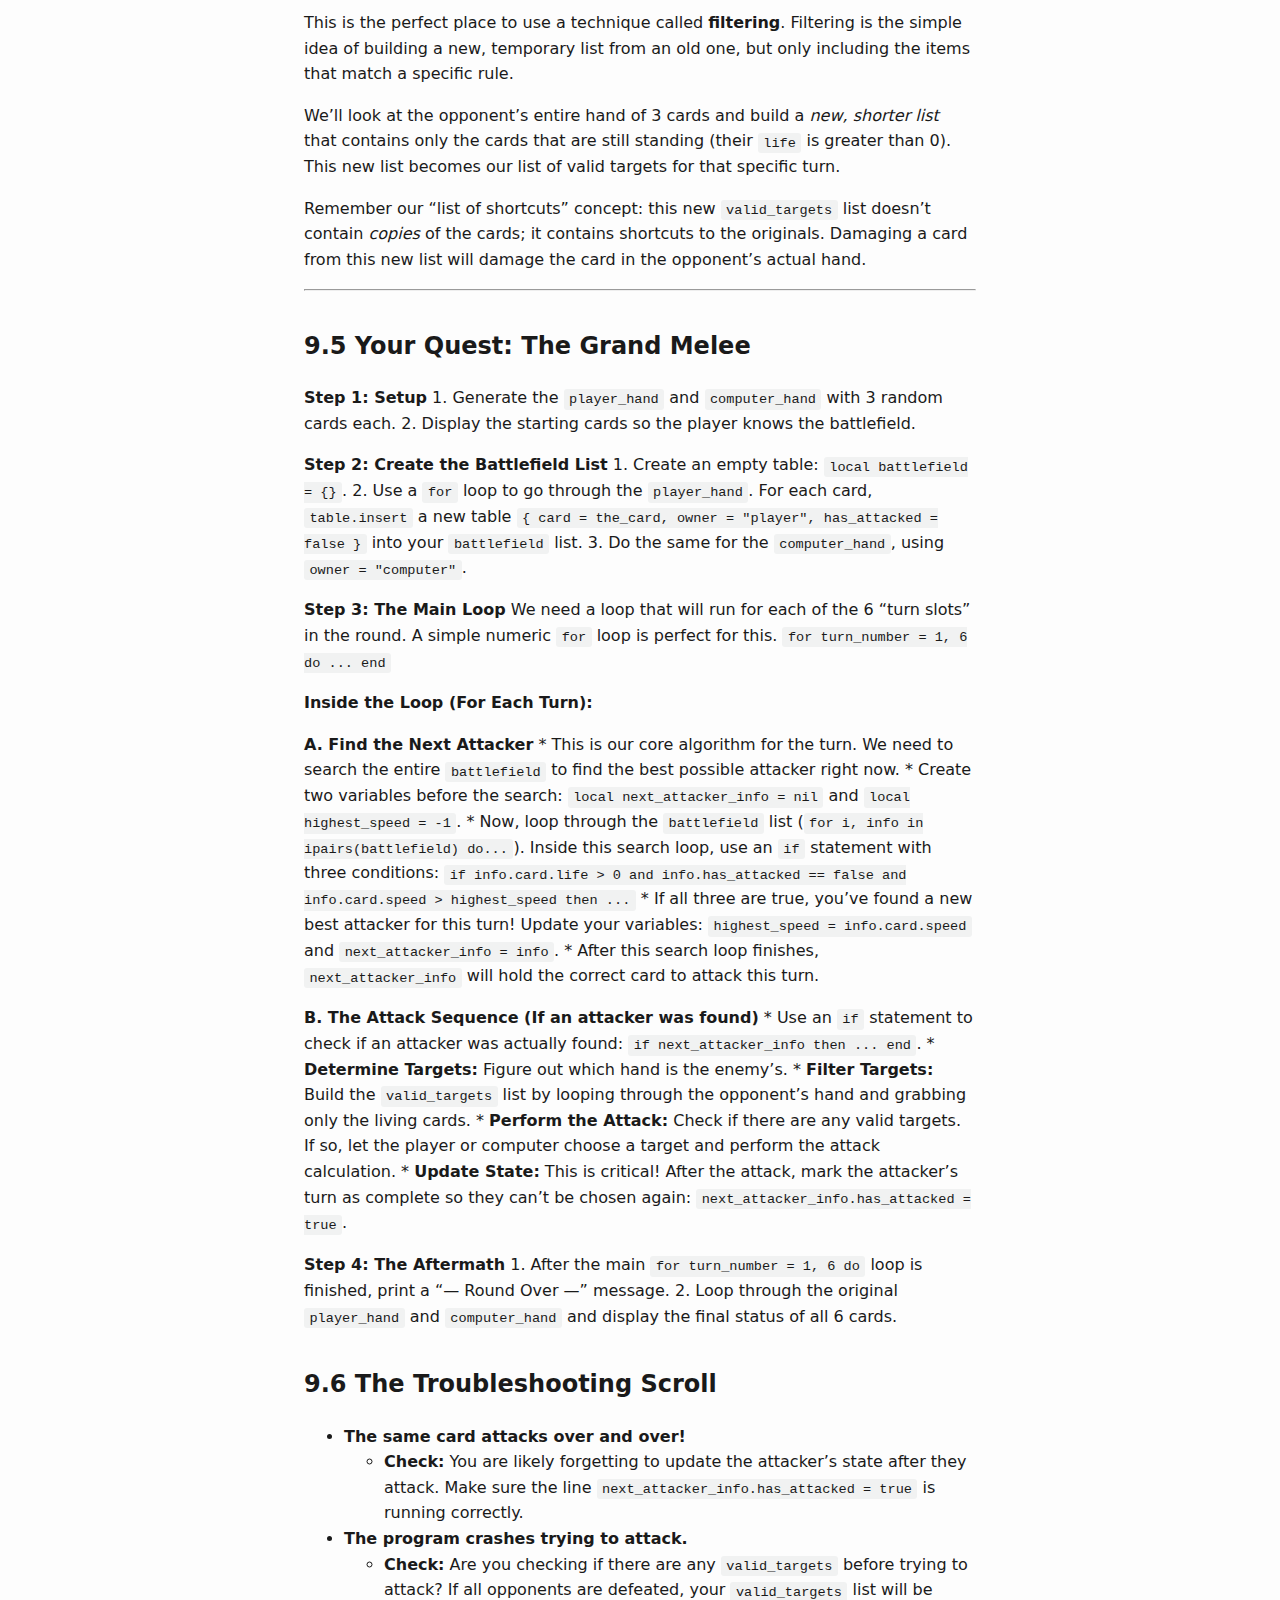
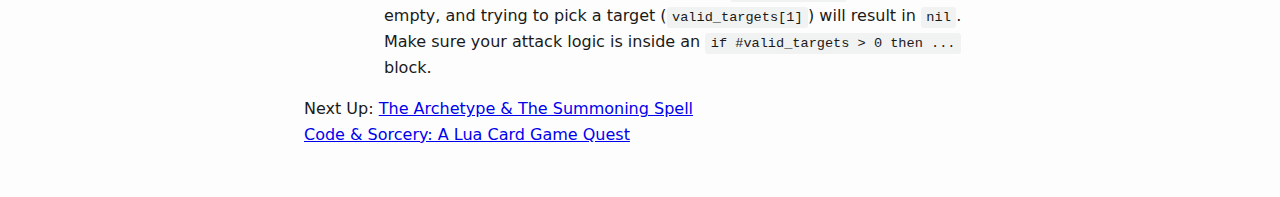
<file: docs/9-the-grand-melee.html>
<!DOCTYPE html>
<html xmlns="http://www.w3.org/1999/xhtml" lang="" xml:lang="">
<head>
  <meta charset="utf-8" />
  <meta name="generator" content="pandoc" />
  <meta name="viewport" content="width=device-width, initial-scale=1.0, user-scalable=yes" />
  <title>The Grand Melee 💥</title>
  <link rel="stylesheet" href="style.css" />
</head>
<body>
<h1 data-number="9" id="the-grand-melee"><span
class="header-section-number">9</span> The Grand Melee 💥</h1>
<hr />
<h2 data-number="9.1" id="the-story-so-far-6"><span
class="header-section-number">9.1</span> The Story So Far…</h2>
<p>You created an epic “First Clash” in the last unit! It was the first
time your game felt truly interactive. But that single attack was just
the opening move. A real battle is a chaotic melee where every creature
gets a turn. As we’ll see, making this happen introduces some tricky new
challenges that will require some clever new tactics to solve.</p>
<h2 data-number="9.2"
id="the-mission-what-well-accomplish-today-7"><span
class="header-section-number">9.2</span> The Mission: What We’ll
Accomplish Today</h2>
<p>Our mission is to implement a full battle round where all 6 cards on
the table get to act. The program will: 1. Create two 3-card hands for
the player and computer. 2. Intelligently determine the correct turn
order, one turn at a time. 3. Allow each living card to attack a living
opponent. 4. Print the final status of all cards after the battle is
over.</p>
<hr />
<h2 data-number="9.3" id="the-new-challenge-who-attacks-next"><span
class="header-section-number">9.3</span> 1. The New Challenge: Who
Attacks Next?</h2>
<p>Our old “find the single fastest card” logic is broken now. Why?
Because in a full round: 1. A card that is defeated before its turn
can’t attack at all. 2. Once a card takes its turn, it can’t attack
again in the same round.</p>
<p>Simply finding the fastest card over and over won’t work. We might
pick the same card twice, or pick a card that’s already been defeated.
We need a smarter way to track the state of the whole battlefield.</p>
<h3 data-number="9.3.1" id="our-new-tactic-the-battlefield-list"><span
class="header-section-number">9.3.1</span> Our New Tactic: The
Battlefield List</h3>
<p>To solve this, we’ll create <strong>one single list</strong> of all 6
cards on the battlefield. To avoid losing track of who owns each card,
our list will hold small “turn marker” tables.</p>
<p>It’s worth noting that this tactic isn’t exactly how a human would do
it. You’d just look at the table and intuitively know who’s left and who
is fastest. But a computer doesn’t have intuition; it has a very narrow
focus. We need to give it a very precise recipe (an
<strong>algorithm</strong>) to follow so that it never misses a card or
makes the wrong choice. This list is the first step in that recipe.</p>
<p>The structure for each item in our new list will be a table like
this:
<code>{ card = { ... }, owner = "player", has_attacked = false }</code></p>
<p>The <code>has_attacked = false</code> is a new
<strong>boolean</strong> flag—our “light switch” for tracking who has
already had their turn this round.</p>
<hr />
<h2 data-number="9.4"
id="the-targeting-problem-who-can-be-attacked"><span
class="header-section-number">9.4</span> 2. The Targeting Problem: Who
Can Be Attacked?</h2>
<p>The second big challenge is that an attacker can’t target a card that
has already been defeated. The opponent’s hand might have 3 card slots,
but only one or two might be valid, living targets.</p>
<h3 data-number="9.4.1"
id="our-new-tactic-filtering-for-valid-targets"><span
class="header-section-number">9.4.1</span> Our New Tactic: Filtering for
Valid Targets</h3>
<p>This is the perfect place to use a technique called
<strong>filtering</strong>. Filtering is the simple idea of building a
new, temporary list from an old one, but only including the items that
match a specific rule.</p>
<p>We’ll look at the opponent’s entire hand of 3 cards and build a
<em>new, shorter list</em> that contains only the cards that are still
standing (their <code>life</code> is greater than 0). This new list
becomes our list of valid targets for that specific turn.</p>
<p>Remember our “list of shortcuts” concept: this new
<code>valid_targets</code> list doesn’t contain <em>copies</em> of the
cards; it contains shortcuts to the originals. Damaging a card from this
new list will damage the card in the opponent’s actual hand.</p>
<hr />
<h2 data-number="9.5" id="your-quest-the-grand-melee"><span
class="header-section-number">9.5</span> Your Quest: The Grand
Melee</h2>
<p><strong>Step 1: Setup</strong> 1. Generate the
<code>player_hand</code> and <code>computer_hand</code> with 3 random
cards each. 2. Display the starting cards so the player knows the
battlefield.</p>
<p><strong>Step 2: Create the Battlefield List</strong> 1. Create an
empty table: <code>local battlefield = {}</code>. 2. Use a
<code>for</code> loop to go through the <code>player_hand</code>. For
each card, <code>table.insert</code> a new table
<code>{ card = the_card, owner = "player", has_attacked = false }</code>
into your <code>battlefield</code> list. 3. Do the same for the
<code>computer_hand</code>, using <code>owner = "computer"</code>.</p>
<p><strong>Step 3: The Main Loop</strong> We need a loop that will run
for each of the 6 “turn slots” in the round. A simple numeric
<code>for</code> loop is perfect for this.
<code>for turn_number = 1, 6 do ... end</code></p>
<p><strong>Inside the Loop (For Each Turn):</strong></p>
<p><strong>A. Find the Next Attacker</strong> * This is our core
algorithm for the turn. We need to search the entire
<code>battlefield</code> to find the best possible attacker right now. *
Create two variables before the search:
<code>local next_attacker_info = nil</code> and
<code>local highest_speed = -1</code>. * Now, loop through the
<code>battlefield</code> list
(<code>for i, info in ipairs(battlefield) do...</code>). Inside this
search loop, use an <code>if</code> statement with three conditions:
<code>if info.card.life &gt; 0 and info.has_attacked == false and info.card.speed &gt; highest_speed then ...</code>
* If all three are true, you’ve found a new best attacker for this turn!
Update your variables: <code>highest_speed = info.card.speed</code> and
<code>next_attacker_info = info</code>. * After this search loop
finishes, <code>next_attacker_info</code> will hold the correct card to
attack this turn.</p>
<p><strong>B. The Attack Sequence (If an attacker was found)</strong> *
Use an <code>if</code> statement to check if an attacker was actually
found: <code>if next_attacker_info then ... end</code>. *
<strong>Determine Targets:</strong> Figure out which hand is the
enemy’s. * <strong>Filter Targets:</strong> Build the
<code>valid_targets</code> list by looping through the opponent’s hand
and grabbing only the living cards. * <strong>Perform the
Attack:</strong> Check if there are any valid targets. If so, let the
player or computer choose a target and perform the attack calculation. *
<strong>Update State:</strong> This is critical! After the attack, mark
the attacker’s turn as complete so they can’t be chosen again:
<code>next_attacker_info.has_attacked = true</code>.</p>
<p><strong>Step 4: The Aftermath</strong> 1. After the main
<code>for turn_number = 1, 6 do</code> loop is finished, print a “—
Round Over —” message. 2. Loop through the original
<code>player_hand</code> and <code>computer_hand</code> and display the
final status of all 6 cards.</p>
<h2 data-number="9.6" id="the-troubleshooting-scroll-5"><span
class="header-section-number">9.6</span> The Troubleshooting Scroll</h2>
<ul>
<li><strong>The same card attacks over and over!</strong>
<ul>
<li><strong>Check:</strong> You are likely forgetting to update the
attacker’s state after they attack. Make sure the line
<code>next_attacker_info.has_attacked = true</code> is running
correctly.</li>
</ul></li>
<li><strong>The program crashes trying to attack.</strong>
<ul>
<li><strong>Check:</strong> Are you checking if there are any
<code>valid_targets</code> before trying to attack? If all opponents are
defeated, your <code>valid_targets</code> list will be empty, and trying
to pick a target (<code>valid_targets[1]</code>) will result in
<code>nil</code>. Make sure your attack logic is inside an
<code>if #valid_targets &gt; 0 then ...</code> block.</li>
</ul></li>
</ul>
<nav id="sitenav">
<div class="sitenav">
<span class="navlink next">
<span class="navlink-label">Next Up:</span> <a href="10-the-archetype-the-summoning-spell.html" accesskey="n" rel="next">The Archetype &amp; The Summoning Spell</a>
</span>
<span class="navlink">
</span>
</div>
<div class="sitenav">
<span class="navlink top">
<a href="index.html" accesskey="t" rel="top">Code &amp; Sorcery: A Lua Card Game Quest</a>
</span>
</div>
</nav>
</body>
</html>
</file>
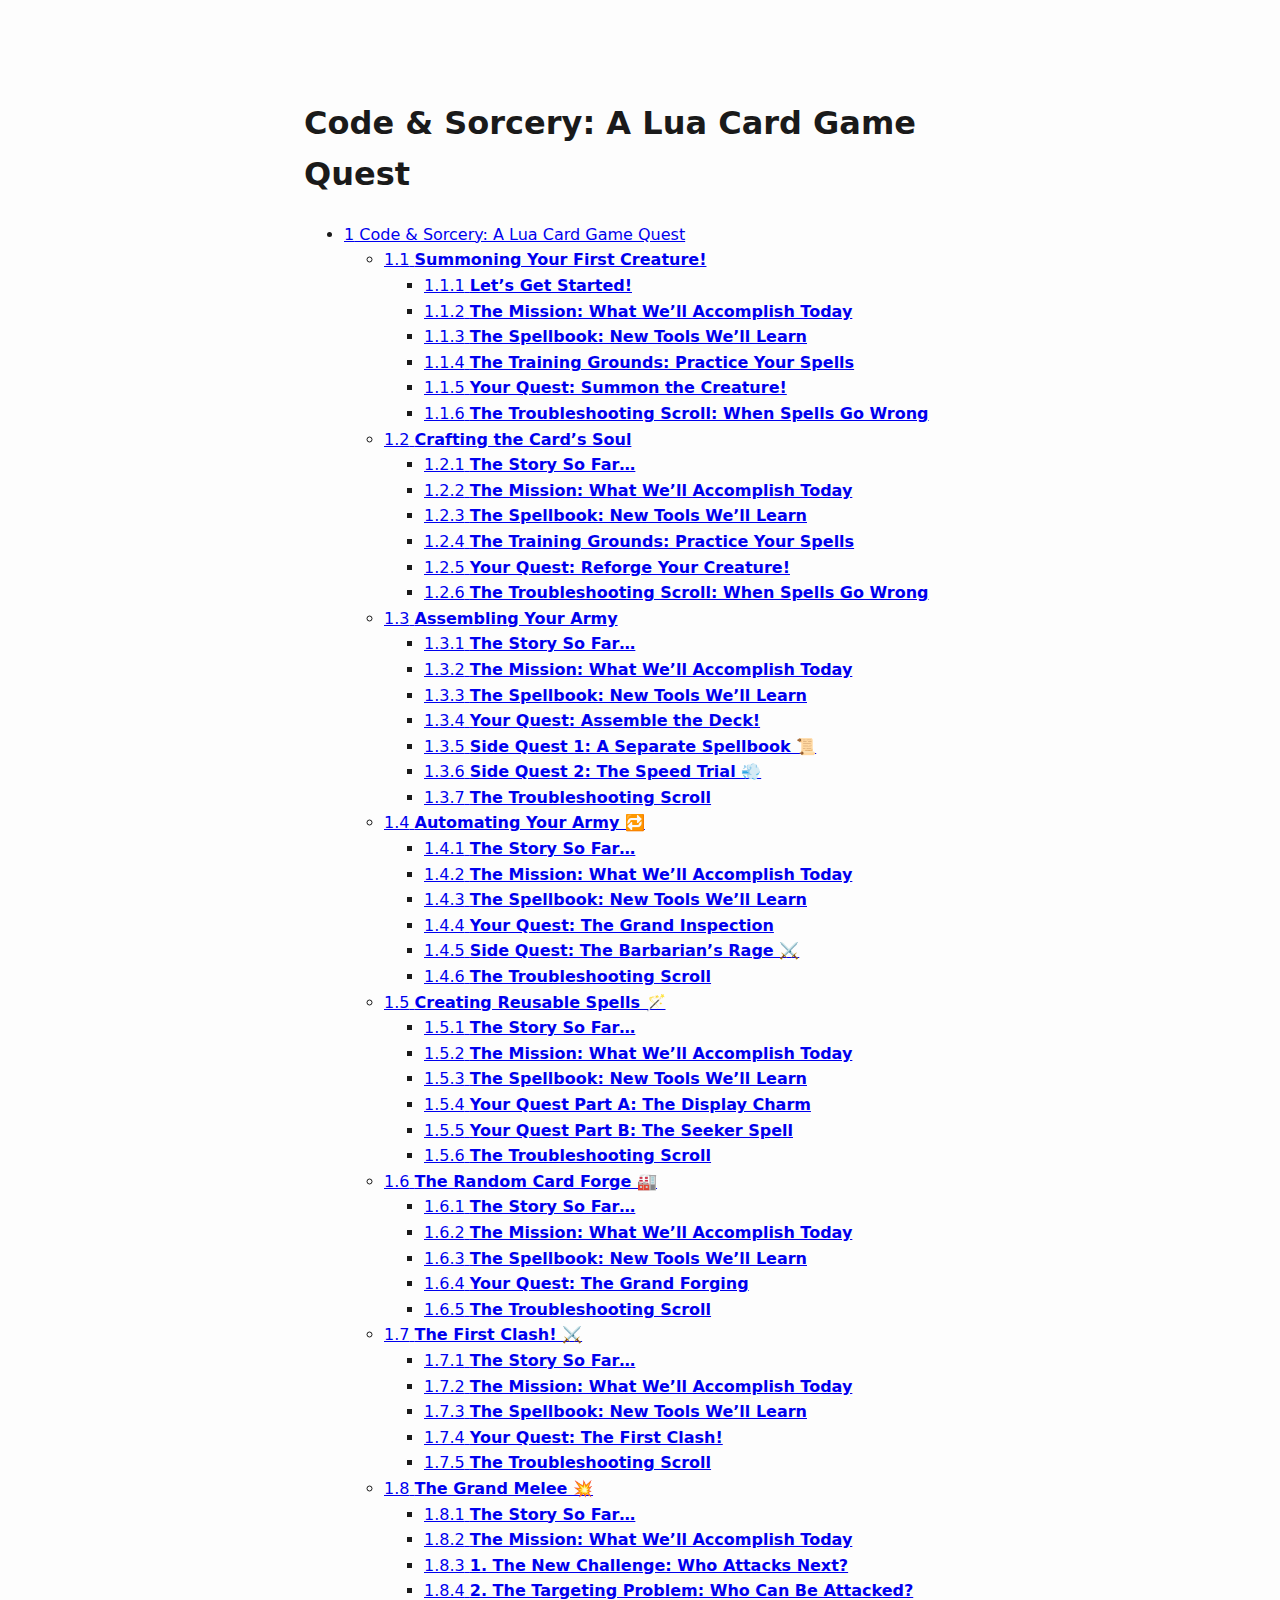
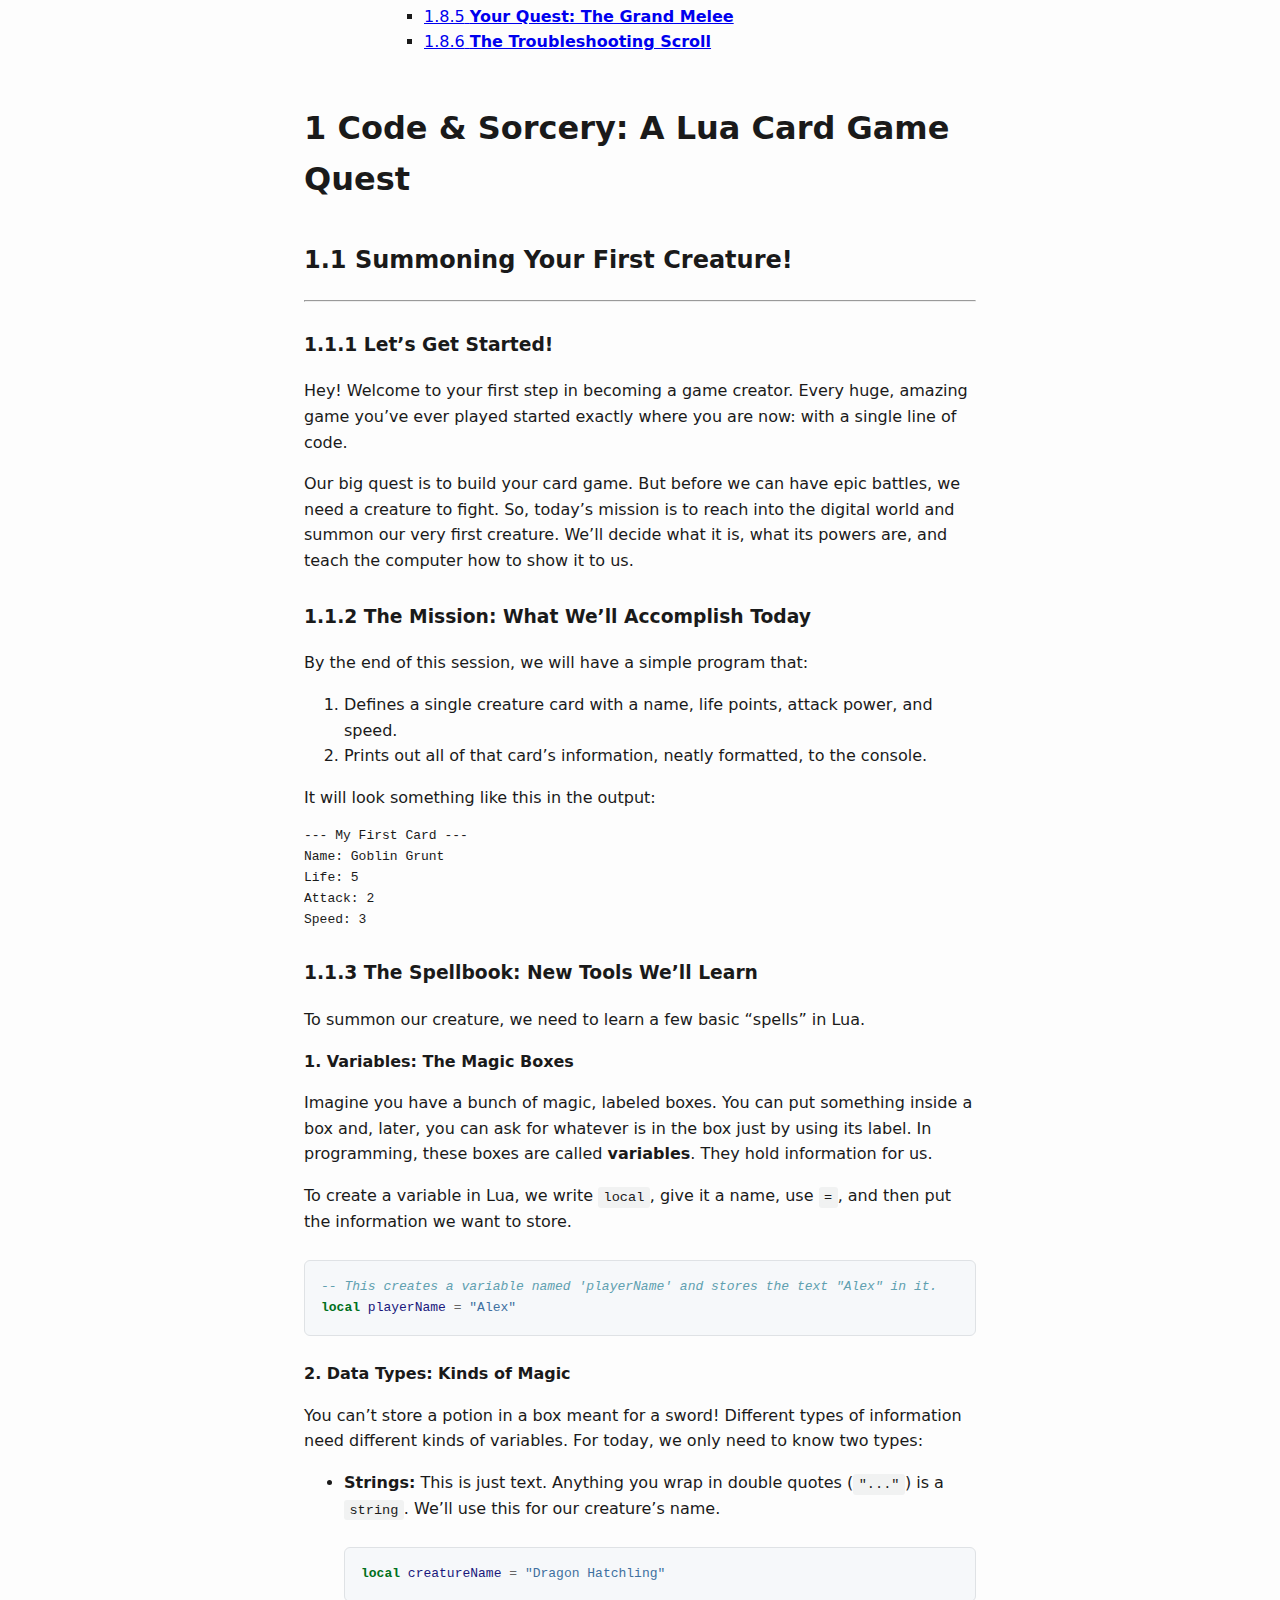
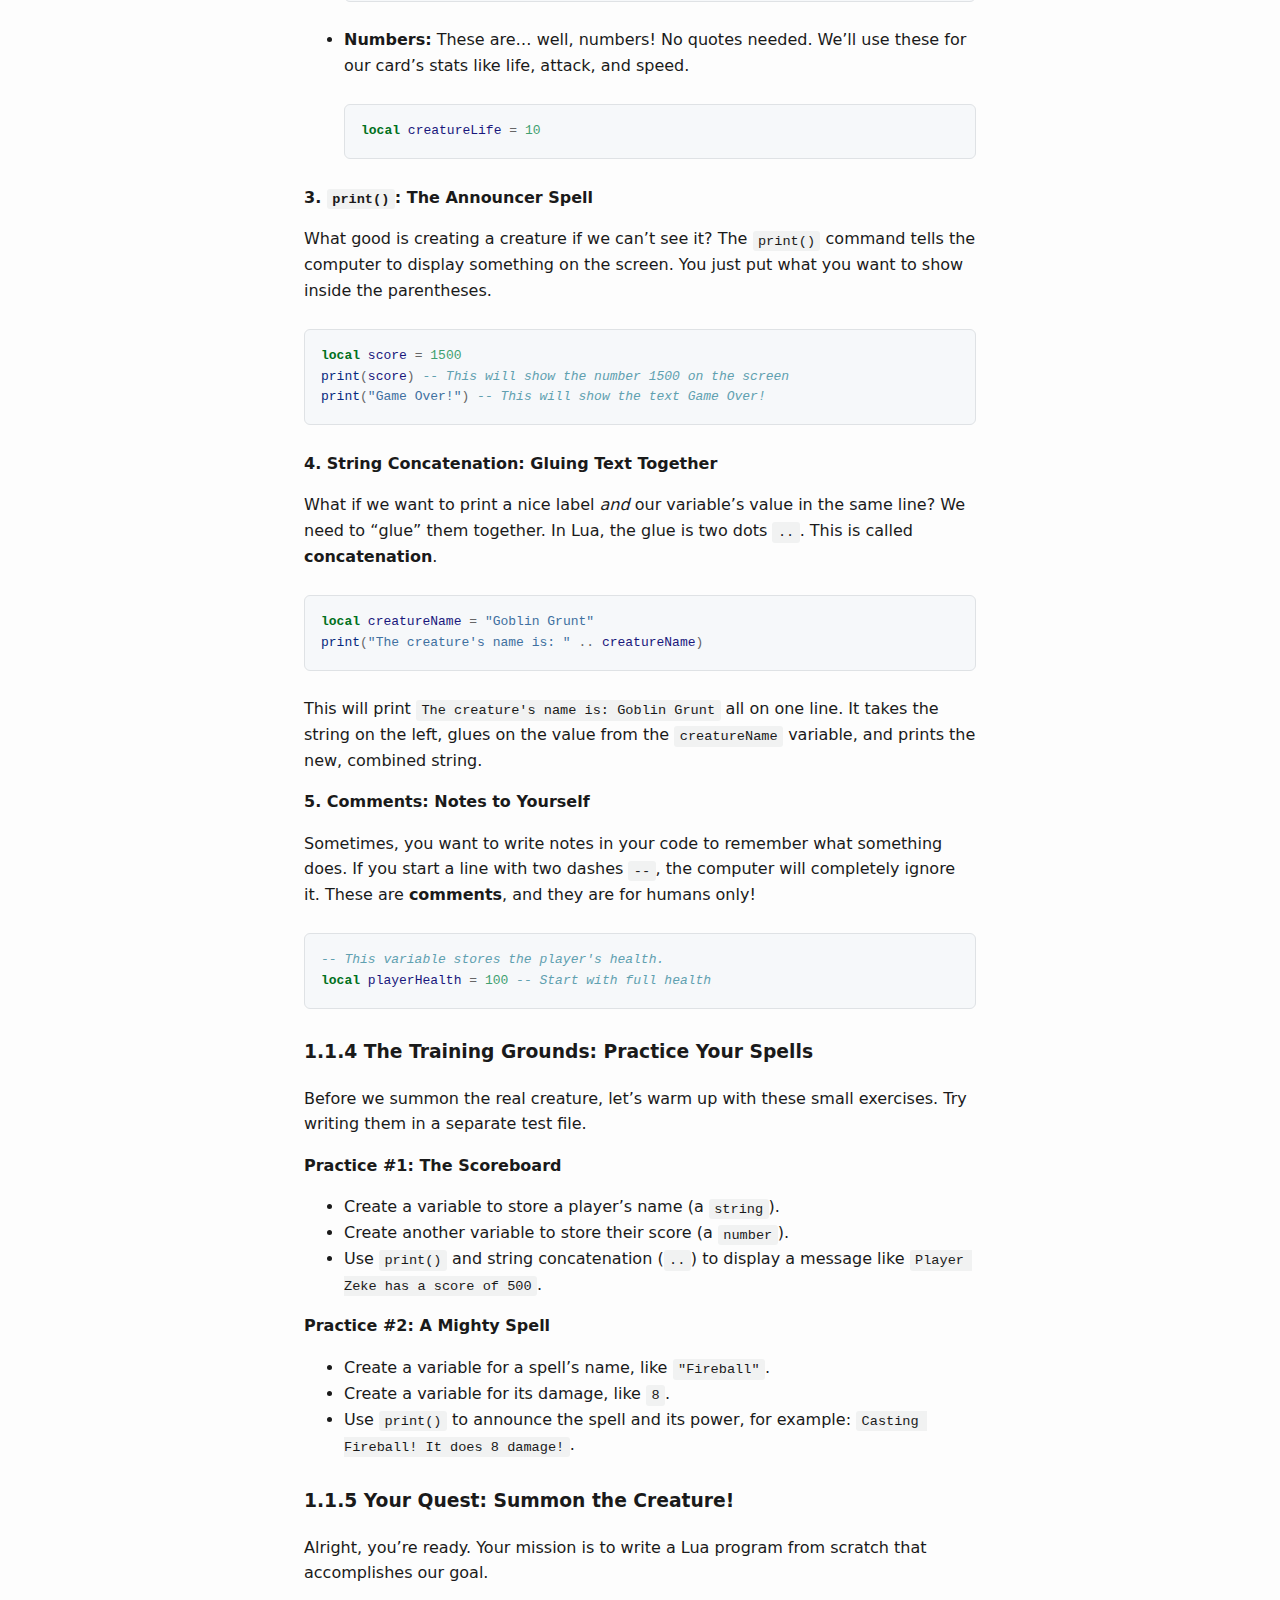
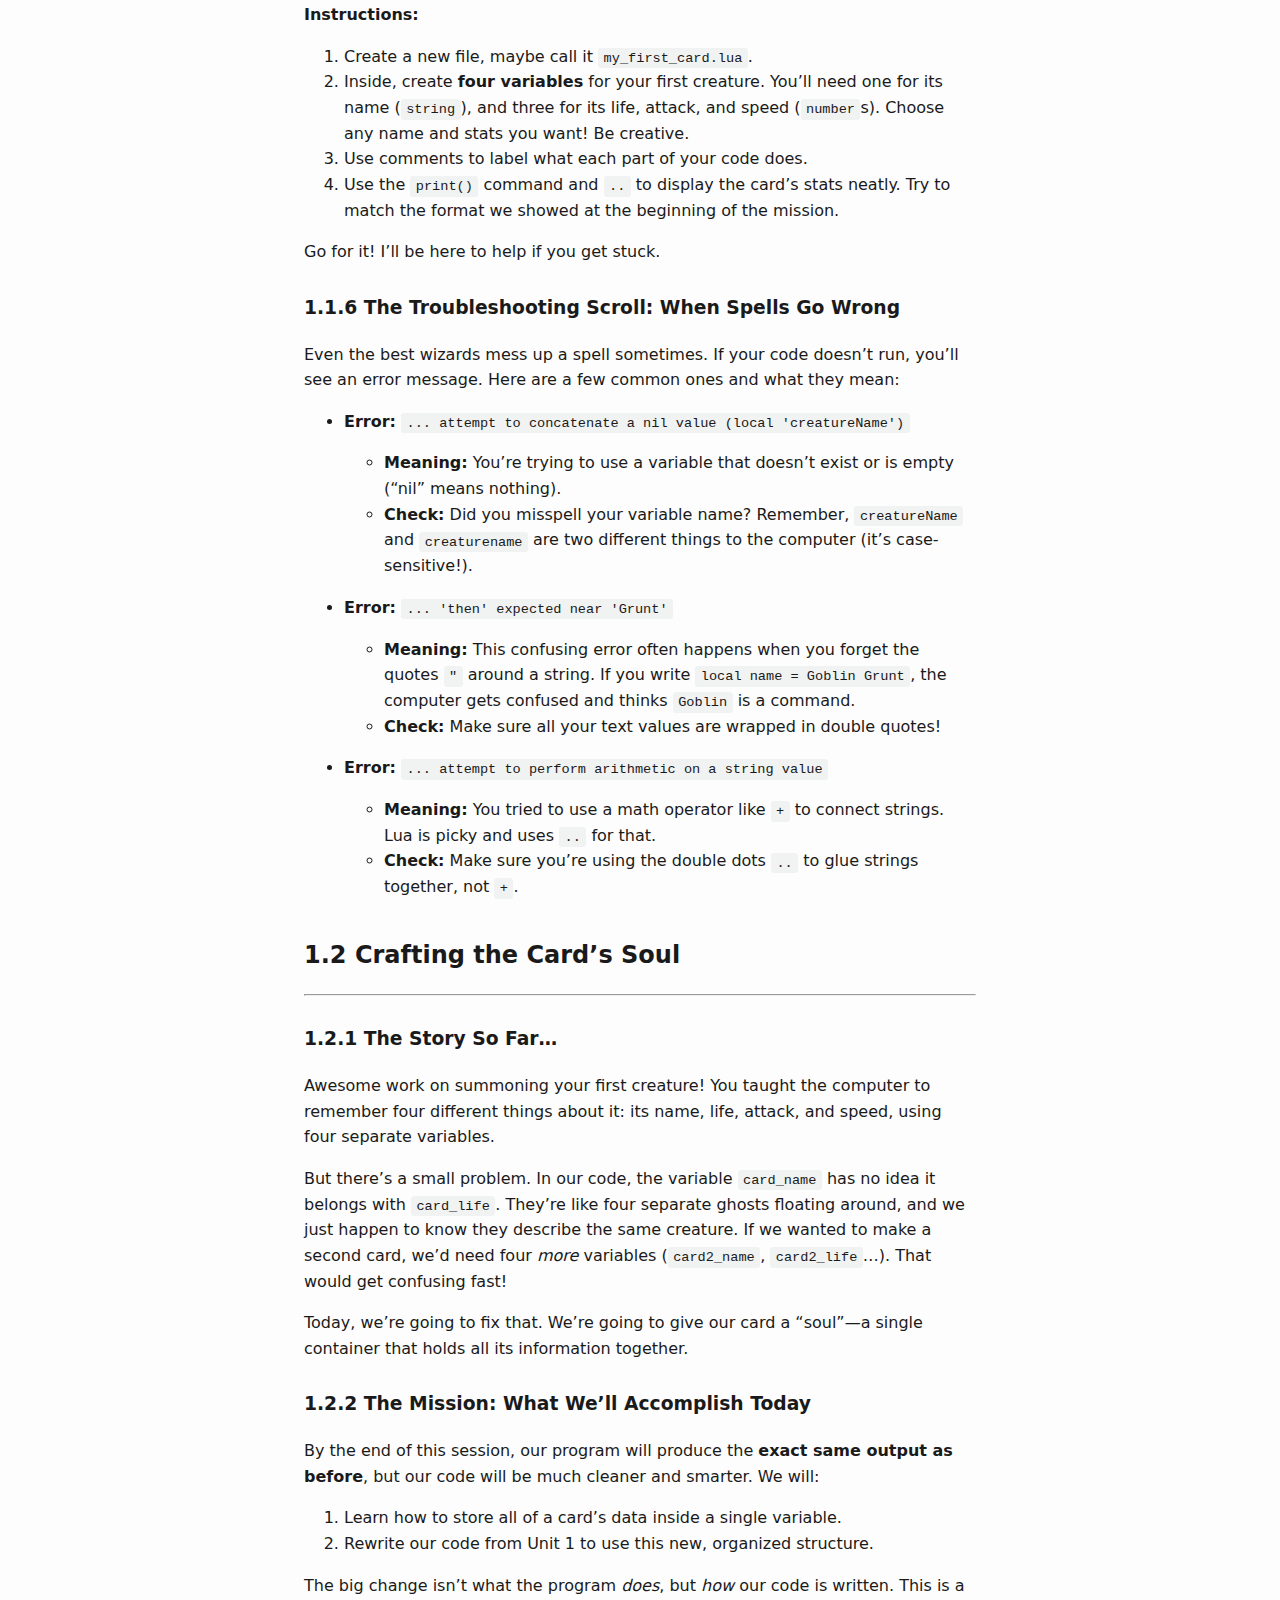
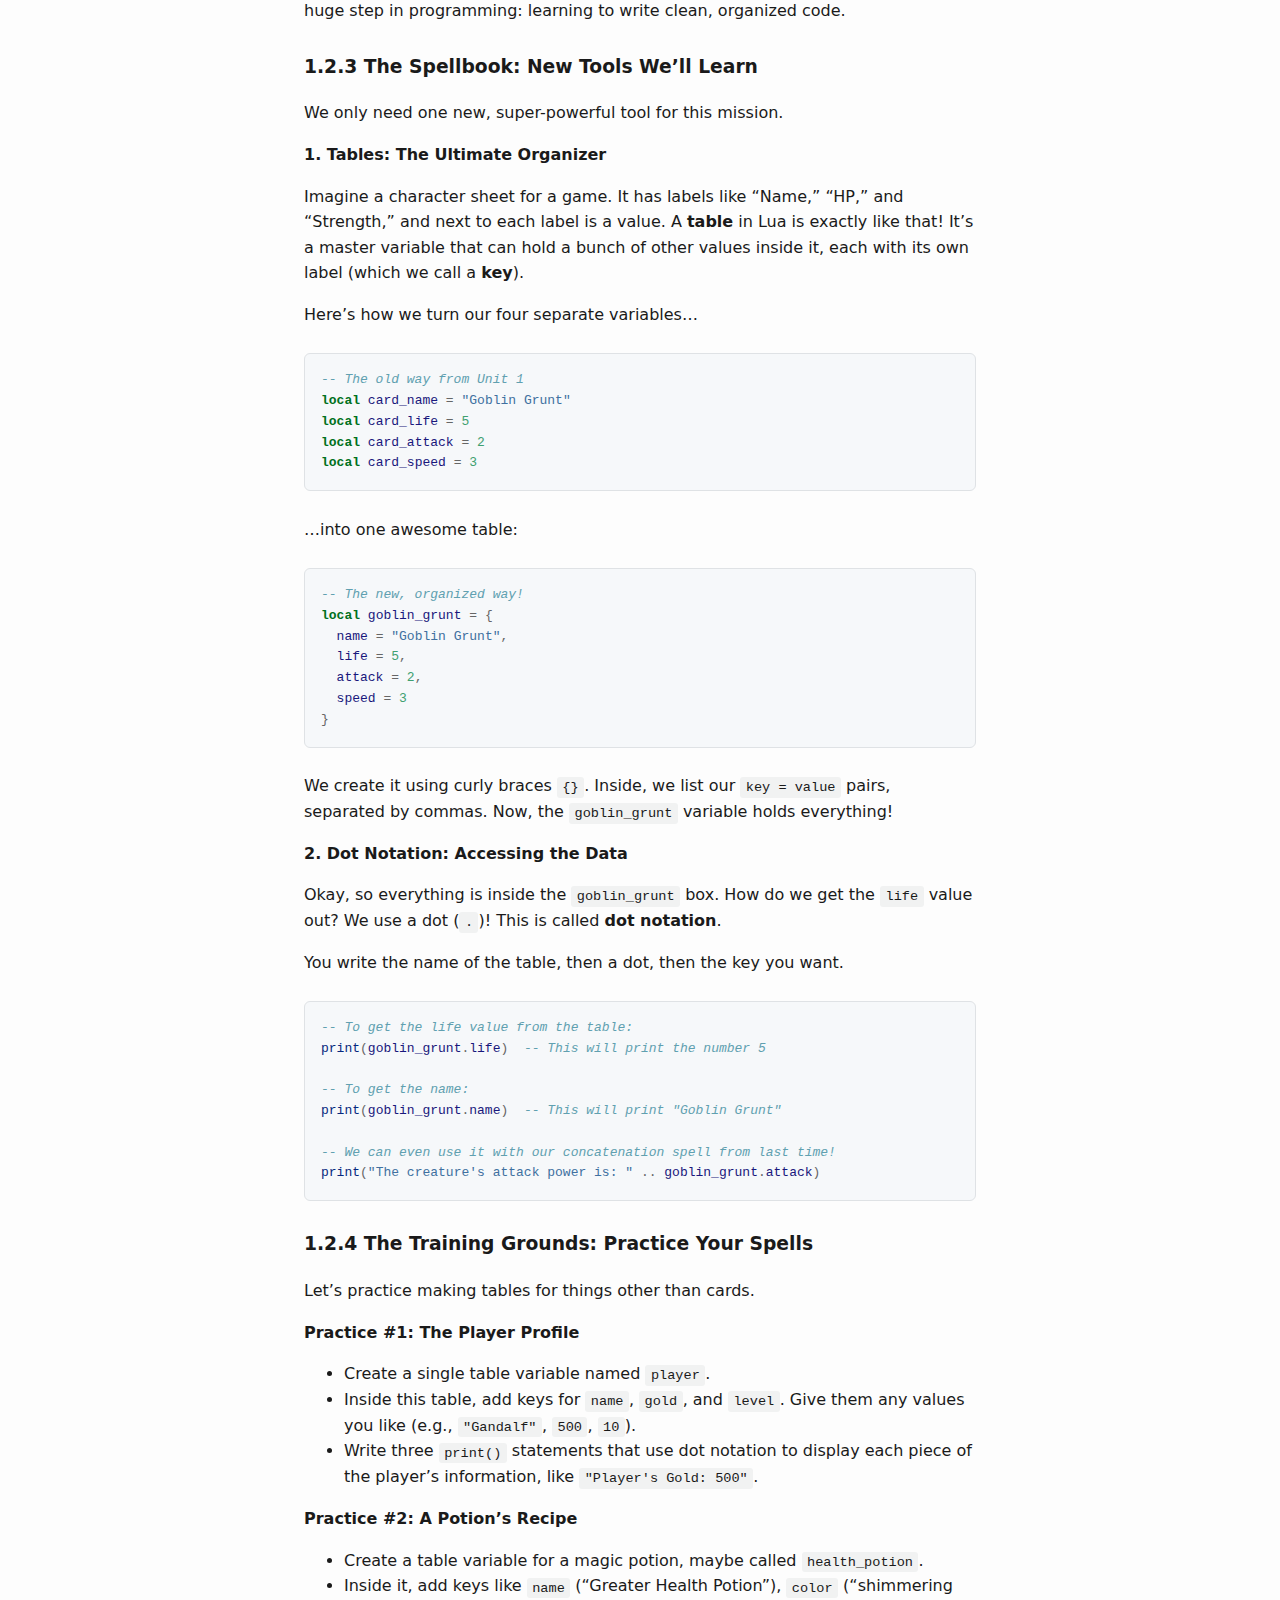
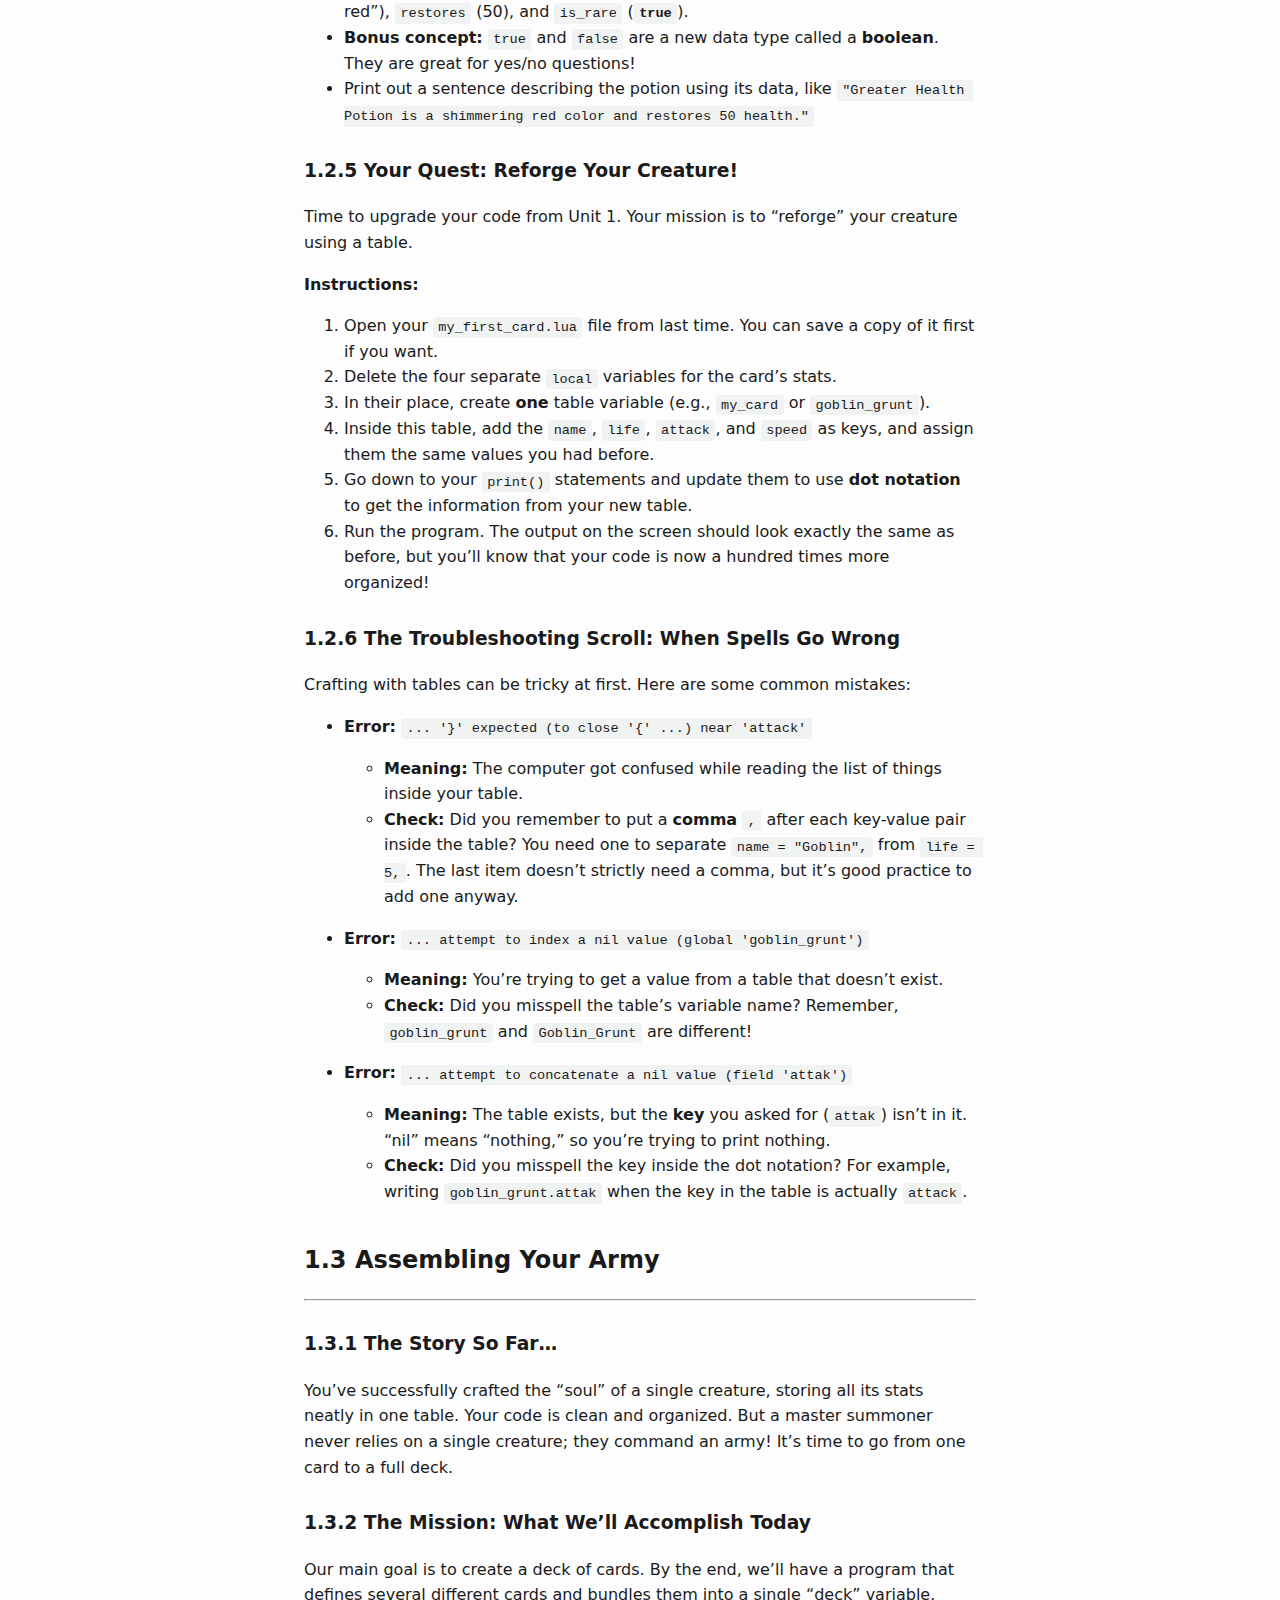
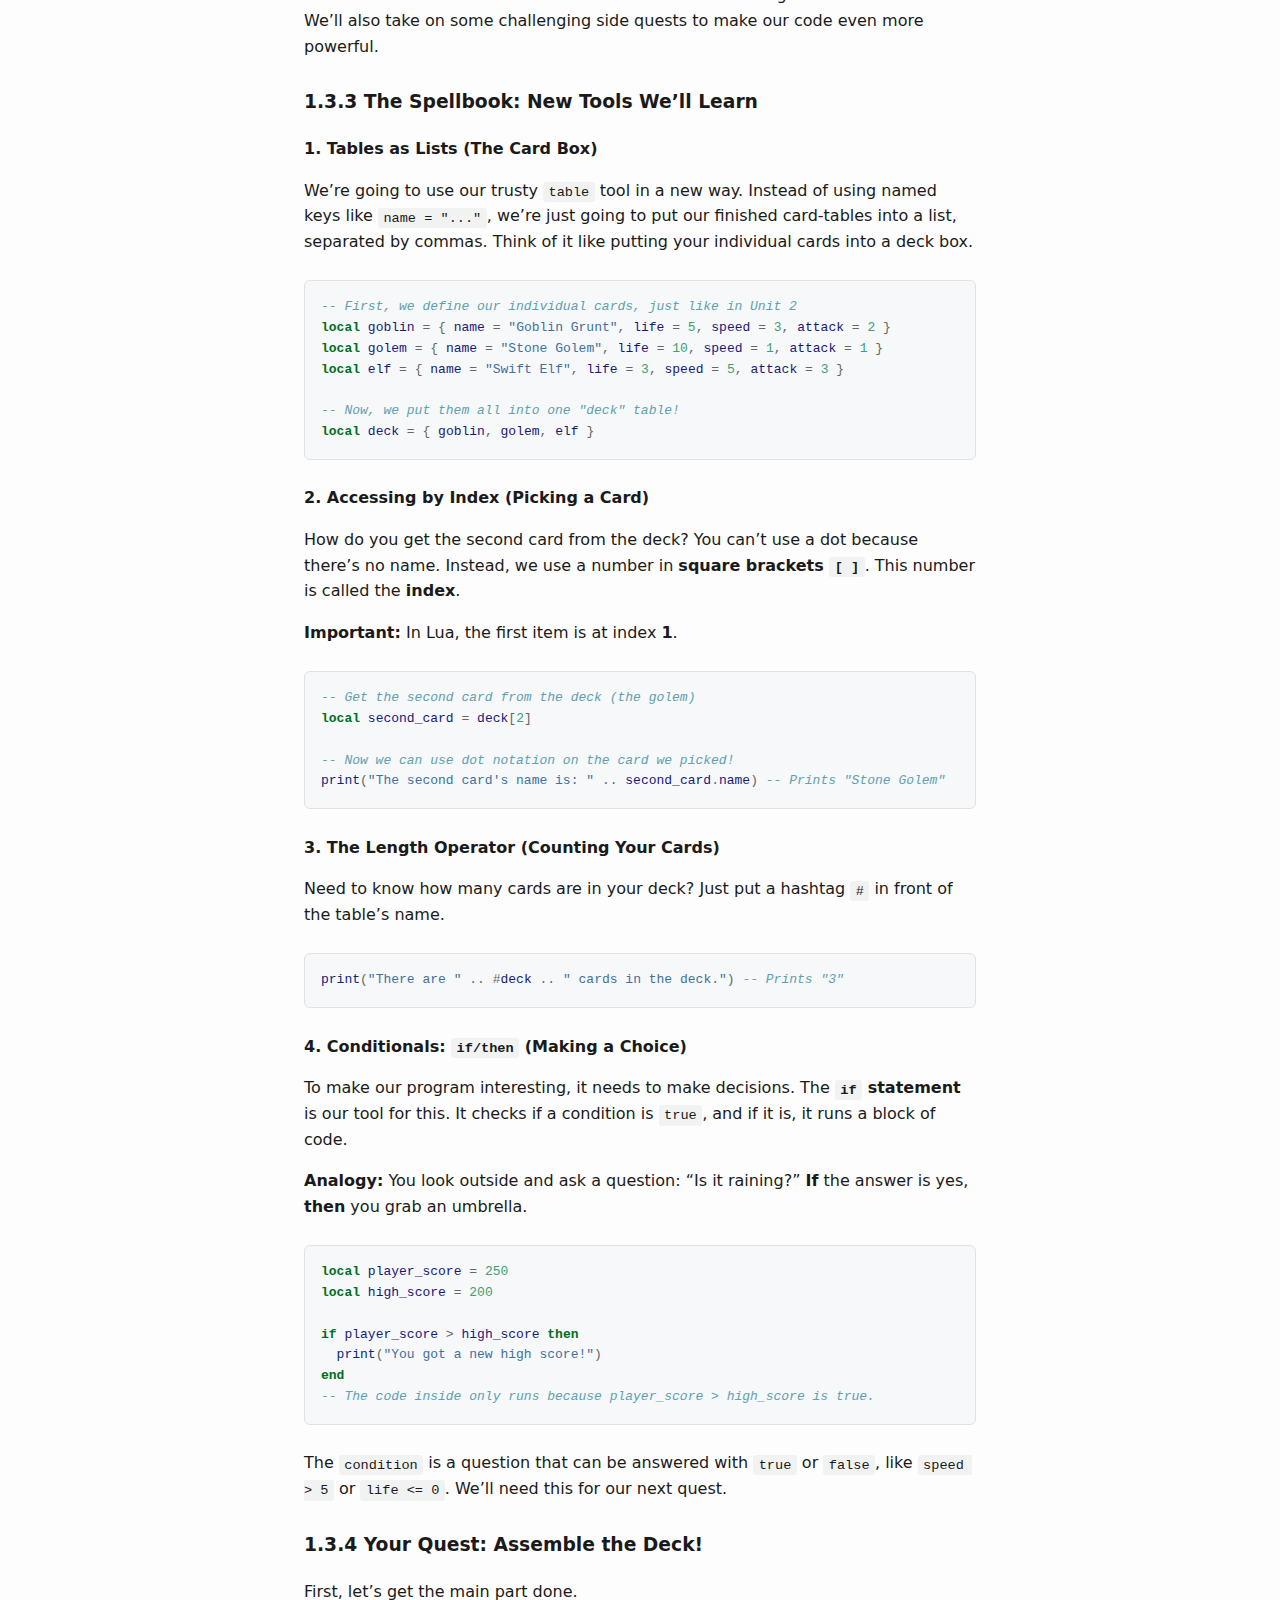
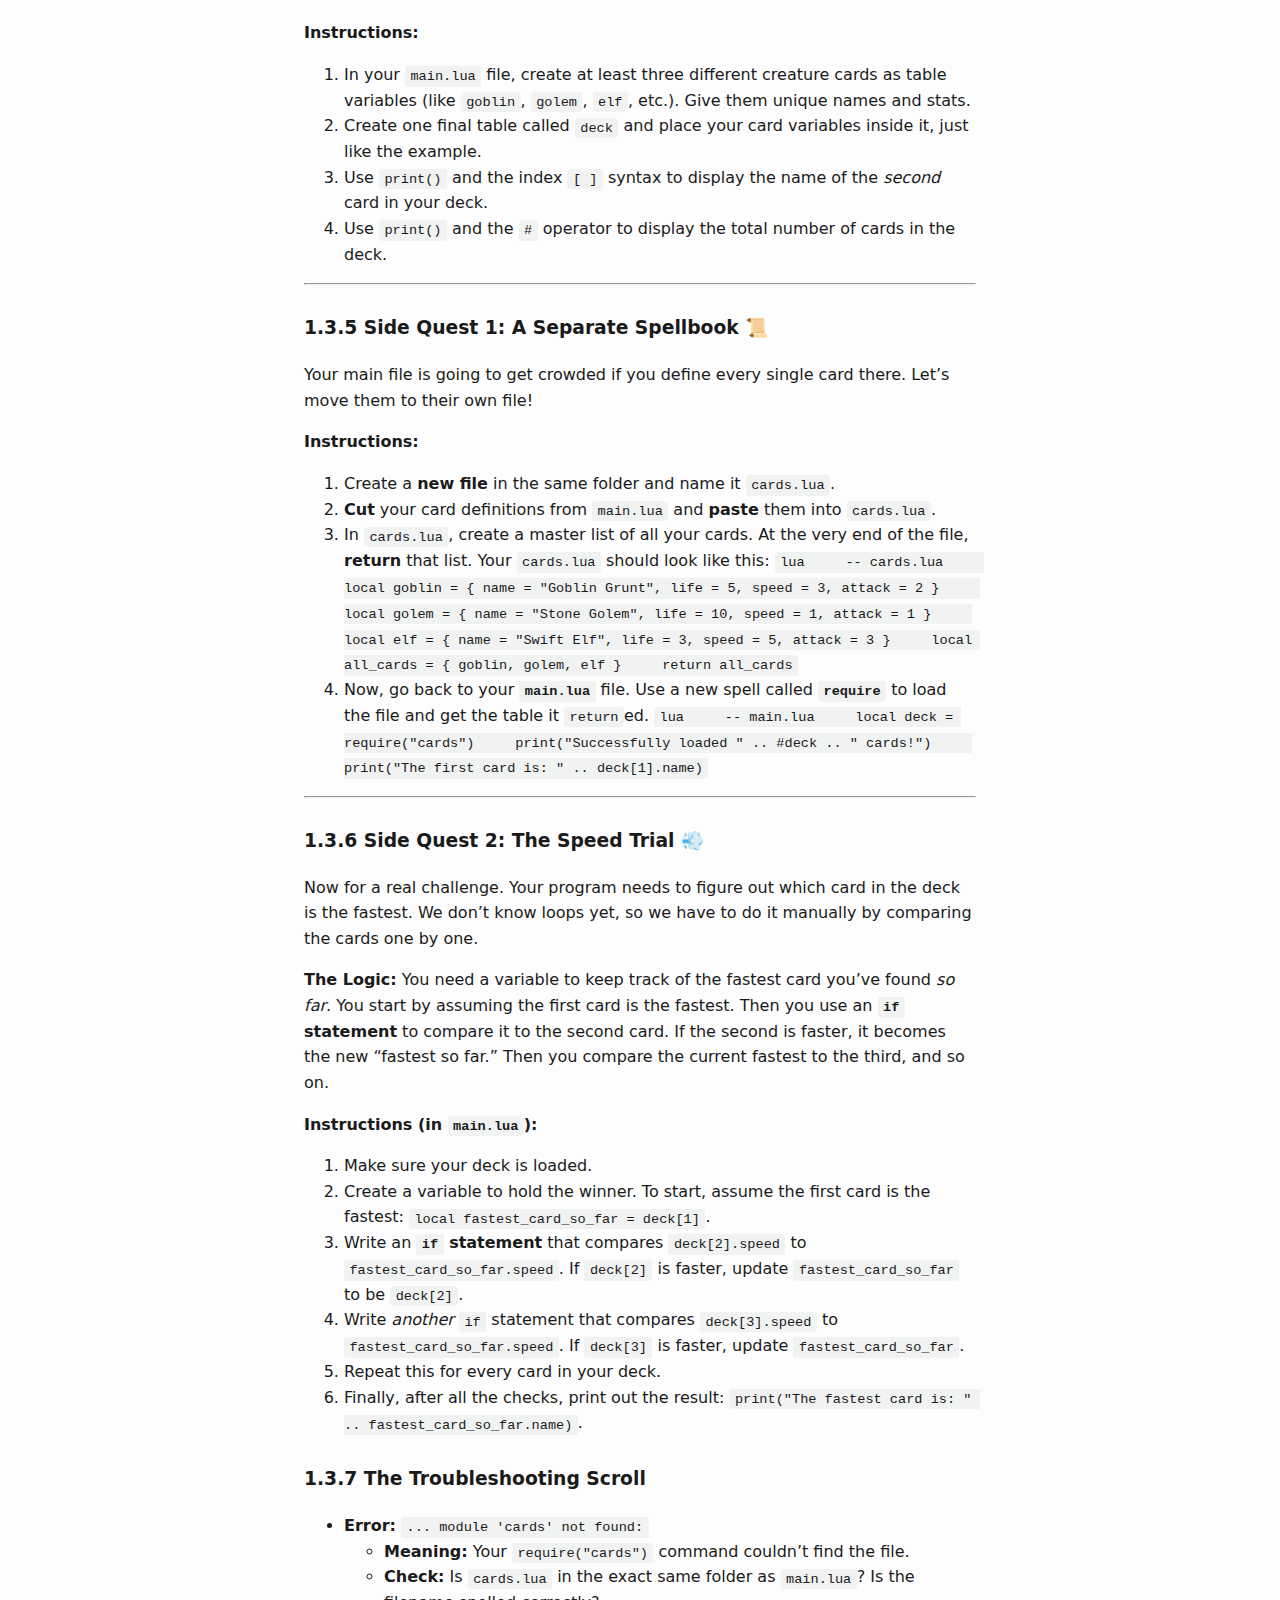
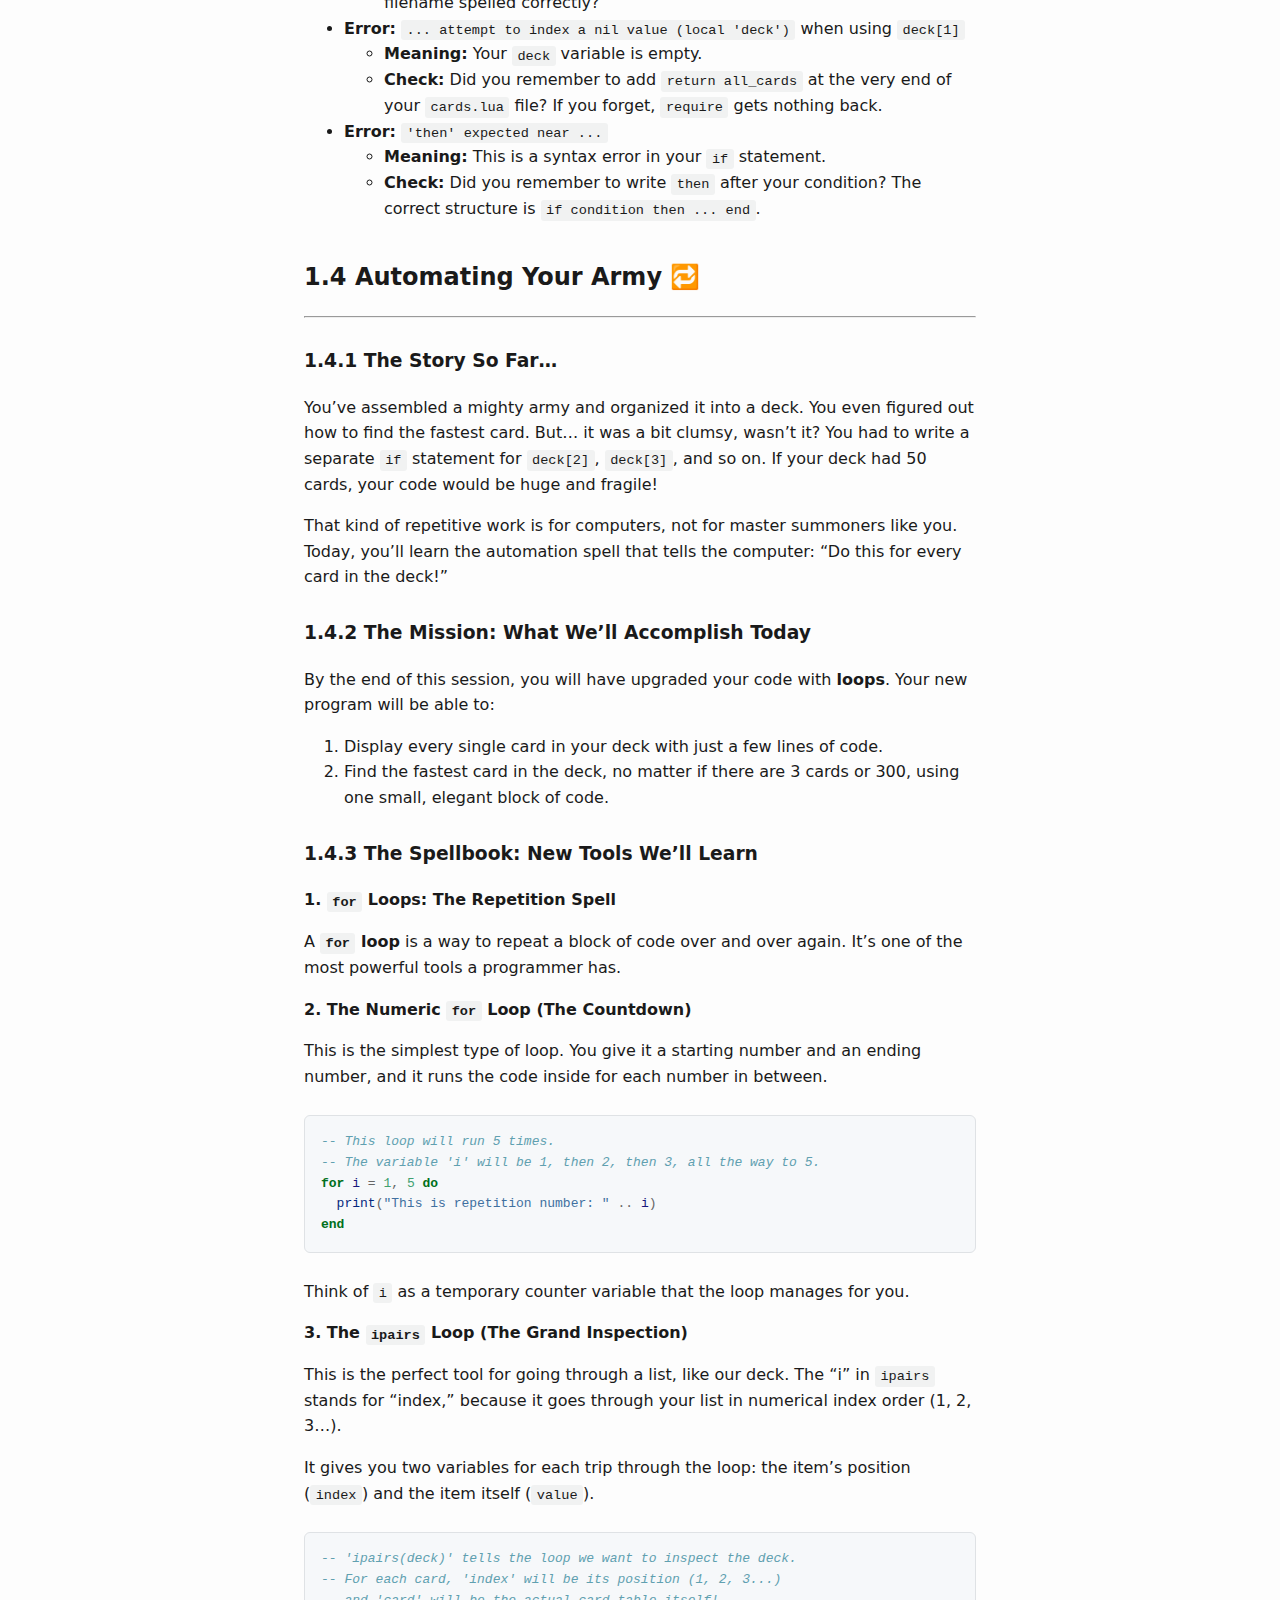
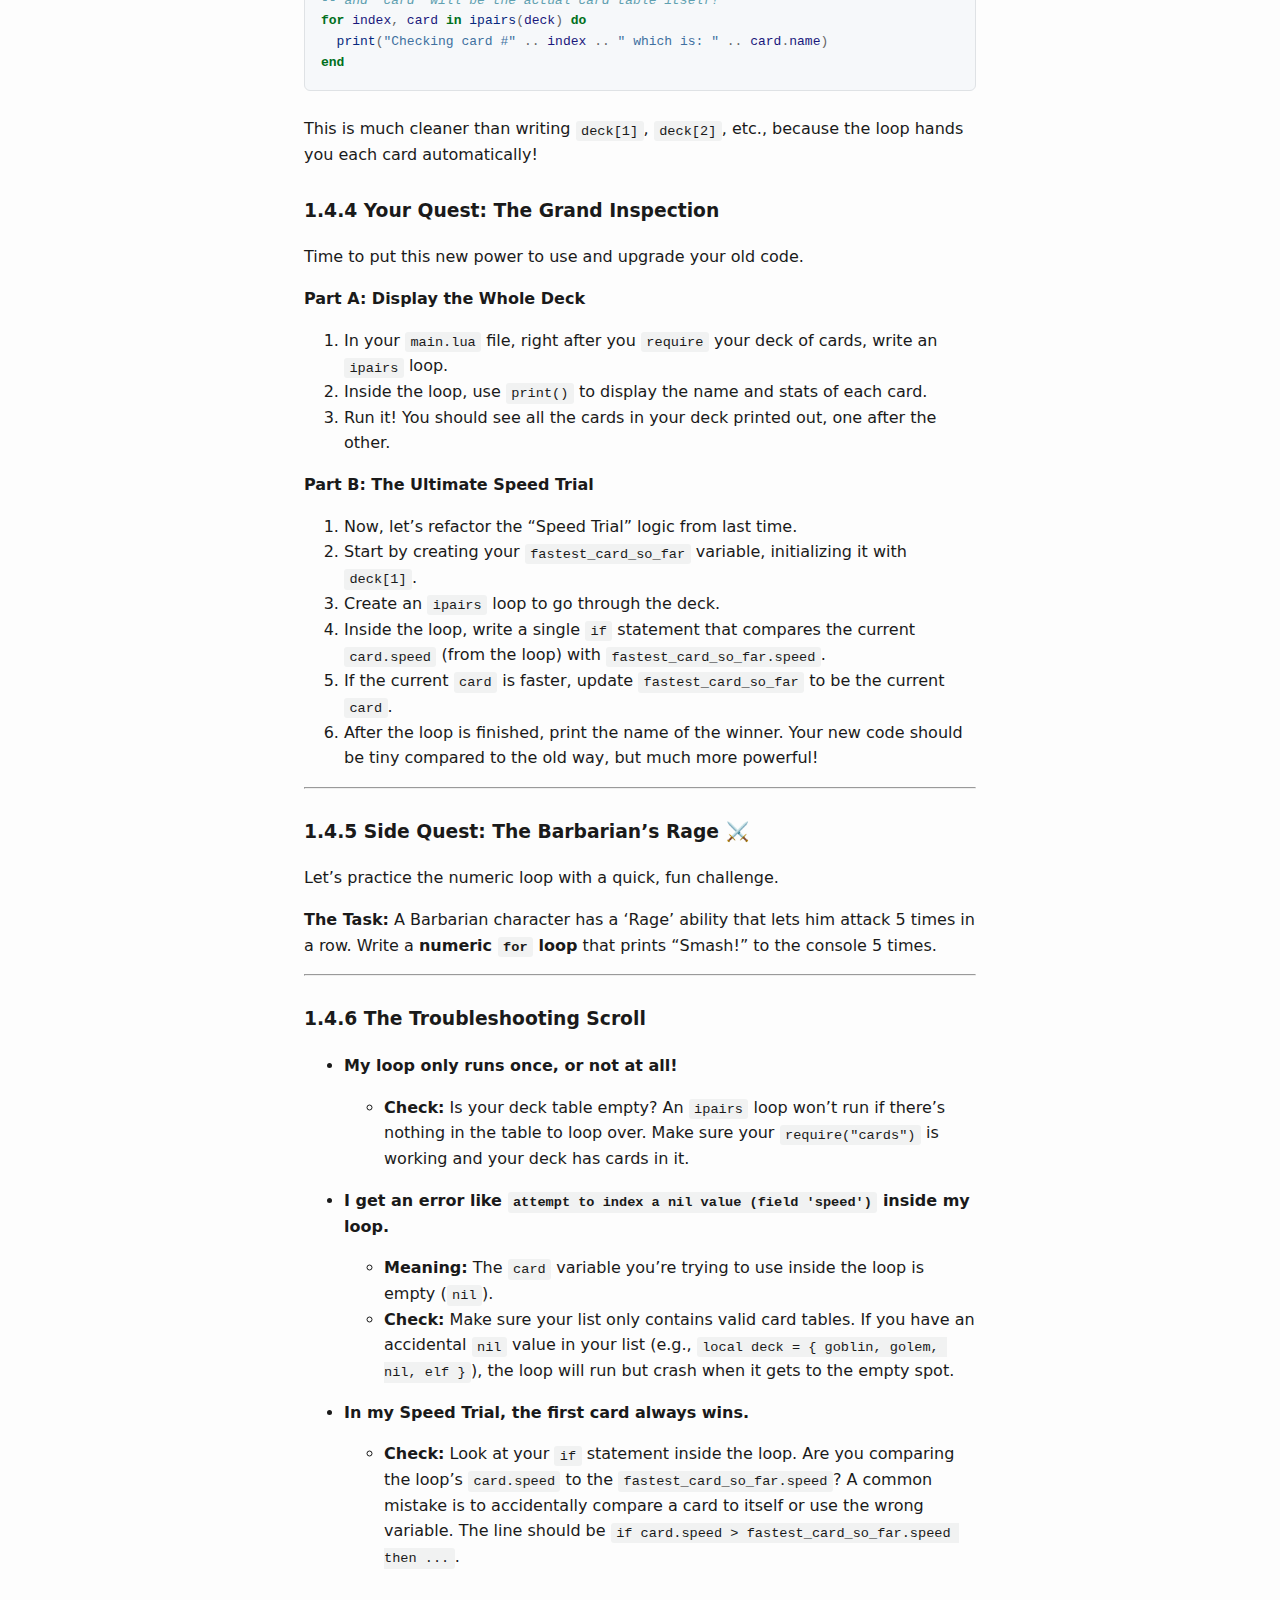
<file: html/cards.html>
<!DOCTYPE html>
<html xmlns="http://www.w3.org/1999/xhtml" lang="" xml:lang="">
<head>
  <meta charset="utf-8" />
  <meta name="generator" content="pandoc" />
  <meta name="viewport" content="width=device-width, initial-scale=1.0, user-scalable=yes" />
  <title>Code &amp; Sorcery: A Lua Card Game Quest</title>
  <style>
    code{white-space: pre-wrap;}
    span.smallcaps{font-variant: small-caps;}
    div.columns{display: flex; gap: min(4vw, 1.5em);}
    div.column{flex: auto; overflow-x: auto;}
    div.hanging-indent{margin-left: 1.5em; text-indent: -1.5em;}
    /* The extra [class] is a hack that increases specificity enough to
       override a similar rule in reveal.js */
    ul.task-list[class]{list-style: none;}
    ul.task-list li input[type="checkbox"] {
      font-size: inherit;
      width: 0.8em;
      margin: 0 0.8em 0.2em -1.6em;
      vertical-align: middle;
    }
    .display.math{display: block; text-align: center; margin: 0.5rem auto;}
    /* CSS for syntax highlighting */
    html { -webkit-text-size-adjust: 100%; }
    pre > code.sourceCode { white-space: pre; position: relative; }
    pre > code.sourceCode > span { display: inline-block; line-height: 1.25; }
    pre > code.sourceCode > span:empty { height: 1.2em; }
    .sourceCode { overflow: visible; }
    code.sourceCode > span { color: inherit; text-decoration: inherit; }
    div.sourceCode { margin: 1em 0; }
    pre.sourceCode { margin: 0; }
    @media screen {
    div.sourceCode { overflow: auto; }
    }
    @media print {
    pre > code.sourceCode { white-space: pre-wrap; }
    pre > code.sourceCode > span { text-indent: -5em; padding-left: 5em; }
    }
    pre.numberSource code
      { counter-reset: source-line 0; }
    pre.numberSource code > span
      { position: relative; left: -4em; counter-increment: source-line; }
    pre.numberSource code > span > a:first-child::before
      { content: counter(source-line);
        position: relative; left: -1em; text-align: right; vertical-align: baseline;
        border: none; display: inline-block;
        -webkit-touch-callout: none; -webkit-user-select: none;
        -khtml-user-select: none; -moz-user-select: none;
        -ms-user-select: none; user-select: none;
        padding: 0 4px; width: 4em;
        color: #aaaaaa;
      }
    pre.numberSource { margin-left: 3em; border-left: 1px solid #aaaaaa;  padding-left: 4px; }
    div.sourceCode
      {   }
    @media screen {
    pre > code.sourceCode > span > a:first-child::before { text-decoration: underline; }
    }
    code span.al { color: #ff0000; font-weight: bold; } /* Alert */
    code span.an { color: #60a0b0; font-weight: bold; font-style: italic; } /* Annotation */
    code span.at { color: #7d9029; } /* Attribute */
    code span.bn { color: #40a070; } /* BaseN */
    code span.bu { color: #008000; } /* BuiltIn */
    code span.cf { color: #007020; font-weight: bold; } /* ControlFlow */
    code span.ch { color: #4070a0; } /* Char */
    code span.cn { color: #880000; } /* Constant */
    code span.co { color: #60a0b0; font-style: italic; } /* Comment */
    code span.cv { color: #60a0b0; font-weight: bold; font-style: italic; } /* CommentVar */
    code span.do { color: #ba2121; font-style: italic; } /* Documentation */
    code span.dt { color: #902000; } /* DataType */
    code span.dv { color: #40a070; } /* DecVal */
    code span.er { color: #ff0000; font-weight: bold; } /* Error */
    code span.ex { } /* Extension */
    code span.fl { color: #40a070; } /* Float */
    code span.fu { color: #06287e; } /* Function */
    code span.im { color: #008000; font-weight: bold; } /* Import */
    code span.in { color: #60a0b0; font-weight: bold; font-style: italic; } /* Information */
    code span.kw { color: #007020; font-weight: bold; } /* Keyword */
    code span.op { color: #666666; } /* Operator */
    code span.ot { color: #007020; } /* Other */
    code span.pp { color: #bc7a00; } /* Preprocessor */
    code span.sc { color: #4070a0; } /* SpecialChar */
    code span.ss { color: #bb6688; } /* SpecialString */
    code span.st { color: #4070a0; } /* String */
    code span.va { color: #19177c; } /* Variable */
    code span.vs { color: #4070a0; } /* VerbatimString */
    code span.wa { color: #60a0b0; font-weight: bold; font-style: italic; } /* Warning */
  </style>
  <link rel="stylesheet" href="style.css" />
</head>
<body>
<header id="title-block-header">
<h1 class="title">Code &amp; Sorcery: A Lua Card Game Quest</h1>
</header>
<nav id="TOC" role="doc-toc">
<ul>
<li><a href="#code-sorcery-a-lua-card-game-quest"
id="toc-code-sorcery-a-lua-card-game-quest"><span
class="toc-section-number">1</span> Code &amp; Sorcery: A Lua Card Game
Quest</a>
<ul>
<li><a href="#summoning-your-first-creature"
id="toc-summoning-your-first-creature"><span
class="toc-section-number">1.1</span> <strong>Summoning Your First
Creature!</strong></a>
<ul>
<li><a href="#lets-get-started" id="toc-lets-get-started"><span
class="toc-section-number">1.1.1</span> <strong>Let’s Get
Started!</strong></a></li>
<li><a href="#the-mission-what-well-accomplish-today"
id="toc-the-mission-what-well-accomplish-today"><span
class="toc-section-number">1.1.2</span> <strong>The Mission: What We’ll
Accomplish Today</strong></a></li>
<li><a href="#the-spellbook-new-tools-well-learn"
id="toc-the-spellbook-new-tools-well-learn"><span
class="toc-section-number">1.1.3</span> <strong>The Spellbook: New Tools
We’ll Learn</strong></a></li>
<li><a href="#the-training-grounds-practice-your-spells"
id="toc-the-training-grounds-practice-your-spells"><span
class="toc-section-number">1.1.4</span> <strong>The Training Grounds:
Practice Your Spells</strong></a></li>
<li><a href="#your-quest-summon-the-creature"
id="toc-your-quest-summon-the-creature"><span
class="toc-section-number">1.1.5</span> <strong>Your Quest: Summon the
Creature!</strong></a></li>
<li><a href="#the-troubleshooting-scroll-when-spells-go-wrong"
id="toc-the-troubleshooting-scroll-when-spells-go-wrong"><span
class="toc-section-number">1.1.6</span> <strong>The Troubleshooting
Scroll: When Spells Go Wrong</strong></a></li>
</ul></li>
<li><a href="#crafting-the-cards-soul"
id="toc-crafting-the-cards-soul"><span
class="toc-section-number">1.2</span> <strong>Crafting the Card’s
Soul</strong></a>
<ul>
<li><a href="#the-story-so-far" id="toc-the-story-so-far"><span
class="toc-section-number">1.2.1</span> <strong>The Story So
Far…</strong></a></li>
<li><a href="#the-mission-what-well-accomplish-today-1"
id="toc-the-mission-what-well-accomplish-today-1"><span
class="toc-section-number">1.2.2</span> <strong>The Mission: What We’ll
Accomplish Today</strong></a></li>
<li><a href="#the-spellbook-new-tools-well-learn-1"
id="toc-the-spellbook-new-tools-well-learn-1"><span
class="toc-section-number">1.2.3</span> <strong>The Spellbook: New Tools
We’ll Learn</strong></a></li>
<li><a href="#the-training-grounds-practice-your-spells-1"
id="toc-the-training-grounds-practice-your-spells-1"><span
class="toc-section-number">1.2.4</span> <strong>The Training Grounds:
Practice Your Spells</strong></a></li>
<li><a href="#your-quest-reforge-your-creature"
id="toc-your-quest-reforge-your-creature"><span
class="toc-section-number">1.2.5</span> <strong>Your Quest: Reforge Your
Creature!</strong></a></li>
<li><a href="#the-troubleshooting-scroll-when-spells-go-wrong-1"
id="toc-the-troubleshooting-scroll-when-spells-go-wrong-1"><span
class="toc-section-number">1.2.6</span> <strong>The Troubleshooting
Scroll: When Spells Go Wrong</strong></a></li>
</ul></li>
<li><a href="#assembling-your-army" id="toc-assembling-your-army"><span
class="toc-section-number">1.3</span> <strong>Assembling Your
Army</strong></a>
<ul>
<li><a href="#the-story-so-far-1" id="toc-the-story-so-far-1"><span
class="toc-section-number">1.3.1</span> <strong>The Story So
Far…</strong></a></li>
<li><a href="#the-mission-what-well-accomplish-today-2"
id="toc-the-mission-what-well-accomplish-today-2"><span
class="toc-section-number">1.3.2</span> <strong>The Mission: What We’ll
Accomplish Today</strong></a></li>
<li><a href="#the-spellbook-new-tools-well-learn-2"
id="toc-the-spellbook-new-tools-well-learn-2"><span
class="toc-section-number">1.3.3</span> <strong>The Spellbook: New Tools
We’ll Learn</strong></a></li>
<li><a href="#your-quest-assemble-the-deck"
id="toc-your-quest-assemble-the-deck"><span
class="toc-section-number">1.3.4</span> <strong>Your Quest: Assemble the
Deck!</strong></a></li>
<li><a href="#side-quest-1-a-separate-spellbook"
id="toc-side-quest-1-a-separate-spellbook"><span
class="toc-section-number">1.3.5</span> <strong>Side Quest 1: A Separate
Spellbook 📜</strong></a></li>
<li><a href="#side-quest-2-the-speed-trial"
id="toc-side-quest-2-the-speed-trial"><span
class="toc-section-number">1.3.6</span> <strong>Side Quest 2: The Speed
Trial 💨</strong></a></li>
<li><a href="#the-troubleshooting-scroll"
id="toc-the-troubleshooting-scroll"><span
class="toc-section-number">1.3.7</span> <strong>The Troubleshooting
Scroll</strong></a></li>
</ul></li>
<li><a href="#automating-your-army" id="toc-automating-your-army"><span
class="toc-section-number">1.4</span> <strong>Automating Your Army
🔁</strong></a>
<ul>
<li><a href="#the-story-so-far-2" id="toc-the-story-so-far-2"><span
class="toc-section-number">1.4.1</span> <strong>The Story So
Far…</strong></a></li>
<li><a href="#the-mission-what-well-accomplish-today-3"
id="toc-the-mission-what-well-accomplish-today-3"><span
class="toc-section-number">1.4.2</span> <strong>The Mission: What We’ll
Accomplish Today</strong></a></li>
<li><a href="#the-spellbook-new-tools-well-learn-3"
id="toc-the-spellbook-new-tools-well-learn-3"><span
class="toc-section-number">1.4.3</span> <strong>The Spellbook: New Tools
We’ll Learn</strong></a></li>
<li><a href="#your-quest-the-grand-inspection"
id="toc-your-quest-the-grand-inspection"><span
class="toc-section-number">1.4.4</span> <strong>Your Quest: The Grand
Inspection</strong></a></li>
<li><a href="#side-quest-the-barbarians-rage"
id="toc-side-quest-the-barbarians-rage"><span
class="toc-section-number">1.4.5</span> <strong>Side Quest: The
Barbarian’s Rage ⚔️</strong></a></li>
<li><a href="#the-troubleshooting-scroll-1"
id="toc-the-troubleshooting-scroll-1"><span
class="toc-section-number">1.4.6</span> <strong>The Troubleshooting
Scroll</strong></a></li>
</ul></li>
<li><a href="#creating-reusable-spells"
id="toc-creating-reusable-spells"><span
class="toc-section-number">1.5</span> <strong>Creating Reusable Spells
🪄</strong></a>
<ul>
<li><a href="#the-story-so-far-3" id="toc-the-story-so-far-3"><span
class="toc-section-number">1.5.1</span> <strong>The Story So
Far…</strong></a></li>
<li><a href="#the-mission-what-well-accomplish-today-4"
id="toc-the-mission-what-well-accomplish-today-4"><span
class="toc-section-number">1.5.2</span> <strong>The Mission: What We’ll
Accomplish Today</strong></a></li>
<li><a href="#the-spellbook-new-tools-well-learn-4"
id="toc-the-spellbook-new-tools-well-learn-4"><span
class="toc-section-number">1.5.3</span> <strong>The Spellbook: New Tools
We’ll Learn</strong></a></li>
<li><a href="#your-quest-part-a-the-display-charm"
id="toc-your-quest-part-a-the-display-charm"><span
class="toc-section-number">1.5.4</span> <strong>Your Quest Part A: The
Display Charm</strong></a></li>
<li><a href="#your-quest-part-b-the-seeker-spell"
id="toc-your-quest-part-b-the-seeker-spell"><span
class="toc-section-number">1.5.5</span> <strong>Your Quest Part B: The
Seeker Spell</strong></a></li>
<li><a href="#the-troubleshooting-scroll-2"
id="toc-the-troubleshooting-scroll-2"><span
class="toc-section-number">1.5.6</span> <strong>The Troubleshooting
Scroll</strong></a></li>
</ul></li>
<li><a href="#the-random-card-forge"
id="toc-the-random-card-forge"><span
class="toc-section-number">1.6</span> <strong>The Random Card Forge
🏭</strong></a>
<ul>
<li><a href="#the-story-so-far-4" id="toc-the-story-so-far-4"><span
class="toc-section-number">1.6.1</span> <strong>The Story So
Far…</strong></a></li>
<li><a href="#the-mission-what-well-accomplish-today-5"
id="toc-the-mission-what-well-accomplish-today-5"><span
class="toc-section-number">1.6.2</span> <strong>The Mission: What We’ll
Accomplish Today</strong></a></li>
<li><a href="#the-spellbook-new-tools-well-learn-5"
id="toc-the-spellbook-new-tools-well-learn-5"><span
class="toc-section-number">1.6.3</span> <strong>The Spellbook: New Tools
We’ll Learn</strong></a></li>
<li><a href="#your-quest-the-grand-forging"
id="toc-your-quest-the-grand-forging"><span
class="toc-section-number">1.6.4</span> <strong>Your Quest: The Grand
Forging</strong></a></li>
<li><a href="#the-troubleshooting-scroll-3"
id="toc-the-troubleshooting-scroll-3"><span
class="toc-section-number">1.6.5</span> <strong>The Troubleshooting
Scroll</strong></a></li>
</ul></li>
<li><a href="#the-first-clash" id="toc-the-first-clash"><span
class="toc-section-number">1.7</span> <strong>The First Clash!
⚔️</strong></a>
<ul>
<li><a href="#the-story-so-far-5" id="toc-the-story-so-far-5"><span
class="toc-section-number">1.7.1</span> <strong>The Story So
Far…</strong></a></li>
<li><a href="#the-mission-what-well-accomplish-today-6"
id="toc-the-mission-what-well-accomplish-today-6"><span
class="toc-section-number">1.7.2</span> <strong>The Mission: What We’ll
Accomplish Today</strong></a></li>
<li><a href="#the-spellbook-new-tools-well-learn-6"
id="toc-the-spellbook-new-tools-well-learn-6"><span
class="toc-section-number">1.7.3</span> <strong>The Spellbook: New Tools
We’ll Learn</strong></a></li>
<li><a href="#your-quest-the-first-clash"
id="toc-your-quest-the-first-clash"><span
class="toc-section-number">1.7.4</span> <strong>Your Quest: The First
Clash!</strong></a></li>
<li><a href="#the-troubleshooting-scroll-4"
id="toc-the-troubleshooting-scroll-4"><span
class="toc-section-number">1.7.5</span> <strong>The Troubleshooting
Scroll</strong></a></li>
</ul></li>
<li><a href="#the-grand-melee" id="toc-the-grand-melee"><span
class="toc-section-number">1.8</span> <strong>The Grand Melee
💥</strong></a>
<ul>
<li><a href="#the-story-so-far-6" id="toc-the-story-so-far-6"><span
class="toc-section-number">1.8.1</span> <strong>The Story So
Far…</strong></a></li>
<li><a href="#the-mission-what-well-accomplish-today-7"
id="toc-the-mission-what-well-accomplish-today-7"><span
class="toc-section-number">1.8.2</span> <strong>The Mission: What We’ll
Accomplish Today</strong></a></li>
<li><a href="#the-new-challenge-who-attacks-next"
id="toc-the-new-challenge-who-attacks-next"><span
class="toc-section-number">1.8.3</span> <strong>1. The New Challenge:
Who Attacks Next?</strong></a></li>
<li><a href="#the-targeting-problem-who-can-be-attacked"
id="toc-the-targeting-problem-who-can-be-attacked"><span
class="toc-section-number">1.8.4</span> <strong>2. The Targeting
Problem: Who Can Be Attacked?</strong></a></li>
<li><a href="#your-quest-the-grand-melee"
id="toc-your-quest-the-grand-melee"><span
class="toc-section-number">1.8.5</span> <strong>Your Quest: The Grand
Melee</strong></a></li>
<li><a href="#the-troubleshooting-scroll-5"
id="toc-the-troubleshooting-scroll-5"><span
class="toc-section-number">1.8.6</span> <strong>The Troubleshooting
Scroll</strong></a></li>
</ul></li>
</ul></li>
</ul>
</nav>
<h1 data-number="1" id="code-sorcery-a-lua-card-game-quest"><span
class="header-section-number">1</span> Code &amp; Sorcery: A Lua Card
Game Quest</h1>
<h2 data-number="1.1" id="summoning-your-first-creature"><span
class="header-section-number">1.1</span> <strong>Summoning Your First
Creature!</strong></h2>
<hr />
<h3 data-number="1.1.1" id="lets-get-started"><span
class="header-section-number">1.1.1</span> <strong>Let’s Get
Started!</strong></h3>
<p>Hey! Welcome to your first step in becoming a game creator. Every
huge, amazing game you’ve ever played started exactly where you are now:
with a single line of code.</p>
<p>Our big quest is to build your card game. But before we can have epic
battles, we need a creature to fight. So, today’s mission is to reach
into the digital world and summon our very first creature. We’ll decide
what it is, what its powers are, and teach the computer how to show it
to us.</p>
<h3 data-number="1.1.2"
id="the-mission-what-well-accomplish-today"><span
class="header-section-number">1.1.2</span> <strong>The Mission: What
We’ll Accomplish Today</strong></h3>
<p>By the end of this session, we will have a simple program that:</p>
<ol type="1">
<li>Defines a single creature card with a name, life points, attack
power, and speed.</li>
<li>Prints out all of that card’s information, neatly formatted, to the
console.</li>
</ol>
<p>It will look something like this in the output:</p>
<pre><code>--- My First Card ---
Name: Goblin Grunt
Life: 5
Attack: 2
Speed: 3</code></pre>
<h3 data-number="1.1.3" id="the-spellbook-new-tools-well-learn"><span
class="header-section-number">1.1.3</span> <strong>The Spellbook: New
Tools We’ll Learn</strong></h3>
<p>To summon our creature, we need to learn a few basic “spells” in
Lua.</p>
<p><strong>1. Variables: The Magic Boxes</strong></p>
<p>Imagine you have a bunch of magic, labeled boxes. You can put
something inside a box and, later, you can ask for whatever is in the
box just by using its label. In programming, these boxes are called
<strong>variables</strong>. They hold information for us.</p>
<p>To create a variable in Lua, we write <code>local</code>, give it a
name, use <code>=</code>, and then put the information we want to
store.</p>
<div class="sourceCode" id="cb2"><pre
class="sourceCode lua"><code class="sourceCode lua"><span id="cb2-1"><a href="#cb2-1" aria-hidden="true" tabindex="-1"></a><span class="co">-- This creates a variable named &#39;playerName&#39; and stores the text &quot;Alex&quot; in it.</span></span>
<span id="cb2-2"><a href="#cb2-2" aria-hidden="true" tabindex="-1"></a><span class="kw">local</span> <span class="va">playerName</span> <span class="op">=</span> <span class="st">&quot;Alex&quot;</span></span></code></pre></div>
<p><strong>2. Data Types: Kinds of Magic</strong></p>
<p>You can’t store a potion in a box meant for a sword! Different types
of information need different kinds of variables. For today, we only
need to know two types:</p>
<ul>
<li><p><strong>Strings:</strong> This is just text. Anything you wrap in
double quotes (<code>"..."</code>) is a <code>string</code>. We’ll use
this for our creature’s name.</p>
<div class="sourceCode" id="cb3"><pre
class="sourceCode lua"><code class="sourceCode lua"><span id="cb3-1"><a href="#cb3-1" aria-hidden="true" tabindex="-1"></a><span class="kw">local</span> <span class="va">creatureName</span> <span class="op">=</span> <span class="st">&quot;Dragon Hatchling&quot;</span></span></code></pre></div></li>
<li><p><strong>Numbers:</strong> These are… well, numbers! No quotes
needed. We’ll use these for our card’s stats like life, attack, and
speed.</p>
<div class="sourceCode" id="cb4"><pre
class="sourceCode lua"><code class="sourceCode lua"><span id="cb4-1"><a href="#cb4-1" aria-hidden="true" tabindex="-1"></a><span class="kw">local</span> <span class="va">creatureLife</span> <span class="op">=</span> <span class="dv">10</span></span></code></pre></div></li>
</ul>
<p><strong>3. <code>print()</code>: The Announcer Spell</strong></p>
<p>What good is creating a creature if we can’t see it? The
<code>print()</code> command tells the computer to display something on
the screen. You just put what you want to show inside the
parentheses.</p>
<div class="sourceCode" id="cb5"><pre
class="sourceCode lua"><code class="sourceCode lua"><span id="cb5-1"><a href="#cb5-1" aria-hidden="true" tabindex="-1"></a><span class="kw">local</span> <span class="va">score</span> <span class="op">=</span> <span class="dv">1500</span></span>
<span id="cb5-2"><a href="#cb5-2" aria-hidden="true" tabindex="-1"></a><span class="fu">print</span><span class="op">(</span><span class="va">score</span><span class="op">)</span> <span class="co">-- This will show the number 1500 on the screen</span></span>
<span id="cb5-3"><a href="#cb5-3" aria-hidden="true" tabindex="-1"></a><span class="fu">print</span><span class="op">(</span><span class="st">&quot;Game Over!&quot;</span><span class="op">)</span> <span class="co">-- This will show the text Game Over!</span></span></code></pre></div>
<p><strong>4. String Concatenation: Gluing Text Together</strong></p>
<p>What if we want to print a nice label <em>and</em> our variable’s
value in the same line? We need to “glue” them together. In Lua, the
glue is two dots <code>..</code>. This is called
<strong>concatenation</strong>.</p>
<div class="sourceCode" id="cb6"><pre
class="sourceCode lua"><code class="sourceCode lua"><span id="cb6-1"><a href="#cb6-1" aria-hidden="true" tabindex="-1"></a><span class="kw">local</span> <span class="va">creatureName</span> <span class="op">=</span> <span class="st">&quot;Goblin Grunt&quot;</span></span>
<span id="cb6-2"><a href="#cb6-2" aria-hidden="true" tabindex="-1"></a><span class="fu">print</span><span class="op">(</span><span class="st">&quot;The creature&#39;s name is: &quot;</span> <span class="op">..</span> <span class="va">creatureName</span><span class="op">)</span></span></code></pre></div>
<p>This will print <code>The creature's name is: Goblin Grunt</code> all
on one line. It takes the string on the left, glues on the value from
the <code>creatureName</code> variable, and prints the new, combined
string.</p>
<p><strong>5. Comments: Notes to Yourself</strong></p>
<p>Sometimes, you want to write notes in your code to remember what
something does. If you start a line with two dashes <code>--</code>, the
computer will completely ignore it. These are <strong>comments</strong>,
and they are for humans only!</p>
<div class="sourceCode" id="cb7"><pre
class="sourceCode lua"><code class="sourceCode lua"><span id="cb7-1"><a href="#cb7-1" aria-hidden="true" tabindex="-1"></a><span class="co">-- This variable stores the player&#39;s health.</span></span>
<span id="cb7-2"><a href="#cb7-2" aria-hidden="true" tabindex="-1"></a><span class="kw">local</span> <span class="va">playerHealth</span> <span class="op">=</span> <span class="dv">100</span> <span class="co">-- Start with full health</span></span></code></pre></div>
<h3 data-number="1.1.4"
id="the-training-grounds-practice-your-spells"><span
class="header-section-number">1.1.4</span> <strong>The Training Grounds:
Practice Your Spells</strong></h3>
<p>Before we summon the real creature, let’s warm up with these small
exercises. Try writing them in a separate test file.</p>
<p><strong>Practice #1: The Scoreboard</strong></p>
<ul>
<li>Create a variable to store a player’s name (a
<code>string</code>).</li>
<li>Create another variable to store their score (a
<code>number</code>).</li>
<li>Use <code>print()</code> and string concatenation (<code>..</code>)
to display a message like
<code>Player Zeke has a score of 500</code>.</li>
</ul>
<p><strong>Practice #2: A Mighty Spell</strong></p>
<ul>
<li>Create a variable for a spell’s name, like
<code>"Fireball"</code>.</li>
<li>Create a variable for its damage, like <code>8</code>.</li>
<li>Use <code>print()</code> to announce the spell and its power, for
example: <code>Casting Fireball! It does 8 damage!</code>.</li>
</ul>
<h3 data-number="1.1.5" id="your-quest-summon-the-creature"><span
class="header-section-number">1.1.5</span> <strong>Your Quest: Summon
the Creature!</strong></h3>
<p>Alright, you’re ready. Your mission is to write a Lua program from
scratch that accomplishes our goal.</p>
<p><strong>Instructions:</strong></p>
<ol type="1">
<li>Create a new file, maybe call it
<code>my_first_card.lua</code>.</li>
<li>Inside, create <strong>four variables</strong> for your first
creature. You’ll need one for its name (<code>string</code>), and three
for its life, attack, and speed (<code>number</code>s). Choose any name
and stats you want! Be creative.</li>
<li>Use comments to label what each part of your code does.</li>
<li>Use the <code>print()</code> command and <code>..</code> to display
the card’s stats neatly. Try to match the format we showed at the
beginning of the mission.</li>
</ol>
<p>Go for it! I’ll be here to help if you get stuck.</p>
<h3 data-number="1.1.6"
id="the-troubleshooting-scroll-when-spells-go-wrong"><span
class="header-section-number">1.1.6</span> <strong>The Troubleshooting
Scroll: When Spells Go Wrong</strong></h3>
<p>Even the best wizards mess up a spell sometimes. If your code doesn’t
run, you’ll see an error message. Here are a few common ones and what
they mean:</p>
<ul>
<li><p><strong>Error:</strong>
<code>... attempt to concatenate a nil value (local 'creatureName')</code></p>
<ul>
<li><strong>Meaning:</strong> You’re trying to use a variable that
doesn’t exist or is empty (“nil” means nothing).</li>
<li><strong>Check:</strong> Did you misspell your variable name?
Remember, <code>creatureName</code> and <code>creaturename</code> are
two different things to the computer (it’s case-sensitive!).</li>
</ul></li>
<li><p><strong>Error:</strong>
<code>... 'then' expected near 'Grunt'</code></p>
<ul>
<li><strong>Meaning:</strong> This confusing error often happens when
you forget the quotes <code>"</code> around a string. If you write
<code>local name = Goblin Grunt</code>, the computer gets confused and
thinks <code>Goblin</code> is a command.</li>
<li><strong>Check:</strong> Make sure all your text values are wrapped
in double quotes!</li>
</ul></li>
<li><p><strong>Error:</strong>
<code>... attempt to perform arithmetic on a string value</code></p>
<ul>
<li><strong>Meaning:</strong> You tried to use a math operator like
<code>+</code> to connect strings. Lua is picky and uses <code>..</code>
for that.</li>
<li><strong>Check:</strong> Make sure you’re using the double dots
<code>..</code> to glue strings together, not <code>+</code>.</li>
</ul></li>
</ul>
<h2 data-number="1.2" id="crafting-the-cards-soul"><span
class="header-section-number">1.2</span> <strong>Crafting the Card’s
Soul</strong></h2>
<hr />
<h3 data-number="1.2.1" id="the-story-so-far"><span
class="header-section-number">1.2.1</span> <strong>The Story So
Far…</strong></h3>
<p>Awesome work on summoning your first creature! You taught the
computer to remember four different things about it: its name, life,
attack, and speed, using four separate variables.</p>
<p>But there’s a small problem. In our code, the variable
<code>card_name</code> has no idea it belongs with
<code>card_life</code>. They’re like four separate ghosts floating
around, and we just happen to know they describe the same creature. If
we wanted to make a second card, we’d need four <em>more</em> variables
(<code>card2_name</code>, <code>card2_life</code>…). That would get
confusing fast!</p>
<p>Today, we’re going to fix that. We’re going to give our card a
“soul”—a single container that holds all its information together.</p>
<h3 data-number="1.2.2"
id="the-mission-what-well-accomplish-today-1"><span
class="header-section-number">1.2.2</span> <strong>The Mission: What
We’ll Accomplish Today</strong></h3>
<p>By the end of this session, our program will produce the
<strong>exact same output as before</strong>, but our code will be much
cleaner and smarter. We will:</p>
<ol type="1">
<li>Learn how to store all of a card’s data inside a single
variable.</li>
<li>Rewrite our code from Unit 1 to use this new, organized
structure.</li>
</ol>
<p>The big change isn’t what the program <em>does</em>, but <em>how</em>
our code is written. This is a huge step in programming: learning to
write clean, organized code.</p>
<h3 data-number="1.2.3" id="the-spellbook-new-tools-well-learn-1"><span
class="header-section-number">1.2.3</span> <strong>The Spellbook: New
Tools We’ll Learn</strong></h3>
<p>We only need one new, super-powerful tool for this mission.</p>
<p><strong>1. Tables: The Ultimate Organizer</strong></p>
<p>Imagine a character sheet for a game. It has labels like “Name,”
“HP,” and “Strength,” and next to each label is a value. A
<strong>table</strong> in Lua is exactly like that! It’s a master
variable that can hold a bunch of other values inside it, each with its
own label (which we call a <strong>key</strong>).</p>
<p>Here’s how we turn our four separate variables…</p>
<div class="sourceCode" id="cb8"><pre
class="sourceCode lua"><code class="sourceCode lua"><span id="cb8-1"><a href="#cb8-1" aria-hidden="true" tabindex="-1"></a><span class="co">-- The old way from Unit 1</span></span>
<span id="cb8-2"><a href="#cb8-2" aria-hidden="true" tabindex="-1"></a><span class="kw">local</span> <span class="va">card_name</span> <span class="op">=</span> <span class="st">&quot;Goblin Grunt&quot;</span></span>
<span id="cb8-3"><a href="#cb8-3" aria-hidden="true" tabindex="-1"></a><span class="kw">local</span> <span class="va">card_life</span> <span class="op">=</span> <span class="dv">5</span></span>
<span id="cb8-4"><a href="#cb8-4" aria-hidden="true" tabindex="-1"></a><span class="kw">local</span> <span class="va">card_attack</span> <span class="op">=</span> <span class="dv">2</span></span>
<span id="cb8-5"><a href="#cb8-5" aria-hidden="true" tabindex="-1"></a><span class="kw">local</span> <span class="va">card_speed</span> <span class="op">=</span> <span class="dv">3</span></span></code></pre></div>
<p>…into one awesome table:</p>
<div class="sourceCode" id="cb9"><pre
class="sourceCode lua"><code class="sourceCode lua"><span id="cb9-1"><a href="#cb9-1" aria-hidden="true" tabindex="-1"></a><span class="co">-- The new, organized way!</span></span>
<span id="cb9-2"><a href="#cb9-2" aria-hidden="true" tabindex="-1"></a><span class="kw">local</span> <span class="va">goblin_grunt</span> <span class="op">=</span> <span class="op">{</span></span>
<span id="cb9-3"><a href="#cb9-3" aria-hidden="true" tabindex="-1"></a>  <span class="va">name</span> <span class="op">=</span> <span class="st">&quot;Goblin Grunt&quot;</span><span class="op">,</span></span>
<span id="cb9-4"><a href="#cb9-4" aria-hidden="true" tabindex="-1"></a>  <span class="va">life</span> <span class="op">=</span> <span class="dv">5</span><span class="op">,</span></span>
<span id="cb9-5"><a href="#cb9-5" aria-hidden="true" tabindex="-1"></a>  <span class="va">attack</span> <span class="op">=</span> <span class="dv">2</span><span class="op">,</span></span>
<span id="cb9-6"><a href="#cb9-6" aria-hidden="true" tabindex="-1"></a>  <span class="va">speed</span> <span class="op">=</span> <span class="dv">3</span></span>
<span id="cb9-7"><a href="#cb9-7" aria-hidden="true" tabindex="-1"></a><span class="op">}</span></span></code></pre></div>
<p>We create it using curly braces <code>{}</code>. Inside, we list our
<code>key = value</code> pairs, separated by commas. Now, the
<code>goblin_grunt</code> variable holds everything!</p>
<p><strong>2. Dot Notation: Accessing the Data</strong></p>
<p>Okay, so everything is inside the <code>goblin_grunt</code> box. How
do we get the <code>life</code> value out? We use a dot
(<code>.</code>)! This is called <strong>dot notation</strong>.</p>
<p>You write the name of the table, then a dot, then the key you
want.</p>
<div class="sourceCode" id="cb10"><pre
class="sourceCode lua"><code class="sourceCode lua"><span id="cb10-1"><a href="#cb10-1" aria-hidden="true" tabindex="-1"></a><span class="co">-- To get the life value from the table:</span></span>
<span id="cb10-2"><a href="#cb10-2" aria-hidden="true" tabindex="-1"></a><span class="fu">print</span><span class="op">(</span><span class="va">goblin_grunt</span><span class="op">.</span><span class="va">life</span><span class="op">)</span>  <span class="co">-- This will print the number 5</span></span>
<span id="cb10-3"><a href="#cb10-3" aria-hidden="true" tabindex="-1"></a></span>
<span id="cb10-4"><a href="#cb10-4" aria-hidden="true" tabindex="-1"></a><span class="co">-- To get the name:</span></span>
<span id="cb10-5"><a href="#cb10-5" aria-hidden="true" tabindex="-1"></a><span class="fu">print</span><span class="op">(</span><span class="va">goblin_grunt</span><span class="op">.</span><span class="va">name</span><span class="op">)</span>  <span class="co">-- This will print &quot;Goblin Grunt&quot;</span></span>
<span id="cb10-6"><a href="#cb10-6" aria-hidden="true" tabindex="-1"></a></span>
<span id="cb10-7"><a href="#cb10-7" aria-hidden="true" tabindex="-1"></a><span class="co">-- We can even use it with our concatenation spell from last time!</span></span>
<span id="cb10-8"><a href="#cb10-8" aria-hidden="true" tabindex="-1"></a><span class="fu">print</span><span class="op">(</span><span class="st">&quot;The creature&#39;s attack power is: &quot;</span> <span class="op">..</span> <span class="va">goblin_grunt</span><span class="op">.</span><span class="va">attack</span><span class="op">)</span></span></code></pre></div>
<h3 data-number="1.2.4"
id="the-training-grounds-practice-your-spells-1"><span
class="header-section-number">1.2.4</span> <strong>The Training Grounds:
Practice Your Spells</strong></h3>
<p>Let’s practice making tables for things other than cards.</p>
<p><strong>Practice #1: The Player Profile</strong></p>
<ul>
<li>Create a single table variable named <code>player</code>.</li>
<li>Inside this table, add keys for <code>name</code>,
<code>gold</code>, and <code>level</code>. Give them any values you like
(e.g., <code>"Gandalf"</code>, <code>500</code>, <code>10</code>).</li>
<li>Write three <code>print()</code> statements that use dot notation to
display each piece of the player’s information, like
<code>"Player's Gold: 500"</code>.</li>
</ul>
<p><strong>Practice #2: A Potion’s Recipe</strong></p>
<ul>
<li>Create a table variable for a magic potion, maybe called
<code>health_potion</code>.</li>
<li>Inside it, add keys like <code>name</code> (“Greater Health
Potion”), <code>color</code> (“shimmering red”), <code>restores</code>
(50), and <code>is_rare</code>
(<strong><code>true</code></strong>).</li>
<li><strong>Bonus concept:</strong> <code>true</code> and
<code>false</code> are a new data type called a
<strong>boolean</strong>. They are great for yes/no questions!</li>
<li>Print out a sentence describing the potion using its data, like
<code>"Greater Health Potion is a shimmering red color and restores 50 health."</code></li>
</ul>
<h3 data-number="1.2.5" id="your-quest-reforge-your-creature"><span
class="header-section-number">1.2.5</span> <strong>Your Quest: Reforge
Your Creature!</strong></h3>
<p>Time to upgrade your code from Unit 1. Your mission is to “reforge”
your creature using a table.</p>
<p><strong>Instructions:</strong></p>
<ol type="1">
<li>Open your <code>my_first_card.lua</code> file from last time. You
can save a copy of it first if you want.</li>
<li>Delete the four separate <code>local</code> variables for the card’s
stats.</li>
<li>In their place, create <strong>one</strong> table variable (e.g.,
<code>my_card</code> or <code>goblin_grunt</code>).</li>
<li>Inside this table, add the <code>name</code>, <code>life</code>,
<code>attack</code>, and <code>speed</code> as keys, and assign them the
same values you had before.</li>
<li>Go down to your <code>print()</code> statements and update them to
use <strong>dot notation</strong> to get the information from your new
table.</li>
<li>Run the program. The output on the screen should look exactly the
same as before, but you’ll know that your code is now a hundred times
more organized!</li>
</ol>
<h3 data-number="1.2.6"
id="the-troubleshooting-scroll-when-spells-go-wrong-1"><span
class="header-section-number">1.2.6</span> <strong>The Troubleshooting
Scroll: When Spells Go Wrong</strong></h3>
<p>Crafting with tables can be tricky at first. Here are some common
mistakes:</p>
<ul>
<li><p><strong>Error:</strong>
<code>... '}' expected (to close '{' ...) near 'attack'</code></p>
<ul>
<li><strong>Meaning:</strong> The computer got confused while reading
the list of things inside your table.</li>
<li><strong>Check:</strong> Did you remember to put a
<strong>comma</strong> <code>,</code> after each key-value pair inside
the table? You need one to separate <code>name = "Goblin",</code> from
<code>life = 5,</code>. The last item doesn’t strictly need a comma, but
it’s good practice to add one anyway.</li>
</ul></li>
<li><p><strong>Error:</strong>
<code>... attempt to index a nil value (global 'goblin_grunt')</code></p>
<ul>
<li><strong>Meaning:</strong> You’re trying to get a value from a table
that doesn’t exist.</li>
<li><strong>Check:</strong> Did you misspell the table’s variable name?
Remember, <code>goblin_grunt</code> and <code>Goblin_Grunt</code> are
different!</li>
</ul></li>
<li><p><strong>Error:</strong>
<code>... attempt to concatenate a nil value (field 'attak')</code></p>
<ul>
<li><strong>Meaning:</strong> The table exists, but the
<strong>key</strong> you asked for (<code>attak</code>) isn’t in it.
“nil” means “nothing,” so you’re trying to print nothing.</li>
<li><strong>Check:</strong> Did you misspell the key inside the dot
notation? For example, writing <code>goblin_grunt.attak</code> when the
key in the table is actually <code>attack</code>.</li>
</ul></li>
</ul>
<h2 data-number="1.3" id="assembling-your-army"><span
class="header-section-number">1.3</span> <strong>Assembling Your
Army</strong></h2>
<hr />
<h3 data-number="1.3.1" id="the-story-so-far-1"><span
class="header-section-number">1.3.1</span> <strong>The Story So
Far…</strong></h3>
<p>You’ve successfully crafted the “soul” of a single creature, storing
all its stats neatly in one table. Your code is clean and organized. But
a master summoner never relies on a single creature; they command an
army! It’s time to go from one card to a full deck.</p>
<h3 data-number="1.3.2"
id="the-mission-what-well-accomplish-today-2"><span
class="header-section-number">1.3.2</span> <strong>The Mission: What
We’ll Accomplish Today</strong></h3>
<p>Our main goal is to create a deck of cards. By the end, we’ll have a
program that defines several different cards and bundles them into a
single “deck” variable. We’ll also take on some challenging side quests
to make our code even more powerful.</p>
<h3 data-number="1.3.3" id="the-spellbook-new-tools-well-learn-2"><span
class="header-section-number">1.3.3</span> <strong>The Spellbook: New
Tools We’ll Learn</strong></h3>
<p><strong>1. Tables as Lists (The Card Box)</strong></p>
<p>We’re going to use our trusty <code>table</code> tool in a new way.
Instead of using named keys like <code>name = "..."</code>, we’re just
going to put our finished card-tables into a list, separated by commas.
Think of it like putting your individual cards into a deck box.</p>
<div class="sourceCode" id="cb11"><pre
class="sourceCode lua"><code class="sourceCode lua"><span id="cb11-1"><a href="#cb11-1" aria-hidden="true" tabindex="-1"></a><span class="co">-- First, we define our individual cards, just like in Unit 2</span></span>
<span id="cb11-2"><a href="#cb11-2" aria-hidden="true" tabindex="-1"></a><span class="kw">local</span> <span class="va">goblin</span> <span class="op">=</span> <span class="op">{</span> <span class="va">name</span> <span class="op">=</span> <span class="st">&quot;Goblin Grunt&quot;</span><span class="op">,</span> <span class="va">life</span> <span class="op">=</span> <span class="dv">5</span><span class="op">,</span> <span class="va">speed</span> <span class="op">=</span> <span class="dv">3</span><span class="op">,</span> <span class="va">attack</span> <span class="op">=</span> <span class="dv">2</span> <span class="op">}</span></span>
<span id="cb11-3"><a href="#cb11-3" aria-hidden="true" tabindex="-1"></a><span class="kw">local</span> <span class="va">golem</span> <span class="op">=</span> <span class="op">{</span> <span class="va">name</span> <span class="op">=</span> <span class="st">&quot;Stone Golem&quot;</span><span class="op">,</span> <span class="va">life</span> <span class="op">=</span> <span class="dv">10</span><span class="op">,</span> <span class="va">speed</span> <span class="op">=</span> <span class="dv">1</span><span class="op">,</span> <span class="va">attack</span> <span class="op">=</span> <span class="dv">1</span> <span class="op">}</span></span>
<span id="cb11-4"><a href="#cb11-4" aria-hidden="true" tabindex="-1"></a><span class="kw">local</span> <span class="va">elf</span> <span class="op">=</span> <span class="op">{</span> <span class="va">name</span> <span class="op">=</span> <span class="st">&quot;Swift Elf&quot;</span><span class="op">,</span> <span class="va">life</span> <span class="op">=</span> <span class="dv">3</span><span class="op">,</span> <span class="va">speed</span> <span class="op">=</span> <span class="dv">5</span><span class="op">,</span> <span class="va">attack</span> <span class="op">=</span> <span class="dv">3</span> <span class="op">}</span></span>
<span id="cb11-5"><a href="#cb11-5" aria-hidden="true" tabindex="-1"></a></span>
<span id="cb11-6"><a href="#cb11-6" aria-hidden="true" tabindex="-1"></a><span class="co">-- Now, we put them all into one &quot;deck&quot; table!</span></span>
<span id="cb11-7"><a href="#cb11-7" aria-hidden="true" tabindex="-1"></a><span class="kw">local</span> <span class="va">deck</span> <span class="op">=</span> <span class="op">{</span> <span class="va">goblin</span><span class="op">,</span> <span class="va">golem</span><span class="op">,</span> <span class="va">elf</span> <span class="op">}</span></span></code></pre></div>
<p><strong>2. Accessing by Index (Picking a Card)</strong></p>
<p>How do you get the second card from the deck? You can’t use a dot
because there’s no name. Instead, we use a number in <strong>square
brackets <code>[ ]</code></strong>. This number is called the
<strong>index</strong>.</p>
<p><strong>Important:</strong> In Lua, the first item is at index
<strong>1</strong>.</p>
<div class="sourceCode" id="cb12"><pre
class="sourceCode lua"><code class="sourceCode lua"><span id="cb12-1"><a href="#cb12-1" aria-hidden="true" tabindex="-1"></a><span class="co">-- Get the second card from the deck (the golem)</span></span>
<span id="cb12-2"><a href="#cb12-2" aria-hidden="true" tabindex="-1"></a><span class="kw">local</span> <span class="va">second_card</span> <span class="op">=</span> <span class="va">deck</span><span class="op">[</span><span class="dv">2</span><span class="op">]</span></span>
<span id="cb12-3"><a href="#cb12-3" aria-hidden="true" tabindex="-1"></a></span>
<span id="cb12-4"><a href="#cb12-4" aria-hidden="true" tabindex="-1"></a><span class="co">-- Now we can use dot notation on the card we picked!</span></span>
<span id="cb12-5"><a href="#cb12-5" aria-hidden="true" tabindex="-1"></a><span class="fu">print</span><span class="op">(</span><span class="st">&quot;The second card&#39;s name is: &quot;</span> <span class="op">..</span> <span class="va">second_card</span><span class="op">.</span><span class="va">name</span><span class="op">)</span> <span class="co">-- Prints &quot;Stone Golem&quot;</span></span></code></pre></div>
<p><strong>3. The Length Operator (Counting Your Cards)</strong></p>
<p>Need to know how many cards are in your deck? Just put a hashtag
<code>#</code> in front of the table’s name.</p>
<div class="sourceCode" id="cb13"><pre
class="sourceCode lua"><code class="sourceCode lua"><span id="cb13-1"><a href="#cb13-1" aria-hidden="true" tabindex="-1"></a><span class="fu">print</span><span class="op">(</span><span class="st">&quot;There are &quot;</span> <span class="op">..</span> <span class="op">#</span><span class="va">deck</span> <span class="op">..</span> <span class="st">&quot; cards in the deck.&quot;</span><span class="op">)</span> <span class="co">-- Prints &quot;3&quot;</span></span></code></pre></div>
<p><strong>4. Conditionals: <code>if/then</code> (Making a
Choice)</strong></p>
<p>To make our program interesting, it needs to make decisions. The
<strong><code>if</code> statement</strong> is our tool for this. It
checks if a condition is <code>true</code>, and if it is, it runs a
block of code.</p>
<p><strong>Analogy:</strong> You look outside and ask a question: “Is it
raining?” <strong>If</strong> the answer is yes, <strong>then</strong>
you grab an umbrella.</p>
<div class="sourceCode" id="cb14"><pre
class="sourceCode lua"><code class="sourceCode lua"><span id="cb14-1"><a href="#cb14-1" aria-hidden="true" tabindex="-1"></a><span class="kw">local</span> <span class="va">player_score</span> <span class="op">=</span> <span class="dv">250</span></span>
<span id="cb14-2"><a href="#cb14-2" aria-hidden="true" tabindex="-1"></a><span class="kw">local</span> <span class="va">high_score</span> <span class="op">=</span> <span class="dv">200</span></span>
<span id="cb14-3"><a href="#cb14-3" aria-hidden="true" tabindex="-1"></a></span>
<span id="cb14-4"><a href="#cb14-4" aria-hidden="true" tabindex="-1"></a><span class="cf">if</span> <span class="va">player_score</span> <span class="op">&gt;</span> <span class="va">high_score</span> <span class="cf">then</span></span>
<span id="cb14-5"><a href="#cb14-5" aria-hidden="true" tabindex="-1"></a>  <span class="fu">print</span><span class="op">(</span><span class="st">&quot;You got a new high score!&quot;</span><span class="op">)</span></span>
<span id="cb14-6"><a href="#cb14-6" aria-hidden="true" tabindex="-1"></a><span class="cf">end</span></span>
<span id="cb14-7"><a href="#cb14-7" aria-hidden="true" tabindex="-1"></a><span class="co">-- The code inside only runs because player_score &gt; high_score is true.</span></span></code></pre></div>
<p>The <code>condition</code> is a question that can be answered with
<code>true</code> or <code>false</code>, like <code>speed &gt; 5</code>
or <code>life &lt;= 0</code>. We’ll need this for our next quest.</p>
<h3 data-number="1.3.4" id="your-quest-assemble-the-deck"><span
class="header-section-number">1.3.4</span> <strong>Your Quest: Assemble
the Deck!</strong></h3>
<p>First, let’s get the main part done.</p>
<p><strong>Instructions:</strong></p>
<ol type="1">
<li>In your <code>main.lua</code> file, create at least three different
creature cards as table variables (like <code>goblin</code>,
<code>golem</code>, <code>elf</code>, etc.). Give them unique names and
stats.</li>
<li>Create one final table called <code>deck</code> and place your card
variables inside it, just like the example.</li>
<li>Use <code>print()</code> and the index <code>[ ]</code> syntax to
display the name of the <em>second</em> card in your deck.</li>
<li>Use <code>print()</code> and the <code>#</code> operator to display
the total number of cards in the deck.</li>
</ol>
<hr />
<h3 data-number="1.3.5" id="side-quest-1-a-separate-spellbook"><span
class="header-section-number">1.3.5</span> <strong>Side Quest 1: A
Separate Spellbook 📜</strong></h3>
<p>Your main file is going to get crowded if you define every single
card there. Let’s move them to their own file!</p>
<p><strong>Instructions:</strong></p>
<ol type="1">
<li>Create a <strong>new file</strong> in the same folder and name it
<code>cards.lua</code>.</li>
<li><strong>Cut</strong> your card definitions from
<code>main.lua</code> and <strong>paste</strong> them into
<code>cards.lua</code>.</li>
<li>In <code>cards.lua</code>, create a master list of all your cards.
At the very end of the file, <strong>return</strong> that list. Your
<code>cards.lua</code> should look like this:
<code>lua     -- cards.lua     local goblin = { name = "Goblin Grunt", life = 5, speed = 3, attack = 2 }     local golem = { name = "Stone Golem", life = 10, speed = 1, attack = 1 }     local elf = { name = "Swift Elf", life = 3, speed = 5, attack = 3 }     local all_cards = { goblin, golem, elf }     return all_cards</code></li>
<li>Now, go back to your <strong><code>main.lua</code></strong> file.
Use a new spell called <strong><code>require</code></strong> to load the
file and get the table it <code>return</code>ed.
<code>lua     -- main.lua     local deck = require("cards")     print("Successfully loaded " .. #deck .. " cards!")     print("The first card is: " .. deck[1].name)</code></li>
</ol>
<hr />
<h3 data-number="1.3.6" id="side-quest-2-the-speed-trial"><span
class="header-section-number">1.3.6</span> <strong>Side Quest 2: The
Speed Trial 💨</strong></h3>
<p>Now for a real challenge. Your program needs to figure out which card
in the deck is the fastest. We don’t know loops yet, so we have to do it
manually by comparing the cards one by one.</p>
<p><strong>The Logic:</strong> You need a variable to keep track of the
fastest card you’ve found <em>so far</em>. You start by assuming the
first card is the fastest. Then you use an <strong><code>if</code>
statement</strong> to compare it to the second card. If the second is
faster, it becomes the new “fastest so far.” Then you compare the
current fastest to the third, and so on.</p>
<p><strong>Instructions (in <code>main.lua</code>):</strong></p>
<ol type="1">
<li>Make sure your deck is loaded.</li>
<li>Create a variable to hold the winner. To start, assume the first
card is the fastest:
<code>local fastest_card_so_far = deck[1]</code>.</li>
<li>Write an <strong><code>if</code> statement</strong> that compares
<code>deck[2].speed</code> to <code>fastest_card_so_far.speed</code>. If
<code>deck[2]</code> is faster, update <code>fastest_card_so_far</code>
to be <code>deck[2]</code>.</li>
<li>Write <em>another</em> <code>if</code> statement that compares
<code>deck[3].speed</code> to <code>fastest_card_so_far.speed</code>. If
<code>deck[3]</code> is faster, update
<code>fastest_card_so_far</code>.</li>
<li>Repeat this for every card in your deck.</li>
<li>Finally, after all the checks, print out the result:
<code>print("The fastest card is: " .. fastest_card_so_far.name)</code>.</li>
</ol>
<h3 data-number="1.3.7" id="the-troubleshooting-scroll"><span
class="header-section-number">1.3.7</span> <strong>The Troubleshooting
Scroll</strong></h3>
<ul>
<li><strong>Error:</strong> <code>... module 'cards' not found:</code>
<ul>
<li><strong>Meaning:</strong> Your <code>require("cards")</code> command
couldn’t find the file.</li>
<li><strong>Check:</strong> Is <code>cards.lua</code> in the exact same
folder as <code>main.lua</code>? Is the filename spelled correctly?</li>
</ul></li>
<li><strong>Error:</strong>
<code>... attempt to index a nil value (local 'deck')</code> when using
<code>deck[1]</code>
<ul>
<li><strong>Meaning:</strong> Your <code>deck</code> variable is
empty.</li>
<li><strong>Check:</strong> Did you remember to add
<code>return all_cards</code> at the very end of your
<code>cards.lua</code> file? If you forget, <code>require</code> gets
nothing back.</li>
</ul></li>
<li><strong>Error:</strong> <code>'then' expected near ...</code>
<ul>
<li><strong>Meaning:</strong> This is a syntax error in your
<code>if</code> statement.</li>
<li><strong>Check:</strong> Did you remember to write <code>then</code>
after your condition? The correct structure is
<code>if condition then ... end</code>.</li>
</ul></li>
</ul>
<h2 data-number="1.4" id="automating-your-army"><span
class="header-section-number">1.4</span> <strong>Automating Your Army
🔁</strong></h2>
<hr />
<h3 data-number="1.4.1" id="the-story-so-far-2"><span
class="header-section-number">1.4.1</span> <strong>The Story So
Far…</strong></h3>
<p>You’ve assembled a mighty army and organized it into a deck. You even
figured out how to find the fastest card. But… it was a bit clumsy,
wasn’t it? You had to write a separate <code>if</code> statement for
<code>deck[2]</code>, <code>deck[3]</code>, and so on. If your deck had
50 cards, your code would be huge and fragile!</p>
<p>That kind of repetitive work is for computers, not for master
summoners like you. Today, you’ll learn the automation spell that tells
the computer: “Do this for every card in the deck!”</p>
<h3 data-number="1.4.2"
id="the-mission-what-well-accomplish-today-3"><span
class="header-section-number">1.4.2</span> <strong>The Mission: What
We’ll Accomplish Today</strong></h3>
<p>By the end of this session, you will have upgraded your code with
<strong>loops</strong>. Your new program will be able to:</p>
<ol type="1">
<li>Display every single card in your deck with just a few lines of
code.</li>
<li>Find the fastest card in the deck, no matter if there are 3 cards or
300, using one small, elegant block of code.</li>
</ol>
<h3 data-number="1.4.3" id="the-spellbook-new-tools-well-learn-3"><span
class="header-section-number">1.4.3</span> <strong>The Spellbook: New
Tools We’ll Learn</strong></h3>
<p><strong>1. <code>for</code> Loops: The Repetition Spell</strong></p>
<p>A <strong><code>for</code> loop</strong> is a way to repeat a block
of code over and over again. It’s one of the most powerful tools a
programmer has.</p>
<p><strong>2. The Numeric <code>for</code> Loop (The
Countdown)</strong></p>
<p>This is the simplest type of loop. You give it a starting number and
an ending number, and it runs the code inside for each number in
between.</p>
<div class="sourceCode" id="cb15"><pre
class="sourceCode lua"><code class="sourceCode lua"><span id="cb15-1"><a href="#cb15-1" aria-hidden="true" tabindex="-1"></a><span class="co">-- This loop will run 5 times.</span></span>
<span id="cb15-2"><a href="#cb15-2" aria-hidden="true" tabindex="-1"></a><span class="co">-- The variable &#39;i&#39; will be 1, then 2, then 3, all the way to 5.</span></span>
<span id="cb15-3"><a href="#cb15-3" aria-hidden="true" tabindex="-1"></a><span class="cf">for</span> <span class="va">i</span> <span class="op">=</span> <span class="dv">1</span><span class="op">,</span> <span class="dv">5</span> <span class="cf">do</span></span>
<span id="cb15-4"><a href="#cb15-4" aria-hidden="true" tabindex="-1"></a>  <span class="fu">print</span><span class="op">(</span><span class="st">&quot;This is repetition number: &quot;</span> <span class="op">..</span> <span class="va">i</span><span class="op">)</span></span>
<span id="cb15-5"><a href="#cb15-5" aria-hidden="true" tabindex="-1"></a><span class="cf">end</span></span></code></pre></div>
<p>Think of <code>i</code> as a temporary counter variable that the loop
manages for you.</p>
<p><strong>3. The <code>ipairs</code> Loop (The Grand
Inspection)</strong></p>
<p>This is the perfect tool for going through a list, like our deck. The
“i” in <code>ipairs</code> stands for “index,” because it goes through
your list in numerical index order (1, 2, 3…).</p>
<p>It gives you two variables for each trip through the loop: the item’s
position (<code>index</code>) and the item itself
(<code>value</code>).</p>
<div class="sourceCode" id="cb16"><pre
class="sourceCode lua"><code class="sourceCode lua"><span id="cb16-1"><a href="#cb16-1" aria-hidden="true" tabindex="-1"></a><span class="co">-- &#39;ipairs(deck)&#39; tells the loop we want to inspect the deck.</span></span>
<span id="cb16-2"><a href="#cb16-2" aria-hidden="true" tabindex="-1"></a><span class="co">-- For each card, &#39;index&#39; will be its position (1, 2, 3...)</span></span>
<span id="cb16-3"><a href="#cb16-3" aria-hidden="true" tabindex="-1"></a><span class="co">-- and &#39;card&#39; will be the actual card table itself!</span></span>
<span id="cb16-4"><a href="#cb16-4" aria-hidden="true" tabindex="-1"></a><span class="cf">for</span> <span class="va">index</span><span class="op">,</span> <span class="va">card</span> <span class="kw">in</span> <span class="fu">ipairs</span><span class="op">(</span><span class="va">deck</span><span class="op">)</span> <span class="cf">do</span></span>
<span id="cb16-5"><a href="#cb16-5" aria-hidden="true" tabindex="-1"></a>  <span class="fu">print</span><span class="op">(</span><span class="st">&quot;Checking card #&quot;</span> <span class="op">..</span> <span class="va">index</span> <span class="op">..</span> <span class="st">&quot; which is: &quot;</span> <span class="op">..</span> <span class="va">card</span><span class="op">.</span><span class="va">name</span><span class="op">)</span></span>
<span id="cb16-6"><a href="#cb16-6" aria-hidden="true" tabindex="-1"></a><span class="cf">end</span></span></code></pre></div>
<p>This is much cleaner than writing <code>deck[1]</code>,
<code>deck[2]</code>, etc., because the loop hands you each card
automatically!</p>
<h3 data-number="1.4.4" id="your-quest-the-grand-inspection"><span
class="header-section-number">1.4.4</span> <strong>Your Quest: The Grand
Inspection</strong></h3>
<p>Time to put this new power to use and upgrade your old code.</p>
<p><strong>Part A: Display the Whole Deck</strong></p>
<ol type="1">
<li>In your <code>main.lua</code> file, right after you
<code>require</code> your deck of cards, write an <code>ipairs</code>
loop.</li>
<li>Inside the loop, use <code>print()</code> to display the name and
stats of each card.</li>
<li>Run it! You should see all the cards in your deck printed out, one
after the other.</li>
</ol>
<p><strong>Part B: The Ultimate Speed Trial</strong></p>
<ol type="1">
<li>Now, let’s refactor the “Speed Trial” logic from last time.</li>
<li>Start by creating your <code>fastest_card_so_far</code> variable,
initializing it with <code>deck[1]</code>.</li>
<li>Create an <code>ipairs</code> loop to go through the deck.</li>
<li>Inside the loop, write a single <code>if</code> statement that
compares the current <code>card.speed</code> (from the loop) with
<code>fastest_card_so_far.speed</code>.</li>
<li>If the current <code>card</code> is faster, update
<code>fastest_card_so_far</code> to be the current
<code>card</code>.</li>
<li>After the loop is finished, print the name of the winner. Your new
code should be tiny compared to the old way, but much more
powerful!</li>
</ol>
<hr />
<h3 data-number="1.4.5" id="side-quest-the-barbarians-rage"><span
class="header-section-number">1.4.5</span> <strong>Side Quest: The
Barbarian’s Rage ⚔️</strong></h3>
<p>Let’s practice the numeric loop with a quick, fun challenge.</p>
<p><strong>The Task:</strong> A Barbarian character has a ‘Rage’ ability
that lets him attack 5 times in a row. Write a <strong>numeric
<code>for</code> loop</strong> that prints “Smash!” to the console 5
times.</p>
<hr />
<h3 data-number="1.4.6" id="the-troubleshooting-scroll-1"><span
class="header-section-number">1.4.6</span> <strong>The Troubleshooting
Scroll</strong></h3>
<ul>
<li><p><strong>My loop only runs once, or not at all!</strong></p>
<ul>
<li><strong>Check:</strong> Is your deck table empty? An
<code>ipairs</code> loop won’t run if there’s nothing in the table to
loop over. Make sure your <code>require("cards")</code> is working and
your deck has cards in it.</li>
</ul></li>
<li><p><strong>I get an error like
<code>attempt to index a nil value (field 'speed')</code> inside my
loop.</strong></p>
<ul>
<li><strong>Meaning:</strong> The <code>card</code> variable you’re
trying to use inside the loop is empty (<code>nil</code>).</li>
<li><strong>Check:</strong> Make sure your list only contains valid card
tables. If you have an accidental <code>nil</code> value in your list
(e.g., <code>local deck = { goblin, golem, nil, elf }</code>), the loop
will run but crash when it gets to the empty spot.</li>
</ul></li>
<li><p><strong>In my Speed Trial, the first card always
wins.</strong></p>
<ul>
<li><strong>Check:</strong> Look at your <code>if</code> statement
inside the loop. Are you comparing the loop’s <code>card.speed</code> to
the <code>fastest_card_so_far.speed</code>? A common mistake is to
accidentally compare a card to itself or use the wrong variable. The
line should be
<code>if card.speed &gt; fastest_card_so_far.speed then ...</code>.</li>
</ul></li>
</ul>
<h2 data-number="1.5" id="creating-reusable-spells"><span
class="header-section-number">1.5</span> <strong>Creating Reusable
Spells 🪄</strong></h2>
<hr />
<h3 data-number="1.5.1" id="the-story-so-far-3"><span
class="header-section-number">1.5.1</span> <strong>The Story So
Far…</strong></h3>
<p>You’ve become an expert at automation! With <code>for</code> loops,
you can command your program to inspect an entire army of cards with
just a few lines of code. Your code is powerful, but if you look
closely, our main file is becoming a bit of a messy scroll. The logic to
display a card is in one place, and the logic to find the fastest card
is in another.</p>
<p>What if you wanted to find the fastest card in the player’s deck,
<em>and also</em> in the computer’s deck? You’d have to copy and paste
that whole chunk of <code>for</code> loop code. A true master of
programming never copies and pastes code; they put it in a spellbook to
be used again and again.</p>
<h3 data-number="1.5.2"
id="the-mission-what-well-accomplish-today-4"><span
class="header-section-number">1.5.2</span> <strong>The Mission: What
We’ll Accomplish Today</strong></h3>
<p>Today, we’ll learn how to create <strong>functions</strong>. A
function is a named, reusable block of code—like a spell in a spellbook.
Our mission is to clean up our code by turning our existing logic into
powerful, reusable functions.</p>
<p>By the end of this session, our program will:</p>
<ol type="1">
<li>Have a clean <code>display_card()</code> function that can print the
stats for any card.</li>
<li>Have a powerful <code>find_fastest_card()</code> function that can
find the fastest card in <em>any</em> deck we give it.</li>
<li>Use these functions to find the fastest card in both the player’s
and the computer’s deck.</li>
</ol>
<h3 data-number="1.5.3" id="the-spellbook-new-tools-well-learn-4"><span
class="header-section-number">1.5.3</span> <strong>The Spellbook: New
Tools We’ll Learn</strong></h3>
<p><strong>1. Defining a Function (Writing the Spell)</strong></p>
<p>This is how you create a new function, or “spell.” You give it a name
and tell it what “target” it needs to work on. This target is called a
<strong>parameter</strong>.</p>
<div class="sourceCode" id="cb17"><pre
class="sourceCode lua"><code class="sourceCode lua"><span id="cb17-1"><a href="#cb17-1" aria-hidden="true" tabindex="-1"></a><span class="co">-- This defines a function called &#39;shout&#39;.</span></span>
<span id="cb17-2"><a href="#cb17-2" aria-hidden="true" tabindex="-1"></a><span class="co">-- It takes one parameter, which we&#39;ll call &#39;message&#39;.</span></span>
<span id="cb17-3"><a href="#cb17-3" aria-hidden="true" tabindex="-1"></a><span class="kw">function</span> shout<span class="op">(</span><span class="va">message</span><span class="op">)</span></span>
<span id="cb17-4"><a href="#cb17-4" aria-hidden="true" tabindex="-1"></a>  <span class="kw">local</span> <span class="va">loud_message</span> <span class="op">=</span> <span class="fu">string.upper</span><span class="op">(</span><span class="va">message</span><span class="op">)</span> <span class="op">..</span> <span class="st">&quot;!!!&quot;</span></span>
<span id="cb17-5"><a href="#cb17-5" aria-hidden="true" tabindex="-1"></a>  <span class="fu">print</span><span class="op">(</span><span class="va">loud_message</span><span class="op">)</span></span>
<span id="cb17-6"><a href="#cb17-6" aria-hidden="true" tabindex="-1"></a><span class="kw">end</span></span></code></pre></div>
<p>The code inside the function doesn’t run right away. We’ve just
written the spell and added it to our spellbook for later.</p>
<p><strong>2. Calling a Function (Casting the Spell)</strong></p>
<p>To use the function, you “call” it by its name and give it the actual
data it needs to work on. This data is called an
<strong>argument</strong>.</p>
<div class="sourceCode" id="cb18"><pre
class="sourceCode lua"><code class="sourceCode lua"><span id="cb18-1"><a href="#cb18-1" aria-hidden="true" tabindex="-1"></a><span class="co">-- Here, we call the &#39;shout&#39; function.</span></span>
<span id="cb18-2"><a href="#cb18-2" aria-hidden="true" tabindex="-1"></a><span class="co">-- The string &quot;hello&quot; is the argument we pass to the &#39;message&#39; parameter.</span></span>
<span id="cb18-3"><a href="#cb18-3" aria-hidden="true" tabindex="-1"></a>shout<span class="op">(</span><span class="st">&quot;hello&quot;</span><span class="op">)</span> <span class="co">-- Prints &quot;HELLO!!!&quot;</span></span>
<span id="cb18-4"><a href="#cb18-4" aria-hidden="true" tabindex="-1"></a>shout<span class="op">(</span><span class="st">&quot;I&#39;m learning functions&quot;</span><span class="op">)</span> <span class="co">-- Prints &quot;I&#39;M LEARNING FUNCTIONS!!!&quot;</span></span></code></pre></div>
<p>We wrote the logic once and can now use it on any message we
want!</p>
<p><strong>3. Returning a Value (Getting a Result)</strong></p>
<p>Some spells just perform an action (like <code>shout</code>), but
others are meant to find something and give it back to you. The
<code>return</code> keyword is how a function hands a value back to the
code that called it.</p>
<div class="sourceCode" id="cb19"><pre
class="sourceCode lua"><code class="sourceCode lua"><span id="cb19-1"><a href="#cb19-1" aria-hidden="true" tabindex="-1"></a><span class="kw">function</span> add<span class="op">(</span><span class="va">number1</span><span class="op">,</span> <span class="va">number2</span><span class="op">)</span></span>
<span id="cb19-2"><a href="#cb19-2" aria-hidden="true" tabindex="-1"></a>  <span class="kw">local</span> <span class="va">result</span> <span class="op">=</span> <span class="va">number1</span> <span class="op">+</span> <span class="va">number2</span></span>
<span id="cb19-3"><a href="#cb19-3" aria-hidden="true" tabindex="-1"></a>  <span class="cf">return</span> <span class="va">result</span> <span class="co">-- This sends the value of &#39;result&#39; back out.</span></span>
<span id="cb19-4"><a href="#cb19-4" aria-hidden="true" tabindex="-1"></a><span class="kw">end</span></span>
<span id="cb19-5"><a href="#cb19-5" aria-hidden="true" tabindex="-1"></a></span>
<span id="cb19-6"><a href="#cb19-6" aria-hidden="true" tabindex="-1"></a><span class="co">-- Call the function and store the returned value in a variable.</span></span>
<span id="cb19-7"><a href="#cb19-7" aria-hidden="true" tabindex="-1"></a><span class="kw">local</span> <span class="va">sum</span> <span class="op">=</span> add<span class="op">(</span><span class="dv">5</span><span class="op">,</span> <span class="dv">3</span><span class="op">)</span></span>
<span id="cb19-8"><a href="#cb19-8" aria-hidden="true" tabindex="-1"></a><span class="fu">print</span><span class="op">(</span><span class="va">sum</span><span class="op">)</span> <span class="co">-- Prints 8</span></span></code></pre></div>
<h3 data-number="1.5.4" id="your-quest-part-a-the-display-charm"><span
class="header-section-number">1.5.4</span> <strong>Your Quest Part A:
The Display Charm</strong></h3>
<p>Let’s turn our card-display logic into a function.</p>
<p><strong>Instructions:</strong></p>
<ol type="1">
<li>Near the top of your <code>main.lua</code> file, define a new
function: <code>function display_card(a_card) ... end</code>.</li>
<li>Find your <code>ipairs</code> loop that you used to print the deck.
<strong>Cut</strong> the <code>print</code> statements from inside that
loop.</li>
<li><strong>Paste</strong> those <code>print</code> statements inside
your new <code>display_card</code> function.</li>
<li><strong>Important:</strong> Change the variable you use inside the
function to match the parameter name (e.g., change
<code>card.name</code> to <code>a_card.name</code>).</li>
<li>Now, go back to your main <code>ipairs</code> loop. The inside of
the loop should now just be one line of code: a call to your new
function!
<code>lua     for index, card in ipairs(deck) do       display_card(card) -- Cast the spell on each card in the deck!     end</code></li>
</ol>
<p>Your program will do the same thing, but your main loop is now much
cleaner, and you have a reusable tool for displaying any card you
want.</p>
<h3 data-number="1.5.5" id="your-quest-part-b-the-seeker-spell"><span
class="header-section-number">1.5.5</span> <strong>Your Quest Part B:
The Seeker Spell</strong></h3>
<p>This is where the real power becomes clear. We’ll turn our “Speed
Trial” code into a function and use it on two different decks.</p>
<p><strong>Instructions:</strong></p>
<ol type="1">
<li><p>First, let’s set up two decks in <code>main.lua</code>. Load your
master list of cards, and then create two smaller decks from it.</p>
<div class="sourceCode" id="cb20"><pre
class="sourceCode lua"><code class="sourceCode lua"><span id="cb20-1"><a href="#cb20-1" aria-hidden="true" tabindex="-1"></a><span class="kw">local</span> <span class="va">all_cards</span> <span class="op">=</span> <span class="fu">require</span><span class="op">(</span><span class="st">&quot;cards&quot;</span><span class="op">)</span></span>
<span id="cb20-2"><a href="#cb20-2" aria-hidden="true" tabindex="-1"></a></span>
<span id="cb20-3"><a href="#cb20-3" aria-hidden="true" tabindex="-1"></a><span class="co">-- Create two different decks for our two players.</span></span>
<span id="cb20-4"><a href="#cb20-4" aria-hidden="true" tabindex="-1"></a><span class="kw">local</span> <span class="va">player_deck</span> <span class="op">=</span> <span class="op">{</span> <span class="va">all_cards</span><span class="op">[</span><span class="dv">1</span><span class="op">],</span> <span class="va">all_cards</span><span class="op">[</span><span class="dv">3</span><span class="op">]</span> <span class="op">}</span></span>
<span id="cb20-5"><a href="#cb20-5" aria-hidden="true" tabindex="-1"></a><span class="kw">local</span> <span class="va">computer_deck</span> <span class="op">=</span> <span class="op">{</span> <span class="va">all_cards</span><span class="op">[</span><span class="dv">2</span><span class="op">],</span> <span class="va">all_cards</span><span class="op">[</span><span class="dv">4</span><span class="op">]</span> <span class="op">}</span> <span class="co">-- Make sure you have at least 4 cards defined!</span></span></code></pre></div></li>
<li><p>Define a new function:
<code>function find_fastest_card(a_deck) ... end</code>.</p></li>
<li><p><strong>Cut</strong> all the logic from your “Speed Trial” quest
(creating <code>fastest_card_so_far</code> and the <code>ipairs</code>
loop) and <strong>paste</strong> it inside this new function.</p></li>
<li><p>Adjust the code inside the function to work on the
<code>a_deck</code> parameter instead of the global
<code>deck</code>.</p></li>
<li><p>At the very end of the function, after the loop, add the line:
<code>return fastest_card_so_far</code>.</p></li>
<li><p>Now, in your main code, call your function twice—once for each
deck—and store the results.</p>
<div class="sourceCode" id="cb21"><pre
class="sourceCode lua"><code class="sourceCode lua"><span id="cb21-1"><a href="#cb21-1" aria-hidden="true" tabindex="-1"></a><span class="kw">local</span> <span class="va">fastest_in_player_deck</span> <span class="op">=</span> find_fastest_card<span class="op">(</span><span class="va">player_deck</span><span class="op">)</span></span>
<span id="cb21-2"><a href="#cb21-2" aria-hidden="true" tabindex="-1"></a><span class="kw">local</span> <span class="va">fastest_in_computer_deck</span> <span class="op">=</span> find_fastest_card<span class="op">(</span><span class="va">computer_deck</span><span class="op">)</span></span>
<span id="cb21-3"><a href="#cb21-3" aria-hidden="true" tabindex="-1"></a></span>
<span id="cb21-4"><a href="#cb21-4" aria-hidden="true" tabindex="-1"></a><span class="fu">print</span><span class="op">(</span><span class="st">&quot;--- Battle Analysis ---&quot;</span><span class="op">)</span></span>
<span id="cb21-5"><a href="#cb21-5" aria-hidden="true" tabindex="-1"></a><span class="fu">print</span><span class="op">(</span><span class="st">&quot;Player&#39;s fastest card is: &quot;</span> <span class="op">..</span> <span class="va">fastest_in_player_deck</span><span class="op">.</span><span class="va">name</span><span class="op">)</span></span>
<span id="cb21-6"><a href="#cb21-6" aria-hidden="true" tabindex="-1"></a><span class="fu">print</span><span class="op">(</span><span class="st">&quot;Computer&#39;s fastest card is: &quot;</span> <span class="op">..</span> <span class="va">fastest_in_computer_deck</span><span class="op">.</span><span class="va">name</span><span class="op">)</span></span></code></pre></div></li>
</ol>
<p>Run your code. You just performed a complex analysis on two different
data sets using a single, reusable spell. This is what programming is
all about!</p>
<h3 data-number="1.5.6" id="the-troubleshooting-scroll-2"><span
class="header-section-number">1.5.6</span> <strong>The Troubleshooting
Scroll</strong></h3>
<ul>
<li><p><strong>Error:
<code>... attempt to concatenate a nil value (local 'fastest_in_player_deck')</code></strong></p>
<ul>
<li><strong>Meaning:</strong> The <code>find_fastest_card</code>
function didn’t hand anything back, so the variable is empty
(<code>nil</code>).</li>
<li><strong>Check:</strong> Did you remember to put
<code>return fastest_card_so_far</code> at the very end of your
function?</li>
</ul></li>
<li><p><strong>My <code>display_card</code> function isn’t working and
gives a <code>nil</code> error.</strong></p>
<ul>
<li><strong>Check:</strong> When you defined your function, you gave the
parameter a name, like <code>a_card</code>. Did you remember to use that
<em>exact same name</em> for the variables inside the function (e.g.,
<code>a_card.name</code>, <code>a_card.life</code>)?</li>
</ul></li>
<li><p><strong>I call my function, but nothing happens.</strong></p>
<ul>
<li><strong>Check:</strong> Remember that some functions just
<code>return</code> a value; they don’t print anything themselves. After
you call <code>find_fastest_card</code>, you need to <code>print</code>
the result that it gave you back.</li>
</ul></li>
</ul>
<h2 data-number="1.6" id="the-random-card-forge"><span
class="header-section-number">1.6</span> <strong>The Random Card Forge
🏭</strong></h2>
<hr />
<h3 data-number="1.6.1" id="the-story-so-far-4"><span
class="header-section-number">1.6.1</span> <strong>The Story So
Far…</strong></h3>
<p>You’ve mastered creating reusable spells with functions! Your code is
clean, organized, and powerful. But you still have to write out every
single card by hand. This is slow, and it makes your game
predictable.</p>
<p>What if your game could create new, surprising cards <em>on its
own</em>, every time you play? Today, we’re building the heart of the
game factory: a function that forges brand-new, random cards from
scratch.</p>
<h3 data-number="1.6.2"
id="the-mission-what-well-accomplish-today-5"><span
class="header-section-number">1.6.2</span> <strong>The Mission: What
We’ll Accomplish Today</strong></h3>
<p>Our mission is to build a single, powerful function:
<code>generate_random_card()</code>. When we call this function, it will
create and return a complete, unique, and balanced card table.</p>
<p>The generated card will have:</p>
<ol type="1">
<li>A random name, created by combining adjectives and nouns (e.g.,
“Vengeful Knight”).</li>
<li>Random stats for life, attack, and speed.</li>
<li><strong>Balanced Stats:</strong> The card will obey a special rule:
the sum of its life, attack, and speed must not be greater than a set
number (e.g., 20).</li>
</ol>
<h3 data-number="1.6.3" id="the-spellbook-new-tools-well-learn-5"><span
class="header-section-number">1.6.3</span> <strong>The Spellbook: New
Tools We’ll Learn</strong></h3>
<p><strong>1. <code>math.random()</code> (The Dice Roll) 🎲</strong></p>
<p>Lua has a built-in library of math tools called <code>math</code>.
One of its most fun tools is <code>random()</code>, which works like
rolling dice.</p>
<ul>
<li><code>math.random(max)</code>: Gives you a random whole number
between 1 and <code>max</code>.</li>
<li><code>math.random(min, max)</code>: Gives you a random whole number
between <code>min</code> and <code>max</code>.</li>
</ul>
<p><strong>2. Picking a Random Item from a List</strong></p>
<p>This is a classic programming pattern. To get a random item from a
list, we get a random index number and use that to pick the item.
Remember from Unit 3, the hashtag <code>#</code> operator gets the total
number of items in a list-like table.</p>
<div class="sourceCode" id="cb22"><pre
class="sourceCode lua"><code class="sourceCode lua"><span id="cb22-1"><a href="#cb22-1" aria-hidden="true" tabindex="-1"></a><span class="kw">local</span> <span class="va">names</span> <span class="op">=</span> <span class="op">{</span> <span class="st">&quot;Goblin&quot;</span><span class="op">,</span> <span class="st">&quot;Elf&quot;</span><span class="op">,</span> <span class="st">&quot;Golem&quot;</span><span class="op">,</span> <span class="st">&quot;Dragon&quot;</span> <span class="op">}</span></span>
<span id="cb22-2"><a href="#cb22-2" aria-hidden="true" tabindex="-1"></a></span>
<span id="cb22-3"><a href="#cb22-3" aria-hidden="true" tabindex="-1"></a><span class="co">-- #names will be 4, so this is like calling math.random(4).</span></span>
<span id="cb22-4"><a href="#cb22-4" aria-hidden="true" tabindex="-1"></a><span class="kw">local</span> <span class="va">random_index</span> <span class="op">=</span> <span class="fu">math.random</span><span class="op">(#</span><span class="va">names</span><span class="op">)</span></span>
<span id="cb22-5"><a href="#cb22-5" aria-hidden="true" tabindex="-1"></a><span class="kw">local</span> <span class="va">random_name</span> <span class="op">=</span> <span class="va">names</span><span class="op">[</span><span class="va">random_index</span><span class="op">]</span> <span class="co">-- Pick the item at that index</span></span></code></pre></div>
<p><strong>3. The <code>repeat...until</code> Loop (The Persistent
Spell)</strong></p>
<p>You’ve mastered the <code>for</code> loop, which runs a
<em>known</em> number of times. A <strong><code>repeat...until</code>
loop</strong> is for when you need to do something <em>at least
once</em>, and then keep doing it until a specific condition is met.</p>
<p><strong>Analogy:</strong> A blacksmith forging a balanced sword.</p>
<ol type="1">
<li>“<strong>Repeat</strong> the following steps…”</li>
<li>“Forge the sword. Hammer it out. Cool it in water.”</li>
<li>“…<strong>until</strong> the sword is perfectly balanced.”</li>
</ol>
<p>The code inside the loop always runs once, then the condition is
checked at the end.</p>
<hr />
<h3 data-number="1.6.4" id="your-quest-the-grand-forging"><span
class="header-section-number">1.6.4</span> <strong>Your Quest: The Grand
Forging</strong></h3>
<p>We will build our <code>generate_random_card()</code> function
step-by-step.</p>
<p><strong>Step 1: The Blueprint &amp; A New Technique</strong></p>
<p>First, create the basic shell for our function.</p>
<div class="sourceCode" id="cb23"><pre
class="sourceCode lua"><code class="sourceCode lua"><span id="cb23-1"><a href="#cb23-1" aria-hidden="true" tabindex="-1"></a><span class="kw">function</span> generate_random_card<span class="op">()</span></span>
<span id="cb23-2"><a href="#cb23-2" aria-hidden="true" tabindex="-1"></a>  <span class="co">-- We&#39;ll add more here!</span></span>
<span id="cb23-3"><a href="#cb23-3" aria-hidden="true" tabindex="-1"></a><span class="kw">end</span></span></code></pre></div>
<p>Inside this function, we need to build a card. But since all the data
will be random, we can’t create it the way we did before. This brings us
to a new technique: <strong>building a table piece by
piece.</strong></p>
<ol type="1">
<li><p><strong>Create an empty table:</strong> You can create a table
with nothing in it. Think of it like a blank character sheet or an empty
box. <code>local new_card = {}</code></p></li>
<li><p><strong>Add fields later:</strong> You can add new key-value
pairs to any table at any time using the dot notation you already
know.</p>
<div class="sourceCode" id="cb24"><pre
class="sourceCode lua"><code class="sourceCode lua"><span id="cb24-1"><a href="#cb24-1" aria-hidden="true" tabindex="-1"></a><span class="kw">local</span> <span class="va">new_card</span> <span class="op">=</span> <span class="op">{}</span> <span class="co">-- Here&#39;s our empty box.</span></span>
<span id="cb24-2"><a href="#cb24-2" aria-hidden="true" tabindex="-1"></a></span>
<span id="cb24-3"><a href="#cb24-3" aria-hidden="true" tabindex="-1"></a><span class="co">-- Now let&#39;s add a key-value pair to it.</span></span>
<span id="cb24-4"><a href="#cb24-4" aria-hidden="true" tabindex="-1"></a><span class="va">new_card</span><span class="op">.</span><span class="va">name</span> <span class="op">=</span> <span class="st">&quot;Temporary Name&quot;</span></span>
<span id="cb24-5"><a href="#cb24-5" aria-hidden="true" tabindex="-1"></a></span>
<span id="cb24-6"><a href="#cb24-6" aria-hidden="true" tabindex="-1"></a><span class="co">-- The table now looks like { name = &quot;Temporary Name&quot; }</span></span>
<span id="cb24-7"><a href="#cb24-7" aria-hidden="true" tabindex="-1"></a><span class="fu">print</span><span class="op">(</span><span class="va">new_card</span><span class="op">.</span><span class="va">name</span><span class="op">)</span> <span class="co">-- This will print &quot;Temporary Name&quot;</span></span></code></pre></div></li>
</ol>
<p>This is the method we’ll use. We’ll start with an empty
<code>new_card</code> table and add the random <code>name</code>,
<code>life</code>, <code>attack</code>, and <code>speed</code> to it one
by one.</p>
<hr />
<p><strong>Step 2: The Naming Ceremony</strong></p>
<p>Let’s start building our card.</p>
<ol type="1">
<li>Inside your function, create the empty <code>new_card</code>
table.</li>
<li>Create two lists: one with adjectives, one with nouns.</li>
<li>Use the <code>math.random</code> pattern to pick one word from each
list and combine them.</li>
<li>Add the new name to your table using
<code>new_card.name = ...</code>.</li>
</ol>
<blockquote>
<p><strong>A Quick Detour: Nested vs. Step-by-Step</strong></p>
<p><strong>The Step-by-Step Way (easier to read):</strong></p>
<div class="sourceCode" id="cb25"><pre
class="sourceCode lua"><code class="sourceCode lua"><span id="cb25-1"><a href="#cb25-1" aria-hidden="true" tabindex="-1"></a><span class="kw">local</span> <span class="va">total_adjectives</span> <span class="op">=</span> <span class="op">#</span><span class="va">adjectives</span></span>
<span id="cb25-2"><a href="#cb25-2" aria-hidden="true" tabindex="-1"></a><span class="kw">local</span> <span class="va">random_index</span> <span class="op">=</span> <span class="fu">math.random</span><span class="op">(</span><span class="va">total_adjectives</span><span class="op">)</span></span>
<span id="cb25-3"><a href="#cb25-3" aria-hidden="true" tabindex="-1"></a><span class="kw">local</span> <span class="va">random_adjective</span> <span class="op">=</span> <span class="va">adjectives</span><span class="op">[</span><span class="va">random_index</span><span class="op">]</span></span></code></pre></div>
<p><strong>The Nested Way (a compact shortcut):</strong></p>
<div class="sourceCode" id="cb26"><pre
class="sourceCode lua"><code class="sourceCode lua"><span id="cb26-1"><a href="#cb26-1" aria-hidden="true" tabindex="-1"></a><span class="kw">local</span> <span class="va">random_adjective</span> <span class="op">=</span> <span class="va">adjectives</span><span class="op">[</span><span class="fu">math.random</span><span class="op">(#</span><span class="va">adjectives</span><span class="op">)]</span></span></code></pre></div>
<p>Both ways work the same! You can choose whichever makes more sense to
you.</p>
</blockquote>
<hr />
<p><strong>Step 3: The Balancing Act</strong></p>
<p>Now for the stats. We’ll use our new <code>repeat...until</code> loop
to make sure they are balanced.</p>
<ol type="1">
<li>Inside your function, declare local variables for <code>life</code>,
<code>attack</code>, and <code>speed</code>.</li>
<li>Create a <code>repeat...until</code> loop.</li>
<li>Inside the loop, generate a random number for <code>life</code>,
<code>attack</code>, and <code>speed</code>. Let’s say between 1 and 10
for each.</li>
<li>The <code>until</code> condition should check if the sum of the
stats is less than or equal to your maximum (e.g., 20).</li>
<li>After the loop finishes, you are guaranteed to have balanced stats.
Add them to the <code>new_card</code> table.</li>
</ol>
<!-- end list -->
<div class="sourceCode" id="cb27"><pre
class="sourceCode lua"><code class="sourceCode lua"><span id="cb27-1"><a href="#cb27-1" aria-hidden="true" tabindex="-1"></a><span class="co">-- This part goes inside your generate_random_card function</span></span>
<span id="cb27-2"><a href="#cb27-2" aria-hidden="true" tabindex="-1"></a><span class="kw">local</span> <span class="va">life</span><span class="op">,</span> <span class="va">attack</span><span class="op">,</span> <span class="va">speed</span></span>
<span id="cb27-3"><a href="#cb27-3" aria-hidden="true" tabindex="-1"></a><span class="kw">local</span> <span class="va">max_stats</span> <span class="op">=</span> <span class="dv">20</span></span>
<span id="cb27-4"><a href="#cb27-4" aria-hidden="true" tabindex="-1"></a></span>
<span id="cb27-5"><a href="#cb27-5" aria-hidden="true" tabindex="-1"></a><span class="cf">repeat</span></span>
<span id="cb27-6"><a href="#cb27-6" aria-hidden="true" tabindex="-1"></a>  <span class="va">life</span> <span class="op">=</span> <span class="fu">math.random</span><span class="op">(</span><span class="dv">1</span><span class="op">,</span> <span class="dv">10</span><span class="op">)</span></span>
<span id="cb27-7"><a href="#cb27-7" aria-hidden="true" tabindex="-1"></a>  <span class="va">attack</span> <span class="op">=</span> <span class="fu">math.random</span><span class="op">(</span><span class="dv">1</span><span class="op">,</span> <span class="dv">10</span><span class="op">)</span></span>
<span id="cb27-8"><a href="#cb27-8" aria-hidden="true" tabindex="-1"></a>  <span class="va">speed</span> <span class="op">=</span> <span class="fu">math.random</span><span class="op">(</span><span class="dv">1</span><span class="op">,</span> <span class="dv">8</span><span class="op">)</span> <span class="co">-- Maybe speed is rarer</span></span>
<span id="cb27-9"><a href="#cb27-9" aria-hidden="true" tabindex="-1"></a><span class="cf">until</span> <span class="va">life</span> <span class="op">+</span> <span class="va">attack</span> <span class="op">+</span> <span class="va">speed</span> <span class="op">&lt;=</span> <span class="va">max_stats</span></span>
<span id="cb27-10"><a href="#cb27-10" aria-hidden="true" tabindex="-1"></a></span>
<span id="cb27-11"><a href="#cb27-11" aria-hidden="true" tabindex="-1"></a><span class="va">new_card</span><span class="op">.</span><span class="va">life</span> <span class="op">=</span> <span class="va">life</span></span>
<span id="cb27-12"><a href="#cb27-12" aria-hidden="true" tabindex="-1"></a><span class="va">new_card</span><span class="op">.</span><span class="va">attack</span> <span class="op">=</span> <span class="va">attack</span></span>
<span id="cb27-13"><a href="#cb27-13" aria-hidden="true" tabindex="-1"></a><span class="va">new_card</span><span class="op">.</span><span class="va">speed</span> <span class="op">=</span> <span class="va">speed</span></span></code></pre></div>
<hr />
<p><strong>Step 4: The Final Product</strong></p>
<p>At the very end of your function, after you’ve added the name and all
the stats, make sure you return the finished product.</p>
<div class="sourceCode" id="cb28"><pre
class="sourceCode lua"><code class="sourceCode lua"><span id="cb28-1"><a href="#cb28-1" aria-hidden="true" tabindex="-1"></a><span class="kw">function</span> generate_random_card<span class="op">()</span></span>
<span id="cb28-2"><a href="#cb28-2" aria-hidden="true" tabindex="-1"></a>  <span class="kw">local</span> <span class="va">new_card</span> <span class="op">=</span> <span class="op">{}</span></span>
<span id="cb28-3"><a href="#cb28-3" aria-hidden="true" tabindex="-1"></a></span>
<span id="cb28-4"><a href="#cb28-4" aria-hidden="true" tabindex="-1"></a>  <span class="co">-- ... all the name and stat generation code goes here ...</span></span>
<span id="cb28-5"><a href="#cb28-5" aria-hidden="true" tabindex="-1"></a></span>
<span id="cb28-6"><a href="#cb28-6" aria-hidden="true" tabindex="-1"></a>  <span class="cf">return</span> <span class="va">new_card</span> <span class="co">-- Send the finished card out!</span></span>
<span id="cb28-7"><a href="#cb28-7" aria-hidden="true" tabindex="-1"></a><span class="kw">end</span></span></code></pre></div>
<p>Now, use your completed function to forge a whole deck!</p>
<ol type="1">
<li>Create an empty table for your new deck:
<code>local random_deck = {}</code>.</li>
<li>Write a numeric <code>for</code> loop that runs, say, 12 times.</li>
<li>Inside the loop, call <code>generate_random_card()</code> and add
the returned card to your <code>random_deck</code>.</li>
<li>Use your <code>display_card()</code> function from the last unit to
print out your brand-new, completely unique deck!</li>
</ol>
<h3 data-number="1.6.5" id="the-troubleshooting-scroll-3"><span
class="header-section-number">1.6.5</span> <strong>The Troubleshooting
Scroll</strong></h3>
<ul>
<li><strong>My program freezes and never finishes!</strong>
<ul>
<li><strong>Meaning:</strong> You probably have an <strong>infinite
loop</strong>. Your <code>repeat...until</code> loop’s condition is
never becoming true.</li>
<li><strong>Check:</strong> Is your rule possible to achieve? If you
generate stats from 10-20, their sum can <em>never</em> be less than 20.
Make sure your <code>max_stats</code> value is high enough for the
random numbers you are generating!</li>
</ul></li>
<li><strong>Error:
<code>bad argument #2 to 'random' (interval is empty)</code></strong>
<ul>
<li><strong>Meaning:</strong> You tried to do
<code>math.random(min, max)</code> where <code>min</code> is larger than
<code>max</code>.</li>
<li><strong>Check:</strong> Make sure the first number in
<code>math.random(min, max)</code> is always smaller than or equal to
the second.</li>
</ul></li>
</ul>
<h2 data-number="1.7" id="the-first-clash"><span
class="header-section-number">1.7</span> <strong>The First Clash!
⚔️</strong></h2>
<hr />
<h3 data-number="1.7.1" id="the-story-so-far-5"><span
class="header-section-number">1.7.1</span> <strong>The Story So
Far…</strong></h3>
<p>You are a true creator! You’ve built a Card Forge that can generate
endless unique creatures and functions that can analyze them in an
instant. All the pieces are on the workshop table. Now, it’s time to put
them together and spark them to life. It’s time to make two creatures
meet on the battlefield.</p>
<h3 data-number="1.7.2"
id="the-mission-what-well-accomplish-today-6"><span
class="header-section-number">1.7.2</span> <strong>The Mission: What
We’ll Accomplish Today</strong></h3>
<p>Today, we will create the first interactive moment of your game. We
will write a script that sets up a small skirmish, determines who
attacks first, and allows a single, dramatic attack to take place, with
the player making the choice if it’s their turn.</p>
<h3 data-number="1.7.3" id="the-spellbook-new-tools-well-learn-6"><span
class="header-section-number">1.7.3</span> <strong>The Spellbook: New
Tools We’ll Learn</strong></h3>
<p><strong>1. Booleans: <code>true</code> and <code>false</code> (The
Light Switch)</strong></p>
<p>So far, we’ve used two types of data: <code>numbers</code> (like 10)
and <code>strings</code> (like “Hello”). It’s time to learn the third
major type: the <strong>boolean</strong>.</p>
<p>A boolean is super simple. It can only ever have one of two values:
<strong><code>true</code></strong> or
<strong><code>false</code></strong>. That’s it.</p>
<p><strong>Analogy:</strong> Think of a light switch. It can only be on
or off. Booleans are perfect for tracking simple states or the answers
to yes/no questions. Is the game over? <code>false</code>. Is the player
hidden? <code>true</code>.</p>
<div class="sourceCode" id="cb29"><pre
class="sourceCode lua"><code class="sourceCode lua"><span id="cb29-1"><a href="#cb29-1" aria-hidden="true" tabindex="-1"></a><span class="kw">local</span> <span class="va">is_game_over</span> <span class="op">=</span> <span class="kw">false</span></span>
<span id="cb29-2"><a href="#cb29-2" aria-hidden="true" tabindex="-1"></a><span class="kw">local</span> <span class="va">player_has_key</span> <span class="op">=</span> <span class="kw">true</span></span></code></pre></div>
<p><strong>2. Conditionals: <code>if/then/else</code> (Making
Decisions)</strong></p>
<p>An <strong><code>if</code> statement</strong> is how you use booleans
to make your program smart. It checks if a condition is
<code>true</code>, and if it is, it runs a block of code.</p>
<p>The “condition” part of an <code>if</code> statement always results
in a boolean. For example, <code>player_level &gt; 10</code> becomes
<code>true</code> if <code>player_level</code> is 12.</p>
<div class="sourceCode" id="cb30"><pre
class="sourceCode lua"><code class="sourceCode lua"><span id="cb30-1"><a href="#cb30-1" aria-hidden="true" tabindex="-1"></a><span class="co">-- We can use a boolean variable directly</span></span>
<span id="cb30-2"><a href="#cb30-2" aria-hidden="true" tabindex="-1"></a><span class="cf">if</span> <span class="va">player_has_key</span> <span class="op">==</span> <span class="kw">true</span> <span class="cf">then</span></span>
<span id="cb30-3"><a href="#cb30-3" aria-hidden="true" tabindex="-1"></a>  <span class="fu">print</span><span class="op">(</span><span class="st">&quot;You unlock the door.&quot;</span><span class="op">)</span></span>
<span id="cb30-4"><a href="#cb30-4" aria-hidden="true" tabindex="-1"></a><span class="cf">else</span></span>
<span id="cb30-5"><a href="#cb30-5" aria-hidden="true" tabindex="-1"></a>  <span class="fu">print</span><span class="op">(</span><span class="st">&quot;The door is locked.&quot;</span><span class="op">)</span></span>
<span id="cb30-6"><a href="#cb30-6" aria-hidden="true" tabindex="-1"></a><span class="cf">end</span></span></code></pre></div>
<p><strong>3. User Input: <code>io.read()</code> (Listening to the
Player)</strong></p>
<p>This function makes your program pause and wait for the player to
type something and press Enter.</p>
<p><strong>Important:</strong> <code>io.read()</code> always gives you
back a <code>string</code>. If you need a number, you have to convert it
using <code>tonumber()</code>.</p>
<div class="sourceCode" id="cb31"><pre
class="sourceCode lua"><code class="sourceCode lua"><span id="cb31-1"><a href="#cb31-1" aria-hidden="true" tabindex="-1"></a><span class="fu">print</span><span class="op">(</span><span class="st">&quot;Choose a spell (1=Fireball, 2=Ice Lance):&quot;</span><span class="op">)</span></span>
<span id="cb31-2"><a href="#cb31-2" aria-hidden="true" tabindex="-1"></a><span class="kw">local</span> <span class="va">choice_text</span> <span class="op">=</span> <span class="fu">io.read</span><span class="op">()</span> <span class="co">-- Player types &quot;1&quot;</span></span>
<span id="cb31-3"><a href="#cb31-3" aria-hidden="true" tabindex="-1"></a><span class="kw">local</span> <span class="va">choice_number</span> <span class="op">=</span> <span class="fu">tonumber</span><span class="op">(</span><span class="va">choice_text</span><span class="op">)</span> <span class="co">-- Convert the &quot;1&quot; string to the number 1</span></span>
<span id="cb31-4"><a href="#cb31-4" aria-hidden="true" tabindex="-1"></a></span>
<span id="cb31-5"><a href="#cb31-5" aria-hidden="true" tabindex="-1"></a><span class="cf">if</span> <span class="va">choice_number</span> <span class="op">==</span> <span class="dv">1</span> <span class="cf">then</span></span>
<span id="cb31-6"><a href="#cb31-6" aria-hidden="true" tabindex="-1"></a>  <span class="fu">print</span><span class="op">(</span><span class="st">&quot;You cast Fireball!&quot;</span><span class="op">)</span></span>
<span id="cb31-7"><a href="#cb31-7" aria-hidden="true" tabindex="-1"></a><span class="cf">end</span></span></code></pre></div>
<h3 data-number="1.7.4" id="your-quest-the-first-clash"><span
class="header-section-number">1.7.4</span> <strong>Your Quest: The First
Clash!</strong></h3>
<p>We’ll build this in a single script (<code>main.lua</code>)
step-by-step.</p>
<p><strong>Step 1: Setting the Stage</strong></p>
<ol type="1">
<li>Make sure your <code>generate_random_card()</code> and other
functions are ready.</li>
<li>Create two empty tables: <code>player_hand</code> and
<code>computer_hand</code>.</li>
<li>Use a <code>for</code> loop to generate three random cards for the
<code>player_hand</code> and three for the
<code>computer_hand</code>.</li>
<li>Use your <code>display_card()</code> function to show the player
both hands.</li>
</ol>
<p><strong>Step 2: The Initiative</strong></p>
<ol type="1">
<li>Create a single <code>battlefield</code> table and add all 6 cards
into it.</li>
<li>Use your <code>find_fastest_card()</code> function on the
<code>battlefield</code> to find the <code>attacker</code> card.</li>
<li>Announce who is attacking:
<code>print(attacker.name .. " has the highest speed and attacks first!")</code>.</li>
</ol>
<p><strong>Step 3: Whose Turn Is It?</strong> Now we’ll use a boolean to
track whose turn it is.</p>
<ol type="1">
<li>Create a variable <code>is_player_turn = false</code>. This is our
light switch, and we’ll start with it “off”.</li>
<li>Use a <code>for</code> loop to go through the
<code>player_hand</code>. Inside the loop, use an <code>if</code>
statement to check if the current card is the same as the
<code>attacker</code>. If it is, flip our switch to on: set
<code>is_player_turn = true</code>.</li>
</ol>
<p><strong>Step 4: The Attack!</strong> This is where we use our big
<code>if/then/else</code> brain to check our boolean “switch”.</p>
<ol type="1">
<li>Write an
<code>if is_player_turn == true then ... else ... end</code> block.</li>
<li><strong>Inside the <code>if</code> block (Player’s Turn):</strong>
<ul>
<li>Print the computer’s cards as a numbered list of targets.</li>
<li>Prompt the player to choose a target.</li>
<li>Use <code>io.read()</code> and <code>tonumber()</code> to get their
choice.</li>
<li>Set a <code>target</code> variable to the chosen card from the
<code>computer_hand</code>.</li>
</ul></li>
<li><strong>Inside the <code>else</code> block (Computer’s
Turn):</strong>
<ul>
<li>Use <code>math.random(3)</code> to pick a random target index.</li>
<li>Set the <code>target</code> variable to the card from the
<code>player_hand</code> at that index.</li>
<li>Announce who the computer chose to attack.</li>
</ul></li>
</ol>
<p><strong>Step 5: The Aftermath</strong> This code goes <em>after</em>
the <code>if/then/else</code> block.</p>
<ol type="1">
<li>Calculate the new life:
<code>target.life = target.life - attacker.attack</code>.</li>
<li>Print the action:
<code>print(attacker.name .. " attacks " .. target.name .. ", dealing " .. attacker.attack .. " damage!")</code></li>
<li>Use a final <code>if</code> statement to check if
<code>target.life &lt;= 0</code>. If so, print that the card was
defeated. Otherwise, print its remaining life.</li>
</ol>
<p>And… scene! You’ve just created a fully interactive battle
sequence.</p>
<h3 data-number="1.7.5" id="the-troubleshooting-scroll-4"><span
class="header-section-number">1.7.5</span> <strong>The Troubleshooting
Scroll</strong></h3>
<ul>
<li><strong>Error: <code>attempt to compare number with nil</code> in my
<code>if</code> statement.</strong>
<ul>
<li><strong>Meaning:</strong> This often happens after asking for user
input. If the player types “one” instead of “1”,
<code>tonumber("one")</code> results in <code>nil</code> (nothing). You
can’t compare a number to nothing.</li>
<li><strong>Check:</strong> For now, just be careful to type a real
number.</li>
</ul></li>
<li><strong>The program crashes if I enter a number like 4 or 0 for my
target.</strong>
<ul>
<li><strong>Meaning:</strong> You’re trying to get
<code>computer_hand[4]</code>, but there’s nothing there, so you get
<code>nil</code>.</li>
<li><strong>Check:</strong> Your code is working correctly! The player
gave an invalid index. For now, just be sure to choose 1, 2, or 3.</li>
</ul></li>
</ul>
<h2 data-number="1.8" id="the-grand-melee"><span
class="header-section-number">1.8</span> <strong>The Grand Melee
💥</strong></h2>
<hr />
<h3 data-number="1.8.1" id="the-story-so-far-6"><span
class="header-section-number">1.8.1</span> <strong>The Story So
Far…</strong></h3>
<p>You created an epic “First Clash” in the last unit! It was the first
time your game felt truly interactive. But that single attack was just
the opening move. A real battle is a chaotic melee where every creature
gets a turn. As we’ll see, making this happen introduces some tricky new
challenges that will require some clever new tactics to solve.</p>
<h3 data-number="1.8.2"
id="the-mission-what-well-accomplish-today-7"><span
class="header-section-number">1.8.2</span> <strong>The Mission: What
We’ll Accomplish Today</strong></h3>
<p>Our mission is to implement a full battle round where all 6 cards on
the table get to act. The program will: 1. Create two 3-card hands for
the player and computer. 2. Intelligently determine the correct turn
order, one turn at a time. 3. Allow each living card to attack a living
opponent. 4. Print the final status of all cards after the battle is
over.</p>
<hr />
<h3 data-number="1.8.3" id="the-new-challenge-who-attacks-next"><span
class="header-section-number">1.8.3</span> <strong>1. The New Challenge:
Who Attacks Next?</strong></h3>
<p>Our old “find the single fastest card” logic is broken now. Why?
Because in a full round: 1. A card that is defeated before its turn
can’t attack at all. 2. Once a card takes its turn, it can’t attack
again in the same round.</p>
<p>Simply finding the fastest card over and over won’t work. We might
pick the same card twice, or pick a card that’s already been defeated.
We need a smarter way to track the state of the whole battlefield.</p>
<h4 data-number="1.8.3.1" id="our-new-tactic-the-battlefield-list"><span
class="header-section-number">1.8.3.1</span> <strong>Our New Tactic: The
Battlefield List</strong></h4>
<p>To solve this, we’ll create <strong>one single list</strong> of all 6
cards on the battlefield. To avoid losing track of who owns each card,
our list will hold small “turn marker” tables.</p>
<p>It’s worth noting that this tactic isn’t exactly how a human would do
it. You’d just look at the table and intuitively know who’s left and who
is fastest. But a computer doesn’t have intuition; it has a very narrow
focus. We need to give it a very precise recipe (an
<strong>algorithm</strong>) to follow so that it never misses a card or
makes the wrong choice. This list is the first step in that recipe.</p>
<p>The structure for each item in our new list will be a table like
this:
<code>{ card = { ... }, owner = "player", has_attacked = false }</code></p>
<p>The <code>has_attacked = false</code> is a new
<strong>boolean</strong> flag—our “light switch” for tracking who has
already had their turn this round.</p>
<hr />
<h3 data-number="1.8.4"
id="the-targeting-problem-who-can-be-attacked"><span
class="header-section-number">1.8.4</span> <strong>2. The Targeting
Problem: Who Can Be Attacked?</strong></h3>
<p>The second big challenge is that an attacker can’t target a card that
has already been defeated. The opponent’s hand might have 3 card slots,
but only one or two might be valid, living targets.</p>
<h4 data-number="1.8.4.1"
id="our-new-tactic-filtering-for-valid-targets"><span
class="header-section-number">1.8.4.1</span> <strong>Our New Tactic:
Filtering for Valid Targets</strong></h4>
<p>This is the perfect place to use a technique called
<strong>filtering</strong>. Filtering is the simple idea of building a
new, temporary list from an old one, but only including the items that
match a specific rule.</p>
<p>We’ll look at the opponent’s entire hand of 3 cards and build a
<em>new, shorter list</em> that contains only the cards that are still
standing (their <code>life</code> is greater than 0). This new list
becomes our list of valid targets for that specific turn.</p>
<p>Remember our “list of shortcuts” concept: this new
<code>valid_targets</code> list doesn’t contain <em>copies</em> of the
cards; it contains shortcuts to the originals. Damaging a card from this
new list will damage the card in the opponent’s actual hand.</p>
<hr />
<h3 data-number="1.8.5" id="your-quest-the-grand-melee"><span
class="header-section-number">1.8.5</span> <strong>Your Quest: The Grand
Melee</strong></h3>
<p><strong>Step 1: Setup</strong> 1. Generate the
<code>player_hand</code> and <code>computer_hand</code> with 3 random
cards each. 2. Display the starting cards so the player knows the
battlefield.</p>
<p><strong>Step 2: Create the Battlefield List</strong> 1. Create an
empty table: <code>local battlefield = {}</code>. 2. Use a
<code>for</code> loop to go through the <code>player_hand</code>. For
each card, <code>table.insert</code> a new table
<code>{ card = the_card, owner = "player", has_attacked = false }</code>
into your <code>battlefield</code> list. 3. Do the same for the
<code>computer_hand</code>, using <code>owner = "computer"</code>.</p>
<p><strong>Step 3: The Main Loop</strong> We need a loop that will run
for each of the 6 “turn slots” in the round. A simple numeric
<code>for</code> loop is perfect for this.
<code>for turn_number = 1, 6 do ... end</code></p>
<p><strong>Inside the Loop (For Each Turn):</strong></p>
<p><strong>A. Find the Next Attacker</strong> * This is our core
algorithm for the turn. We need to search the entire
<code>battlefield</code> to find the best possible attacker right now. *
Create two variables before the search:
<code>local next_attacker_info = nil</code> and
<code>local highest_speed = -1</code>. * Now, loop through the
<code>battlefield</code> list
(<code>for i, info in ipairs(battlefield) do...</code>). Inside this
search loop, use an <code>if</code> statement with three conditions:
<code>if info.card.life &gt; 0 and info.has_attacked == false and info.card.speed &gt; highest_speed then ...</code>
* If all three are true, you’ve found a new best attacker for this turn!
Update your variables: <code>highest_speed = info.card.speed</code> and
<code>next_attacker_info = info</code>. * After this search loop
finishes, <code>next_attacker_info</code> will hold the correct card to
attack this turn.</p>
<p><strong>B. The Attack Sequence (If an attacker was found)</strong> *
Use an <code>if</code> statement to check if an attacker was actually
found: <code>if next_attacker_info then ... end</code>. *
<strong>Determine Targets:</strong> Figure out which hand is the
enemy’s. * <strong>Filter Targets:</strong> Build the
<code>valid_targets</code> list by looping through the opponent’s hand
and grabbing only the living cards. * <strong>Perform the
Attack:</strong> Check if there are any valid targets. If so, let the
player or computer choose a target and perform the attack calculation. *
<strong>Update State:</strong> This is critical! After the attack, mark
the attacker’s turn as complete so they can’t be chosen again:
<code>next_attacker_info.has_attacked = true</code>.</p>
<p><strong>Step 4: The Aftermath</strong> 1. After the main
<code>for turn_number = 1, 6 do</code> loop is finished, print a “—
Round Over —” message. 2. Loop through the original
<code>player_hand</code> and <code>computer_hand</code> and display the
final status of all 6 cards.</p>
<h3 data-number="1.8.6" id="the-troubleshooting-scroll-5"><span
class="header-section-number">1.8.6</span> <strong>The Troubleshooting
Scroll</strong></h3>
<ul>
<li><strong>The same card attacks over and over!</strong>
<ul>
<li><strong>Check:</strong> You are likely forgetting to update the
attacker’s state after they attack. Make sure the line
<code>next_attacker_info.has_attacked = true</code> is running
correctly.</li>
</ul></li>
<li><strong>The program crashes trying to attack.</strong>
<ul>
<li><strong>Check:</strong> Are you checking if there are any
<code>valid_targets</code> before trying to attack? If all opponents are
defeated, your <code>valid_targets</code> list will be empty, and trying
to pick a target (<code>valid_targets[1]</code>) will result in
<code>nil</code>. Make sure your attack logic is inside an
<code>if #valid_targets &gt; 0 then ...</code> block.</li>
</ul></li>
</ul>
</body>
</html>
</file>
<file: style.css>
html {
    color: #1a1a1a;
    background-color: #fdfdfd;
}

body {
    /* A modern, clean font stack that prioritizes system fonts */
    font-family: system-ui, -apple-system, BlinkMacSystemFont, "Segoe UI", Roboto, "Helvetica Neue", sans-serif;
    line-height: 1.6; /* Increased line height for better readability */
    margin: 0 auto;
    max-width: 42em; /* A comfortable width for reading */
    padding: 50px 25px;
    hyphens: auto;
    overflow-wrap: break-word;
    text-rendering: optimizeLegibility;
    font-kerning: normal;
}

h1, h2, h3, h4, h5, h6 {
    margin-top: 1.5em;
    font-weight: 600; /* A slightly bolder weight for clear headings */
}

/* --- Code Block Styling --- */
/* This targets the main container for code blocks generated by Pandoc */
div.sourceCode {
    background-color: #f6f8fa; /* A faint, greyish background */
    border-radius: 6px;        /* Soft rounded corners */
    border: 1px solid #dfe2e5; /* A light border to complete the "box" feel */
    margin: 1.6em 0;           /* Add some vertical space around code blocks */
    padding: 1em;              /* Padding inside the box so text isn't against the edge */
}

/* Targets the <pre> element which contains the code */
pre.sourceCode, pre {
    margin: 0;                 /* The div provides margin, so the <pre> doesn't need it */
    overflow-x: auto;          /* A fallback for horizontal scrolling if needed */
    white-space: pre-wrap;     /* THIS IS KEY: It preserves whitespace but wraps long lines */
    word-break: break-all;     /* This forces even long, unbreakable strings (like tokens) to wrap */
    page-break-inside: avoid;
}

/* --- Inline Code Styling --- */
/* Styles `<code>` tags that are inside paragraphs or list items, but not in a <pre> block */
:not(pre) > code {
    font-family: "SFMono-Regular", Consolas, "Liberation Mono", Menlo, monospace;
    font-size: 85%;
    background-color: rgba(27, 31, 35, 0.05); /* A subtle background to lift it from the text */
    border-radius: 3px;
    padding: 0.2em 0.4em; /* A little bit of padding */
}

/* --- Responsive & Print Adjustments (Kept from original) --- */
@media (max-width: 600px) {
    body {
        font-size: 0.9em;
        padding: 12px;
    }
    h1 {
        font-size: 1.8em;
    }
}

@media print {
    html {
        background-color: white;
    }
    body {
        background-color: transparent;
        color: black;
        font-size: 12pt;
    }
    p, h2, h3 {
        orphans: 3;
        widows: 3;
    }
    h2, h3, h4 {
        page-break-after: avoid;
    }
    /* Ensure code blocks don't have a grey background when printed */
    div.sourceCode {
        background-color: transparent !important;
        border: 1px solid #ccc;
    }
}

/* --- Pandoc Syntax Highlighting (Unchanged) --- */
/* This part remains the same as it controls the color of keywords, strings, etc. */
code span.al { color: #ff0000; font-weight: bold; } /* Alert */
code span.an { color: #60a0b0; font-weight: bold; font-style: italic; } /* Annotation */
/* ... all other syntax highlighting rules ... */
code span.va { color: #19177c; } /* Variable */
code span.vs { color: #4070a0; } /* VerbatimString */
code span.wa { color: #60a0b0; font-weight: bold; font-style: italic; } /* Warning */

#sitenav {
  margin: 2em 0;
}

#sitenav .sitenav:first-child {
  text-align: right;
  margin-bottom: 1em;
}

#sitenav .sitenav:last-child {
  text-align: center;
}

.navlink.next {
  display: block;
  background-color: #f6f8fa;
  border: 1px solid #e1e4e8;
  border-radius: 6px;
  padding: 0.5em 1em;
}

#sitenav a {
  font-family: -apple-system, BlinkMacSystemFont, "Segoe UI", Helvetica, Arial, sans-serif;
  text-decoration: none;
  font-weight: 500;
  color: #0366d6;
}

#sitenav a:hover {
  text-decoration: underline;
}

.navlink.top a {
  color: #586069;
  font-size: 0.9em;
}
</file>
<file: docs/style.css>
html {
    color: #1a1a1a;
    background-color: #fdfdfd;
}

body {
    /* A modern, clean font stack that prioritizes system fonts */
    font-family: system-ui, -apple-system, BlinkMacSystemFont, "Segoe UI", Roboto, "Helvetica Neue", sans-serif;
    line-height: 1.6; /* Increased line height for better readability */
    margin: 0 auto;
    max-width: 42em; /* A comfortable width for reading */
    padding: 50px 25px;
    hyphens: auto;
    overflow-wrap: break-word;
    text-rendering: optimizeLegibility;
    font-kerning: normal;
}

h1, h2, h3, h4, h5, h6 {
    margin-top: 1.5em;
    font-weight: 600; /* A slightly bolder weight for clear headings */
}

/* --- Code Block Styling --- */
/* This targets the main container for code blocks generated by Pandoc */
div.sourceCode {
    background-color: #f6f8fa; /* A faint, greyish background */
    border-radius: 6px;        /* Soft rounded corners */
    border: 1px solid #dfe2e5; /* A light border to complete the "box" feel */
    margin: 1.6em 0;           /* Add some vertical space around code blocks */
    padding: 1em;              /* Padding inside the box so text isn't against the edge */
}

/* Targets the <pre> element which contains the code */
pre.sourceCode, pre {
    margin: 0;                 /* The div provides margin, so the <pre> doesn't need it */
    overflow-x: auto;          /* A fallback for horizontal scrolling if needed */
    white-space: pre-wrap;     /* THIS IS KEY: It preserves whitespace but wraps long lines */
    word-break: break-all;     /* This forces even long, unbreakable strings (like tokens) to wrap */
    page-break-inside: avoid;
}

/* --- Inline Code Styling --- */
/* Styles `<code>` tags that are inside paragraphs or list items, but not in a <pre> block */
:not(pre) > code {
    font-family: "SFMono-Regular", Consolas, "Liberation Mono", Menlo, monospace;
    font-size: 85%;
    background-color: rgba(27, 31, 35, 0.05); /* A subtle background to lift it from the text */
    border-radius: 3px;
    padding: 0.2em 0.4em; /* A little bit of padding */
}

/* --- Responsive & Print Adjustments (Kept from original) --- */
@media (max-width: 600px) {
    body {
        font-size: 0.9em;
        padding: 12px;
    }
    h1 {
        font-size: 1.8em;
    }
}

@media print {
    html {
        background-color: white;
    }
    body {
        background-color: transparent;
        color: black;
        font-size: 12pt;
    }
    p, h2, h3 {
        orphans: 3;
        widows: 3;
    }
    h2, h3, h4 {
        page-break-after: avoid;
    }
    /* Ensure code blocks don't have a grey background when printed */
    div.sourceCode {
        background-color: transparent !important;
        border: 1px solid #ccc;
    }
}

/* --- Pandoc Syntax Highlighting (Unchanged) --- */
/* This part remains the same as it controls the color of keywords, strings, etc. */
code span.al { color: #ff0000; font-weight: bold; } /* Alert */
code span.an { color: #60a0b0; font-weight: bold; font-style: italic; } /* Annotation */
/* ... all other syntax highlighting rules ... */
code span.va { color: #19177c; } /* Variable */
code span.vs { color: #4070a0; } /* VerbatimString */
code span.wa { color: #60a0b0; font-weight: bold; font-style: italic; } /* Warning */
</file>
<file: html/style.css>
html {
    color: #1a1a1a;
    background-color: #fdfdfd;
}

body {
    /* A modern, clean font stack that prioritizes system fonts */
    font-family: system-ui, -apple-system, BlinkMacSystemFont, "Segoe UI", Roboto, "Helvetica Neue", sans-serif;
    line-height: 1.6; /* Increased line height for better readability */
    margin: 0 auto;
    max-width: 42em; /* A comfortable width for reading */
    padding: 50px 25px;
    hyphens: auto;
    overflow-wrap: break-word;
    text-rendering: optimizeLegibility;
    font-kerning: normal;
}

h1, h2, h3, h4, h5, h6 {
    margin-top: 1.5em;
    font-weight: 600; /* A slightly bolder weight for clear headings */
}

/* --- Code Block Styling --- */
/* This targets the main container for code blocks generated by Pandoc */
div.sourceCode {
    background-color: #f6f8fa; /* A faint, greyish background */
    border-radius: 6px;        /* Soft rounded corners */
    border: 1px solid #dfe2e5; /* A light border to complete the "box" feel */
    margin: 1.6em 0;           /* Add some vertical space around code blocks */
    padding: 1em;              /* Padding inside the box so text isn't against the edge */
}

/* Targets the <pre> element which contains the code */
pre.sourceCode, pre {
    margin: 0;                 /* The div provides margin, so the <pre> doesn't need it */
    overflow-x: auto;          /* A fallback for horizontal scrolling if needed */
    white-space: pre-wrap;     /* THIS IS KEY: It preserves whitespace but wraps long lines */
    word-break: break-all;     /* This forces even long, unbreakable strings (like tokens) to wrap */
    page-break-inside: avoid;
}

/* --- Inline Code Styling --- */
/* Styles `<code>` tags that are inside paragraphs or list items, but not in a <pre> block */
:not(pre) > code {
    font-family: "SFMono-Regular", Consolas, "Liberation Mono", Menlo, monospace;
    font-size: 85%;
    background-color: rgba(27, 31, 35, 0.05); /* A subtle background to lift it from the text */
    border-radius: 3px;
    padding: 0.2em 0.4em; /* A little bit of padding */
}

/* --- Responsive & Print Adjustments (Kept from original) --- */
@media (max-width: 600px) {
    body {
        font-size: 0.9em;
        padding: 12px;
    }
    h1 {
        font-size: 1.8em;
    }
}

@media print {
    html {
        background-color: white;
    }
    body {
        background-color: transparent;
        color: black;
        font-size: 12pt;
    }
    p, h2, h3 {
        orphans: 3;
        widows: 3;
    }
    h2, h3, h4 {
        page-break-after: avoid;
    }
    /* Ensure code blocks don't have a grey background when printed */
    div.sourceCode {
        background-color: transparent !important;
        border: 1px solid #ccc;
    }
}

/* --- Pandoc Syntax Highlighting (Unchanged) --- */
/* This part remains the same as it controls the color of keywords, strings, etc. */
code span.al { color: #ff0000; font-weight: bold; } /* Alert */
code span.an { color: #60a0b0; font-weight: bold; font-style: italic; } /* Annotation */
/* ... all other syntax highlighting rules ... */
code span.va { color: #19177c; } /* Variable */
code span.vs { color: #4070a0; } /* VerbatimString */
code span.wa { color: #60a0b0; font-weight: bold; font-style: italic; } /* Warning */
</file>
